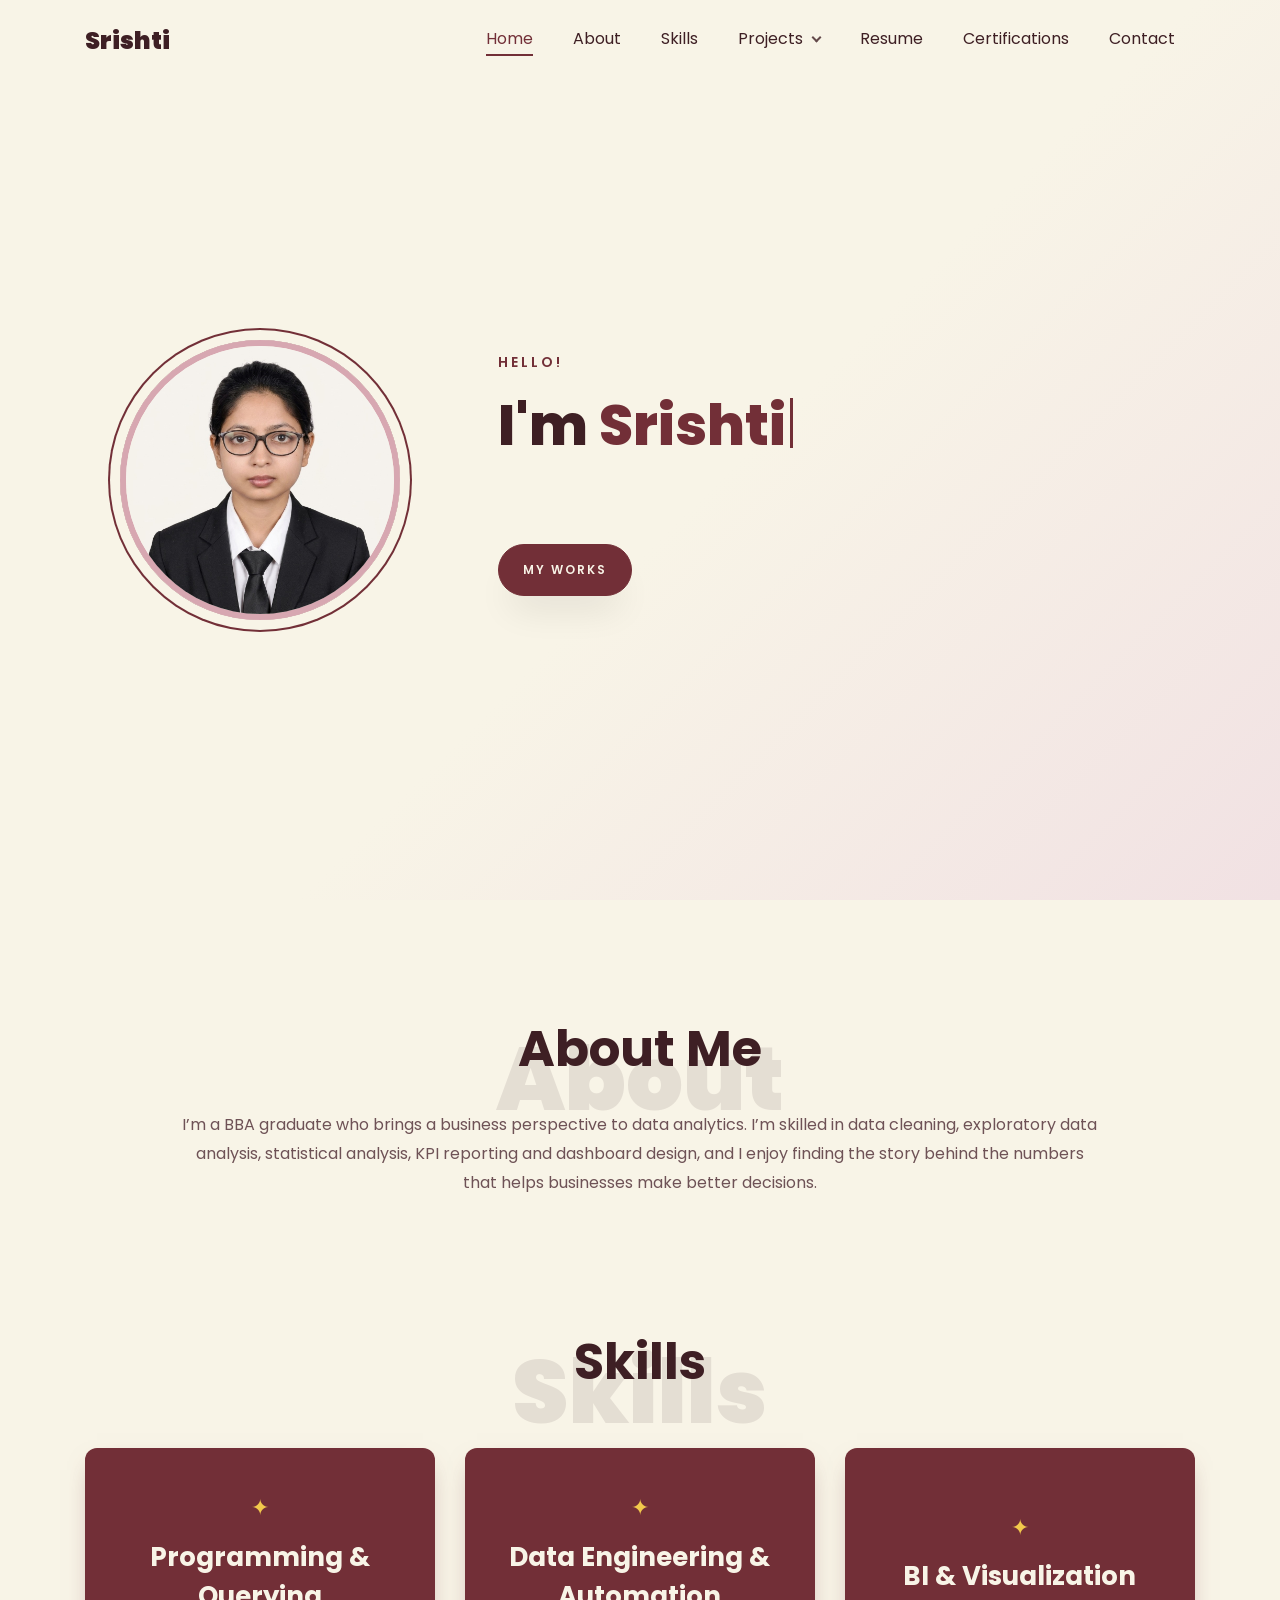
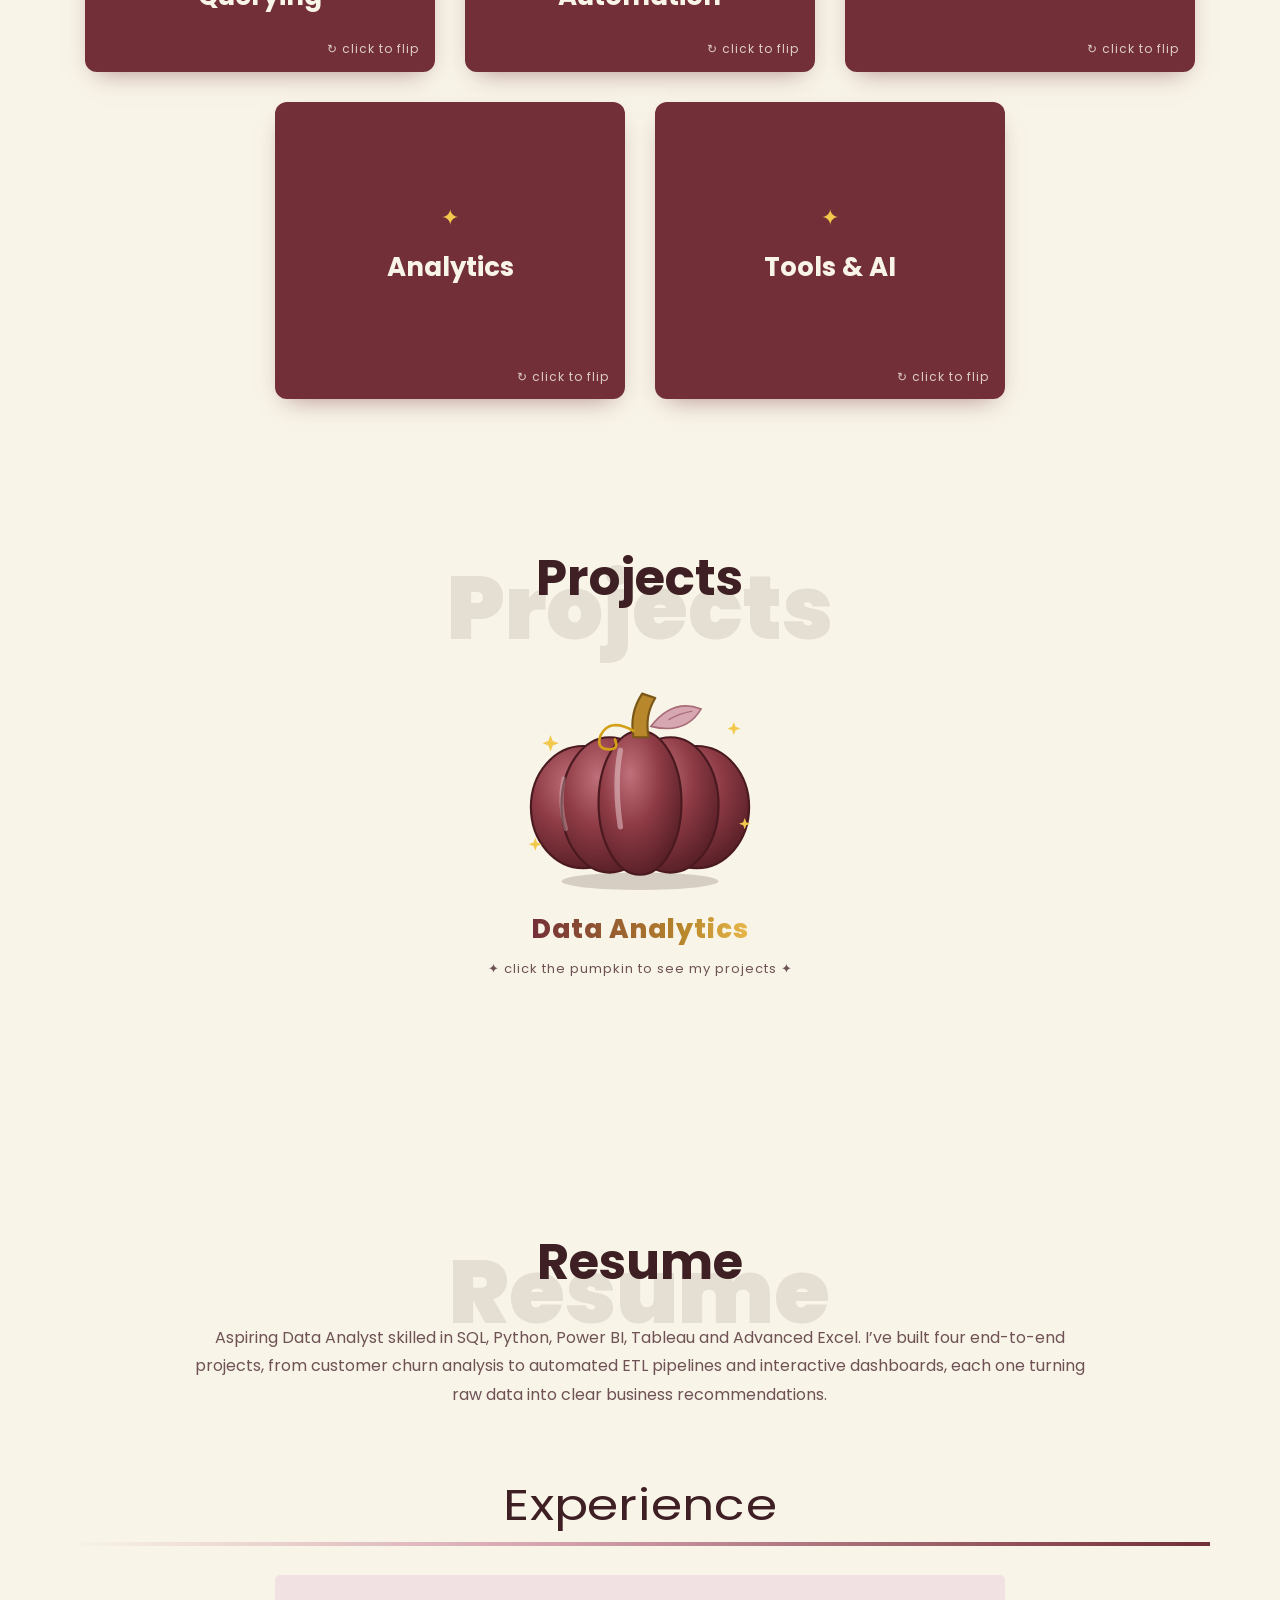
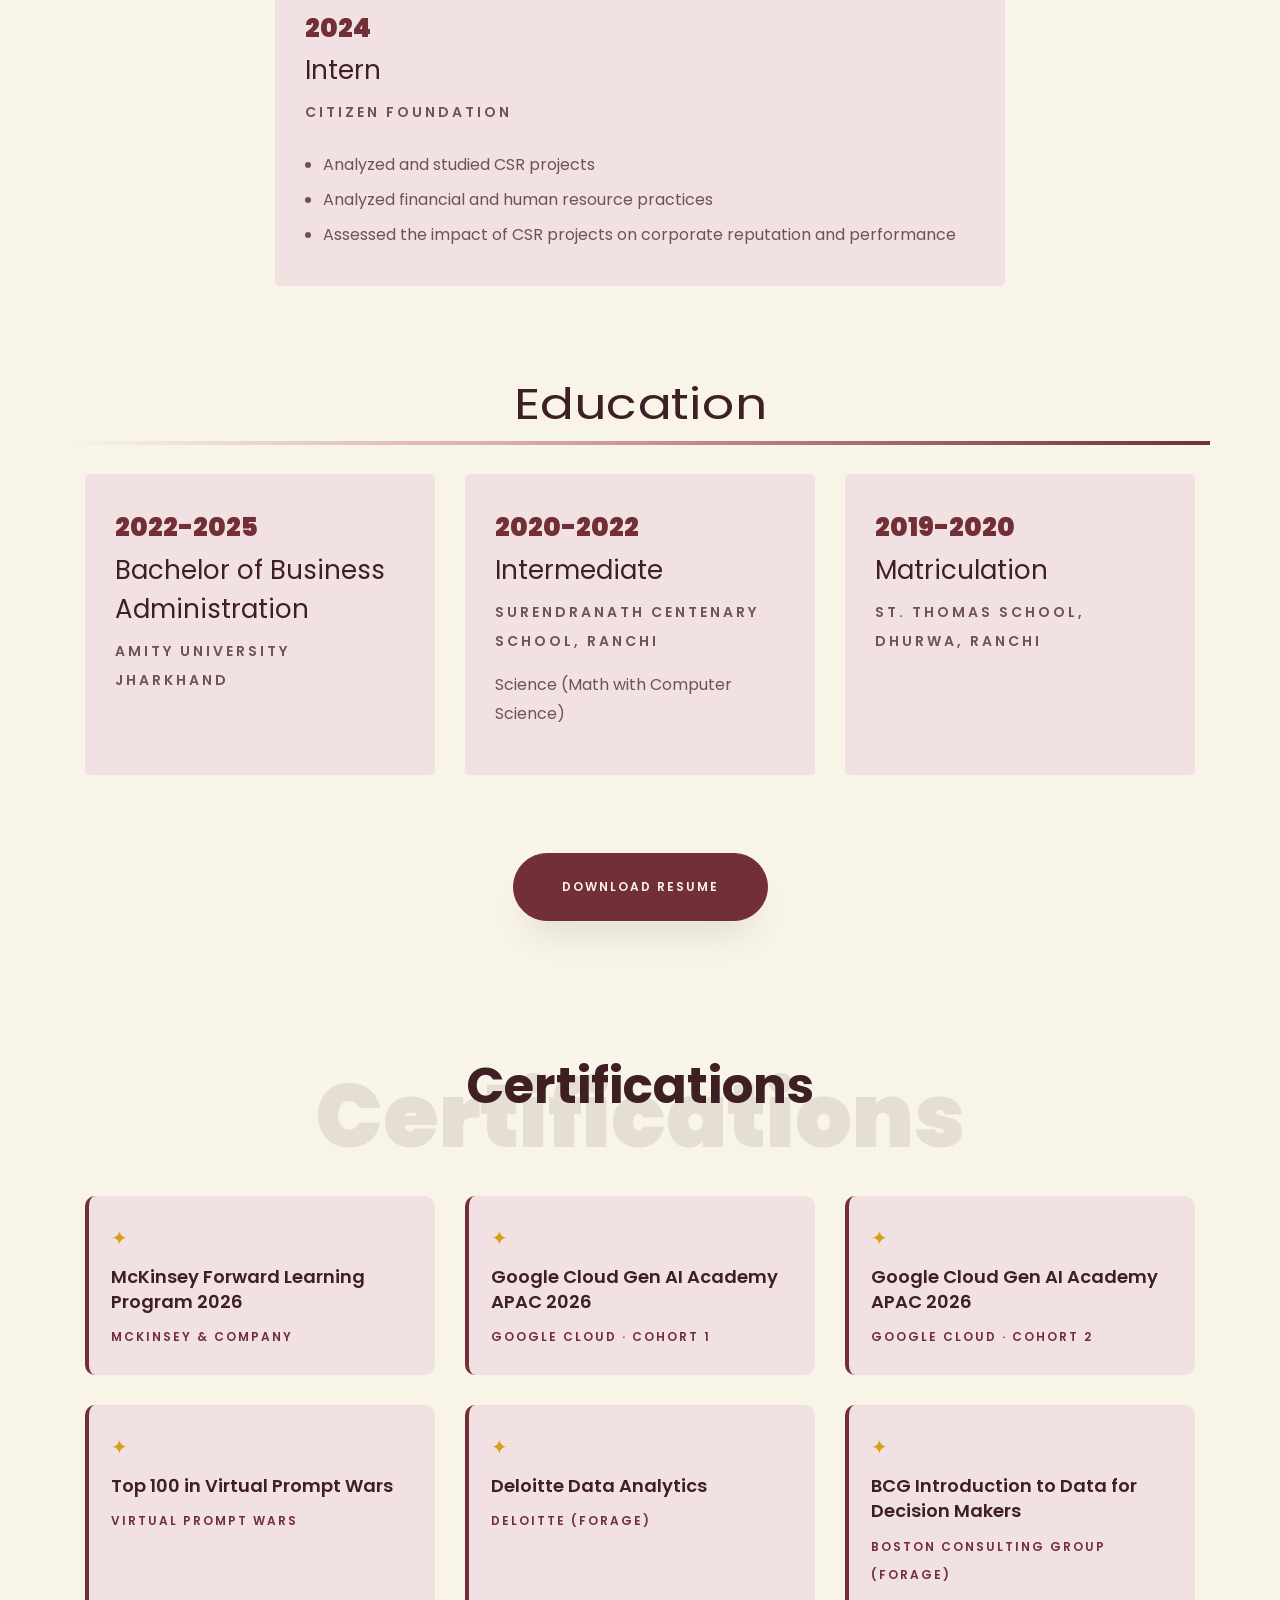
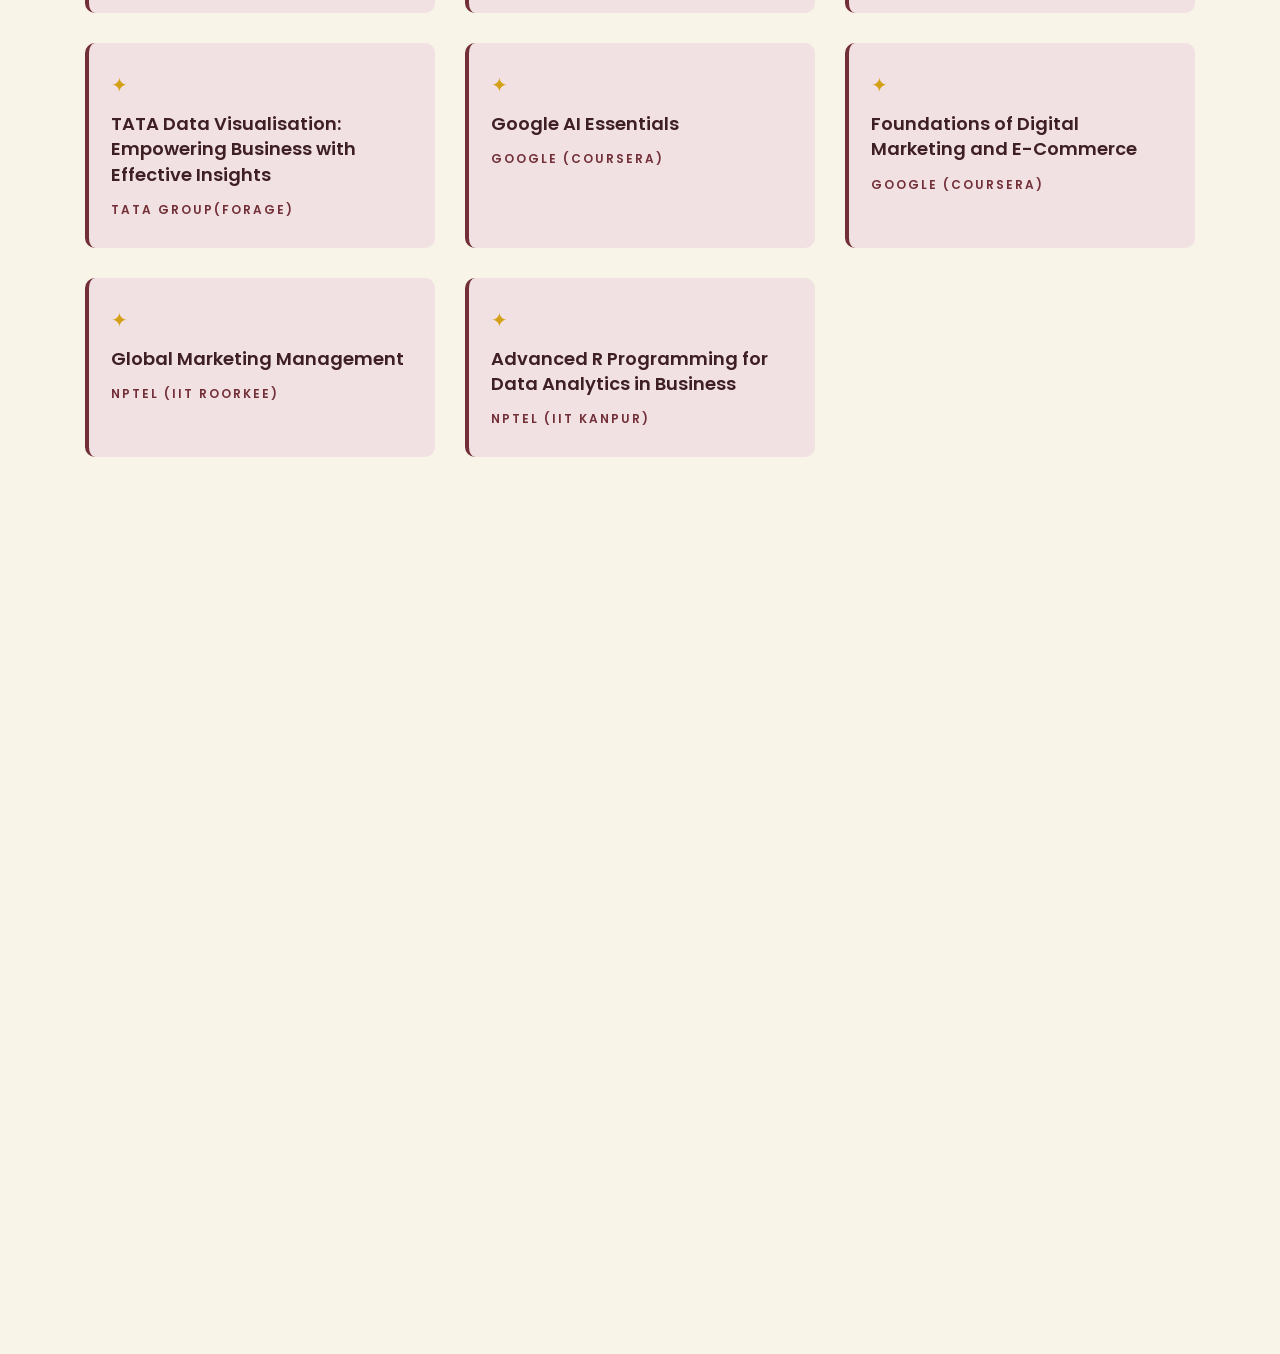
<file: index.html>
<!DOCTYPE html>
<html lang="en">
  <head>
    <title>Srishti Portfolio</title>
    <meta charset="utf-8">
    <meta name="viewport" content="width=device-width, initial-scale=1, shrink-to-fit=no">

    <!-- Link preview: what LinkedIn, WhatsApp, X etc. show when this site's link is shared -->
    <meta name="description" content="Portfolio of Srishti: end-to-end projects in SQL, Python, Power BI, Tableau and Excel.">
    <meta property="og:type" content="website">
    <meta property="og:title" content="Srishti | Portfolio">
    <meta property="og:description" content="End-to-end data analytics projects in SQL, Python, Power BI, Tableau and Excel, turning raw data into clear business recommendations.">
    <meta property="og:url" content="https://srishti-portfolio.github.io/srishti-portfolio-04/">
    <meta property="og:image" content="https://srishti-portfolio.github.io/srishti-portfolio-04/images/preview.jpg">
    <meta property="og:image:width" content="1200">
    <meta property="og:image:height" content="627">
    <meta property="og:image:alt" content="Srishti, Portfolio">
    <meta name="twitter:card" content="summary_large_image">

    <!-- Every time the site opens: hide the hero lines until the typing animation starts (see js/site.js) -->
    <script>
      (function () {
        try {
          var reduce = window.matchMedia && window.matchMedia("(prefers-reduced-motion: reduce)").matches;
          if (!reduce) {
            var root = document.documentElement;
            root.classList.add("type-intro");
            // Safety net: never keep the text hidden for long if a script fails to load.
            setTimeout(function () { root.classList.remove("type-intro"); }, 6000);
          }
        } catch (e) {}
      })(); 
    </script>

    <link href="https://fonts.googleapis.com/css?family=Poppins:100,200,300,400,500,600,700,800,900" rel="stylesheet">

    <link rel="stylesheet" href="css/animate.css">
    <link rel="stylesheet" href="css/icomoon.css">
    <link rel="stylesheet" href="css/style.css">
 


    <style>

      /*======================================
      //--//-->   PHONE MENU ICON (three lines, drawn with CSS)
      ======================================*/
      .menu-icon {
        position: relative;
        display: inline-block;
        width: 20px;
        height: 2px;
        margin-right: 6px;
        vertical-align: middle;
        background: currentColor;
        border-radius: 2px;
      }
      .menu-icon::before,
      .menu-icon::after {
        content: "";
        position: absolute;
        left: 0;
        width: 20px;
        height: 2px;
        background: currentColor;
        border-radius: 2px;
      }
      .menu-icon::before { top: -6px; }
      .menu-icon::after { top: 6px; }

      /*======================================
      //--//-->   ABOUT
      ======================================*/

      .about-mf .box-shadow-full {
        padding-top: 4rem;
        padding-bottom: 4rem;
      }

      .about-mf .about-img {
        margin-bottom: 2rem;
      }

      .about-mf .about-img img {
        margin-left: 10px;
      }


      .skill-mf .progress {
        /* background-color: #cde1f8; */
        margin: .5rem 0 1.2rem 0;
        border-radius: 0;
        height: .7rem;
      }

      .skill-mf .progress .progress-bar {
        height: .7rem;
        background-color: var(--burgundy);
      }


      /*======================================
      //--//-->   HOME (photo on the left)
      ======================================*/
      .hero-simple {
        min-height: 100vh;
        display: flex;
        align-items: center;
        padding: 120px 0 60px;
        background: linear-gradient(135deg, var(--cream) 55%, var(--pink-light) 100%);
      }
      .hero-photo {
        width: 280px;
        height: 280px;
        border-radius: 50%;
        overflow: hidden;
        margin: 0 auto;
        border: 6px solid var(--dusty-pink);
        box-shadow: 0 0 0 10px var(--cream), 0 0 0 12px var(--burgundy);
      }
      .hero-photo img {
        width: 100%;
        height: 100%;
        object-fit: cover;
        object-position: center 30%;
      }
      .hero-simple .subheading {
        font-weight: 600;
        font-size: 14px;
        letter-spacing: 3px;
        text-transform: uppercase;
        color: var(--burgundy);
      }
      .hero-simple h1 {
        font-size: 56px;
        font-weight: 800;
        color: var(--text-dark);
        line-height: 1.2;
      }
      .hero-simple h1 span { color: var(--burgundy); }
      .hero-simple h2 {
        font-size: 30px;
        font-weight: 400;
        color: var(--text-dark);
      }
      @media (max-width: 767.98px) {
        .hero-photo { width: 200px; height: 200px; margin-bottom: 30px; }
        .hero-simple h1 { font-size: 38px; }
        .hero-simple h2 { font-size: 24px; }
      }


      /* Typing animation (first visit only) */
      .type-intro #hero-title,
      .type-intro #hero-role { visibility: hidden; }
      .typing-caret {
        display: inline-block;
        width: 3px;
        height: 0.9em;
        margin-left: 4px;
        vertical-align: -0.05em;
        background: var(--burgundy);
        animation: caret-blink 0.8s steps(1) infinite;
      }
      @keyframes caret-blink { 50% { opacity: 0; } }


      /*======================================
      //--//-->   SKILLS (flip cards)
      //  Front = heading, back = list of skills.
      //  Flips only when clicked / tapped (or Enter on the keyboard).
      ======================================*/
      .flip-card {
        width: 100%;
        perspective: 1200px;
        margin-bottom: 30px;
        outline: none;
      }
      .flip-inner {
        display: grid;            /* both faces share one cell, so the card is as tall as the bigger face */
        height: 100%;
        transition: transform 0.7s cubic-bezier(.4, .2, .2, 1);
        transform-style: preserve-3d;
      }
      .flip-card.flipped .flip-inner { transform: rotateY(180deg); }
      .flip-card:hover .flip-face { box-shadow: 0 16px 30px -12px rgba(114, 47, 55, 0.55); }
      .flip-card:focus-visible .flip-face { box-shadow: 0 0 0 3px var(--dusty-pink); }
      .flip-face {
        grid-area: 1 / 1;
        border-radius: 12px;
        padding: 28px 24px 44px;
        min-height: 210px;
        -webkit-backface-visibility: hidden;
        backface-visibility: hidden;
        position: relative;
        transition: box-shadow 0.3s ease;
      }
      .flip-front {
        background: var(--burgundy);
        display: flex;
        flex-direction: column;
        align-items: center;
        justify-content: center;
        text-align: center;
        box-shadow: 0 10px 25px -12px rgba(114, 47, 55, 0.6);
      }
      .flip-front h3 {
        color: var(--cream);
        font-size: 26px;
        font-weight: 700;
        margin: 0;
      }
      .flip-front .flip-star { color: #F2C94C; font-size: 22px; margin-bottom: 10px; }
      .flip-front .flip-hint { color: var(--cream); }
      .flip-back {
        transform: rotateY(180deg);
        background: var(--pink-light);
        border-top: 4px solid var(--burgundy);
        box-shadow: 0 10px 25px -12px rgba(114, 47, 55, 0.35);
      }
      .skill-chips { display: flex; flex-wrap: wrap; gap: 8px; }
      .skill-chip {
        background: var(--cream);
        color: var(--text-dark);
        border: 1px solid rgba(114, 47, 55, 0.25);
        border-radius: 20px;
        padding: 4px 12px;
        font-size: 13.5px;
        line-height: 1.5;
      }
      .flip-hint {
        position: absolute;
        right: 16px;
        bottom: 12px;
        font-size: 12px;
        letter-spacing: 1px;
        color: var(--burgundy);
        opacity: 0.8;
      }
      @media (prefers-reduced-motion: reduce) {
        .flip-inner { transition: none; }
      }


      /*======================================
      //--//-->   "HAVE A QUESTION?" POPUP FORM
      ======================================*/
      .qmodal {
        position: fixed;
        inset: 0;
        z-index: 10000;
        display: flex;
        align-items: center;
        justify-content: center;
        padding: 16px;
      }
      .qmodal[hidden] { display: none; }
      .qmodal-backdrop {
        position: absolute;
        inset: 0;
        background: rgba(62, 31, 36, 0.6);
        animation: qfade 0.25s ease;
      }
      .qmodal-box {
        position: relative;
        width: 100%;
        max-width: 520px;
        max-height: calc(100vh - 32px);
        overflow-y: auto;
        background: var(--cream);
        border-top: 5px solid var(--burgundy);
        border-radius: 14px;
        padding: 32px 28px 28px;
        box-shadow: 0 25px 60px -15px rgba(62, 31, 36, 0.6);
        animation: qpop 0.3s cubic-bezier(.2, .9, .3, 1.2);
      }
      .qmodal-box h3 { color: var(--text-dark); font-weight: 700; font-size: 26px; margin-bottom: 20px; }
      .qmodal-box h3 span { color: var(--burgundy); }
      .qmodal-close {
        position: absolute;
        top: 10px;
        right: 14px;
        background: none;
        border: none;
        font-size: 30px;
        line-height: 1;
        color: var(--burgundy);
        padding: 4px 8px;
      }
      .qmodal-box label {
        display: block;
        font-weight: 600;
        font-size: 14px;
        color: var(--text-dark);
        margin-bottom: 6px;
      }
      .qmodal-box input[type="text"],
      .qmodal-box input[type="email"],
      .qmodal-box textarea {
        display: block;
        width: 100%;
        background: #fff;
        color: var(--text-dark);
        border: 1px solid rgba(114, 47, 55, 0.3);
        border-radius: 8px;
        padding: 10px 14px;
        font-size: 15px;
        font-family: inherit;
        margin-bottom: 18px;
        resize: vertical;
      }
      .qmodal-box input[type="text"]:focus,
      .qmodal-box input[type="email"]:focus,
      .qmodal-box textarea:focus {
        outline: none;
        border-color: var(--burgundy);
        box-shadow: 0 0 0 3px rgba(215, 167, 177, 0.6);
      }
      .qmodal-box label .qmodal-note { font-weight: 400; color: var(--text-muted); }
      .qmodal-box .qmodal-honey { position: absolute; left: -9999px; width: 1px; height: 1px; opacity: 0; }
      .qmodal-status { min-height: 1.5em; font-size: 14px; margin-bottom: 12px; color: var(--text-muted); }
      .qmodal-status.ok { color: #2E7D4F; font-weight: 600; }
      .qmodal-status.err { color: var(--burgundy); font-weight: 600; }
      .qmodal-box button[type="submit"][disabled] { opacity: 0.6; }
      @keyframes qfade { from { opacity: 0; } }
      @keyframes qpop { from { opacity: 0; transform: translateY(20px) scale(0.96); } }
      @media (prefers-reduced-motion: reduce) {
        .qmodal-backdrop, .qmodal-box { animation: none; }
      }


      /*======================================
      //--//-->   CERTIFICATIONS
      ======================================*/
      .cert-card {
        background: var(--pink-light);
        border-left: 4px solid var(--burgundy);
        border-radius: 10px;
        padding: 24px 22px;
        margin-bottom: 30px;
        transition: transform 0.25s ease, box-shadow 0.25s ease;
      }
      .cert-card:hover {
        transform: translateY(-4px);
        box-shadow: 0 14px 28px -14px rgba(114, 47, 55, 0.5);
      }
      .cert-card .cert-icon { color: #D4A017; font-size: 20px; display: block; margin-bottom: 8px; }
      .cert-card h3 { font-size: 18px; font-weight: 600; color: var(--text-dark); line-height: 1.4; margin-bottom: 8px; }
      .cert-card h3 a { color: inherit; }
      .cert-card h3 a:hover { color: var(--burgundy); }
      .cert-card .cert-issuer {
        font-size: 12px;
        letter-spacing: 2px;
        text-transform: uppercase;
        color: var(--burgundy);
        font-weight: 600;
      }


      /*======================================
      //--//-->   PROJECTS: magic pumpkin portal
      ======================================*/
      .pumpkin-portal {
        display: inline-flex;
        flex-direction: column;
        align-items: center;
        text-decoration: none !important;
        padding: 10px 20px 20px;
      }
      .pumpkin-svg {
        width: 240px;
        max-width: 70vw;
        height: auto;
        overflow: visible;
        animation: pk-float 3.2s ease-in-out infinite;
        transition: filter 0.3s ease;
      }
      .pumpkin-portal:hover .pumpkin-svg,
      .pumpkin-portal:focus-visible .pumpkin-svg {
        filter: drop-shadow(0 0 18px rgba(242, 201, 76, 0.55));
      }
      .pk-star { fill: #F2C94C; transform-box: fill-box; transform-origin: center; animation: pk-twinkle 2s ease-in-out infinite; }
      .pk-star.s2 { animation-delay: .5s; }
      .pk-star.s3 { animation-delay: 1s; }
      .pk-star.s4 { animation-delay: 1.5s; }
      .pumpkin-label {
        margin-top: 14px;
        font-size: 26px;
        font-weight: 800;
        letter-spacing: 1px;
        color: var(--burgundy); /* fallback for very old browsers */
        background: linear-gradient(90deg, var(--burgundy) 0%, #B8862B 35%, #E8B84A 50%, #B8862B 65%, var(--burgundy) 100%);
        background-size: 200% auto;
        -webkit-background-clip: text;
        background-clip: text;
        -webkit-text-fill-color: transparent;
        animation: pk-shimmer 4s linear infinite;
      }
      @keyframes pk-shimmer { to { background-position: -200% center; } }
      .pumpkin-hint {
        margin-top: 4px;
        font-size: 13px;
        letter-spacing: 1px;
        color: var(--text-muted);
      }
      /* while the spell is being cast */
      .pumpkin-portal.is-casting .pumpkin-svg {
        animation: pk-cast 0.65s ease-in-out forwards;
        filter: drop-shadow(0 0 28px rgba(242, 201, 76, 0.9));
      }
      @keyframes pk-float { 50% { transform: translateY(-8px); } }
      @keyframes pk-twinkle { 50% { transform: scale(0.4); opacity: 0.4; } }
      @keyframes pk-cast {
        0% { transform: scale(1) rotate(0); }
        20% { transform: scale(1.05) rotate(-6deg); }
        40% { transform: scale(1.08) rotate(6deg); }
        60% { transform: scale(1.1) rotate(-4deg); }
        100% { transform: scale(1.18) rotate(0); }
      }
      .portal-overlay {
        position: fixed;
        inset: 0;
        z-index: 100000;
        background: radial-gradient(circle at center, #8E3B45 0%, #722F37 45%, #3E1F24 100%);
        display: flex;
        align-items: center;
        justify-content: center;
        transition: clip-path 0.75s cubic-bezier(.6, 0, .3, 1);
      }
      .portal-overlay span {
        color: #F2C94C;
        font-size: 64px;
        text-shadow: 0 0 20px rgba(242, 201, 76, 0.9);
        animation: pk-twinkle 0.8s ease-in-out infinite;
      }
      @media (prefers-reduced-motion: reduce) {
        .pumpkin-svg, .pk-star, .pumpkin-label { animation: none; }
      }


      /*======================================
      //--//-->   PROJECTS MENU DROPDOWN
      ======================================*/
      .has-dropdown { position: relative; }
      .nav-caret {
        display: inline-block;
        width: 7px;
        height: 7px;
        margin-left: 6px;
        border-right: 2px solid currentColor;
        border-bottom: 2px solid currentColor;
        transform: translateY(-3px) rotate(45deg);
        transition: transform 0.25s ease;
        opacity: 0.8;
      }
      .has-dropdown:hover .nav-caret,
      .has-dropdown:has(:focus-visible) .nav-caret { transform: translateY(1px) rotate(-135deg); }
      .has-dropdown.dd-closed .nav-caret { transform: translateY(-3px) rotate(45deg); }
      .nav-dropdown { list-style: none; margin: 0; }
      .nav-dropdown a {
        display: flex;
        align-items: center;
        gap: 8px;
        padding: 10px 16px;
        border-radius: 8px;
        color: var(--text-dark);
        font-size: 15px;
        font-weight: 500;
        white-space: nowrap;
        transition: background 0.2s ease, color 0.2s ease, box-shadow 0.3s ease;
      }
      .nav-dropdown a:hover,
      .nav-dropdown a:focus-visible { background: var(--pink-light); color: var(--burgundy); }
      .nav-dropdown .nd-star { color: #D4A017; transition: transform 0.4s ease; }
      .nav-dropdown a:hover .nd-star { transform: rotate(180deg) scale(1.2); }
      .nav-dropdown a.is-casting {
        background: var(--burgundy);
        color: var(--cream);
        box-shadow: 0 0 18px rgba(242, 201, 76, 0.8);
      }
      .nav-dropdown a.is-casting .nd-star { color: #F2C94C; animation: pk-twinkle 0.5s ease-in-out infinite; }

      /* laptops and bigger: opens below "Projects" when hovered */
      @media (min-width: 992px) {
        .nav-dropdown {
          position: absolute;
          top: 100%;
          left: 50%;
          min-width: 200px;
          padding: 8px;
          background: var(--cream);
          border-top: 3px solid var(--burgundy);
          border-radius: 10px;
          box-shadow: 0 18px 36px -14px rgba(62, 31, 36, 0.45);
          opacity: 0;
          visibility: hidden;
          transform: translate(-50%, 10px);
          transition: opacity 0.2s ease, transform 0.2s ease, visibility 0.2s;
          z-index: 1000;
        }
        .has-dropdown.dd-closed .nav-dropdown {
          opacity: 0 !important;
          visibility: hidden !important;
          transform: translate(-50%, 10px) !important;
        }
        /* invisible bridge so the menu stays open while the mouse moves down to it */
        .nav-dropdown::before { content: ""; position: absolute; left: 0; right: 0; top: -14px; height: 14px; }
        .has-dropdown:hover .nav-dropdown,
        .has-dropdown:has(:focus-visible) .nav-dropdown {
          opacity: 1;
          visibility: visible;
          transform: translate(-50%, 0);
        }
      }
      /* phones and tablets: shown under "Projects" in the opened menu */
      @media (max-width: 991.98px) {
        .nav-caret { display: none; }
        .nav-dropdown { padding: 0 0 12px 12px; margin-top: -6px; }
        .nav-dropdown a { padding: 6px 10px; }
      }


      /*======================================
      //--//-->   RESUME
      ======================================*/
      .resume-wrap ul { padding-left: 1.1rem; margin-bottom: 0; }
      .resume-wrap ul li { margin-bottom: 6px; }


      /* project image zoom effect */

      .zoom-effect {
        overflow: hidden;
        transition: transform 0.3s ease-out;
      }

      .zoom-effect:hover {
        transform: scale(1.1);
      }


      /*======================================
      //--//-->   WITCH CURSOR
      //  The numbers "3 17" are the click point (tip of the broom handle).
      ======================================*/
      html, body, * {
        cursor: url("images/witch-cursor.svg") 3 17, auto !important;
      }


    </style>

  </head>
  <body data-spy="scroll" data-target=".site-navbar-target" data-offset="300">
	  
	  
    <nav class="navbar navbar-expand-lg navbar-dark ftco_navbar ftco-navbar-light site-navbar-target" id="ftco-navbar">
	    <div class="container">
	      <a class="navbar-brand" href="index.html">Srishti</a>
	      <button class="navbar-toggler js-fh5co-nav-toggle fh5co-nav-toggle" type="button" data-toggle="collapse" data-target="#ftco-nav" aria-controls="ftco-nav" aria-expanded="false" aria-label="Toggle navigation">
	        <span class="menu-icon" aria-hidden="true"></span> Menu
	      </button>

	      <div class="collapse navbar-collapse" id="ftco-nav">
	        <ul class="navbar-nav nav ml-auto">
	          <li class="nav-item"><a href="#home-section" class="nav-link"><span>Home</span></a></li>
	          <li class="nav-item"><a href="#about-section" class="nav-link"><span>About</span></a></li>
	          <li class="nav-item"><a href="#skills-section" class="nav-link"><span>Skills</span></a></li>
	          <li class="nav-item has-dropdown">
	            <a href="#project-section" class="nav-link" aria-haspopup="true"><span>Projects <i class="nav-caret" aria-hidden="true"></i></span></a>
	            <!-- Hover menu: "Data Analytics" opens projects.html with the magic animation -->
	            <ul class="nav-dropdown">
	              <li><a href="projects.html" data-portal><span class="nd-star" aria-hidden="true">&#10022;</span> Data Analytics</a></li>
	            </ul>
	          </li>
	          <li class="nav-item"><a href="#resume-section" class="nav-link"><span>Resume</span></a></li>
	          <li class="nav-item"><a href="#certifications-section" class="nav-link"><span>Certifications</span></a></li>
	          <li class="nav-item"><a href="#contact-section" class="nav-link"><span>Contact</span></a></li>
	        </ul>
	      </div>
	    </div>
	  </nav>
	  <section id="home-section" class="hero hero-simple">
      <div class="container">
        <div class="row align-items-center">
          <!-- Profile picture (left, circular) -->
          <div class="col-md-5 col-lg-4 text-center ftco-animate">
            <div class="hero-photo">
              <img src="images/srishti.jpg" alt="Srishti">
            </div>
          </div>
          <div class="col-md-7 col-lg-8 pl-md-5 text-center text-md-left ftco-animate">
            <span class="subheading">Hello!</span>
            <h1 class="mb-3 mt-3" id="hero-title">I'm <span>Srishti</span></h1>
            <h2 class="mb-4" id="hero-role">A Data Analyst</h2>
            <p><a href="https://github.com/srishti-portfolio" target="_blank" rel="noopener" class="btn btn-primary py-3 px-4">My works</a></p>
          </div>
        </div>
      </div>
    </section>



    <section class="ftco-about img ftco-section ftco-no-pb" id="about-section">
    	<div class="container">
			<div class="row justify-content-center">
				<div class="col-md-10 heading-section text-center ftco-animate">
					<h1 class="big big-2">About</h1>
					<h2 class="mb-4">About Me</h2>
					<p>I&rsquo;m a BBA graduate who brings a business perspective to data analytics. I&rsquo;m skilled in data cleaning, exploratory data analysis, statistical analysis, KPI reporting and dashboard design, and I enjoy finding the story behind the numbers that helps businesses make better decisions.</p>
				</div>
			</div>
		</div>
    </section>



    <section class="ftco-section ftco-no-pb" id="skills-section">
    	<div class="container">
			<div class="row justify-content-center pb-4">
				<div class="col-md-10 heading-section text-center ftco-animate">
					<h1 class="big big-2">Skills</h1>
					<h2 class="mb-4">Skills</h2>
				</div>
			</div>
			<!-- Flip cards: the front shows the heading, clicking flips to the list of skills -->
			<div class="row justify-content-center">

				<div class="col-md-6 col-lg-4 d-flex ftco-animate">
					<div class="flip-card" tabindex="0" aria-label="Programming and Querying skills">
						<div class="flip-inner">
							<div class="flip-face flip-front">
								<span class="flip-star">&#10022;</span>
								<h3>Programming &amp; Querying</h3>
								<span class="flip-hint">&#8635; click to flip</span>
							</div>
							<div class="flip-face flip-back">
								<div class="skill-chips">
									<span class="skill-chip">SQL (window functions, aggregations, joins)</span>
									<span class="skill-chip">Python (Pandas, NumPy, Matplotlib, Seaborn)</span>
								</div>
								<span class="flip-hint">&#8635; flip back</span>
							</div>
						</div>
					</div>
				</div>

				<div class="col-md-6 col-lg-4 d-flex ftco-animate">
					<div class="flip-card" tabindex="0" aria-label="Data Engineering and Automation skills">
						<div class="flip-inner">
							<div class="flip-face flip-front">
								<span class="flip-star">&#10022;</span>
								<h3>Data Engineering &amp; Automation</h3>
								<span class="flip-hint">&#8635; click to flip</span>
							</div>
							<div class="flip-face flip-back">
								<div class="skill-chips">
									<span class="skill-chip">ETL pipelines</span>
									<span class="skill-chip">API data extraction</span>
									<span class="skill-chip">SQLite</span>
									<span class="skill-chip">Incremental loading</span>
									<span class="skill-chip">GitHub Actions scheduling</span>
									<span class="skill-chip">VBA macros</span>
								</div>
								<span class="flip-hint">&#8635; flip back</span>
							</div>
						</div>
					</div>
				</div>

				<div class="col-md-6 col-lg-4 d-flex ftco-animate">
					<div class="flip-card" tabindex="0" aria-label="BI and Visualization skills">
						<div class="flip-inner">
							<div class="flip-face flip-front">
								<span class="flip-star">&#10022;</span>
								<h3>BI &amp; Visualization</h3>
								<span class="flip-hint">&#8635; click to flip</span>
							</div>
							<div class="flip-face flip-back">
								<div class="skill-chips">
									<span class="skill-chip">Power BI (DAX, Power Query, data modelling)</span>
									<span class="skill-chip">Tableau</span>
									<span class="skill-chip">Advanced Excel (PivotTables, lookups, FORECAST.ETS)</span>
								</div>
								<span class="flip-hint">&#8635; flip back</span>
							</div>
						</div>
					</div>
				</div>

				<div class="col-md-6 col-lg-4 d-flex ftco-animate">
					<div class="flip-card" tabindex="0" aria-label="Analytics skills">
						<div class="flip-inner">
							<div class="flip-face flip-front">
								<span class="flip-star">&#10022;</span>
								<h3>Analytics</h3>
								<span class="flip-hint">&#8635; click to flip</span>
							</div>
							<div class="flip-face flip-back">
								<div class="skill-chips">
									<span class="skill-chip">Data cleaning and validation</span>
									<span class="skill-chip">Exploratory data analysis</span>
									<span class="skill-chip">Statistical analysis</span>
									<span class="skill-chip">A/B testing</span>
									<span class="skill-chip">Forecasting</span>
									<span class="skill-chip">KPI reporting</span>
									<span class="skill-chip">Feature engineering</span>
									<span class="skill-chip">Correlation analysis</span>
								</div>
								<span class="flip-hint">&#8635; flip back</span>
							</div>
						</div>
					</div>
				</div>

				<div class="col-md-6 col-lg-4 d-flex ftco-animate">
					<div class="flip-card" tabindex="0" aria-label="Tools and AI skills">
						<div class="flip-inner">
							<div class="flip-face flip-front">
								<span class="flip-star">&#10022;</span>
								<h3>Tools &amp; AI</h3>
								<span class="flip-hint">&#8635; click to flip</span>
							</div>
							<div class="flip-face flip-back">
								<div class="skill-chips">
									<span class="skill-chip">Git &amp; GitHub</span>
									<span class="skill-chip">Jira</span>
									<span class="skill-chip">API testing</span>
									<span class="skill-chip">Google Analytics</span>
									<span class="skill-chip">Microsoft Office Suite</span>
									<span class="skill-chip">Claude and other AI tools</span>
								</div>
								<span class="flip-hint">&#8635; flip back</span>
							</div>
						</div>
					</div>
				</div>

			</div>
		</div>
    </section>



    <section class="ftco-section" id="project-section">
      <div class="container">
        <div class="row justify-content-center mb-4">
          <div class="col-md-7 heading-section text-center ftco-animate">
            <h1 class="big big-2">Projects</h1>
            <h2 class="mb-4">Projects</h2>
          </div>
        </div>
        <div class="row justify-content-center">
          <div class="col-md-8 text-center ftco-animate">
            <!-- Magic pumpkin: clicking it plays an animation and opens projects.html -->
            <a href="projects.html" class="pumpkin-portal" data-portal aria-label="Open my Data Analytics projects">
              <svg class="pumpkin-svg" viewBox="0 0 220 200" aria-hidden="true">
                <defs>
                  <radialGradient id="pk-body" cx="38%" cy="30%" r="80%">
                    <stop offset="0" stop-color="#C0707A"/>
                    <stop offset="0.45" stop-color="#8E3B45"/>
                    <stop offset="1" stop-color="#4E1A21"/>
                  </radialGradient>
                </defs>
                <ellipse class="pk-shadow" cx="110" cy="190" rx="72" ry="8" fill="rgba(62,31,36,0.18)"/>
                <g class="pk-body">
                  <ellipse cx="58" cy="122" rx="48" ry="56" fill="url(#pk-body)" stroke="#4A1A20" stroke-width="2"/>
                  <ellipse cx="162" cy="122" rx="48" ry="56" fill="url(#pk-body)" stroke="#4A1A20" stroke-width="2"/>
                  <ellipse cx="82" cy="120" rx="44" ry="62" fill="url(#pk-body)" stroke="#4A1A20" stroke-width="2"/>
                  <ellipse cx="138" cy="120" rx="44" ry="62" fill="url(#pk-body)" stroke="#4A1A20" stroke-width="2"/>
                  <ellipse cx="110" cy="118" rx="38" ry="66" fill="url(#pk-body)" stroke="#4A1A20" stroke-width="2"/>
                  <path d="M92 70 Q86 100 92 140" stroke="rgba(241,225,227,0.45)" stroke-width="5" stroke-linecap="round" fill="none"/>
                  <path d="M40 96 Q35 118 42 142" stroke="rgba(241,225,227,0.3)" stroke-width="4" stroke-linecap="round" fill="none"/>
                </g>
                <!-- stem, leaf and curly vine -->
                <path d="M104 58 Q100 36 112 18 L124 22 Q114 38 118 58 Z" fill="#B8862B" stroke="#7A5718" stroke-width="2" stroke-linejoin="round"/>
                <path d="M120 48 q20 -26 46 -16 q-14 24 -46 16Z" fill="#D7A7B1" stroke="#A86C78" stroke-width="1.5"/>
                <path d="M136 42 q10 -6 22 -8" stroke="#A86C78" stroke-width="1.2" fill="none"/>
                <path d="M104 52 q-22 -12 -30 4 q-5 13 8 13 q9 0 5 -9" stroke="#D4A017" stroke-width="2.5" stroke-linecap="round" fill="none"/>
                <!-- twinkling sparkles -->
                <path class="pk-star s1" d="M28 56 l2 5.5 5.5 2 -5.5 2 -2 5.5 -2 -5.5 -5.5 -2 5.5 -2z"/>
                <path class="pk-star s2" d="M196 44 l1.6 4.4 4.4 1.6 -4.4 1.6 -1.6 4.4 -1.6 -4.4 -4.4 -1.6 4.4 -1.6z"/>
                <path class="pk-star s3" d="M206 132 l1.4 3.8 3.8 1.4 -3.8 1.4 -1.4 3.8 -1.4 -3.8 -3.8 -1.4 3.8 -1.4z"/>
                <path class="pk-star s4" d="M14 150 l1.6 4.4 4.4 1.6 -4.4 1.6 -1.6 4.4 -1.6 -4.4 -4.4 -1.6 4.4 -1.6z"/>
              </svg>
              <span class="pumpkin-label">Data Analytics</span>
              <span class="pumpkin-hint">&#10022; click the pumpkin to see my projects &#10022;</span>
            </a>
          </div>
        </div>
      </div>
    </section>



	
    <section class="ftco-section ftco-no-pb" id="resume-section">
    	<div class="container">
    		<div class="row justify-content-center pb-5">
          <div class="col-md-10 heading-section text-center ftco-animate">
          	<h1 class="big big-2">Resume</h1>
            <h2 class="mb-4">Resume</h2>
            <p>Aspiring Data Analyst skilled in SQL, Python, Power BI, Tableau and Advanced Excel. I&rsquo;ve built four end-to-end projects, from customer churn analysis to automated ETL pipelines and interactive dashboards, each one turning raw data into clear business recommendations.</p>
          </div>
        </div>

		<div class="row">
			<h1 class="big-4">Experience</h1>
			<div class="underline"></div>
		</div>
		<br>

		<div class="row justify-content-center">
			<div class="col-lg-8">
				<div class="resume-wrap ftco-animate">
					<span class="date">2024</span>
					<h2>Intern</h2>
					<span class="position">Citizen Foundation</span>
					<ul class="mt-4">
						<li>Analyzed and studied CSR projects</li>
						<li>Analyzed financial and human resource practices</li>
						<li>Assessed the impact of CSR projects on corporate reputation and performance</li>
					</ul>
				</div>
			</div>
		</div>

		<br>
		<br>

		<div class="row">
			<h1 class="big-4">Education</h1>
			<div class="underline"></div>
		</div>
		<br>

		<div class="row">
			<div class="col-md-4 d-flex">
				<div class="resume-wrap ftco-animate w-100">
					<span class="date">2022-2025</span>
					<h2>Bachelor of Business Administration</h2>
					<span class="position">Amity University Jharkhand</span>
				</div>
			</div>

			<div class="col-md-4 d-flex">
				<div class="resume-wrap ftco-animate w-100">
					<span class="date">2020-2022</span>
					<h2>Intermediate</h2>
					<span class="position">Surendranath Centenary School, Ranchi</span>
					<p class="mt-3">Science (Math with Computer Science)</p>
				</div>
			</div>

			<div class="col-md-4 d-flex">
				<div class="resume-wrap ftco-animate w-100">
					<span class="date">2019-2020</span>
					<h2>Matriculation</h2>
					<span class="position">St. Thomas School, Dhurwa, Ranchi</span>
				</div>
			</div>
		</div>

    		<div class="row justify-content-center mt-5">
    			<div class="col-md-6 text-center ftco-animate">
    				<p><a href="files/Srishti-Resume.pdf" download="Srishti-Resume.pdf" class="btn btn-primary py-4 px-5">Download Resume</a></p>
    			</div>
    		</div>
    	</div>
    </section>

   

    <section class="ftco-section ftco-no-pb" id="certifications-section">
    	<div class="container">
			<div class="row justify-content-center pb-5">
				<div class="col-md-10 heading-section text-center ftco-animate">
					<h1 class="big big-2">Certifications</h1>
					<h2 class="mb-4">Certifications</h2>
				</div>
			</div>

			<div class="row justify-content-center">
				<div class="col-md-6 col-lg-4 d-flex ftco-animate">
					<div class="cert-card w-100">
						<span class="cert-icon">&#10022;</span>
            <a href="https://drive.google.com/file/d/1SIov3qUinlxXLbSLhuRNVd-5D9qD2-C-/view?usp=sharing" target="_blank" rel="noopener">
              <h3>McKinsey Forward Learning Program 2026</h3>
            </a>
						<span class="cert-issuer">McKinsey &amp; Company</span>
					</div>
				</div>

        <div class="col-md-6 col-lg-4 d-flex ftco-animate">
					<div class="cert-card w-100">
						<span class="cert-icon">&#10022;</span>
            <a href="https://drive.google.com/file/d/1vhWCIBHKBxWo1Fn9Js1M3XGRoR6aenfD/view?usp=sharing" target="_blank" rel="noopener">
						  <h3>Google Cloud Gen AI Academy APAC 2026</h3>
            </a>
						<span class="cert-issuer">Google Cloud &middot; Cohort 1 </span>
					</div>
				</div>

        <div class="col-md-6 col-lg-4 d-flex ftco-animate">
					<div class="cert-card w-100">
						<span class="cert-icon">&#10022;</span>
            <a href="https://drive.google.com/file/d/1eDarr-mvvC7ssH-_45sE9euUMN8kWjlL/view?usp=sharing" target="_blank" rel="noopener">
              <h3>Google Cloud Gen AI Academy APAC 2026</h3>
            </a>
						<span class="cert-issuer">Google Cloud &middot; Cohort 2 </span>
					</div>
				</div>

        <div class="col-md-6 col-lg-4 d-flex ftco-animate">
					<div class="cert-card w-100">
						<span class="cert-icon">&#10022;</span>
            <a href="https://drive.google.com/file/d/17OsyaAVUkQ3dxZOx6DnQ_vRSJRBQhTcW/view?usp=sharing" target="_blank" rel="noopener">
              <h3>Top 100 in Virtual Prompt Wars</h3>
            </a>
						<span class="cert-issuer">Virtual Prompt Wars</span>
					</div>
				</div>

				<div class="col-md-6 col-lg-4 d-flex ftco-animate">
					<div class="cert-card w-100">
						<span class="cert-icon">&#10022;</span>
            <a href="https://drive.google.com/file/d/1yABAqiI6Hj7vxnkGhmgVUYE3O9yMeXH-/view?usp=sharing" target="_blank" rel="noopener">
              <h3>Deloitte Data Analytics</h3>
            </a>
						<span class="cert-issuer">Deloitte (Forage)</span>
					</div>
				</div>

				<div class="col-md-6 col-lg-4 d-flex ftco-animate">
					<div class="cert-card w-100">
						<span class="cert-icon">&#10022;</span>
            <a href="https://drive.google.com/file/d/1KWnIt8jgkPyTQsz-nhAZQCyRDIoFMPIh/view?usp=sharing" target="_blank" rel="noopener">
						<h3>BCG Introduction to Data for Decision Makers</h3>
            </a>
						<span class="cert-issuer">Boston Consulting Group (Forage)</span>
					</div>
				</div>

				<div class="col-md-6 col-lg-4 d-flex ftco-animate">
					<div class="cert-card w-100">
						<span class="cert-icon">&#10022;</span>
            <a href="https://drive.google.com/file/d/1DLhYgaim5AbDrLYhgGj2qp6aHNoBbakB/view?usp=sharing" target="_blank" rel="noopener">
              <h3>TATA Data Visualisation: Empowering Business with Effective Insights</h3>
            </a>
						<span class="cert-issuer">Tata Group(Forage)</span>
					</div>
				</div>

        <div class="col-md-6 col-lg-4 d-flex ftco-animate">
					<div class="cert-card w-100">
						<span class="cert-icon">&#10022;</span>
            <a href="https://drive.google.com/file/d/1izG87-ylbElX1QFVX5rNYKvqCZsY4jEx/view?usp=sharing" target="_blank" rel="noopener">
              <h3>Google AI Essentials</h3>
            </a>
						<span class="cert-issuer">Google (Coursera)</span>
					</div>
				</div>

         <div class="col-md-6 col-lg-4 d-flex ftco-animate">
					<div class="cert-card w-100">
						<span class="cert-icon">&#10022;</span>
            <a href="https://drive.google.com/file/d/1Qx9lhp344v94TSC-fV9DGSn1Zszofo5J/view?usp=sharing" target="_blank" rel="noopener">
              <h3>Foundations of Digital Marketing and E-Commerce</h3>
            </a>
						<span class="cert-issuer">Google (Coursera)</span>
					</div>
				</div>

				<div class="col-md-6 col-lg-4 d-flex ftco-animate">
					<div class="cert-card w-100">
						<span class="cert-icon">&#10022;</span>
            <a href="https://drive.google.com/file/d/1u6XECGF0svpW_fQpOcNR3zhUnW-5F6e6/view?usp=sharing" target="_blank" rel="noopener">
              <h3>Global Marketing Management</h3>
            </a>
						<span class="cert-issuer">NPTEL (IIT Roorkee)</span>
					</div>
				</div>

        <div class="col-md-6 col-lg-4 d-flex ftco-animate">
					<div class="cert-card w-100">
						<span class="cert-icon">&#10022;</span>
            <a href="https://drive.google.com/file/d/1IFcMc7ECfQs-uJ34YSKYFgQZbOO9iMpa/view?usp=sharing" target="_blank" rel="noopener">
              <h3>Advanced R Programming for Data Analytics in Business</h3>
            </a>
						<span class="cert-issuer">NPTEL (IIT Kanpur)</span>
					</div>
				</div>

        <div class="col-md-6 col-lg-4 d-flex ftco-animate">
					<div class="cert-card w-100">
						<span class="cert-icon">&#10022;</span>
            <a href="https://drive.google.com/file/d/1TWwPTWKrGH62tt2Enm50yWLFHlVD5zRz/view?usp=sharing" target="_blank" rel="noopener">
              <h3>Enhancing Soft Skills and Personality</h3>
            </a>
						<span class="cert-issuer">NPTEL (IIT Kanpur)</span>
					</div>
				</div>
				
			</div>
		</div>
    </section>







    <section class="ftco-section contact-section ftco-no-pb" id="contact-section">
      <div class="container">
      	<div class="row justify-content-center mb-5 pb-3">
          <div class="col-md-7 heading-section text-center ftco-animate">
            <h1 class="big big-2">Contact</h1>
            <h2 class="mb-4">Contact Me</h2>
            <p>Below are the details to reach out to me!</p>
          </div>
        </div>

        <div class="row d-flex contact-info mb-5">
          <div class="col-md-6 col-lg-3 d-flex ftco-animate">
          	<div class="align-self-stretch box p-4 text-center">
          		<div class="icon d-flex align-items-center justify-content-center">
          			<span class="icon-map-signs"></span>
          		</div>
          		<h3 class="mb-4">Address</h3>
	            <p>Ranchi, Jharkhand, India</p>
	          </div>
          </div>
          <div class="col-md-6 col-lg-3 d-flex ftco-animate">
          	<div class="align-self-stretch box p-4 text-center">
          		<div class="icon d-flex align-items-center justify-content-center">
          			<span class="icon-phone2"></span>
          		</div>
          		<h3 class="mb-4">Contact Number</h3>
	            <p><a href="tel:+918271244367">+91 8271244367</a></p>
	          </div>
          </div>
          <div class="col-md-6 col-lg-3 d-flex ftco-animate">
          	<div class="align-self-stretch box p-4 text-center">
          		<div class="icon d-flex align-items-center justify-content-center">
          			<span class="icon-paper-plane"></span>
          		</div>
          		<h3 class="mb-4">Email Address</h3>
	            <p><a href="mailto:srishtivinita13@gmail.com">srishtivinita13@gmail.com</a></p>
	          </div>
          </div>
          <div class="col-md-6 col-lg-3 d-flex ftco-animate">
          	<div class="align-self-stretch box p-4 text-center">
          		<div class="icon d-flex align-items-center justify-content-center">
          			<span class="icon-globe"></span>
          		</div>
          		<h3 class="mb-4">Download Resume</h3>
	            <p><a href="files/Srishti-Resume.pdf" download="Srishti-Resume.pdf">Download PDF</a></p>
	          </div>
          </div>

		  <div class="container">
			<br>
			<br>
			<div class="row justify-content-center">
				<div class="col-md-7 ftco-animate text-center">
					<h2>Have a<span> Question?  </span> <a href="#question-modal" id="open-question" class="btn btn-primary py-3 px-5" aria-haspopup="dialog">Click Here</a> </h2>
				</div>
			</div>
				<br>
					<ul class="ftco-footer-social list-unstyled d-flex justify-content-center align-items-center mb-0">
					  <li class="ftco-animate normal-txt">Find me on  </li>
					  					  <li class="ftco-animate"><a href="https://www.linkedin.com/in/srishti-b6a06b2b4/" target="_blank" rel="noopener" aria-label="LinkedIn"><span class="icon-linkedin"></span></a></li>
					  <li class="ftco-animate"><a href="https://github.com/srishti-portfolio" target="_blank" rel="noopener" aria-label="GitHub"><span class="icon-github"></span></a></li>
					</ul>
				<br>
		   </div>
   </div>
 </section>


 
	



  <!-- "Have a question?" popup form.
       Messages are delivered to your email through FormSubmit (formsubmit.co).
       The very first message sends you an activation email; click "Activate Form" in it once. -->
  <div class="qmodal" id="question-modal" hidden>
    <div class="qmodal-backdrop" data-close></div>
    <div class="qmodal-box" role="dialog" aria-modal="true" aria-labelledby="qmodal-title">
      <button type="button" class="qmodal-close" data-close aria-label="Close">&times;</button>
      <h3 id="qmodal-title">Have a <span>question?</span></h3>
      <form id="question-form" action="https://formsubmit.co/ajax/srishtivinita13@gmail.com" method="POST" novalidate>
        <label for="q-email">Your email <span class="qmodal-note">(so I can reply to you)</span></label>
        <input type="email" id="q-email" name="email" maxlength="200" autocomplete="email" placeholder="e.g. yourname@gmail.com" required>
        <label for="q-subject">Subject</label>
        <input type="text" id="q-subject" name="subject" maxlength="150" required>
        <label for="q-message">Message</label>
        <textarea id="q-message" name="message" rows="6" required></textarea>
        <!-- spam trap: real people never fill this in -->
        <input type="text" name="_honey" class="qmodal-honey" tabindex="-1" autocomplete="off" aria-hidden="true">
        <p class="qmodal-status" id="q-status" role="status" aria-live="polite"></p>
        <button type="submit" class="btn btn-primary py-3 px-5">Submit</button>
      </form>
    </div>
  </div>

  <!-- loader -->
  <div id="ftco-loader" class="show fullscreen"><svg class="circular" width="48px" height="48px"><circle class="path-bg" cx="24" cy="24" r="22" fill="none" stroke-width="4" stroke="#eeeeee"/><circle class="path" cx="24" cy="24" r="22" fill="none" stroke-width="4" stroke-miterlimit="10" stroke="#722F37"/></svg></div>


  <script src="js/jquery.min.js"></script>
  <script src="js/bootstrap.min.js"></script>
  <script src="js/jquery.waypoints.min.js"></script>
  
  <script src="js/main.js"></script>
  <script src="js/witch-sparkles.js"></script>
  <script src="js/site.js"></script>
    
  </body>
</html>
</file>
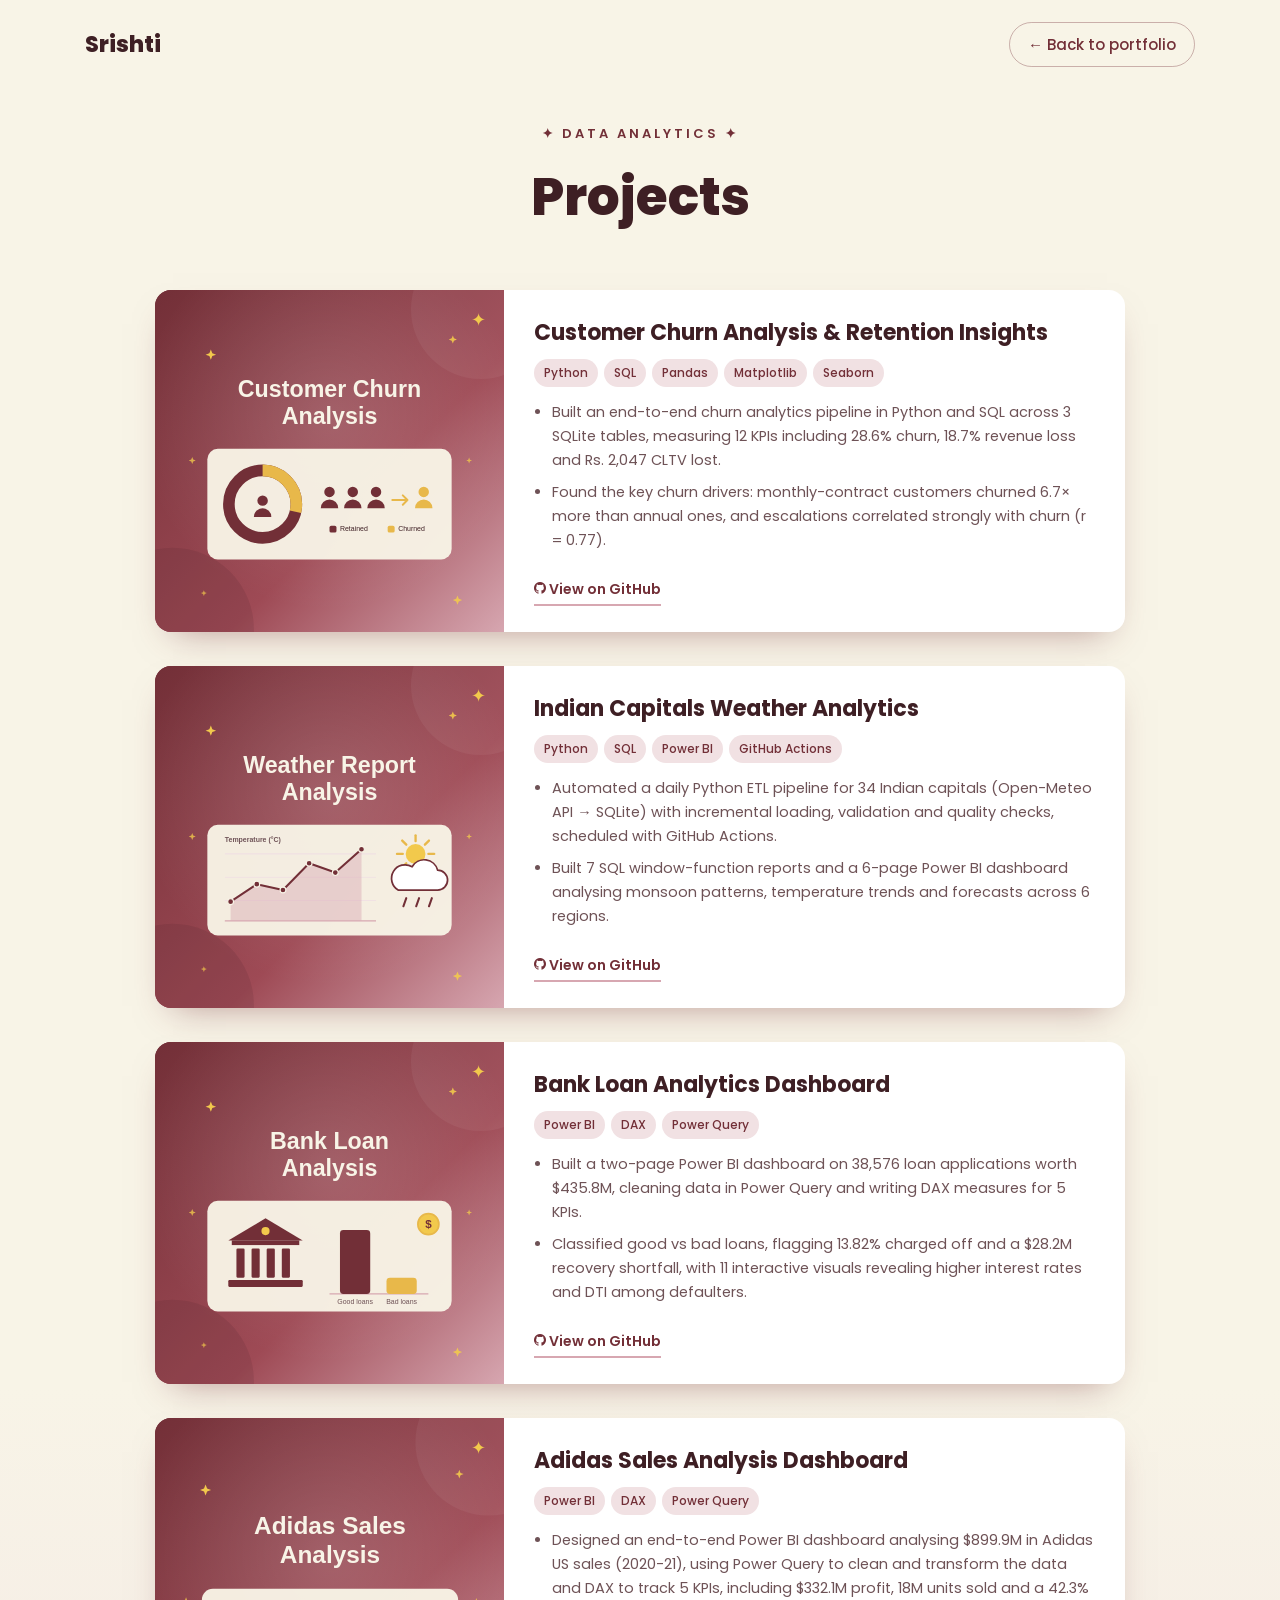
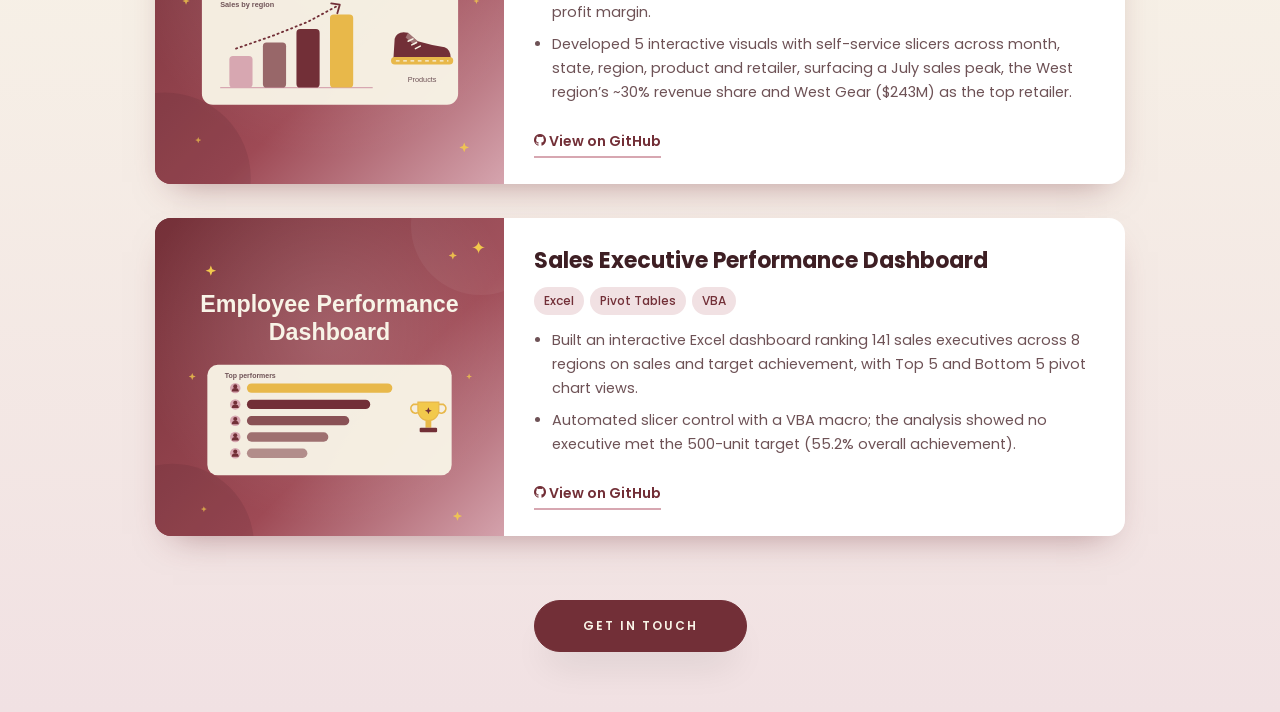
<file: projects.html>
<!DOCTYPE html>
<html lang="en">
  <head>
    <title>Projects | Srishti</title>
    <meta charset="utf-8">
    <meta name="viewport" content="width=device-width, initial-scale=1, shrink-to-fit=no">
    <link href="https://fonts.googleapis.com/css?family=Poppins:300,400,500,600,700,800" rel="stylesheet">
    <link rel="stylesheet" href="css/icomoon.css">
    <link rel="stylesheet" href="css/style.css">
    <link rel="stylesheet" href="css/projects.css">
  </head>
  <body>

    <!-- Arrival magic: a burgundy swirl that shrinks away as the page appears -->
    <div class="arrive-overlay" aria-hidden="true"><span>&#10022;</span></div>

    <header class="pj-header">
      <div class="container d-flex align-items-center justify-content-between">
        <a class="pj-brand" href="index.html">Srishti</a>
        <a class="pj-back" href="index.html#project-section">&larr; Back to portfolio</a>
      </div>
    </header>

    <main>
      <section class="pj-intro container text-center">
        <span class="pj-kicker">&#10022; Data Analytics &#10022;</span>
        <h1>Projects</h1>
      </section>

      <section class="pj-list container" aria-label="Projects">

        <article class="pj-card">
          <div class="pj-media">
            <img src="images/project-customer-churn-analysis.svg" alt="Customer Churn Analysis">
          </div>
          <div class="pj-body">
            <h2><a href="https://github.com/srishti-portfolio/churn-analysis" target="_blank" rel="noopener">Customer Churn Analysis &amp; Retention Insights</a></h2>
            <div class="pj-tags"><span>Python</span><span>SQL</span><span>Pandas</span><span>Matplotlib</span><span>Seaborn</span></div>
            <ul>
              <li>Built an end-to-end churn analytics pipeline in Python and SQL across 3 SQLite tables, measuring 12 KPIs including 28.6% churn, 18.7% revenue loss and Rs. 2,047 CLTV lost.</li>
              <li>Found the key churn drivers: monthly-contract customers churned 6.7&times; more than annual ones, and escalations correlated strongly with churn (r = 0.77).</li>
            </ul>
            <a class="pj-link" href="https://github.com/srishti-portfolio/churn-analysis" target="_blank" rel="noopener"><span class="icon-github"></span> View on GitHub</a>
          </div>
        </article>

        <article class="pj-card">
          <div class="pj-media">
            <img src="images/project-weather-report-analysis.svg" alt="Weather Report Analysis">
          </div>
          <div class="pj-body">
            <h2><a href="#" target="_blank" rel="noopener" data-todo-link>Indian Capitals Weather Analytics</a></h2>
            <div class="pj-tags"><span>Python</span><span>SQL</span><span>Power BI</span><span>GitHub Actions</span></div>
            <ul>
              <li>Automated a daily Python ETL pipeline for 34 Indian capitals (Open-Meteo API &rarr; SQLite) with incremental loading, validation and quality checks, scheduled with GitHub Actions.</li>
              <li>Built 7 SQL window-function reports and a 6-page Power BI dashboard analysing monsoon patterns, temperature trends and forecasts across 6 regions.</li>
            </ul>
            <a class="pj-link" href="https://github.com/srishti-portfolio/weather-analysis-dashboard" target="_blank" rel="noopener" data-todo-link><span class="icon-github"></span> View on GitHub</a>
          </div>
        </article>

        <article class="pj-card">
          <div class="pj-media">
            <img src="images/project-bank-loan-analysis.svg" alt="Bank Loan Analysis">
          </div>
          <div class="pj-body">
            <h2><a href="#" target="_blank" rel="noopener" data-todo-link>Bank Loan Analytics Dashboard</a></h2>
            <div class="pj-tags"><span>Power BI</span><span>DAX</span><span>Power Query</span></div>
            <ul>
              <li>Built a two-page Power BI dashboard on 38,576 loan applications worth $435.8M, cleaning data in Power Query and writing DAX measures for 5 KPIs.</li>
              <li>Classified good vs bad loans, flagging 13.82% charged off and a $28.2M recovery shortfall, with 11 interactive visuals revealing higher interest rates and DTI among defaulters.</li>
            </ul>
            <a class="pj-link" href="https://github.com/srishti-portfolio/bank-loan-analytics-dashboard" target="_blank" rel="noopener" data-todo-link><span class="icon-github"></span> View on GitHub</a>
          </div>
        </article>

        <article class="pj-card">
          <div class="pj-media">
            <img src="images/project-adidas-sales-analysis.svg" alt="Adidas Sales Analysis">
          </div>
          <div class="pj-body">
            <h2><a href="#" target="_blank" rel="noopener" data-todo-link>Adidas Sales Analysis Dashboard</a></h2>
            <div class="pj-tags"><span>Power BI</span><span>DAX</span><span>Power Query</span></div>
            <ul>
              <li>Designed an end-to-end Power BI dashboard analysing $899.9M in Adidas US sales (2020-21), using Power Query to clean and transform the data and DAX to track 5 KPIs, including $332.1M profit, 18M units sold and a 42.3% profit margin.</li>
              <li>Developed 5 interactive visuals with self-service slicers across month, state, region, product and retailer, surfacing a July sales peak, the West region’s ~30% revenue share and West Gear ($243M) as the top retailer.</li>
            </ul>
            <a class="pj-link" href="https://github.com/srishti-portfolio/adidas-sales-analysis-dashboard" target="_blank" rel="noopener" data-todo-link><span class="icon-github"></span> View on GitHub</a>
          </div>
        </article>

        <article class="pj-card">
          <div class="pj-media">
            <img src="images/project-employee-performance-analysis.svg" alt="Employee Performance Dashboard">
          </div>
          <div class="pj-body">
            <h2><a href="#" target="_blank" rel="noopener" data-todo-link>Sales Executive Performance Dashboard</a></h2>
            <div class="pj-tags"><span>Excel</span><span>Pivot Tables</span><span>VBA</span></div>
            <ul>
              <li>Built an interactive Excel dashboard ranking 141 sales executives across 8 regions on sales and target achievement, with Top 5 and Bottom 5 pivot chart views.</li>
              <li>Automated slicer control with a VBA macro; the analysis showed no executive met the 500-unit target (55.2% overall achievement).</li>
            </ul>
            <a class="pj-link" href="https://github.com/srishti-portfolio/hr-sales-analysis-dashboard" target="_blank" rel="noopener" data-todo-link><span class="icon-github"></span> View on GitHub</a>
          </div>
        </article>

      </section>

      <section class="pj-outro container text-center">
        <a class="btn btn-primary py-3 px-5" href="index.html#contact-section">Get in touch</a>
      </section>
    </main>

    <script src="js/witch-sparkles.js"></script>
    <script>
      document.querySelectorAll("[data-todo-link]").forEach(function (a) {
        a.addEventListener("click", function (e) {
          if (a.getAttribute("href") === "#") e.preventDefault();
        });
      });
    </script>
  </body>
</html>
</file>
<file: css/icomoon.css>
@font-face {
  font-family: 'icomoon';
  src:  url('../fonts/icomoon/icomoon.eot?6tt51o');
  src:  url('../fonts/icomoon/icomoon.eot?6tt51o#iefix') format('embedded-opentype'),
    url('../fonts/icomoon/icomoon.ttf?6tt51o') format('truetype'),
    url('../fonts/icomoon/icomoon.woff?6tt51o') format('woff'),
    url('../fonts/icomoon/icomoon.svg?6tt51o#icomoon') format('svg');
  font-weight: normal;
  font-style: normal;
}

[class^="icon-"], [class*=" icon-"] {
  /* use !important to prevent issues with browser extensions that change fonts */
  font-family: 'icomoon' !important;
  speak: none;
  font-style: normal;
  font-weight: normal;
  font-variant: normal;
  text-transform: none;
  line-height: 1;

  /* Better Font Rendering =========== */
  -webkit-font-smoothing: antialiased;
  -moz-osx-font-smoothing: grayscale;
}

.icon-asterisk:before {
  content: "\f069";
}
.icon-plus:before {
  content: "\f067";
}
.icon-question:before {
  content: "\f128";
}
.icon-minus:before {
  content: "\f068";
}
.icon-glass:before {
  content: "\f000";
}
.icon-music:before {
  content: "\f001";
}
.icon-search:before {
  content: "\f002";
}
.icon-envelope-o:before {
  content: "\f003";
}
.icon-heart:before {
  content: "\f004";
}
.icon-star:before {
  content: "\f005";
}
.icon-star-o:before {
  content: "\f006";
}
.icon-user:before {
  content: "\f007";
}
.icon-film:before {
  content: "\f008";
}
.icon-th-large:before {
  content: "\f009";
}
.icon-th:before {
  content: "\f00a";
}
.icon-th-list:before {
  content: "\f00b";
}
.icon-check:before {
  content: "\f00c";
}
.icon-close:before {
  content: "\f00d";
}
.icon-remove:before {
  content: "\f00d";
}
.icon-times:before {
  content: "\f00d";
}
.icon-search-plus:before {
  content: "\f00e";
}
.icon-search-minus:before {
  content: "\f010";
}
.icon-power-off:before {
  content: "\f011";
}
.icon-signal:before {
  content: "\f012";
}
.icon-cog:before {
  content: "\f013";
}
.icon-gear:before {
  content: "\f013";
}
.icon-trash-o:before {
  content: "\f014";
}
.icon-home:before {
  content: "\f015";
}
.icon-file-o:before {
  content: "\f016";
}
.icon-clock-o:before {
  content: "\f017";
}
.icon-road:before {
  content: "\f018";
}
.icon-download:before {
  content: "\f019";
}
.icon-arrow-circle-o-down:before {
  content: "\f01a";
}
.icon-arrow-circle-o-up:before {
  content: "\f01b";
}
.icon-inbox:before {
  content: "\f01c";
}
.icon-play-circle-o:before {
  content: "\f01d";
}
.icon-repeat:before {
  content: "\f01e";
}
.icon-rotate-right:before {
  content: "\f01e";
}
.icon-refresh:before {
  content: "\f021";
}
.icon-list-alt:before {
  content: "\f022";
}
.icon-lock:before {
  content: "\f023";
}
.icon-flag:before {
  content: "\f024";
}
.icon-headphones:before {
  content: "\f025";
}
.icon-volume-off:before {
  content: "\f026";
}
.icon-volume-down:before {
  content: "\f027";
}
.icon-volume-up:before {
  content: "\f028";
}
.icon-qrcode:before {
  content: "\f029";
}
.icon-barcode:before {
  content: "\f02a";
}
.icon-tag:before {
  content: "\f02b";
}
.icon-tags:before {
  content: "\f02c";
}
.icon-book:before {
  content: "\f02d";
}
.icon-bookmark:before {
  content: "\f02e";
}
.icon-print:before {
  content: "\f02f";
}
.icon-camera:before {
  content: "\f030";
}
.icon-font:before {
  content: "\f031";
}
.icon-bold:before {
  content: "\f032";
}
.icon-italic:before {
  content: "\f033";
}
.icon-text-height:before {
  content: "\f034";
}
.icon-text-width:before {
  content: "\f035";
}
.icon-align-left:before {
  content: "\f036";
}
.icon-align-center:before {
  content: "\f037";
}
.icon-align-right:before {
  content: "\f038";
}
.icon-align-justify:before {
  content: "\f039";
}
.icon-list:before {
  content: "\f03a";
}
.icon-dedent:before {
  content: "\f03b";
}
.icon-outdent:before {
  content: "\f03b";
}
.icon-indent:before {
  content: "\f03c";
}
.icon-video-camera:before {
  content: "\f03d";
}
.icon-image:before {
  content: "\f03e";
}
.icon-photo:before {
  content: "\f03e";
}
.icon-picture-o:before {
  content: "\f03e";
}
.icon-pencil:before {
  content: "\f040";
}
.icon-map-marker:before {
  content: "\f041";
}
.icon-adjust:before {
  content: "\f042";
}
.icon-tint:before {
  content: "\f043";
}
.icon-edit:before {
  content: "\f044";
}
.icon-pencil-square-o:before {
  content: "\f044";
}
.icon-share-square-o:before {
  content: "\f045";
}
.icon-check-square-o:before {
  content: "\f046";
}
.icon-arrows:before {
  content: "\f047";
}
.icon-step-backward:before {
  content: "\f048";
}
.icon-fast-backward:before {
  content: "\f049";
}
.icon-backward:before {
  content: "\f04a";
}
.icon-play:before {
  content: "\f04b";
}
.icon-pause:before {
  content: "\f04c";
}
.icon-stop:before {
  content: "\f04d";
}
.icon-forward:before {
  content: "\f04e";
}
.icon-fast-forward:before {
  content: "\f050";
}
.icon-step-forward:before {
  content: "\f051";
}
.icon-eject:before {
  content: "\f052";
}
.icon-chevron-left:before {
  content: "\f053";
}
.icon-chevron-right:before {
  content: "\f054";
}
.icon-plus-circle:before {
  content: "\f055";
}
.icon-minus-circle:before {
  content: "\f056";
}
.icon-times-circle:before {
  content: "\f057";
}
.icon-check-circle:before {
  content: "\f058";
}
.icon-question-circle:before {
  content: "\f059";
}
.icon-info-circle:before {
  content: "\f05a";
}
.icon-crosshairs:before {
  content: "\f05b";
}
.icon-times-circle-o:before {
  content: "\f05c";
}
.icon-check-circle-o:before {
  content: "\f05d";
}
.icon-ban:before {
  content: "\f05e";
}
.icon-arrow-left:before {
  content: "\f060";
}
.icon-arrow-right:before {
  content: "\f061";
}
.icon-arrow-up:before {
  content: "\f062";
}
.icon-arrow-down:before {
  content: "\f063";
}
.icon-mail-forward:before {
  content: "\f064";
}
.icon-share:before {
  content: "\f064";
}
.icon-expand:before {
  content: "\f065";
}
.icon-compress:before {
  content: "\f066";
}
.icon-exclamation-circle:before {
  content: "\f06a";
}
.icon-gift:before {
  content: "\f06b";
}
.icon-leaf:before {
  content: "\f06c";
}
.icon-fire:before {
  content: "\f06d";
}
.icon-eye:before {
  content: "\f06e";
}
.icon-eye-slash:before {
  content: "\f070";
}
.icon-exclamation-triangle:before {
  content: "\f071";
}
.icon-warning:before {
  content: "\f071";
}
.icon-plane:before {
  content: "\f072";
}
.icon-calendar:before {
  content: "\f073";
}
.icon-random:before {
  content: "\f074";
}
.icon-comment:before {
  content: "\f075";
}
.icon-magnet:before {
  content: "\f076";
}
.icon-chevron-up:before {
  content: "\f077";
}
.icon-chevron-down:before {
  content: "\f078";
}
.icon-retweet:before {
  content: "\f079";
}
.icon-shopping-cart:before {
  content: "\f07a";
}
.icon-folder:before {
  content: "\f07b";
}
.icon-folder-open:before {
  content: "\f07c";
}
.icon-arrows-v:before {
  content: "\f07d";
}
.icon-arrows-h:before {
  content: "\f07e";
}
.icon-bar-chart:before {
  content: "\f080";
}
.icon-bar-chart-o:before {
  content: "\f080";
}
.icon-twitter-square:before {
  content: "\f081";
}
.icon-facebook-square:before {
  content: "\f082";
}
.icon-camera-retro:before {
  content: "\f083";
}
.icon-key:before {
  content: "\f084";
}
.icon-cogs:before {
  content: "\f085";
}
.icon-gears:before {
  content: "\f085";
}
.icon-comments:before {
  content: "\f086";
}
.icon-thumbs-o-up:before {
  content: "\f087";
}
.icon-thumbs-o-down:before {
  content: "\f088";
}
.icon-star-half:before {
  content: "\f089";
}
.icon-heart-o:before {
  content: "\f08a";
}
.icon-sign-out:before {
  content: "\f08b";
}
.icon-linkedin-square:before {
  content: "\f08c";
}
.icon-thumb-tack:before {
  content: "\f08d";
}
.icon-external-link:before {
  content: "\f08e";
}
.icon-sign-in:before {
  content: "\f090";
}
.icon-trophy:before {
  content: "\f091";
}
.icon-github-square:before {
  content: "\f092";
}
.icon-upload:before {
  content: "\f093";
}
.icon-lemon-o:before {
  content: "\f094";
}
.icon-phone:before {
  content: "\f095";
}
.icon-square-o:before {
  content: "\f096";
}
.icon-bookmark-o:before {
  content: "\f097";
}
.icon-phone-square:before {
  content: "\f098";
}
.icon-twitter:before {
  content: "\f099";
}
.icon-facebook:before {
  content: "\f09a";
}
.icon-facebook-f:before {
  content: "\f09a";
}
.icon-github:before {
  content: "\f09b";
}
.icon-unlock:before {
  content: "\f09c";
}
.icon-credit-card:before {
  content: "\f09d";
}
.icon-feed:before {
  content: "\f09e";
}
.icon-rss:before {
  content: "\f09e";
}
.icon-hdd-o:before {
  content: "\f0a0";
}
.icon-bullhorn:before {
  content: "\f0a1";
}
.icon-bell-o:before {
  content: "\f0a2";
}
.icon-certificate:before {
  content: "\f0a3";
}
.icon-hand-o-right:before {
  content: "\f0a4";
}
.icon-hand-o-left:before {
  content: "\f0a5";
}
.icon-hand-o-up:before {
  content: "\f0a6";
}
.icon-hand-o-down:before {
  content: "\f0a7";
}
.icon-arrow-circle-left:before {
  content: "\f0a8";
}
.icon-arrow-circle-right:before {
  content: "\f0a9";
}
.icon-arrow-circle-up:before {
  content: "\f0aa";
}
.icon-arrow-circle-down:before {
  content: "\f0ab";
}
.icon-globe:before {
  content: "\f0ac";
}
.icon-wrench:before {
  content: "\f0ad";
}
.icon-tasks:before {
  content: "\f0ae";
}
.icon-filter:before {
  content: "\f0b0";
}
.icon-briefcase:before {
  content: "\f0b1";
}
.icon-arrows-alt:before {
  content: "\f0b2";
}
.icon-group:before {
  content: "\f0c0";
}
.icon-users:before {
  content: "\f0c0";
}
.icon-chain:before {
  content: "\f0c1";
}
.icon-link:before {
  content: "\f0c1";
}
.icon-cloud:before {
  content: "\f0c2";
}
.icon-flask:before {
  content: "\f0c3";
}
.icon-cut:before {
  content: "\f0c4";
}
.icon-scissors:before {
  content: "\f0c4";
}
.icon-copy:before {
  content: "\f0c5";
}
.icon-files-o:before {
  content: "\f0c5";
}
.icon-paperclip:before {
  content: "\f0c6";
}
.icon-floppy-o:before {
  content: "\f0c7";
}
.icon-save:before {
  content: "\f0c7";
}
.icon-square:before {
  content: "\f0c8";
}
.icon-bars:before {
  content: "\f0c9";
}
.icon-navicon:before {
  content: "\f0c9";
}
.icon-reorder:before {
  content: "\f0c9";
}
.icon-list-ul:before {
  content: "\f0ca";
}
.icon-list-ol:before {
  content: "\f0cb";
}
.icon-strikethrough:before {
  content: "\f0cc";
}
.icon-underline:before {
  content: "\f0cd";
}
.icon-table:before {
  content: "\f0ce";
}
.icon-magic:before {
  content: "\f0d0";
}
.icon-truck:before {
  content: "\f0d1";
}
.icon-pinterest:before {
  content: "\f0d2";
}
.icon-pinterest-square:before {
  content: "\f0d3";
}
.icon-google-plus-square:before {
  content: "\f0d4";
}
.icon-google-plus:before {
  content: "\f0d5";
}
.icon-money:before {
  content: "\f0d6";
}
.icon-caret-down:before {
  content: "\f0d7";
}
.icon-caret-up:before {
  content: "\f0d8";
}
.icon-caret-left:before {
  content: "\f0d9";
}
.icon-caret-right:before {
  content: "\f0da";
}
.icon-columns:before {
  content: "\f0db";
}
.icon-sort:before {
  content: "\f0dc";
}
.icon-unsorted:before {
  content: "\f0dc";
}
.icon-sort-desc:before {
  content: "\f0dd";
}
.icon-sort-down:before {
  content: "\f0dd";
}
.icon-sort-asc:before {
  content: "\f0de";
}
.icon-sort-up:before {
  content: "\f0de";
}
.icon-envelope:before {
  content: "\f0e0";
}
.icon-linkedin:before {
  content: "\f0e1";
}
.icon-rotate-left:before {
  content: "\f0e2";
}
.icon-undo:before {
  content: "\f0e2";
}
.icon-gavel:before {
  content: "\f0e3";
}
.icon-legal:before {
  content: "\f0e3";
}
.icon-dashboard:before {
  content: "\f0e4";
}
.icon-tachometer:before {
  content: "\f0e4";
}
.icon-comment-o:before {
  content: "\f0e5";
}
.icon-comments-o:before {
  content: "\f0e6";
}
.icon-bolt:before {
  content: "\f0e7";
}
.icon-flash:before {
  content: "\f0e7";
}
.icon-sitemap:before {
  content: "\f0e8";
}
.icon-umbrella:before {
  content: "\f0e9";
}
.icon-clipboard:before {
  content: "\f0ea";
}
.icon-paste:before {
  content: "\f0ea";
}
.icon-lightbulb-o:before {
  content: "\f0eb";
}
.icon-exchange:before {
  content: "\f0ec";
}
.icon-cloud-download:before {
  content: "\f0ed";
}
.icon-cloud-upload:before {
  content: "\f0ee";
}
.icon-user-md:before {
  content: "\f0f0";
}
.icon-stethoscope:before {
  content: "\f0f1";
}
.icon-suitcase:before {
  content: "\f0f2";
}
.icon-bell:before {
  content: "\f0f3";
}
.icon-coffee:before {
  content: "\f0f4";
}
.icon-cutlery:before {
  content: "\f0f5";
}
.icon-file-text-o:before {
  content: "\f0f6";
}
.icon-building-o:before {
  content: "\f0f7";
}
.icon-hospital-o:before {
  content: "\f0f8";
}
.icon-ambulance:before {
  content: "\f0f9";
}
.icon-medkit:before {
  content: "\f0fa";
}
.icon-fighter-jet:before {
  content: "\f0fb";
}
.icon-beer:before {
  content: "\f0fc";
}
.icon-h-square:before {
  content: "\f0fd";
}
.icon-plus-square:before {
  content: "\f0fe";
}
.icon-angle-double-left:before {
  content: "\f100";
}
.icon-angle-double-right:before {
  content: "\f101";
}
.icon-angle-double-up:before {
  content: "\f102";
}
.icon-angle-double-down:before {
  content: "\f103";
}
.icon-angle-left:before {
  content: "\f104";
}
.icon-angle-right:before {
  content: "\f105";
}
.icon-angle-up:before {
  content: "\f106";
}
.icon-angle-down:before {
  content: "\f107";
}
.icon-desktop:before {
  content: "\f108";
}
.icon-laptop:before {
  content: "\f109";
}
.icon-tablet:before {
  content: "\f10a";
}
.icon-mobile:before {
  content: "\f10b";
}
.icon-mobile-phone:before {
  content: "\f10b";
}
.icon-circle-o:before {
  content: "\f10c";
}
.icon-quote-left:before {
  content: "\f10d";
}
.icon-quote-right:before {
  content: "\f10e";
}
.icon-spinner:before {
  content: "\f110";
}
.icon-circle:before {
  content: "\f111";
}
.icon-mail-reply:before {
  content: "\f112";
}
.icon-reply:before {
  content: "\f112";
}
.icon-github-alt:before {
  content: "\f113";
}
.icon-folder-o:before {
  content: "\f114";
}
.icon-folder-open-o:before {
  content: "\f115";
}
.icon-smile-o:before {
  content: "\f118";
}
.icon-frown-o:before {
  content: "\f119";
}
.icon-meh-o:before {
  content: "\f11a";
}
.icon-gamepad:before {
  content: "\f11b";
}
.icon-keyboard-o:before {
  content: "\f11c";
}
.icon-flag-o:before {
  content: "\f11d";
}
.icon-flag-checkered:before {
  content: "\f11e";
}
.icon-terminal:before {
  content: "\f120";
}
.icon-code:before {
  content: "\f121";
}
.icon-mail-reply-all:before {
  content: "\f122";
}
.icon-reply-all:before {
  content: "\f122";
}
.icon-star-half-empty:before {
  content: "\f123";
}
.icon-star-half-full:before {
  content: "\f123";
}
.icon-star-half-o:before {
  content: "\f123";
}
.icon-location-arrow:before {
  content: "\f124";
}
.icon-crop:before {
  content: "\f125";
}
.icon-code-fork:before {
  content: "\f126";
}
.icon-chain-broken:before {
  content: "\f127";
}
.icon-unlink:before {
  content: "\f127";
}
.icon-info:before {
  content: "\f129";
}
.icon-exclamation:before {
  content: "\f12a";
}
.icon-superscript:before {
  content: "\f12b";
}
.icon-subscript:before {
  content: "\f12c";
}
.icon-eraser:before {
  content: "\f12d";
}
.icon-puzzle-piece:before {
  content: "\f12e";
}
.icon-microphone:before {
  content: "\f130";
}
.icon-microphone-slash:before {
  content: "\f131";
}
.icon-shield:before {
  content: "\f132";
}
.icon-calendar-o:before {
  content: "\f133";
}
.icon-fire-extinguisher:before {
  content: "\f134";
}
.icon-rocket:before {
  content: "\f135";
}
.icon-maxcdn:before {
  content: "\f136";
}
.icon-chevron-circle-left:before {
  content: "\f137";
}
.icon-chevron-circle-right:before {
  content: "\f138";
}
.icon-chevron-circle-up:before {
  content: "\f139";
}
.icon-chevron-circle-down:before {
  content: "\f13a";
}
.icon-html5:before {
  content: "\f13b";
}
.icon-css3:before {
  content: "\f13c";
}
.icon-anchor:before {
  content: "\f13d";
}
.icon-unlock-alt:before {
  content: "\f13e";
}
.icon-bullseye:before {
  content: "\f140";
}
.icon-ellipsis-h:before {
  content: "\f141";
}
.icon-ellipsis-v:before {
  content: "\f142";
}
.icon-rss-square:before {
  content: "\f143";
}
.icon-play-circle:before {
  content: "\f144";
}
.icon-ticket:before {
  content: "\f145";
}
.icon-minus-square:before {
  content: "\f146";
}
.icon-minus-square-o:before {
  content: "\f147";
}
.icon-level-up:before {
  content: "\f148";
}
.icon-level-down:before {
  content: "\f149";
}
.icon-check-square:before {
  content: "\f14a";
}
.icon-pencil-square:before {
  content: "\f14b";
}
.icon-external-link-square:before {
  content: "\f14c";
}
.icon-share-square:before {
  content: "\f14d";
}
.icon-compass:before {
  content: "\f14e";
}
.icon-caret-square-o-down:before {
  content: "\f150";
}
.icon-toggle-down:before {
  content: "\f150";
}
.icon-caret-square-o-up:before {
  content: "\f151";
}
.icon-toggle-up:before {
  content: "\f151";
}
.icon-caret-square-o-right:before {
  content: "\f152";
}
.icon-toggle-right:before {
  content: "\f152";
}
.icon-eur:before {
  content: "\f153";
}
.icon-euro:before {
  content: "\f153";
}
.icon-gbp:before {
  content: "\f154";
}
.icon-dollar:before {
  content: "\f155";
}
.icon-usd:before {
  content: "\f155";
}
.icon-inr:before {
  content: "\f156";
}
.icon-rupee:before {
  content: "\f156";
}
.icon-cny:before {
  content: "\f157";
}
.icon-jpy:before {
  content: "\f157";
}
.icon-rmb:before {
  content: "\f157";
}
.icon-yen:before {
  content: "\f157";
}
.icon-rouble:before {
  content: "\f158";
}
.icon-rub:before {
  content: "\f158";
}
.icon-ruble:before {
  content: "\f158";
}
.icon-krw:before {
  content: "\f159";
}
.icon-won:before {
  content: "\f159";
}
.icon-bitcoin:before {
  content: "\f15a";
}
.icon-btc:before {
  content: "\f15a";
}
.icon-file:before {
  content: "\f15b";
}
.icon-file-text:before {
  content: "\f15c";
}
.icon-sort-alpha-asc:before {
  content: "\f15d";
}
.icon-sort-alpha-desc:before {
  content: "\f15e";
}
.icon-sort-amount-asc:before {
  content: "\f160";
}
.icon-sort-amount-desc:before {
  content: "\f161";
}
.icon-sort-numeric-asc:before {
  content: "\f162";
}
.icon-sort-numeric-desc:before {
  content: "\f163";
}
.icon-thumbs-up:before {
  content: "\f164";
}
.icon-thumbs-down:before {
  content: "\f165";
}
.icon-youtube-square:before {
  content: "\f166";
}
.icon-youtube:before {
  content: "\f167";
}
.icon-xing:before {
  content: "\f168";
}
.icon-xing-square:before {
  content: "\f169";
}
.icon-youtube-play:before {
  content: "\f16a";
}
.icon-dropbox:before {
  content: "\f16b";
}
.icon-stack-overflow:before {
  content: "\f16c";
}
.icon-instagram:before {
  content: "\f16d";
}
.icon-flickr:before {
  content: "\f16e";
}
.icon-adn:before {
  content: "\f170";
}
.icon-bitbucket:before {
  content: "\f171";
}
.icon-bitbucket-square:before {
  content: "\f172";
}
.icon-tumblr:before {
  content: "\f173";
}
.icon-tumblr-square:before {
  content: "\f174";
}
.icon-long-arrow-down:before {
  content: "\f175";
}
.icon-long-arrow-up:before {
  content: "\f176";
}
.icon-long-arrow-left:before {
  content: "\f177";
}
.icon-long-arrow-right:before {
  content: "\f178";
}
.icon-apple:before {
  content: "\f179";
}
.icon-windows:before {
  content: "\f17a";
}
.icon-android:before {
  content: "\f17b";
}
.icon-linux:before {
  content: "\f17c";
}
.icon-dribbble:before {
  content: "\f17d";
}
.icon-skype:before {
  content: "\f17e";
}
.icon-foursquare:before {
  content: "\f180";
}
.icon-trello:before {
  content: "\f181";
}
.icon-female:before {
  content: "\f182";
}
.icon-male:before {
  content: "\f183";
}
.icon-gittip:before {
  content: "\f184";
}
.icon-gratipay:before {
  content: "\f184";
}
.icon-sun-o:before {
  content: "\f185";
}
.icon-moon-o:before {
  content: "\f186";
}
.icon-archive:before {
  content: "\f187";
}
.icon-bug:before {
  content: "\f188";
}
.icon-vk:before {
  content: "\f189";
}
.icon-weibo:before {
  content: "\f18a";
}
.icon-renren:before {
  content: "\f18b";
}
.icon-pagelines:before {
  content: "\f18c";
}
.icon-stack-exchange:before {
  content: "\f18d";
}
.icon-arrow-circle-o-right:before {
  content: "\f18e";
}
.icon-arrow-circle-o-left:before {
  content: "\f190";
}
.icon-caret-square-o-left:before {
  content: "\f191";
}
.icon-toggle-left:before {
  content: "\f191";
}
.icon-dot-circle-o:before {
  content: "\f192";
}
.icon-wheelchair:before {
  content: "\f193";
}
.icon-vimeo-square:before {
  content: "\f194";
}
.icon-try:before {
  content: "\f195";
}
.icon-turkish-lira:before {
  content: "\f195";
}
.icon-plus-square-o:before {
  content: "\f196";
}
.icon-space-shuttle:before {
  content: "\f197";
}
.icon-slack:before {
  content: "\f198";
}
.icon-envelope-square:before {
  content: "\f199";
}
.icon-wordpress:before {
  content: "\f19a";
}
.icon-openid:before {
  content: "\f19b";
}
.icon-bank:before {
  content: "\f19c";
}
.icon-institution:before {
  content: "\f19c";
}
.icon-university:before {
  content: "\f19c";
}
.icon-graduation-cap:before {
  content: "\f19d";
}
.icon-mortar-board:before {
  content: "\f19d";
}
.icon-yahoo:before {
  content: "\f19e";
}
.icon-google:before {
  content: "\f1a0";
}
.icon-reddit:before {
  content: "\f1a1";
}
.icon-reddit-square:before {
  content: "\f1a2";
}
.icon-stumbleupon-circle:before {
  content: "\f1a3";
}
.icon-stumbleupon:before {
  content: "\f1a4";
}
.icon-delicious:before {
  content: "\f1a5";
}
.icon-digg:before {
  content: "\f1a6";
}
.icon-pied-piper-pp:before {
  content: "\f1a7";
}
.icon-pied-piper-alt:before {
  content: "\f1a8";
}
.icon-drupal:before {
  content: "\f1a9";
}
.icon-joomla:before {
  content: "\f1aa";
}
.icon-language:before {
  content: "\f1ab";
}
.icon-fax:before {
  content: "\f1ac";
}
.icon-building:before {
  content: "\f1ad";
}
.icon-child:before {
  content: "\f1ae";
}
.icon-paw:before {
  content: "\f1b0";
}
.icon-spoon:before {
  content: "\f1b1";
}
.icon-cube:before {
  content: "\f1b2";
}
.icon-cubes:before {
  content: "\f1b3";
}
.icon-behance:before {
  content: "\f1b4";
}
.icon-behance-square:before {
  content: "\f1b5";
}
.icon-steam:before {
  content: "\f1b6";
}
.icon-steam-square:before {
  content: "\f1b7";
}
.icon-recycle:before {
  content: "\f1b8";
}
.icon-automobile:before {
  content: "\f1b9";
}
.icon-car:before {
  content: "\f1b9";
}
.icon-cab:before {
  content: "\f1ba";
}
.icon-taxi:before {
  content: "\f1ba";
}
.icon-tree:before {
  content: "\f1bb";
}
.icon-spotify:before {
  content: "\f1bc";
}
.icon-deviantart:before {
  content: "\f1bd";
}
.icon-soundcloud:before {
  content: "\f1be";
}
.icon-database:before {
  content: "\f1c0";
}
.icon-file-pdf-o:before {
  content: "\f1c1";
}
.icon-file-word-o:before {
  content: "\f1c2";
}
.icon-file-excel-o:before {
  content: "\f1c3";
}
.icon-file-powerpoint-o:before {
  content: "\f1c4";
}
.icon-file-image-o:before {
  content: "\f1c5";
}
.icon-file-photo-o:before {
  content: "\f1c5";
}
.icon-file-picture-o:before {
  content: "\f1c5";
}
.icon-file-archive-o:before {
  content: "\f1c6";
}
.icon-file-zip-o:before {
  content: "\f1c6";
}
.icon-file-audio-o:before {
  content: "\f1c7";
}
.icon-file-sound-o:before {
  content: "\f1c7";
}
.icon-file-movie-o:before {
  content: "\f1c8";
}
.icon-file-video-o:before {
  content: "\f1c8";
}
.icon-file-code-o:before {
  content: "\f1c9";
}
.icon-vine:before {
  content: "\f1ca";
}
.icon-codepen:before {
  content: "\f1cb";
}
.icon-jsfiddle:before {
  content: "\f1cc";
}
.icon-life-bouy:before {
  content: "\f1cd";
}
.icon-life-buoy:before {
  content: "\f1cd";
}
.icon-life-ring:before {
  content: "\f1cd";
}
.icon-life-saver:before {
  content: "\f1cd";
}
.icon-support:before {
  content: "\f1cd";
}
.icon-circle-o-notch:before {
  content: "\f1ce";
}
.icon-ra:before {
  content: "\f1d0";
}
.icon-rebel:before {
  content: "\f1d0";
}
.icon-resistance:before {
  content: "\f1d0";
}
.icon-empire:before {
  content: "\f1d1";
}
.icon-ge:before {
  content: "\f1d1";
}
.icon-git-square:before {
  content: "\f1d2";
}
.icon-git:before {
  content: "\f1d3";
}
.icon-hacker-news:before {
  content: "\f1d4";
}
.icon-y-combinator-square:before {
  content: "\f1d4";
}
.icon-yc-square:before {
  content: "\f1d4";
}
.icon-tencent-weibo:before {
  content: "\f1d5";
}
.icon-qq:before {
  content: "\f1d6";
}
.icon-wechat:before {
  content: "\f1d7";
}
.icon-weixin:before {
  content: "\f1d7";
}
.icon-paper-plane:before {
  content: "\f1d8";
}
.icon-send:before {
  content: "\f1d8";
}
.icon-paper-plane-o:before {
  content: "\f1d9";
}
.icon-send-o:before {
  content: "\f1d9";
}
.icon-history:before {
  content: "\f1da";
}
.icon-circle-thin:before {
  content: "\f1db";
}
.icon-header:before {
  content: "\f1dc";
}
.icon-paragraph:before {
  content: "\f1dd";
}
.icon-sliders:before {
  content: "\f1de";
}
.icon-share-alt:before {
  content: "\f1e0";
}
.icon-share-alt-square:before {
  content: "\f1e1";
}
.icon-bomb:before {
  content: "\f1e2";
}
.icon-futbol-o:before {
  content: "\f1e3";
}
.icon-soccer-ball-o:before {
  content: "\f1e3";
}
.icon-tty:before {
  content: "\f1e4";
}
.icon-binoculars:before {
  content: "\f1e5";
}
.icon-plug:before {
  content: "\f1e6";
}
.icon-slideshare:before {
  content: "\f1e7";
}
.icon-twitch:before {
  content: "\f1e8";
}
.icon-yelp:before {
  content: "\f1e9";
}
.icon-newspaper-o:before {
  content: "\f1ea";
}
.icon-wifi:before {
  content: "\f1eb";
}
.icon-calculator:before {
  content: "\f1ec";
}
.icon-paypal:before {
  content: "\f1ed";
}
.icon-google-wallet:before {
  content: "\f1ee";
}
.icon-cc-visa:before {
  content: "\f1f0";
}
.icon-cc-mastercard:before {
  content: "\f1f1";
}
.icon-cc-discover:before {
  content: "\f1f2";
}
.icon-cc-amex:before {
  content: "\f1f3";
}
.icon-cc-paypal:before {
  content: "\f1f4";
}
.icon-cc-stripe:before {
  content: "\f1f5";
}
.icon-bell-slash:before {
  content: "\f1f6";
}
.icon-bell-slash-o:before {
  content: "\f1f7";
}
.icon-trash:before {
  content: "\f1f8";
}
.icon-copyright:before {
  content: "\f1f9";
}
.icon-at:before {
  content: "\f1fa";
}
.icon-eyedropper:before {
  content: "\f1fb";
}
.icon-paint-brush:before {
  content: "\f1fc";
}
.icon-birthday-cake:before {
  content: "\f1fd";
}
.icon-area-chart:before {
  content: "\f1fe";
}
.icon-pie-chart:before {
  content: "\f200";
}
.icon-line-chart:before {
  content: "\f201";
}
.icon-lastfm:before {
  content: "\f202";
}
.icon-lastfm-square:before {
  content: "\f203";
}
.icon-toggle-off:before {
  content: "\f204";
}
.icon-toggle-on:before {
  content: "\f205";
}
.icon-bicycle:before {
  content: "\f206";
}
.icon-bus:before {
  content: "\f207";
}
.icon-ioxhost:before {
  content: "\f208";
}
.icon-angellist:before {
  content: "\f209";
}
.icon-cc:before {
  content: "\f20a";
}
.icon-ils:before {
  content: "\f20b";
}
.icon-shekel:before {
  content: "\f20b";
}
.icon-sheqel:before {
  content: "\f20b";
}
.icon-meanpath:before {
  content: "\f20c";
}
.icon-buysellads:before {
  content: "\f20d";
}
.icon-connectdevelop:before {
  content: "\f20e";
}
.icon-dashcube:before {
  content: "\f210";
}
.icon-forumbee:before {
  content: "\f211";
}
.icon-leanpub:before {
  content: "\f212";
}
.icon-sellsy:before {
  content: "\f213";
}
.icon-shirtsinbulk:before {
  content: "\f214";
}
.icon-simplybuilt:before {
  content: "\f215";
}
.icon-skyatlas:before {
  content: "\f216";
}
.icon-cart-plus:before {
  content: "\f217";
}
.icon-cart-arrow-down:before {
  content: "\f218";
}
.icon-diamond:before {
  content: "\f219";
}
.icon-ship:before {
  content: "\f21a";
}
.icon-user-secret:before {
  content: "\f21b";
}
.icon-motorcycle:before {
  content: "\f21c";
}
.icon-street-view:before {
  content: "\f21d";
}
.icon-heartbeat:before {
  content: "\f21e";
}
.icon-venus:before {
  content: "\f221";
}
.icon-mars:before {
  content: "\f222";
}
.icon-mercury:before {
  content: "\f223";
}
.icon-intersex:before {
  content: "\f224";
}
.icon-transgender:before {
  content: "\f224";
}
.icon-transgender-alt:before {
  content: "\f225";
}
.icon-venus-double:before {
  content: "\f226";
}
.icon-mars-double:before {
  content: "\f227";
}
.icon-venus-mars:before {
  content: "\f228";
}
.icon-mars-stroke:before {
  content: "\f229";
}
.icon-mars-stroke-v:before {
  content: "\f22a";
}
.icon-mars-stroke-h:before {
  content: "\f22b";
}
.icon-neuter:before {
  content: "\f22c";
}
.icon-genderless:before {
  content: "\f22d";
}
.icon-facebook-official:before {
  content: "\f230";
}
.icon-pinterest-p:before {
  content: "\f231";
}
.icon-whatsapp:before {
  content: "\f232";
}
.icon-server:before {
  content: "\f233";
}
.icon-user-plus:before {
  content: "\f234";
}
.icon-user-times:before {
  content: "\f235";
}
.icon-bed:before {
  content: "\f236";
}
.icon-hotel:before {
  content: "\f236";
}
.icon-viacoin:before {
  content: "\f237";
}
.icon-train:before {
  content: "\f238";
}
.icon-subway:before {
  content: "\f239";
}
.icon-medium:before {
  content: "\f23a";
}
.icon-y-combinator:before {
  content: "\f23b";
}
.icon-yc:before {
  content: "\f23b";
}
.icon-optin-monster:before {
  content: "\f23c";
}
.icon-opencart:before {
  content: "\f23d";
}
.icon-expeditedssl:before {
  content: "\f23e";
}
.icon-battery:before {
  content: "\f240";
}
.icon-battery-4:before {
  content: "\f240";
}
.icon-battery-full:before {
  content: "\f240";
}
.icon-battery-3:before {
  content: "\f241";
}
.icon-battery-three-quarters:before {
  content: "\f241";
}
.icon-battery-2:before {
  content: "\f242";
}
.icon-battery-half:before {
  content: "\f242";
}
.icon-battery-1:before {
  content: "\f243";
}
.icon-battery-quarter:before {
  content: "\f243";
}
.icon-battery-0:before {
  content: "\f244";
}
.icon-battery-empty:before {
  content: "\f244";
}
.icon-mouse-pointer:before {
  content: "\f245";
}
.icon-i-cursor:before {
  content: "\f246";
}
.icon-object-group:before {
  content: "\f247";
}
.icon-object-ungroup:before {
  content: "\f248";
}
.icon-sticky-note:before {
  content: "\f249";
}
.icon-sticky-note-o:before {
  content: "\f24a";
}
.icon-cc-jcb:before {
  content: "\f24b";
}
.icon-cc-diners-club:before {
  content: "\f24c";
}
.icon-clone:before {
  content: "\f24d";
}
.icon-balance-scale:before {
  content: "\f24e";
}
.icon-hourglass-o:before {
  content: "\f250";
}
.icon-hourglass-1:before {
  content: "\f251";
}
.icon-hourglass-start:before {
  content: "\f251";
}
.icon-hourglass-2:before {
  content: "\f252";
}
.icon-hourglass-half:before {
  content: "\f252";
}
.icon-hourglass-3:before {
  content: "\f253";
}
.icon-hourglass-end:before {
  content: "\f253";
}
.icon-hourglass:before {
  content: "\f254";
}
.icon-hand-grab-o:before {
  content: "\f255";
}
.icon-hand-rock-o:before {
  content: "\f255";
}
.icon-hand-paper-o:before {
  content: "\f256";
}
.icon-hand-stop-o:before {
  content: "\f256";
}
.icon-hand-scissors-o:before {
  content: "\f257";
}
.icon-hand-lizard-o:before {
  content: "\f258";
}
.icon-hand-spock-o:before {
  content: "\f259";
}
.icon-hand-pointer-o:before {
  content: "\f25a";
}
.icon-hand-peace-o:before {
  content: "\f25b";
}
.icon-trademark:before {
  content: "\f25c";
}
.icon-registered:before {
  content: "\f25d";
}
.icon-creative-commons:before {
  content: "\f25e";
}
.icon-gg:before {
  content: "\f260";
}
.icon-gg-circle:before {
  content: "\f261";
}
.icon-tripadvisor:before {
  content: "\f262";
}
.icon-odnoklassniki:before {
  content: "\f263";
}
.icon-odnoklassniki-square:before {
  content: "\f264";
}
.icon-get-pocket:before {
  content: "\f265";
}
.icon-wikipedia-w:before {
  content: "\f266";
}
.icon-safari:before {
  content: "\f267";
}
.icon-chrome:before {
  content: "\f268";
}
.icon-firefox:before {
  content: "\f269";
}
.icon-opera:before {
  content: "\f26a";
}
.icon-internet-explorer:before {
  content: "\f26b";
}
.icon-television:before {
  content: "\f26c";
}
.icon-tv:before {
  content: "\f26c";
}
.icon-contao:before {
  content: "\f26d";
}
.icon-500px:before {
  content: "\f26e";
}
.icon-amazon:before {
  content: "\f270";
}
.icon-calendar-plus-o:before {
  content: "\f271";
}
.icon-calendar-minus-o:before {
  content: "\f272";
}
.icon-calendar-times-o:before {
  content: "\f273";
}
.icon-calendar-check-o:before {
  content: "\f274";
}
.icon-industry:before {
  content: "\f275";
}
.icon-map-pin:before {
  content: "\f276";
}
.icon-map-signs:before {
  content: "\f277";
}
.icon-map-o:before {
  content: "\f278";
}
.icon-map:before {
  content: "\f279";
}
.icon-commenting:before {
  content: "\f27a";
}
.icon-commenting-o:before {
  content: "\f27b";
}
.icon-houzz:before {
  content: "\f27c";
}
.icon-vimeo:before {
  content: "\f27d";
}
.icon-black-tie:before {
  content: "\f27e";
}
.icon-fonticons:before {
  content: "\f280";
}
.icon-reddit-alien:before {
  content: "\f281";
}
.icon-edge:before {
  content: "\f282";
}
.icon-credit-card-alt:before {
  content: "\f283";
}
.icon-codiepie:before {
  content: "\f284";
}
.icon-modx:before {
  content: "\f285";
}
.icon-fort-awesome:before {
  content: "\f286";
}
.icon-usb:before {
  content: "\f287";
}
.icon-product-hunt:before {
  content: "\f288";
}
.icon-mixcloud:before {
  content: "\f289";
}
.icon-scribd:before {
  content: "\f28a";
}
.icon-pause-circle:before {
  content: "\f28b";
}
.icon-pause-circle-o:before {
  content: "\f28c";
}
.icon-stop-circle:before {
  content: "\f28d";
}
.icon-stop-circle-o:before {
  content: "\f28e";
}
.icon-shopping-bag:before {
  content: "\f290";
}
.icon-shopping-basket:before {
  content: "\f291";
}
.icon-hashtag:before {
  content: "\f292";
}
.icon-bluetooth:before {
  content: "\f293";
}
.icon-bluetooth-b:before {
  content: "\f294";
}
.icon-percent:before {
  content: "\f295";
}
.icon-gitlab:before {
  content: "\f296";
}
.icon-wpbeginner:before {
  content: "\f297";
}
.icon-wpforms:before {
  content: "\f298";
}
.icon-envira:before {
  content: "\f299";
}
.icon-universal-access:before {
  content: "\f29a";
}
.icon-wheelchair-alt:before {
  content: "\f29b";
}
.icon-question-circle-o:before {
  content: "\f29c";
}
.icon-blind:before {
  content: "\f29d";
}
.icon-audio-description:before {
  content: "\f29e";
}
.icon-volume-control-phone:before {
  content: "\f2a0";
}
.icon-braille:before {
  content: "\f2a1";
}
.icon-assistive-listening-systems:before {
  content: "\f2a2";
}
.icon-american-sign-language-interpreting:before {
  content: "\f2a3";
}
.icon-asl-interpreting:before {
  content: "\f2a3";
}
.icon-deaf:before {
  content: "\f2a4";
}
.icon-deafness:before {
  content: "\f2a4";
}
.icon-hard-of-hearing:before {
  content: "\f2a4";
}
.icon-glide:before {
  content: "\f2a5";
}
.icon-glide-g:before {
  content: "\f2a6";
}
.icon-sign-language:before {
  content: "\f2a7";
}
.icon-signing:before {
  content: "\f2a7";
}
.icon-low-vision:before {
  content: "\f2a8";
}
.icon-viadeo:before {
  content: "\f2a9";
}
.icon-viadeo-square:before {
  content: "\f2aa";
}
.icon-snapchat:before {
  content: "\f2ab";
}
.icon-snapchat-ghost:before {
  content: "\f2ac";
}
.icon-snapchat-square:before {
  content: "\f2ad";
}
.icon-pied-piper:before {
  content: "\f2ae";
}
.icon-first-order:before {
  content: "\f2b0";
}
.icon-yoast:before {
  content: "\f2b1";
}
.icon-themeisle:before {
  content: "\f2b2";
}
.icon-google-plus-circle:before {
  content: "\f2b3";
}
.icon-google-plus-official:before {
  content: "\f2b3";
}
.icon-fa:before {
  content: "\f2b4";
}
.icon-font-awesome:before {
  content: "\f2b4";
}
.icon-handshake-o:before {
  content: "\f2b5";
}
.icon-envelope-open:before {
  content: "\f2b6";
}
.icon-envelope-open-o:before {
  content: "\f2b7";
}
.icon-linode:before {
  content: "\f2b8";
}
.icon-address-book:before {
  content: "\f2b9";
}
.icon-address-book-o:before {
  content: "\f2ba";
}
.icon-address-card:before {
  content: "\f2bb";
}
.icon-vcard:before {
  content: "\f2bb";
}
.icon-address-card-o:before {
  content: "\f2bc";
}
.icon-vcard-o:before {
  content: "\f2bc";
}
.icon-user-circle:before {
  content: "\f2bd";
}
.icon-user-circle-o:before {
  content: "\f2be";
}
.icon-user-o:before {
  content: "\f2c0";
}
.icon-id-badge:before {
  content: "\f2c1";
}
.icon-drivers-license:before {
  content: "\f2c2";
}
.icon-id-card:before {
  content: "\f2c2";
}
.icon-drivers-license-o:before {
  content: "\f2c3";
}
.icon-id-card-o:before {
  content: "\f2c3";
}
.icon-quora:before {
  content: "\f2c4";
}
.icon-free-code-camp:before {
  content: "\f2c5";
}
.icon-telegram:before {
  content: "\f2c6";
}
.icon-thermometer:before {
  content: "\f2c7";
}
.icon-thermometer-4:before {
  content: "\f2c7";
}
.icon-thermometer-full:before {
  content: "\f2c7";
}
.icon-thermometer-3:before {
  content: "\f2c8";
}
.icon-thermometer-three-quarters:before {
  content: "\f2c8";
}
.icon-thermometer-2:before {
  content: "\f2c9";
}
.icon-thermometer-half:before {
  content: "\f2c9";
}
.icon-thermometer-1:before {
  content: "\f2ca";
}
.icon-thermometer-quarter:before {
  content: "\f2ca";
}
.icon-thermometer-0:before {
  content: "\f2cb";
}
.icon-thermometer-empty:before {
  content: "\f2cb";
}
.icon-shower:before {
  content: "\f2cc";
}
.icon-bath:before {
  content: "\f2cd";
}
.icon-bathtub:before {
  content: "\f2cd";
}
.icon-s15:before {
  content: "\f2cd";
}
.icon-podcast:before {
  content: "\f2ce";
}
.icon-window-maximize:before {
  content: "\f2d0";
}
.icon-window-minimize:before {
  content: "\f2d1";
}
.icon-window-restore:before {
  content: "\f2d2";
}
.icon-times-rectangle:before {
  content: "\f2d3";
}
.icon-window-close:before {
  content: "\f2d3";
}
.icon-times-rectangle-o:before {
  content: "\f2d4";
}
.icon-window-close-o:before {
  content: "\f2d4";
}
.icon-bandcamp:before {
  content: "\f2d5";
}
.icon-grav:before {
  content: "\f2d6";
}
.icon-etsy:before {
  content: "\f2d7";
}
.icon-imdb:before {
  content: "\f2d8";
}
.icon-ravelry:before {
  content: "\f2d9";
}
.icon-eercast:before {
  content: "\f2da";
}
.icon-microchip:before {
  content: "\f2db";
}
.icon-snowflake-o:before {
  content: "\f2dc";
}
.icon-superpowers:before {
  content: "\f2dd";
}
.icon-wpexplorer:before {
  content: "\f2de";
}
.icon-meetup:before {
  content: "\f2e0";
}
.icon-3d_rotation:before {
  content: "\e84d";
}
.icon-ac_unit:before {
  content: "\eb3b";
}
.icon-alarm:before {
  content: "\e855";
}
.icon-access_alarms:before {
  content: "\e191";
}
.icon-schedule:before {
  content: "\e8b5";
}
.icon-accessibility:before {
  content: "\e84e";
}
.icon-accessible:before {
  content: "\e914";
}
.icon-account_balance:before {
  content: "\e84f";
}
.icon-account_balance_wallet:before {
  content: "\e850";
}
.icon-account_box:before {
  content: "\e851";
}
.icon-account_circle:before {
  content: "\e853";
}
.icon-adb:before {
  content: "\e60e";
}
.icon-add:before {
  content: "\e145";
}
.icon-add_a_photo:before {
  content: "\e439";
}
.icon-alarm_add:before {
  content: "\e856";
}
.icon-add_alert:before {
  content: "\e003";
}
.icon-add_box:before {
  content: "\e146";
}
.icon-add_circle:before {
  content: "\e147";
}
.icon-control_point:before {
  content: "\e3ba";
}
.icon-add_location:before {
  content: "\e567";
}
.icon-add_shopping_cart:before {
  content: "\e854";
}
.icon-queue:before {
  content: "\e03c";
}
.icon-add_to_queue:before {
  content: "\e05c";
}
.icon-adjust2:before {
  content: "\e39e";
}
.icon-airline_seat_flat:before {
  content: "\e630";
}
.icon-airline_seat_flat_angled:before {
  content: "\e631";
}
.icon-airline_seat_individual_suite:before {
  content: "\e632";
}
.icon-airline_seat_legroom_extra:before {
  content: "\e633";
}
.icon-airline_seat_legroom_normal:before {
  content: "\e634";
}
.icon-airline_seat_legroom_reduced:before {
  content: "\e635";
}
.icon-airline_seat_recline_extra:before {
  content: "\e636";
}
.icon-airline_seat_recline_normal:before {
  content: "\e637";
}
.icon-flight:before {
  content: "\e539";
}
.icon-airplanemode_inactive:before {
  content: "\e194";
}
.icon-airplay:before {
  content: "\e055";
}
.icon-airport_shuttle:before {
  content: "\eb3c";
}
.icon-alarm_off:before {
  content: "\e857";
}
.icon-alarm_on:before {
  content: "\e858";
}
.icon-album:before {
  content: "\e019";
}
.icon-all_inclusive:before {
  content: "\eb3d";
}
.icon-all_out:before {
  content: "\e90b";
}
.icon-android2:before {
  content: "\e859";
}
.icon-announcement:before {
  content: "\e85a";
}
.icon-apps:before {
  content: "\e5c3";
}
.icon-archive2:before {
  content: "\e149";
}
.icon-arrow_back:before {
  content: "\e5c4";
}
.icon-arrow_downward:before {
  content: "\e5db";
}
.icon-arrow_drop_down:before {
  content: "\e5c5";
}
.icon-arrow_drop_down_circle:before {
  content: "\e5c6";
}
.icon-arrow_drop_up:before {
  content: "\e5c7";
}
.icon-arrow_forward:before {
  content: "\e5c8";
}
.icon-arrow_upward:before {
  content: "\e5d8";
}
.icon-art_track:before {
  content: "\e060";
}
.icon-aspect_ratio:before {
  content: "\e85b";
}
.icon-poll:before {
  content: "\e801";
}
.icon-assignment:before {
  content: "\e85d";
}
.icon-assignment_ind:before {
  content: "\e85e";
}
.icon-assignment_late:before {
  content: "\e85f";
}
.icon-assignment_return:before {
  content: "\e860";
}
.icon-assignment_returned:before {
  content: "\e861";
}
.icon-assignment_turned_in:before {
  content: "\e862";
}
.icon-assistant:before {
  content: "\e39f";
}
.icon-flag2:before {
  content: "\e153";
}
.icon-attach_file:before {
  content: "\e226";
}
.icon-attach_money:before {
  content: "\e227";
}
.icon-attachment:before {
  content: "\e2bc";
}
.icon-audiotrack:before {
  content: "\e3a1";
}
.icon-autorenew:before {
  content: "\e863";
}
.icon-av_timer:before {
  content: "\e01b";
}
.icon-backspace:before {
  content: "\e14a";
}
.icon-cloud_upload:before {
  content: "\e2c3";
}
.icon-battery_alert:before {
  content: "\e19c";
}
.icon-battery_charging_full:before {
  content: "\e1a3";
}
.icon-battery_std:before {
  content: "\e1a5";
}
.icon-battery_unknown:before {
  content: "\e1a6";
}
.icon-beach_access:before {
  content: "\eb3e";
}
.icon-beenhere:before {
  content: "\e52d";
}
.icon-block:before {
  content: "\e14b";
}
.icon-bluetooth2:before {
  content: "\e1a7";
}
.icon-bluetooth_searching:before {
  content: "\e1aa";
}
.icon-bluetooth_connected:before {
  content: "\e1a8";
}
.icon-bluetooth_disabled:before {
  content: "\e1a9";
}
.icon-blur_circular:before {
  content: "\e3a2";
}
.icon-blur_linear:before {
  content: "\e3a3";
}
.icon-blur_off:before {
  content: "\e3a4";
}
.icon-blur_on:before {
  content: "\e3a5";
}
.icon-class:before {
  content: "\e86e";
}
.icon-turned_in:before {
  content: "\e8e6";
}
.icon-turned_in_not:before {
  content: "\e8e7";
}
.icon-border_all:before {
  content: "\e228";
}
.icon-border_bottom:before {
  content: "\e229";
}
.icon-border_clear:before {
  content: "\e22a";
}
.icon-border_color:before {
  content: "\e22b";
}
.icon-border_horizontal:before {
  content: "\e22c";
}
.icon-border_inner:before {
  content: "\e22d";
}
.icon-border_left:before {
  content: "\e22e";
}
.icon-border_outer:before {
  content: "\e22f";
}
.icon-border_right:before {
  content: "\e230";
}
.icon-border_style:before {
  content: "\e231";
}
.icon-border_top:before {
  content: "\e232";
}
.icon-border_vertical:before {
  content: "\e233";
}
.icon-branding_watermark:before {
  content: "\e06b";
}
.icon-brightness_1:before {
  content: "\e3a6";
}
.icon-brightness_2:before {
  content: "\e3a7";
}
.icon-brightness_3:before {
  content: "\e3a8";
}
.icon-brightness_4:before {
  content: "\e3a9";
}
.icon-brightness_low:before {
  content: "\e1ad";
}
.icon-brightness_medium:before {
  content: "\e1ae";
}
.icon-brightness_high:before {
  content: "\e1ac";
}
.icon-brightness_auto:before {
  content: "\e1ab";
}
.icon-broken_image:before {
  content: "\e3ad";
}
.icon-brush:before {
  content: "\e3ae";
}
.icon-bubble_chart:before {
  content: "\e6dd";
}
.icon-bug_report:before {
  content: "\e868";
}
.icon-build:before {
  content: "\e869";
}
.icon-burst_mode:before {
  content: "\e43c";
}
.icon-domain:before {
  content: "\e7ee";
}
.icon-business_center:before {
  content: "\eb3f";
}
.icon-cached:before {
  content: "\e86a";
}
.icon-cake:before {
  content: "\e7e9";
}
.icon-phone2:before {
  content: "\e0cd";
}
.icon-call_end:before {
  content: "\e0b1";
}
.icon-call_made:before {
  content: "\e0b2";
}
.icon-merge_type:before {
  content: "\e252";
}
.icon-call_missed:before {
  content: "\e0b4";
}
.icon-call_missed_outgoing:before {
  content: "\e0e4";
}
.icon-call_received:before {
  content: "\e0b5";
}
.icon-call_split:before {
  content: "\e0b6";
}
.icon-call_to_action:before {
  content: "\e06c";
}
.icon-camera2:before {
  content: "\e3af";
}
.icon-photo_camera:before {
  content: "\e412";
}
.icon-camera_enhance:before {
  content: "\e8fc";
}
.icon-camera_front:before {
  content: "\e3b1";
}
.icon-camera_rear:before {
  content: "\e3b2";
}
.icon-camera_roll:before {
  content: "\e3b3";
}
.icon-cancel:before {
  content: "\e5c9";
}
.icon-redeem:before {
  content: "\e8b1";
}
.icon-card_membership:before {
  content: "\e8f7";
}
.icon-card_travel:before {
  content: "\e8f8";
}
.icon-casino:before {
  content: "\eb40";
}
.icon-cast:before {
  content: "\e307";
}
.icon-cast_connected:before {
  content: "\e308";
}
.icon-center_focus_strong:before {
  content: "\e3b4";
}
.icon-center_focus_weak:before {
  content: "\e3b5";
}
.icon-change_history:before {
  content: "\e86b";
}
.icon-chat:before {
  content: "\e0b7";
}
.icon-chat_bubble:before {
  content: "\e0ca";
}
.icon-chat_bubble_outline:before {
  content: "\e0cb";
}
.icon-check2:before {
  content: "\e5ca";
}
.icon-check_box:before {
  content: "\e834";
}
.icon-check_box_outline_blank:before {
  content: "\e835";
}
.icon-check_circle:before {
  content: "\e86c";
}
.icon-navigate_before:before {
  content: "\e408";
}
.icon-navigate_next:before {
  content: "\e409";
}
.icon-child_care:before {
  content: "\eb41";
}
.icon-child_friendly:before {
  content: "\eb42";
}
.icon-chrome_reader_mode:before {
  content: "\e86d";
}
.icon-close2:before {
  content: "\e5cd";
}
.icon-clear_all:before {
  content: "\e0b8";
}
.icon-closed_caption:before {
  content: "\e01c";
}
.icon-wb_cloudy:before {
  content: "\e42d";
}
.icon-cloud_circle:before {
  content: "\e2be";
}
.icon-cloud_done:before {
  content: "\e2bf";
}
.icon-cloud_download:before {
  content: "\e2c0";
}
.icon-cloud_off:before {
  content: "\e2c1";
}
.icon-cloud_queue:before {
  content: "\e2c2";
}
.icon-code2:before {
  content: "\e86f";
}
.icon-photo_library:before {
  content: "\e413";
}
.icon-collections_bookmark:before {
  content: "\e431";
}
.icon-palette:before {
  content: "\e40a";
}
.icon-colorize:before {
  content: "\e3b8";
}
.icon-comment2:before {
  content: "\e0b9";
}
.icon-compare:before {
  content: "\e3b9";
}
.icon-compare_arrows:before {
  content: "\e915";
}
.icon-laptop2:before {
  content: "\e31e";
}
.icon-confirmation_number:before {
  content: "\e638";
}
.icon-contact_mail:before {
  content: "\e0d0";
}
.icon-contact_phone:before {
  content: "\e0cf";
}
.icon-contacts:before {
  content: "\e0ba";
}
.icon-content_copy:before {
  content: "\e14d";
}
.icon-content_cut:before {
  content: "\e14e";
}
.icon-content_paste:before {
  content: "\e14f";
}
.icon-control_point_duplicate:before {
  content: "\e3bb";
}
.icon-copyright2:before {
  content: "\e90c";
}
.icon-mode_edit:before {
  content: "\e254";
}
.icon-create_new_folder:before {
  content: "\e2cc";
}
.icon-payment:before {
  content: "\e8a1";
}
.icon-crop2:before {
  content: "\e3be";
}
.icon-crop_16_9:before {
  content: "\e3bc";
}
.icon-crop_3_2:before {
  content: "\e3bd";
}
.icon-crop_landscape:before {
  content: "\e3c3";
}
.icon-crop_7_5:before {
  content: "\e3c0";
}
.icon-crop_din:before {
  content: "\e3c1";
}
.icon-crop_free:before {
  content: "\e3c2";
}
.icon-crop_original:before {
  content: "\e3c4";
}
.icon-crop_portrait:before {
  content: "\e3c5";
}
.icon-crop_rotate:before {
  content: "\e437";
}
.icon-crop_square:before {
  content: "\e3c6";
}
.icon-dashboard2:before {
  content: "\e871";
}
.icon-data_usage:before {
  content: "\e1af";
}
.icon-date_range:before {
  content: "\e916";
}
.icon-dehaze:before {
  content: "\e3c7";
}
.icon-delete:before {
  content: "\e872";
}
.icon-delete_forever:before {
  content: "\e92b";
}
.icon-delete_sweep:before {
  content: "\e16c";
}
.icon-description:before {
  content: "\e873";
}
.icon-desktop_mac:before {
  content: "\e30b";
}
.icon-desktop_windows:before {
  content: "\e30c";
}
.icon-details:before {
  content: "\e3c8";
}
.icon-developer_board:before {
  content: "\e30d";
}
.icon-developer_mode:before {
  content: "\e1b0";
}
.icon-device_hub:before {
  content: "\e335";
}
.icon-phonelink:before {
  content: "\e326";
}
.icon-devices_other:before {
  content: "\e337";
}
.icon-dialer_sip:before {
  content: "\e0bb";
}
.icon-dialpad:before {
  content: "\e0bc";
}
.icon-directions:before {
  content: "\e52e";
}
.icon-directions_bike:before {
  content: "\e52f";
}
.icon-directions_boat:before {
  content: "\e532";
}
.icon-directions_bus:before {
  content: "\e530";
}
.icon-directions_car:before {
  content: "\e531";
}
.icon-directions_railway:before {
  content: "\e534";
}
.icon-directions_run:before {
  content: "\e566";
}
.icon-directions_transit:before {
  content: "\e535";
}
.icon-directions_walk:before {
  content: "\e536";
}
.icon-disc_full:before {
  content: "\e610";
}
.icon-dns:before {
  content: "\e875";
}
.icon-not_interested:before {
  content: "\e033";
}
.icon-do_not_disturb_alt:before {
  content: "\e611";
}
.icon-do_not_disturb_off:before {
  content: "\e643";
}
.icon-remove_circle:before {
  content: "\e15c";
}
.icon-dock:before {
  content: "\e30e";
}
.icon-done:before {
  content: "\e876";
}
.icon-done_all:before {
  content: "\e877";
}
.icon-donut_large:before {
  content: "\e917";
}
.icon-donut_small:before {
  content: "\e918";
}
.icon-drafts:before {
  content: "\e151";
}
.icon-drag_handle:before {
  content: "\e25d";
}
.icon-time_to_leave:before {
  content: "\e62c";
}
.icon-dvr:before {
  content: "\e1b2";
}
.icon-edit_location:before {
  content: "\e568";
}
.icon-eject2:before {
  content: "\e8fb";
}
.icon-markunread:before {
  content: "\e159";
}
.icon-enhanced_encryption:before {
  content: "\e63f";
}
.icon-equalizer:before {
  content: "\e01d";
}
.icon-error:before {
  content: "\e000";
}
.icon-error_outline:before {
  content: "\e001";
}
.icon-euro_symbol:before {
  content: "\e926";
}
.icon-ev_station:before {
  content: "\e56d";
}
.icon-insert_invitation:before {
  content: "\e24f";
}
.icon-event_available:before {
  content: "\e614";
}
.icon-event_busy:before {
  content: "\e615";
}
.icon-event_note:before {
  content: "\e616";
}
.icon-event_seat:before {
  content: "\e903";
}
.icon-exit_to_app:before {
  content: "\e879";
}
.icon-expand_less:before {
  content: "\e5ce";
}
.icon-expand_more:before {
  content: "\e5cf";
}
.icon-explicit:before {
  content: "\e01e";
}
.icon-explore:before {
  content: "\e87a";
}
.icon-exposure:before {
  content: "\e3ca";
}
.icon-exposure_neg_1:before {
  content: "\e3cb";
}
.icon-exposure_neg_2:before {
  content: "\e3cc";
}
.icon-exposure_plus_1:before {
  content: "\e3cd";
}
.icon-exposure_plus_2:before {
  content: "\e3ce";
}
.icon-exposure_zero:before {
  content: "\e3cf";
}
.icon-extension:before {
  content: "\e87b";
}
.icon-face:before {
  content: "\e87c";
}
.icon-fast_forward:before {
  content: "\e01f";
}
.icon-fast_rewind:before {
  content: "\e020";
}
.icon-favorite:before {
  content: "\e87d";
}
.icon-favorite_border:before {
  content: "\e87e";
}
.icon-featured_play_list:before {
  content: "\e06d";
}
.icon-featured_video:before {
  content: "\e06e";
}
.icon-sms_failed:before {
  content: "\e626";
}
.icon-fiber_dvr:before {
  content: "\e05d";
}
.icon-fiber_manual_record:before {
  content: "\e061";
}
.icon-fiber_new:before {
  content: "\e05e";
}
.icon-fiber_pin:before {
  content: "\e06a";
}
.icon-fiber_smart_record:before {
  content: "\e062";
}
.icon-get_app:before {
  content: "\e884";
}
.icon-file_upload:before {
  content: "\e2c6";
}
.icon-filter2:before {
  content: "\e3d3";
}
.icon-filter_1:before {
  content: "\e3d0";
}
.icon-filter_2:before {
  content: "\e3d1";
}
.icon-filter_3:before {
  content: "\e3d2";
}
.icon-filter_4:before {
  content: "\e3d4";
}
.icon-filter_5:before {
  content: "\e3d5";
}
.icon-filter_6:before {
  content: "\e3d6";
}
.icon-filter_7:before {
  content: "\e3d7";
}
.icon-filter_8:before {
  content: "\e3d8";
}
.icon-filter_9:before {
  content: "\e3d9";
}
.icon-filter_9_plus:before {
  content: "\e3da";
}
.icon-filter_b_and_w:before {
  content: "\e3db";
}
.icon-filter_center_focus:before {
  content: "\e3dc";
}
.icon-filter_drama:before {
  content: "\e3dd";
}
.icon-filter_frames:before {
  content: "\e3de";
}
.icon-terrain:before {
  content: "\e564";
}
.icon-filter_list:before {
  content: "\e152";
}
.icon-filter_none:before {
  content: "\e3e0";
}
.icon-filter_tilt_shift:before {
  content: "\e3e2";
}
.icon-filter_vintage:before {
  content: "\e3e3";
}
.icon-find_in_page:before {
  content: "\e880";
}
.icon-find_replace:before {
  content: "\e881";
}
.icon-fingerprint:before {
  content: "\e90d";
}
.icon-first_page:before {
  content: "\e5dc";
}
.icon-fitness_center:before {
  content: "\eb43";
}
.icon-flare:before {
  content: "\e3e4";
}
.icon-flash_auto:before {
  content: "\e3e5";
}
.icon-flash_off:before {
  content: "\e3e6";
}
.icon-flash_on:before {
  content: "\e3e7";
}
.icon-flight_land:before {
  content: "\e904";
}
.icon-flight_takeoff:before {
  content: "\e905";
}
.icon-flip:before {
  content: "\e3e8";
}
.icon-flip_to_back:before {
  content: "\e882";
}
.icon-flip_to_front:before {
  content: "\e883";
}
.icon-folder2:before {
  content: "\e2c7";
}
.icon-folder_open:before {
  content: "\e2c8";
}
.icon-folder_shared:before {
  content: "\e2c9";
}
.icon-folder_special:before {
  content: "\e617";
}
.icon-font_download:before {
  content: "\e167";
}
.icon-format_align_center:before {
  content: "\e234";
}
.icon-format_align_justify:before {
  content: "\e235";
}
.icon-format_align_left:before {
  content: "\e236";
}
.icon-format_align_right:before {
  content: "\e237";
}
.icon-format_bold:before {
  content: "\e238";
}
.icon-format_clear:before {
  content: "\e239";
}
.icon-format_color_fill:before {
  content: "\e23a";
}
.icon-format_color_reset:before {
  content: "\e23b";
}
.icon-format_color_text:before {
  content: "\e23c";
}
.icon-format_indent_decrease:before {
  content: "\e23d";
}
.icon-format_indent_increase:before {
  content: "\e23e";
}
.icon-format_italic:before {
  content: "\e23f";
}
.icon-format_line_spacing:before {
  content: "\e240";
}
.icon-format_list_bulleted:before {
  content: "\e241";
}
.icon-format_list_numbered:before {
  content: "\e242";
}
.icon-format_paint:before {
  content: "\e243";
}
.icon-format_quote:before {
  content: "\e244";
}
.icon-format_shapes:before {
  content: "\e25e";
}
.icon-format_size:before {
  content: "\e245";
}
.icon-format_strikethrough:before {
  content: "\e246";
}
.icon-format_textdirection_l_to_r:before {
  content: "\e247";
}
.icon-format_textdirection_r_to_l:before {
  content: "\e248";
}
.icon-format_underlined:before {
  content: "\e249";
}
.icon-question_answer:before {
  content: "\e8af";
}
.icon-forward2:before {
  content: "\e154";
}
.icon-forward_10:before {
  content: "\e056";
}
.icon-forward_30:before {
  content: "\e057";
}
.icon-forward_5:before {
  content: "\e058";
}
.icon-free_breakfast:before {
  content: "\eb44";
}
.icon-fullscreen:before {
  content: "\e5d0";
}
.icon-fullscreen_exit:before {
  content: "\e5d1";
}
.icon-functions:before {
  content: "\e24a";
}
.icon-g_translate:before {
  content: "\e927";
}
.icon-games:before {
  content: "\e021";
}
.icon-gavel2:before {
  content: "\e90e";
}
.icon-gesture:before {
  content: "\e155";
}
.icon-gif:before {
  content: "\e908";
}
.icon-goat:before {
  content: "\e900";
}
.icon-golf_course:before {
  content: "\eb45";
}
.icon-my_location:before {
  content: "\e55c";
}
.icon-location_searching:before {
  content: "\e1b7";
}
.icon-location_disabled:before {
  content: "\e1b6";
}
.icon-star2:before {
  content: "\e838";
}
.icon-gradient:before {
  content: "\e3e9";
}
.icon-grain:before {
  content: "\e3ea";
}
.icon-graphic_eq:before {
  content: "\e1b8";
}
.icon-grid_off:before {
  content: "\e3eb";
}
.icon-grid_on:before {
  content: "\e3ec";
}
.icon-people:before {
  content: "\e7fb";
}
.icon-group_add:before {
  content: "\e7f0";
}
.icon-group_work:before {
  content: "\e886";
}
.icon-hd:before {
  content: "\e052";
}
.icon-hdr_off:before {
  content: "\e3ed";
}
.icon-hdr_on:before {
  content: "\e3ee";
}
.icon-hdr_strong:before {
  content: "\e3f1";
}
.icon-hdr_weak:before {
  content: "\e3f2";
}
.icon-headset:before {
  content: "\e310";
}
.icon-headset_mic:before {
  content: "\e311";
}
.icon-healing:before {
  content: "\e3f3";
}
.icon-hearing:before {
  content: "\e023";
}
.icon-help:before {
  content: "\e887";
}
.icon-help_outline:before {
  content: "\e8fd";
}
.icon-high_quality:before {
  content: "\e024";
}
.icon-highlight:before {
  content: "\e25f";
}
.icon-highlight_off:before {
  content: "\e888";
}
.icon-restore:before {
  content: "\e8b3";
}
.icon-home2:before {
  content: "\e88a";
}
.icon-hot_tub:before {
  content: "\eb46";
}
.icon-local_hotel:before {
  content: "\e549";
}
.icon-hourglass_empty:before {
  content: "\e88b";
}
.icon-hourglass_full:before {
  content: "\e88c";
}
.icon-http:before {
  content: "\e902";
}
.icon-lock2:before {
  content: "\e897";
}
.icon-photo2:before {
  content: "\e410";
}
.icon-image_aspect_ratio:before {
  content: "\e3f5";
}
.icon-import_contacts:before {
  content: "\e0e0";
}
.icon-import_export:before {
  content: "\e0c3";
}
.icon-important_devices:before {
  content: "\e912";
}
.icon-inbox2:before {
  content: "\e156";
}
.icon-indeterminate_check_box:before {
  content: "\e909";
}
.icon-info2:before {
  content: "\e88e";
}
.icon-info_outline:before {
  content: "\e88f";
}
.icon-input:before {
  content: "\e890";
}
.icon-insert_comment:before {
  content: "\e24c";
}
.icon-insert_drive_file:before {
  content: "\e24d";
}
.icon-tag_faces:before {
  content: "\e420";
}
.icon-link2:before {
  content: "\e157";
}
.icon-invert_colors:before {
  content: "\e891";
}
.icon-invert_colors_off:before {
  content: "\e0c4";
}
.icon-iso:before {
  content: "\e3f6";
}
.icon-keyboard:before {
  content: "\e312";
}
.icon-keyboard_arrow_down:before {
  content: "\e313";
}
.icon-keyboard_arrow_left:before {
  content: "\e314";
}
.icon-keyboard_arrow_right:before {
  content: "\e315";
}
.icon-keyboard_arrow_up:before {
  content: "\e316";
}
.icon-keyboard_backspace:before {
  content: "\e317";
}
.icon-keyboard_capslock:before {
  content: "\e318";
}
.icon-keyboard_hide:before {
  content: "\e31a";
}
.icon-keyboard_return:before {
  content: "\e31b";
}
.icon-keyboard_tab:before {
  content: "\e31c";
}
.icon-keyboard_voice:before {
  content: "\e31d";
}
.icon-kitchen:before {
  content: "\eb47";
}
.icon-label:before {
  content: "\e892";
}
.icon-label_outline:before {
  content: "\e893";
}
.icon-language2:before {
  content: "\e894";
}
.icon-laptop_chromebook:before {
  content: "\e31f";
}
.icon-laptop_mac:before {
  content: "\e320";
}
.icon-laptop_windows:before {
  content: "\e321";
}
.icon-last_page:before {
  content: "\e5dd";
}
.icon-open_in_new:before {
  content: "\e89e";
}
.icon-layers:before {
  content: "\e53b";
}
.icon-layers_clear:before {
  content: "\e53c";
}
.icon-leak_add:before {
  content: "\e3f8";
}
.icon-leak_remove:before {
  content: "\e3f9";
}
.icon-lens:before {
  content: "\e3fa";
}
.icon-library_books:before {
  content: "\e02f";
}
.icon-library_music:before {
  content: "\e030";
}
.icon-lightbulb_outline:before {
  content: "\e90f";
}
.icon-line_style:before {
  content: "\e919";
}
.icon-line_weight:before {
  content: "\e91a";
}
.icon-linear_scale:before {
  content: "\e260";
}
.icon-linked_camera:before {
  content: "\e438";
}
.icon-list2:before {
  content: "\e896";
}
.icon-live_help:before {
  content: "\e0c6";
}
.icon-live_tv:before {
  content: "\e639";
}
.icon-local_play:before {
  content: "\e553";
}
.icon-local_airport:before {
  content: "\e53d";
}
.icon-local_atm:before {
  content: "\e53e";
}
.icon-local_bar:before {
  content: "\e540";
}
.icon-local_cafe:before {
  content: "\e541";
}
.icon-local_car_wash:before {
  content: "\e542";
}
.icon-local_convenience_store:before {
  content: "\e543";
}
.icon-restaurant_menu:before {
  content: "\e561";
}
.icon-local_drink:before {
  content: "\e544";
}
.icon-local_florist:before {
  content: "\e545";
}
.icon-local_gas_station:before {
  content: "\e546";
}
.icon-shopping_cart:before {
  content: "\e8cc";
}
.icon-local_hospital:before {
  content: "\e548";
}
.icon-local_laundry_service:before {
  content: "\e54a";
}
.icon-local_library:before {
  content: "\e54b";
}
.icon-local_mall:before {
  content: "\e54c";
}
.icon-theaters:before {
  content: "\e8da";
}
.icon-local_offer:before {
  content: "\e54e";
}
.icon-local_parking:before {
  content: "\e54f";
}
.icon-local_pharmacy:before {
  content: "\e550";
}
.icon-local_pizza:before {
  content: "\e552";
}
.icon-print2:before {
  content: "\e8ad";
}
.icon-local_shipping:before {
  content: "\e558";
}
.icon-local_taxi:before {
  content: "\e559";
}
.icon-location_city:before {
  content: "\e7f1";
}
.icon-location_off:before {
  content: "\e0c7";
}
.icon-room:before {
  content: "\e8b4";
}
.icon-lock_open:before {
  content: "\e898";
}
.icon-lock_outline:before {
  content: "\e899";
}
.icon-looks:before {
  content: "\e3fc";
}
.icon-looks_3:before {
  content: "\e3fb";
}
.icon-looks_4:before {
  content: "\e3fd";
}
.icon-looks_5:before {
  content: "\e3fe";
}
.icon-looks_6:before {
  content: "\e3ff";
}
.icon-looks_one:before {
  content: "\e400";
}
.icon-looks_two:before {
  content: "\e401";
}
.icon-sync:before {
  content: "\e627";
}
.icon-loupe:before {
  content: "\e402";
}
.icon-low_priority:before {
  content: "\e16d";
}
.icon-loyalty:before {
  content: "\e89a";
}
.icon-mail_outline:before {
  content: "\e0e1";
}
.icon-map2:before {
  content: "\e55b";
}
.icon-markunread_mailbox:before {
  content: "\e89b";
}
.icon-memory:before {
  content: "\e322";
}
.icon-menu:before {
  content: "\e5d2";
}
.icon-message:before {
  content: "\e0c9";
}
.icon-mic:before {
  content: "\e029";
}
.icon-mic_none:before {
  content: "\e02a";
}
.icon-mic_off:before {
  content: "\e02b";
}
.icon-mms:before {
  content: "\e618";
}
.icon-mode_comment:before {
  content: "\e253";
}
.icon-monetization_on:before {
  content: "\e263";
}
.icon-money_off:before {
  content: "\e25c";
}
.icon-monochrome_photos:before {
  content: "\e403";
}
.icon-mood_bad:before {
  content: "\e7f3";
}
.icon-more:before {
  content: "\e619";
}
.icon-more_horiz:before {
  content: "\e5d3";
}
.icon-more_vert:before {
  content: "\e5d4";
}
.icon-motorcycle2:before {
  content: "\e91b";
}
.icon-mouse:before {
  content: "\e323";
}
.icon-move_to_inbox:before {
  content: "\e168";
}
.icon-movie_creation:before {
  content: "\e404";
}
.icon-movie_filter:before {
  content: "\e43a";
}
.icon-multiline_chart:before {
  content: "\e6df";
}
.icon-music_note:before {
  content: "\e405";
}
.icon-music_video:before {
  content: "\e063";
}
.icon-nature:before {
  content: "\e406";
}
.icon-nature_people:before {
  content: "\e407";
}
.icon-navigation:before {
  content: "\e55d";
}
.icon-near_me:before {
  content: "\e569";
}
.icon-network_cell:before {
  content: "\e1b9";
}
.icon-network_check:before {
  content: "\e640";
}
.icon-network_locked:before {
  content: "\e61a";
}
.icon-network_wifi:before {
  content: "\e1ba";
}
.icon-new_releases:before {
  content: "\e031";
}
.icon-next_week:before {
  content: "\e16a";
}
.icon-nfc:before {
  content: "\e1bb";
}
.icon-no_encryption:before {
  content: "\e641";
}
.icon-signal_cellular_no_sim:before {
  content: "\e1ce";
}
.icon-note:before {
  content: "\e06f";
}
.icon-note_add:before {
  content: "\e89c";
}
.icon-notifications:before {
  content: "\e7f4";
}
.icon-notifications_active:before {
  content: "\e7f7";
}
.icon-notifications_none:before {
  content: "\e7f5";
}
.icon-notifications_off:before {
  content: "\e7f6";
}
.icon-notifications_paused:before {
  content: "\e7f8";
}
.icon-offline_pin:before {
  content: "\e90a";
}
.icon-ondemand_video:before {
  content: "\e63a";
}
.icon-opacity:before {
  content: "\e91c";
}
.icon-open_in_browser:before {
  content: "\e89d";
}
.icon-open_with:before {
  content: "\e89f";
}
.icon-pages:before {
  content: "\e7f9";
}
.icon-pageview:before {
  content: "\e8a0";
}
.icon-pan_tool:before {
  content: "\e925";
}
.icon-panorama:before {
  content: "\e40b";
}
.icon-radio_button_unchecked:before {
  content: "\e836";
}
.icon-panorama_horizontal:before {
  content: "\e40d";
}
.icon-panorama_vertical:before {
  content: "\e40e";
}
.icon-panorama_wide_angle:before {
  content: "\e40f";
}
.icon-party_mode:before {
  content: "\e7fa";
}
.icon-pause2:before {
  content: "\e034";
}
.icon-pause_circle_filled:before {
  content: "\e035";
}
.icon-pause_circle_outline:before {
  content: "\e036";
}
.icon-people_outline:before {
  content: "\e7fc";
}
.icon-perm_camera_mic:before {
  content: "\e8a2";
}
.icon-perm_contact_calendar:before {
  content: "\e8a3";
}
.icon-perm_data_setting:before {
  content: "\e8a4";
}
.icon-perm_device_information:before {
  content: "\e8a5";
}
.icon-person_outline:before {
  content: "\e7ff";
}
.icon-perm_media:before {
  content: "\e8a7";
}
.icon-perm_phone_msg:before {
  content: "\e8a8";
}
.icon-perm_scan_wifi:before {
  content: "\e8a9";
}
.icon-person:before {
  content: "\e7fd";
}
.icon-person_add:before {
  content: "\e7fe";
}
.icon-person_pin:before {
  content: "\e55a";
}
.icon-person_pin_circle:before {
  content: "\e56a";
}
.icon-personal_video:before {
  content: "\e63b";
}
.icon-pets:before {
  content: "\e91d";
}
.icon-phone_android:before {
  content: "\e324";
}
.icon-phone_bluetooth_speaker:before {
  content: "\e61b";
}
.icon-phone_forwarded:before {
  content: "\e61c";
}
.icon-phone_in_talk:before {
  content: "\e61d";
}
.icon-phone_iphone:before {
  content: "\e325";
}
.icon-phone_locked:before {
  content: "\e61e";
}
.icon-phone_missed:before {
  content: "\e61f";
}
.icon-phone_paused:before {
  content: "\e620";
}
.icon-phonelink_erase:before {
  content: "\e0db";
}
.icon-phonelink_lock:before {
  content: "\e0dc";
}
.icon-phonelink_off:before {
  content: "\e327";
}
.icon-phonelink_ring:before {
  content: "\e0dd";
}
.icon-phonelink_setup:before {
  content: "\e0de";
}
.icon-photo_album:before {
  content: "\e411";
}
.icon-photo_filter:before {
  content: "\e43b";
}
.icon-photo_size_select_actual:before {
  content: "\e432";
}
.icon-photo_size_select_large:before {
  content: "\e433";
}
.icon-photo_size_select_small:before {
  content: "\e434";
}
.icon-picture_as_pdf:before {
  content: "\e415";
}
.icon-picture_in_picture:before {
  content: "\e8aa";
}
.icon-picture_in_picture_alt:before {
  content: "\e911";
}
.icon-pie_chart:before {
  content: "\e6c4";
}
.icon-pie_chart_outlined:before {
  content: "\e6c5";
}
.icon-pin_drop:before {
  content: "\e55e";
}
.icon-play_arrow:before {
  content: "\e037";
}
.icon-play_circle_filled:before {
  content: "\e038";
}
.icon-play_circle_outline:before {
  content: "\e039";
}
.icon-play_for_work:before {
  content: "\e906";
}
.icon-playlist_add:before {
  content: "\e03b";
}
.icon-playlist_add_check:before {
  content: "\e065";
}
.icon-playlist_play:before {
  content: "\e05f";
}
.icon-plus_one:before {
  content: "\e800";
}
.icon-polymer:before {
  content: "\e8ab";
}
.icon-pool:before {
  content: "\eb48";
}
.icon-portable_wifi_off:before {
  content: "\e0ce";
}
.icon-portrait:before {
  content: "\e416";
}
.icon-power:before {
  content: "\e63c";
}
.icon-power_input:before {
  content: "\e336";
}
.icon-power_settings_new:before {
  content: "\e8ac";
}
.icon-pregnant_woman:before {
  content: "\e91e";
}
.icon-present_to_all:before {
  content: "\e0df";
}
.icon-priority_high:before {
  content: "\e645";
}
.icon-public:before {
  content: "\e80b";
}
.icon-publish:before {
  content: "\e255";
}
.icon-queue_music:before {
  content: "\e03d";
}
.icon-queue_play_next:before {
  content: "\e066";
}
.icon-radio:before {
  content: "\e03e";
}
.icon-radio_button_checked:before {
  content: "\e837";
}
.icon-rate_review:before {
  content: "\e560";
}
.icon-receipt:before {
  content: "\e8b0";
}
.icon-recent_actors:before {
  content: "\e03f";
}
.icon-record_voice_over:before {
  content: "\e91f";
}
.icon-redo:before {
  content: "\e15a";
}
.icon-refresh2:before {
  content: "\e5d5";
}
.icon-remove2:before {
  content: "\e15b";
}
.icon-remove_circle_outline:before {
  content: "\e15d";
}
.icon-remove_from_queue:before {
  content: "\e067";
}
.icon-visibility:before {
  content: "\e8f4";
}
.icon-remove_shopping_cart:before {
  content: "\e928";
}
.icon-reorder2:before {
  content: "\e8fe";
}
.icon-repeat2:before {
  content: "\e040";
}
.icon-repeat_one:before {
  content: "\e041";
}
.icon-replay:before {
  content: "\e042";
}
.icon-replay_10:before {
  content: "\e059";
}
.icon-replay_30:before {
  content: "\e05a";
}
.icon-replay_5:before {
  content: "\e05b";
}
.icon-reply2:before {
  content: "\e15e";
}
.icon-reply_all:before {
  content: "\e15f";
}
.icon-report:before {
  content: "\e160";
}
.icon-warning2:before {
  content: "\e002";
}
.icon-restaurant:before {
  content: "\e56c";
}
.icon-restore_page:before {
  content: "\e929";
}
.icon-ring_volume:before {
  content: "\e0d1";
}
.icon-room_service:before {
  content: "\eb49";
}
.icon-rotate_90_degrees_ccw:before {
  content: "\e418";
}
.icon-rotate_left:before {
  content: "\e419";
}
.icon-rotate_right:before {
  content: "\e41a";
}
.icon-rounded_corner:before {
  content: "\e920";
}
.icon-router:before {
  content: "\e328";
}
.icon-rowing:before {
  content: "\e921";
}
.icon-rss_feed:before {
  content: "\e0e5";
}
.icon-rv_hookup:before {
  content: "\e642";
}
.icon-satellite:before {
  content: "\e562";
}
.icon-save2:before {
  content: "\e161";
}
.icon-scanner:before {
  content: "\e329";
}
.icon-school:before {
  content: "\e80c";
}
.icon-screen_lock_landscape:before {
  content: "\e1be";
}
.icon-screen_lock_portrait:before {
  content: "\e1bf";
}
.icon-screen_lock_rotation:before {
  content: "\e1c0";
}
.icon-screen_rotation:before {
  content: "\e1c1";
}
.icon-screen_share:before {
  content: "\e0e2";
}
.icon-sd_storage:before {
  content: "\e1c2";
}
.icon-search2:before {
  content: "\e8b6";
}
.icon-security:before {
  content: "\e32a";
}
.icon-select_all:before {
  content: "\e162";
}
.icon-send2:before {
  content: "\e163";
}
.icon-sentiment_dissatisfied:before {
  content: "\e811";
}
.icon-sentiment_neutral:before {
  content: "\e812";
}
.icon-sentiment_satisfied:before {
  content: "\e813";
}
.icon-sentiment_very_dissatisfied:before {
  content: "\e814";
}
.icon-sentiment_very_satisfied:before {
  content: "\e815";
}
.icon-settings:before {
  content: "\e8b8";
}
.icon-settings_applications:before {
  content: "\e8b9";
}
.icon-settings_backup_restore:before {
  content: "\e8ba";
}
.icon-settings_bluetooth:before {
  content: "\e8bb";
}
.icon-settings_brightness:before {
  content: "\e8bd";
}
.icon-settings_cell:before {
  content: "\e8bc";
}
.icon-settings_ethernet:before {
  content: "\e8be";
}
.icon-settings_input_antenna:before {
  content: "\e8bf";
}
.icon-settings_input_composite:before {
  content: "\e8c1";
}
.icon-settings_input_hdmi:before {
  content: "\e8c2";
}
.icon-settings_input_svideo:before {
  content: "\e8c3";
}
.icon-settings_overscan:before {
  content: "\e8c4";
}
.icon-settings_phone:before {
  content: "\e8c5";
}
.icon-settings_power:before {
  content: "\e8c6";
}
.icon-settings_remote:before {
  content: "\e8c7";
}
.icon-settings_system_daydream:before {
  content: "\e1c3";
}
.icon-settings_voice:before {
  content: "\e8c8";
}
.icon-share2:before {
  content: "\e80d";
}
.icon-shop:before {
  content: "\e8c9";
}
.icon-shop_two:before {
  content: "\e8ca";
}
.icon-shopping_basket:before {
  content: "\e8cb";
}
.icon-short_text:before {
  content: "\e261";
}
.icon-show_chart:before {
  content: "\e6e1";
}
.icon-shuffle:before {
  content: "\e043";
}
.icon-signal_cellular_4_bar:before {
  content: "\e1c8";
}
.icon-signal_cellular_connected_no_internet_4_bar:before {
  content: "\e1cd";
}
.icon-signal_cellular_null:before {
  content: "\e1cf";
}
.icon-signal_cellular_off:before {
  content: "\e1d0";
}
.icon-signal_wifi_4_bar:before {
  content: "\e1d8";
}
.icon-signal_wifi_4_bar_lock:before {
  content: "\e1d9";
}
.icon-signal_wifi_off:before {
  content: "\e1da";
}
.icon-sim_card:before {
  content: "\e32b";
}
.icon-sim_card_alert:before {
  content: "\e624";
}
.icon-skip_next:before {
  content: "\e044";
}
.icon-skip_previous:before {
  content: "\e045";
}
.icon-slideshow:before {
  content: "\e41b";
}
.icon-slow_motion_video:before {
  content: "\e068";
}
.icon-stay_primary_portrait:before {
  content: "\e0d6";
}
.icon-smoke_free:before {
  content: "\eb4a";
}
.icon-smoking_rooms:before {
  content: "\eb4b";
}
.icon-textsms:before {
  content: "\e0d8";
}
.icon-snooze:before {
  content: "\e046";
}
.icon-sort2:before {
  content: "\e164";
}
.icon-sort_by_alpha:before {
  content: "\e053";
}
.icon-spa:before {
  content: "\eb4c";
}
.icon-space_bar:before {
  content: "\e256";
}
.icon-speaker:before {
  content: "\e32d";
}
.icon-speaker_group:before {
  content: "\e32e";
}
.icon-speaker_notes:before {
  content: "\e8cd";
}
.icon-speaker_notes_off:before {
  content: "\e92a";
}
.icon-speaker_phone:before {
  content: "\e0d2";
}
.icon-spellcheck:before {
  content: "\e8ce";
}
.icon-star_border:before {
  content: "\e83a";
}
.icon-star_half:before {
  content: "\e839";
}
.icon-stars:before {
  content: "\e8d0";
}
.icon-stay_primary_landscape:before {
  content: "\e0d5";
}
.icon-stop2:before {
  content: "\e047";
}
.icon-stop_screen_share:before {
  content: "\e0e3";
}
.icon-storage:before {
  content: "\e1db";
}
.icon-store_mall_directory:before {
  content: "\e563";
}
.icon-straighten:before {
  content: "\e41c";
}
.icon-streetview:before {
  content: "\e56e";
}
.icon-strikethrough_s:before {
  content: "\e257";
}
.icon-style:before {
  content: "\e41d";
}
.icon-subdirectory_arrow_left:before {
  content: "\e5d9";
}
.icon-subdirectory_arrow_right:before {
  content: "\e5da";
}
.icon-subject:before {
  content: "\e8d2";
}
.icon-subscriptions:before {
  content: "\e064";
}
.icon-subtitles:before {
  content: "\e048";
}
.icon-subway2:before {
  content: "\e56f";
}
.icon-supervisor_account:before {
  content: "\e8d3";
}
.icon-surround_sound:before {
  content: "\e049";
}
.icon-swap_calls:before {
  content: "\e0d7";
}
.icon-swap_horiz:before {
  content: "\e8d4";
}
.icon-swap_vert:before {
  content: "\e8d5";
}
.icon-swap_vertical_circle:before {
  content: "\e8d6";
}
.icon-switch_camera:before {
  content: "\e41e";
}
.icon-switch_video:before {
  content: "\e41f";
}
.icon-sync_disabled:before {
  content: "\e628";
}
.icon-sync_problem:before {
  content: "\e629";
}
.icon-system_update:before {
  content: "\e62a";
}
.icon-system_update_alt:before {
  content: "\e8d7";
}
.icon-tab:before {
  content: "\e8d8";
}
.icon-tab_unselected:before {
  content: "\e8d9";
}
.icon-tablet2:before {
  content: "\e32f";
}
.icon-tablet_android:before {
  content: "\e330";
}
.icon-tablet_mac:before {
  content: "\e331";
}
.icon-tap_and_play:before {
  content: "\e62b";
}
.icon-text_fields:before {
  content: "\e262";
}
.icon-text_format:before {
  content: "\e165";
}
.icon-texture:before {
  content: "\e421";
}
.icon-thumb_down:before {
  content: "\e8db";
}
.icon-thumb_up:before {
  content: "\e8dc";
}
.icon-thumbs_up_down:before {
  content: "\e8dd";
}
.icon-timelapse:before {
  content: "\e422";
}
.icon-timeline:before {
  content: "\e922";
}
.icon-timer:before {
  content: "\e425";
}
.icon-timer_10:before {
  content: "\e423";
}
.icon-timer_3:before {
  content: "\e424";
}
.icon-timer_off:before {
  content: "\e426";
}
.icon-title:before {
  content: "\e264";
}
.icon-toc:before {
  content: "\e8de";
}
.icon-today:before {
  content: "\e8df";
}
.icon-toll:before {
  content: "\e8e0";
}
.icon-tonality:before {
  content: "\e427";
}
.icon-touch_app:before {
  content: "\e913";
}
.icon-toys:before {
  content: "\e332";
}
.icon-track_changes:before {
  content: "\e8e1";
}
.icon-traffic:before {
  content: "\e565";
}
.icon-train2:before {
  content: "\e570";
}
.icon-tram:before {
  content: "\e571";
}
.icon-transfer_within_a_station:before {
  content: "\e572";
}
.icon-transform:before {
  content: "\e428";
}
.icon-translate:before {
  content: "\e8e2";
}
.icon-trending_down:before {
  content: "\e8e3";
}
.icon-trending_flat:before {
  content: "\e8e4";
}
.icon-trending_up:before {
  content: "\e8e5";
}
.icon-tune:before {
  content: "\e429";
}
.icon-tv2:before {
  content: "\e333";
}
.icon-unarchive:before {
  content: "\e169";
}
.icon-undo2:before {
  content: "\e166";
}
.icon-unfold_less:before {
  content: "\e5d6";
}
.icon-unfold_more:before {
  content: "\e5d7";
}
.icon-update:before {
  content: "\e923";
}
.icon-usb2:before {
  content: "\e1e0";
}
.icon-verified_user:before {
  content: "\e8e8";
}
.icon-vertical_align_bottom:before {
  content: "\e258";
}
.icon-vertical_align_center:before {
  content: "\e259";
}
.icon-vertical_align_top:before {
  content: "\e25a";
}
.icon-vibration:before {
  content: "\e62d";
}
.icon-video_call:before {
  content: "\e070";
}
.icon-video_label:before {
  content: "\e071";
}
.icon-video_library:before {
  content: "\e04a";
}
.icon-videocam:before {
  content: "\e04b";
}
.icon-videocam_off:before {
  content: "\e04c";
}
.icon-videogame_asset:before {
  content: "\e338";
}
.icon-view_agenda:before {
  content: "\e8e9";
}
.icon-view_array:before {
  content: "\e8ea";
}
.icon-view_carousel:before {
  content: "\e8eb";
}
.icon-view_column:before {
  content: "\e8ec";
}
.icon-view_comfy:before {
  content: "\e42a";
}
.icon-view_compact:before {
  content: "\e42b";
}
.icon-view_day:before {
  content: "\e8ed";
}
.icon-view_headline:before {
  content: "\e8ee";
}
.icon-view_list:before {
  content: "\e8ef";
}
.icon-view_module:before {
  content: "\e8f0";
}
.icon-view_quilt:before {
  content: "\e8f1";
}
.icon-view_stream:before {
  content: "\e8f2";
}
.icon-view_week:before {
  content: "\e8f3";
}
.icon-vignette:before {
  content: "\e435";
}
.icon-visibility_off:before {
  content: "\e8f5";
}
.icon-voice_chat:before {
  content: "\e62e";
}
.icon-voicemail:before {
  content: "\e0d9";
}
.icon-volume_down:before {
  content: "\e04d";
}
.icon-volume_mute:before {
  content: "\e04e";
}
.icon-volume_off:before {
  content: "\e04f";
}
.icon-volume_up:before {
  content: "\e050";
}
.icon-vpn_key:before {
  content: "\e0da";
}
.icon-vpn_lock:before {
  content: "\e62f";
}
.icon-wallpaper:before {
  content: "\e1bc";
}
.icon-watch:before {
  content: "\e334";
}
.icon-watch_later:before {
  content: "\e924";
}
.icon-wb_auto:before {
  content: "\e42c";
}
.icon-wb_incandescent:before {
  content: "\e42e";
}
.icon-wb_iridescent:before {
  content: "\e436";
}
.icon-wb_sunny:before {
  content: "\e430";
}
.icon-wc:before {
  content: "\e63d";
}
.icon-web:before {
  content: "\e051";
}
.icon-web_asset:before {
  content: "\e069";
}
.icon-weekend:before {
  content: "\e16b";
}
.icon-whatshot:before {
  content: "\e80e";
}
.icon-widgets:before {
  content: "\e1bd";
}
.icon-wifi2:before {
  content: "\e63e";
}
.icon-wifi_lock:before {
  content: "\e1e1";
}
.icon-wifi_tethering:before {
  content: "\e1e2";
}
.icon-work:before {
  content: "\e8f9";
}
.icon-wrap_text:before {
  content: "\e25b";
}
.icon-youtube_searched_for:before {
  content: "\e8fa";
}
.icon-zoom_in:before {
  content: "\e8ff";
}
.icon-zoom_out:before {
  content: "\e901";
}
.icon-zoom_out_map:before {
  content: "\e56b";
}
</file>
<file: css/style.css>
/* ===== Theme colours: change these to recolour the whole site ===== */
:root {
  --burgundy: #722F37;     /* main accent */
  --cream: #F8F4E7;        /* page background */
  --dusty-pink: #D7A7B1;   /* secondary accent */
  --pink-light: #F1E1E3;   /* soft card / bar background */
  --text-dark: #3E1F24;    /* headings and strong text */
  --text-muted: #6E5256;   /* body text */
}

/*!
 * Bootstrap v4.3.1 (https://getbootstrap.com/)
 * Copyright 2011-2019 The Bootstrap Authors
 * Copyright 2011-2019 Twitter, Inc.
 * Licensed under MIT (https://github.com/twbs/bootstrap/blob/master/LICENSE)
 */
:root {
  --blue: #007bff;
  --indigo: #6610f2;
  --purple: #6f42c1;
  --pink: #e83e8c;
  --red: #dc3545;
  --orange: #fd7e14;
  --yellow: #ffc107;
  --green: #28a745;
  --teal: #20c997;
  --cyan: #17a2b8;
  --white: #fff;
  --gray: #6c757d;
  --gray-dark: #343a40;
  --primary: #007bff;
  --secondary: #6c757d;
  --success: #28a745;
  --info: #17a2b8;
  --warning: #ffc107;
  --danger: #dc3545;
  --light: #f8f9fa;
  --dark: #343a40;
  --breakpoint-xs: 0;
  --breakpoint-sm: 576px;
  --breakpoint-md: 768px;
  --breakpoint-lg: 992px;
  --breakpoint-xl: 1200px;
  --font-family-sans-serif: -apple-system, BlinkMacSystemFont, "Segoe UI", Roboto, "Helvetica Neue", Arial, "Noto Sans", sans-serif, "Apple Color Emoji", "Segoe UI Emoji", "Segoe UI Symbol", "Noto Color Emoji";
  --font-family-monospace: SFMono-Regular, Menlo, Monaco, Consolas, "Liberation Mono", "Courier New", monospace; }

*,
*::before,
*::after {
  -webkit-box-sizing: border-box;
  box-sizing: border-box; }

html {
  font-family: sans-serif;
  line-height: 1.15;
  -webkit-text-size-adjust: 100%;
  -webkit-tap-highlight-color: rgba(0, 0, 0, 0); }

article, aside, figcaption, figure, footer, header, hgroup, main, nav, section {
  display: block; }

body {
  margin: 0;
  font-family: -apple-system, BlinkMacSystemFont, "Segoe UI", Roboto, "Helvetica Neue", Arial, "Noto Sans", sans-serif, "Apple Color Emoji", "Segoe UI Emoji", "Segoe UI Symbol", "Noto Color Emoji";
  font-size: 1rem;
  font-weight: 400;
  line-height: 1.5;
  color: #212529;
  text-align: left;
  background-color: #fff; }

[tabindex="-1"]:focus {
  outline: 0 !important; }

hr {
  -webkit-box-sizing: content-box;
  box-sizing: content-box;
  height: 0;
  overflow: visible; }

h1, h2, h3, h4, h5, h6 {
  margin-top: 0;
  margin-bottom: 0.5rem; }

p {
  margin-top: 0;
  margin-bottom: 1rem; }

abbr[title],
abbr[data-original-title] {
  text-decoration: underline;
  -webkit-text-decoration: underline dotted;
  text-decoration: underline dotted;
  cursor: help;
  border-bottom: 0;
  text-decoration-skip-ink: none; }

address {
  margin-bottom: 1rem;
  font-style: normal;
  line-height: inherit; }

ol,
ul,
dl {
  margin-top: 0;
  margin-bottom: 1rem; }

ol ol,
ul ul,
ol ul,
ul ol {
  margin-bottom: 0; }

dt {
  font-weight: 700; }

dd {
  margin-bottom: .5rem;
  margin-left: 0; }

blockquote {
  margin: 0 0 1rem; }

b,
strong {
  font-weight: bolder; }

small {
  font-size: 80%; }

sub,
sup {
  position: relative;
  font-size: 75%;
  line-height: 0;
  vertical-align: baseline; }

sub {
  bottom: -.25em; }

sup {
  top: -.5em; }

a {
  color: #007bff;
  text-decoration: none;
  background-color: transparent; }
  a:hover {
    color: #0056b3;
    text-decoration: underline; }

a:not([href]):not([tabindex]) {
  color: inherit;
  text-decoration: none; }
  a:not([href]):not([tabindex]):hover, a:not([href]):not([tabindex]):focus {
    color: inherit;
    text-decoration: none; }
  a:not([href]):not([tabindex]):focus {
    outline: 0; }

pre,
code,
kbd,
samp {
  font-family: SFMono-Regular, Menlo, Monaco, Consolas, "Liberation Mono", "Courier New", monospace;
  font-size: 1em; }

pre {
  margin-top: 0;
  margin-bottom: 1rem;
  overflow: auto; }

figure {
  margin: 0 0 1rem; }

img {
  vertical-align: middle;
  border-style: none; }

svg {
  overflow: hidden;
  vertical-align: middle; }

table {
  border-collapse: collapse; }

caption {
  padding-top: 0.75rem;
  padding-bottom: 0.75rem;
  color: #6c757d;
  text-align: left;
  caption-side: bottom; }

th {
  text-align: inherit; }

label {
  display: inline-block;
  margin-bottom: 0.5rem; }

button {
  border-radius: 0; }

button:focus {
  outline: 1px dotted;
  outline: 5px auto -webkit-focus-ring-color; }

input,
button,
select,
optgroup,
textarea {
  margin: 0;
  font-family: inherit;
  font-size: inherit;
  line-height: inherit; }

button,
input {
  overflow: visible; }

button,
select {
  text-transform: none; }

select {
  word-wrap: normal; }

button,
[type="button"],
[type="reset"],
[type="submit"] {
  -webkit-appearance: button; }

button:not(:disabled),
[type="button"]:not(:disabled),
[type="reset"]:not(:disabled),
[type="submit"]:not(:disabled) {
  cursor: pointer; }

button::-moz-focus-inner,
[type="button"]::-moz-focus-inner,
[type="reset"]::-moz-focus-inner,
[type="submit"]::-moz-focus-inner {
  padding: 0;
  border-style: none; }

input[type="radio"],
input[type="checkbox"] {
  -webkit-box-sizing: border-box;
  box-sizing: border-box;
  padding: 0; }

input[type="date"],
input[type="time"],
input[type="datetime-local"],
input[type="month"] {
  -webkit-appearance: listbox; }

textarea {
  overflow: auto;
  resize: vertical; }

fieldset {
  min-width: 0;
  padding: 0;
  margin: 0;
  border: 0; }

legend {
  display: block;
  width: 100%;
  max-width: 100%;
  padding: 0;
  margin-bottom: .5rem;
  font-size: 1.5rem;
  line-height: inherit;
  color: inherit;
  white-space: normal; }

progress {
  vertical-align: baseline; }

[type="number"]::-webkit-inner-spin-button,
[type="number"]::-webkit-outer-spin-button {
  height: auto; }

[type="search"] {
  outline-offset: -2px;
  -webkit-appearance: none; }

[type="search"]::-webkit-search-decoration {
  -webkit-appearance: none; }

::-webkit-file-upload-button {
  font: inherit;
  -webkit-appearance: button; }

output {
  display: inline-block; }

summary {
  display: list-item;
  cursor: pointer; }

template {
  display: none; }

[hidden] {
  display: none !important; }

h1, h2, h3, h4, h5, h6,
.h1, .h2, .h3, .h4, .h5, .h6 {
  margin-bottom: 0.5rem;
  font-weight: 500;
  line-height: 1.2; }

h1, .h1 {
  font-size: 2.5rem; }

h2, .h2 {
  font-size: 2rem; }

h3, .h3 {
  font-size: 1.75rem; }

h4, .h4 {
  font-size: 1.5rem; }

h5, .h5 {
  font-size: 1.25rem; }

h6, .h6 {
  font-size: 1rem; }

.lead {
  font-size: 1.25rem;
  font-weight: 300; }

.display-1 {
  font-size: 6rem;
  font-weight: 300;
  line-height: 1.2; }

.display-2 {
  font-size: 5.5rem;
  font-weight: 300;
  line-height: 1.2; }

.display-3 {
  font-size: 4.5rem;
  font-weight: 300;
  line-height: 1.2; }

.display-4 {
  font-size: 3.5rem;
  font-weight: 300;
  line-height: 1.2; }

hr {
  margin-top: 1rem;
  margin-bottom: 1rem;
  border: 0;
  border-top: 1px solid rgba(0, 0, 0, 0.1); }

small,
.small {
  font-size: 80%;
  font-weight: 400; }

mark,
.mark {
  padding: 0.2em;
  background-color: #fcf8e3; }

.list-unstyled {
  padding-left: 0;
  list-style: none; }

.list-inline {
  padding-left: 0;
  list-style: none; }

.list-inline-item {
  display: inline-block; }
  .list-inline-item:not(:last-child) {
    margin-right: 0.5rem; }

.initialism {
  font-size: 90%;
  text-transform: uppercase; }

.blockquote {
  margin-bottom: 1rem;
  font-size: 1.25rem; }

.blockquote-footer {
  display: block;
  font-size: 80%;
  color: #6c757d; }
  .blockquote-footer::before {
    content: "\2014\00A0"; }

.img-fluid {
  max-width: 100%;
  height: auto; }

.img-thumbnail {
  padding: 0.25rem;
  background-color: #fff;
  border: 1px solid #dee2e6;
  border-radius: 0.25rem;
  max-width: 100%;
  height: auto; }

.figure {
  display: inline-block; }

.figure-img {
  margin-bottom: 0.5rem;
  line-height: 1; }

.figure-caption {
  font-size: 90%;
  color: #6c757d; }

code {
  font-size: 87.5%;
  color: #e83e8c;
  word-break: break-word; }
  a > code {
    color: inherit; }

kbd {
  padding: 0.2rem 0.4rem;
  font-size: 87.5%;
  color: #fff;
  background-color: #212529;
  border-radius: 0.2rem; }
  kbd kbd {
    padding: 0;
    font-size: 100%;
    font-weight: 700; }

pre {
  display: block;
  font-size: 87.5%;
  color: #212529; }
  pre code {
    font-size: inherit;
    color: inherit;
    word-break: normal; }

.pre-scrollable {
  max-height: 340px;
  overflow-y: scroll; }

.container {
  width: 100%;
  padding-right: 15px;
  padding-left: 15px;
  margin-right: auto;
  margin-left: auto; }
  @media (min-width: 576px) {
    .container {
      max-width: 540px; } }
  @media (min-width: 768px) {
    .container {
      max-width: 720px; } }
  @media (min-width: 992px) {
    .container {
      max-width: 960px; } }
  @media (min-width: 1200px) {
    .container {
      max-width: 1140px; } }

.container-fluid {
  width: 100%;
  padding-right: 15px;
  padding-left: 15px;
  margin-right: auto;
  margin-left: auto; }

.row {
  display: -webkit-box;
  display: -ms-flexbox;
  display: flex;
  -ms-flex-wrap: wrap;
  flex-wrap: wrap;
  margin-right: -15px;
  margin-left: -15px; }

.no-gutters {
  margin-right: 0;
  margin-left: 0; }
  .no-gutters > .col,
  .no-gutters > [class*="col-"] {
    padding-right: 0;
    padding-left: 0; }

.col-1, .col-2, .col-3, .col-4, .col-5, .col-6, .col-7, .col-8, .col-9, .col-10, .col-11, .col-12, .col,
.col-auto, .col-sm-1, .col-sm-2, .col-sm-3, .col-sm-4, .col-sm-5, .col-sm-6, .col-sm-7, .col-sm-8, .col-sm-9, .col-sm-10, .col-sm-11, .col-sm-12, .col-sm,
.col-sm-auto, .col-md-1, .col-md-2, .col-md-3, .col-md-4, .col-md-5, .col-md-6, .col-md-7, .col-md-8, .col-md-9, .col-md-10, .col-md-11, .col-md-12, .col-md,
.col-md-auto, .col-lg-1, .col-lg-2, .col-lg-3, .col-lg-4, .col-lg-5, .col-lg-6, .col-lg-7, .col-lg-8, .col-lg-9, .col-lg-10, .col-lg-11, .col-lg-12, .col-lg,
.col-lg-auto, .col-xl-1, .col-xl-2, .col-xl-3, .col-xl-4, .col-xl-5, .col-xl-6, .col-xl-7, .col-xl-8, .col-xl-9, .col-xl-10, .col-xl-11, .col-xl-12, .col-xl,
.col-xl-auto {
  position: relative;
  width: 100%;
  padding-right: 15px;
  padding-left: 15px; }

.col {
  -ms-flex-preferred-size: 0;
  flex-basis: 0;
  -webkit-box-flex: 1;
  -ms-flex-positive: 1;
  flex-grow: 1;
  max-width: 100%; }

.col-auto {
  -webkit-box-flex: 0;
  -ms-flex: 0 0 auto;
  flex: 0 0 auto;
  width: auto;
  max-width: 100%; }

.col-1 {
  -webkit-box-flex: 0;
  -ms-flex: 0 0 8.33333%;
  flex: 0 0 8.33333%;
  max-width: 8.33333%; }

.col-2 {
  -webkit-box-flex: 0;
  -ms-flex: 0 0 16.66667%;
  flex: 0 0 16.66667%;
  max-width: 16.66667%; }

.col-3 {
  -webkit-box-flex: 0;
  -ms-flex: 0 0 25%;
  flex: 0 0 25%;
  max-width: 25%; }

.col-4 {
  -webkit-box-flex: 0;
  -ms-flex: 0 0 33.33333%;
  flex: 0 0 33.33333%;
  max-width: 33.33333%; }

.col-5 {
  -webkit-box-flex: 0;
  -ms-flex: 0 0 41.66667%;
  flex: 0 0 41.66667%;
  max-width: 41.66667%; }

.col-6 {
  -webkit-box-flex: 0;
  -ms-flex: 0 0 50%;
  flex: 0 0 50%;
  max-width: 50%; }

.col-7 {
  -webkit-box-flex: 0;
  -ms-flex: 0 0 58.33333%;
  flex: 0 0 58.33333%;
  max-width: 58.33333%; }

.col-8 {
  -webkit-box-flex: 0;
  -ms-flex: 0 0 66.66667%;
  flex: 0 0 66.66667%;
  max-width: 66.66667%; }

.col-9 {
  -webkit-box-flex: 0;
  -ms-flex: 0 0 75%;
  flex: 0 0 75%;
  max-width: 75%; }

.col-10 {
  -webkit-box-flex: 0;
  -ms-flex: 0 0 83.33333%;
  flex: 0 0 83.33333%;
  max-width: 83.33333%; }

.col-11 {
  -webkit-box-flex: 0;
  -ms-flex: 0 0 91.66667%;
  flex: 0 0 91.66667%;
  max-width: 91.66667%; }

.col-12 {
  -webkit-box-flex: 0;
  -ms-flex: 0 0 100%;
  flex: 0 0 100%;
  max-width: 100%; }

.order-first {
  -webkit-box-ordinal-group: 0;
  -ms-flex-order: -1;
  order: -1; }

.order-last {
  -webkit-box-ordinal-group: 14;
  -ms-flex-order: 13;
  order: 13; }

.order-0 {
  -webkit-box-ordinal-group: 1;
  -ms-flex-order: 0;
  order: 0; }

.order-1 {
  -webkit-box-ordinal-group: 2;
  -ms-flex-order: 1;
  order: 1; }

.order-2 {
  -webkit-box-ordinal-group: 3;
  -ms-flex-order: 2;
  order: 2; }

.order-3 {
  -webkit-box-ordinal-group: 4;
  -ms-flex-order: 3;
  order: 3; }

.order-4 {
  -webkit-box-ordinal-group: 5;
  -ms-flex-order: 4;
  order: 4; }

.order-5 {
  -webkit-box-ordinal-group: 6;
  -ms-flex-order: 5;
  order: 5; }

.order-6 {
  -webkit-box-ordinal-group: 7;
  -ms-flex-order: 6;
  order: 6; }

.order-7 {
  -webkit-box-ordinal-group: 8;
  -ms-flex-order: 7;
  order: 7; }

.order-8 {
  -webkit-box-ordinal-group: 9;
  -ms-flex-order: 8;
  order: 8; }

.order-9 {
  -webkit-box-ordinal-group: 10;
  -ms-flex-order: 9;
  order: 9; }

.order-10 {
  -webkit-box-ordinal-group: 11;
  -ms-flex-order: 10;
  order: 10; }

.order-11 {
  -webkit-box-ordinal-group: 12;
  -ms-flex-order: 11;
  order: 11; }

.order-12 {
  -webkit-box-ordinal-group: 13;
  -ms-flex-order: 12;
  order: 12; }

.offset-1 {
  margin-left: 8.33333%; }

.offset-2 {
  margin-left: 16.66667%; }

.offset-3 {
  margin-left: 25%; }

.offset-4 {
  margin-left: 33.33333%; }

.offset-5 {
  margin-left: 41.66667%; }

.offset-6 {
  margin-left: 50%; }

.offset-7 {
  margin-left: 58.33333%; }

.offset-8 {
  margin-left: 66.66667%; }

.offset-9 {
  margin-left: 75%; }

.offset-10 {
  margin-left: 83.33333%; }

.offset-11 {
  margin-left: 91.66667%; }

@media (min-width: 576px) {
  .col-sm {
    -ms-flex-preferred-size: 0;
    flex-basis: 0;
    -webkit-box-flex: 1;
    -ms-flex-positive: 1;
    flex-grow: 1;
    max-width: 100%; }
  .col-sm-auto {
    -webkit-box-flex: 0;
    -ms-flex: 0 0 auto;
    flex: 0 0 auto;
    width: auto;
    max-width: 100%; }
  .col-sm-1 {
    -webkit-box-flex: 0;
    -ms-flex: 0 0 8.33333%;
    flex: 0 0 8.33333%;
    max-width: 8.33333%; }
  .col-sm-2 {
    -webkit-box-flex: 0;
    -ms-flex: 0 0 16.66667%;
    flex: 0 0 16.66667%;
    max-width: 16.66667%; }
  .col-sm-3 {
    -webkit-box-flex: 0;
    -ms-flex: 0 0 25%;
    flex: 0 0 25%;
    max-width: 25%; }
  .col-sm-4 {
    -webkit-box-flex: 0;
    -ms-flex: 0 0 33.33333%;
    flex: 0 0 33.33333%;
    max-width: 33.33333%; }
  .col-sm-5 {
    -webkit-box-flex: 0;
    -ms-flex: 0 0 41.66667%;
    flex: 0 0 41.66667%;
    max-width: 41.66667%; }
  .col-sm-6 {
    -webkit-box-flex: 0;
    -ms-flex: 0 0 50%;
    flex: 0 0 50%;
    max-width: 50%; }
  .col-sm-7 {
    -webkit-box-flex: 0;
    -ms-flex: 0 0 58.33333%;
    flex: 0 0 58.33333%;
    max-width: 58.33333%; }
  .col-sm-8 {
    -webkit-box-flex: 0;
    -ms-flex: 0 0 66.66667%;
    flex: 0 0 66.66667%;
    max-width: 66.66667%; }
  .col-sm-9 {
    -webkit-box-flex: 0;
    -ms-flex: 0 0 75%;
    flex: 0 0 75%;
    max-width: 75%; }
  .col-sm-10 {
    -webkit-box-flex: 0;
    -ms-flex: 0 0 83.33333%;
    flex: 0 0 83.33333%;
    max-width: 83.33333%; }
  .col-sm-11 {
    -webkit-box-flex: 0;
    -ms-flex: 0 0 91.66667%;
    flex: 0 0 91.66667%;
    max-width: 91.66667%; }
  .col-sm-12 {
    -webkit-box-flex: 0;
    -ms-flex: 0 0 100%;
    flex: 0 0 100%;
    max-width: 100%; }
  .order-sm-first {
    -webkit-box-ordinal-group: 0;
    -ms-flex-order: -1;
    order: -1; }
  .order-sm-last {
    -webkit-box-ordinal-group: 14;
    -ms-flex-order: 13;
    order: 13; }
  .order-sm-0 {
    -webkit-box-ordinal-group: 1;
    -ms-flex-order: 0;
    order: 0; }
  .order-sm-1 {
    -webkit-box-ordinal-group: 2;
    -ms-flex-order: 1;
    order: 1; }
  .order-sm-2 {
    -webkit-box-ordinal-group: 3;
    -ms-flex-order: 2;
    order: 2; }
  .order-sm-3 {
    -webkit-box-ordinal-group: 4;
    -ms-flex-order: 3;
    order: 3; }
  .order-sm-4 {
    -webkit-box-ordinal-group: 5;
    -ms-flex-order: 4;
    order: 4; }
  .order-sm-5 {
    -webkit-box-ordinal-group: 6;
    -ms-flex-order: 5;
    order: 5; }
  .order-sm-6 {
    -webkit-box-ordinal-group: 7;
    -ms-flex-order: 6;
    order: 6; }
  .order-sm-7 {
    -webkit-box-ordinal-group: 8;
    -ms-flex-order: 7;
    order: 7; }
  .order-sm-8 {
    -webkit-box-ordinal-group: 9;
    -ms-flex-order: 8;
    order: 8; }
  .order-sm-9 {
    -webkit-box-ordinal-group: 10;
    -ms-flex-order: 9;
    order: 9; }
  .order-sm-10 {
    -webkit-box-ordinal-group: 11;
    -ms-flex-order: 10;
    order: 10; }
  .order-sm-11 {
    -webkit-box-ordinal-group: 12;
    -ms-flex-order: 11;
    order: 11; }
  .order-sm-12 {
    -webkit-box-ordinal-group: 13;
    -ms-flex-order: 12;
    order: 12; }
  .offset-sm-0 {
    margin-left: 0; }
  .offset-sm-1 {
    margin-left: 8.33333%; }
  .offset-sm-2 {
    margin-left: 16.66667%; }
  .offset-sm-3 {
    margin-left: 25%; }
  .offset-sm-4 {
    margin-left: 33.33333%; }
  .offset-sm-5 {
    margin-left: 41.66667%; }
  .offset-sm-6 {
    margin-left: 50%; }
  .offset-sm-7 {
    margin-left: 58.33333%; }
  .offset-sm-8 {
    margin-left: 66.66667%; }
  .offset-sm-9 {
    margin-left: 75%; }
  .offset-sm-10 {
    margin-left: 83.33333%; }
  .offset-sm-11 {
    margin-left: 91.66667%; } }

@media (min-width: 768px) {
  .col-md {
    -ms-flex-preferred-size: 0;
    flex-basis: 0;
    -webkit-box-flex: 1;
    -ms-flex-positive: 1;
    flex-grow: 1;
    max-width: 100%; }
  .col-md-auto {
    -webkit-box-flex: 0;
    -ms-flex: 0 0 auto;
    flex: 0 0 auto;
    width: auto;
    max-width: 100%; }
  .col-md-0 {
    -ms-flex-preferred-size: 0;
    flex-basis: 0;
    -webkit-box-flex: 1;
    -ms-flex-positive: 1;
    flex-grow: 1;
    max-width: 100%; }
.underline {
  width: 100%;
  height: 4px;
  background-image: linear-gradient(to right, var(--cream) 0%, var(--dusty-pink) 40%, var(--burgundy) 100%);
  margin-top: 5px;
  opacity: 100%; }
  .col-md-1 {
    -webkit-box-flex: 0;
    -ms-flex: 0 0 8.33333%;
    flex: 0 0 8.33333%;
    max-width: 8.33333%; }
  .col-md-2 {
    -webkit-box-flex: 0;
    -ms-flex: 0 0 16.66667%;
    flex: 0 0 16.66667%;
    max-width: 16.66667%; }
  .col-md-3 {
    -webkit-box-flex: 0;
    -ms-flex: 0 0 25%;
    flex: 0 0 25%;
    max-width: 25%; }
  .col-md-4 {
    -webkit-box-flex: 0;
    -ms-flex: 0 0 33.33333%;
    flex: 0 0 33.33333%;
    max-width: 33.33333%; }
  .col-md-5 {
    -webkit-box-flex: 0;
    -ms-flex: 0 0 41.66667%;
    flex: 0 0 41.66667%;
    max-width: 41.66667%; }
  .col-md-6 {
    -webkit-box-flex: 0;
    -ms-flex: 0 0 50%;
    flex: 0 0 50%;
    max-width: 50%; }
  .col-md-7 {
    -webkit-box-flex: 0;
    -ms-flex: 0 0 58.33333%;
    flex: 0 0 58.33333%;
    max-width: 58.33333%; }
  .col-md-8 {
    -webkit-box-flex: 0;
    -ms-flex: 0 0 66.66667%;
    flex: 0 0 66.66667%;
    max-width: 66.66667%; }
  .col-md-9 {
    -webkit-box-flex: 0;
    -ms-flex: 0 0 75%;
    flex: 0 0 75%;
    max-width: 75%; }
  .col-md-10 {
    -webkit-box-flex: 0;
    -ms-flex: 0 0 83.33333%;
    flex: 0 0 83.33333%;
    max-width: 83.33333%; }
  .col-md-11 {
    -webkit-box-flex: 0;
    -ms-flex: 0 0 91.66667%;
    flex: 0 0 91.66667%;
    max-width: 91.66667%; }
  .col-md-12 {
    -webkit-box-flex: 0;
    -ms-flex: 0 0 100%;
    flex: 0 0 100%;
    max-width: 100%; }
  .order-md-first {
    -webkit-box-ordinal-group: 0;
    -ms-flex-order: -1;
    order: -1; }
  .order-md-last {
    -webkit-box-ordinal-group: 14;
    -ms-flex-order: 13;
    order: 13; }
  .order-md-0 {
    -webkit-box-ordinal-group: 1;
    -ms-flex-order: 0;
    order: 0; }
  .order-md-1 {
    -webkit-box-ordinal-group: 2;
    -ms-flex-order: 1;
    order: 1; }
  .order-md-2 {
    -webkit-box-ordinal-group: 3;
    -ms-flex-order: 2;
    order: 2; }
  .order-md-3 {
    -webkit-box-ordinal-group: 4;
    -ms-flex-order: 3;
    order: 3; }
  .order-md-4 {
    -webkit-box-ordinal-group: 5;
    -ms-flex-order: 4;
    order: 4; }
  .order-md-5 {
    -webkit-box-ordinal-group: 6;
    -ms-flex-order: 5;
    order: 5; }
  .order-md-6 {
    -webkit-box-ordinal-group: 7;
    -ms-flex-order: 6;
    order: 6; }
  .order-md-7 {
    -webkit-box-ordinal-group: 8;
    -ms-flex-order: 7;
    order: 7; }
  .order-md-8 {
    -webkit-box-ordinal-group: 9;
    -ms-flex-order: 8;
    order: 8; }
  .order-md-9 {
    -webkit-box-ordinal-group: 10;
    -ms-flex-order: 9;
    order: 9; }
  .order-md-10 {
    -webkit-box-ordinal-group: 11;
    -ms-flex-order: 10;
    order: 10; }
  .order-md-11 {
    -webkit-box-ordinal-group: 12;
    -ms-flex-order: 11;
    order: 11; }
  .order-md-12 {
    -webkit-box-ordinal-group: 13;
    -ms-flex-order: 12;
    order: 12; }
  .offset-md-0 {
    margin-left: 0; }
  .offset-md-1 {
    margin-left: 8.33333%; }
  .offset-md-2 {
    margin-left: 16.66667%; }
  .offset-md-3 {
    margin-left: 25%; }
  .offset-md-4 {
    margin-left: 33.33333%; }
  .offset-md-5 {
    margin-left: 41.66667%; }
  .offset-md-6 {
    margin-left: 50%; }
  .offset-md-7 {
    margin-left: 58.33333%; }
  .offset-md-8 {
    margin-left: 66.66667%; }
  .offset-md-9 {
    margin-left: 75%; }
  .offset-md-10 {
    margin-left: 83.33333%; }
  .offset-md-11 {
    margin-left: 91.66667%; } }

@media (min-width: 992px) {
  .col-lg {
    -ms-flex-preferred-size: 0;
    flex-basis: 0;
    -webkit-box-flex: 1;
    -ms-flex-positive: 1;
    flex-grow: 1;
    max-width: 100%; }
  .col-lg-auto {
    -webkit-box-flex: 0;
    -ms-flex: 0 0 auto;
    flex: 0 0 auto;
    width: auto;
    max-width: 100%; }
  .col-lg-1 {
    -webkit-box-flex: 0;
    -ms-flex: 0 0 8.33333%;
    flex: 0 0 8.33333%;
    max-width: 8.33333%; }
  .col-lg-2 {
    -webkit-box-flex: 0;
    -ms-flex: 0 0 16.66667%;
    flex: 0 0 16.66667%;
    max-width: 16.66667%; }
  .col-lg-3 {
    -webkit-box-flex: 0;
    -ms-flex: 0 0 25%;
    flex: 0 0 25%;
    max-width: 25%; }
  .col-lg-4 {
    -webkit-box-flex: 0;
    -ms-flex: 0 0 33.33333%;
    flex: 0 0 33.33333%;
    max-width: 33.33333%; }
  .col-lg-5 {
    -webkit-box-flex: 0;
    -ms-flex: 0 0 41.66667%;
    flex: 0 0 41.66667%;
    max-width: 41.66667%; }
  .col-lg-6 {
    -webkit-box-flex: 0;
    -ms-flex: 0 0 50%;
    flex: 0 0 50%;
    max-width: 50%; }
  .col-lg-7 {
    -webkit-box-flex: 0;
    -ms-flex: 0 0 58.33333%;
    flex: 0 0 58.33333%;
    max-width: 58.33333%; }
  .col-lg-8 {
    -webkit-box-flex: 0;
    -ms-flex: 0 0 66.66667%;
    flex: 0 0 66.66667%;
    max-width: 66.66667%; }
  .col-lg-9 {
    -webkit-box-flex: 0;
    -ms-flex: 0 0 75%;
    flex: 0 0 75%;
    max-width: 75%; }
  .col-lg-10 {
    -webkit-box-flex: 0;
    -ms-flex: 0 0 83.33333%;
    flex: 0 0 83.33333%;
    max-width: 83.33333%; }
  .col-lg-11 {
    -webkit-box-flex: 0;
    -ms-flex: 0 0 91.66667%;
    flex: 0 0 91.66667%;
    max-width: 91.66667%; }
  .col-lg-12 {
    -webkit-box-flex: 0;
    -ms-flex: 0 0 100%;
    flex: 0 0 100%;
    max-width: 100%; }
  .order-lg-first {
    -webkit-box-ordinal-group: 0;
    -ms-flex-order: -1;
    order: -1; }
  .order-lg-last {
    -webkit-box-ordinal-group: 14;
    -ms-flex-order: 13;
    order: 13; }
  .order-lg-0 {
    -webkit-box-ordinal-group: 1;
    -ms-flex-order: 0;
    order: 0; }
  .order-lg-1 {
    -webkit-box-ordinal-group: 2;
    -ms-flex-order: 1;
    order: 1; }
  .order-lg-2 {
    -webkit-box-ordinal-group: 3;
    -ms-flex-order: 2;
    order: 2; }
  .order-lg-3 {
    -webkit-box-ordinal-group: 4;
    -ms-flex-order: 3;
    order: 3; }
  .order-lg-4 {
    -webkit-box-ordinal-group: 5;
    -ms-flex-order: 4;
    order: 4; }
  .order-lg-5 {
    -webkit-box-ordinal-group: 6;
    -ms-flex-order: 5;
    order: 5; }
  .order-lg-6 {
    -webkit-box-ordinal-group: 7;
    -ms-flex-order: 6;
    order: 6; }
  .order-lg-7 {
    -webkit-box-ordinal-group: 8;
    -ms-flex-order: 7;
    order: 7; }
  .order-lg-8 {
    -webkit-box-ordinal-group: 9;
    -ms-flex-order: 8;
    order: 8; }
  .order-lg-9 {
    -webkit-box-ordinal-group: 10;
    -ms-flex-order: 9;
    order: 9; }
  .order-lg-10 {
    -webkit-box-ordinal-group: 11;
    -ms-flex-order: 10;
    order: 10; }
  .order-lg-11 {
    -webkit-box-ordinal-group: 12;
    -ms-flex-order: 11;
    order: 11; }
  .order-lg-12 {
    -webkit-box-ordinal-group: 13;
    -ms-flex-order: 12;
    order: 12; }
  .offset-lg-0 {
    margin-left: 0; }
  .offset-lg-1 {
    margin-left: 8.33333%; }
  .offset-lg-2 {
    margin-left: 16.66667%; }
  .offset-lg-3 {
    margin-left: 25%; }
  .offset-lg-4 {
    margin-left: 33.33333%; }
  .offset-lg-5 {
    margin-left: 41.66667%; }
  .offset-lg-6 {
    margin-left: 50%; }
  .offset-lg-7 {
    margin-left: 58.33333%; }
  .offset-lg-8 {
    margin-left: 66.66667%; }
  .offset-lg-9 {
    margin-left: 75%; }
  .offset-lg-10 {
    margin-left: 83.33333%; }
  .offset-lg-11 {
    margin-left: 91.66667%; } }

@media (min-width: 1200px) {
  .col-xl {
    -ms-flex-preferred-size: 0;
    flex-basis: 0;
    -webkit-box-flex: 1;
    -ms-flex-positive: 1;
    flex-grow: 1;
    max-width: 100%; }
  .col-xl-auto {
    -webkit-box-flex: 0;
    -ms-flex: 0 0 auto;
    flex: 0 0 auto;
    width: auto;
    max-width: 100%; }
  .col-xl-1 {
    -webkit-box-flex: 0;
    -ms-flex: 0 0 8.33333%;
    flex: 0 0 8.33333%;
    max-width: 8.33333%; }
  .col-xl-2 {
    -webkit-box-flex: 0;
    -ms-flex: 0 0 16.66667%;
    flex: 0 0 16.66667%;
    max-width: 16.66667%; }
  .col-xl-3 {
    -webkit-box-flex: 0;
    -ms-flex: 0 0 25%;
    flex: 0 0 25%;
    max-width: 25%; }
  .col-xl-4 {
    -webkit-box-flex: 0;
    -ms-flex: 0 0 33.33333%;
    flex: 0 0 33.33333%;
    max-width: 33.33333%; }
  .col-xl-5 {
    -webkit-box-flex: 0;
    -ms-flex: 0 0 41.66667%;
    flex: 0 0 41.66667%;
    max-width: 41.66667%; }
  .col-xl-6 {
    -webkit-box-flex: 0;
    -ms-flex: 0 0 50%;
    flex: 0 0 50%;
    max-width: 50%; }
  .col-xl-7 {
    -webkit-box-flex: 0;
    -ms-flex: 0 0 58.33333%;
    flex: 0 0 58.33333%;
    max-width: 58.33333%; }
  .col-xl-8 {
    -webkit-box-flex: 0;
    -ms-flex: 0 0 66.66667%;
    flex: 0 0 66.66667%;
    max-width: 66.66667%; }
  .col-xl-9 {
    -webkit-box-flex: 0;
    -ms-flex: 0 0 75%;
    flex: 0 0 75%;
    max-width: 75%; }
  .col-xl-10 {
    -webkit-box-flex: 0;
    -ms-flex: 0 0 83.33333%;
    flex: 0 0 83.33333%;
    max-width: 83.33333%; }
  .col-xl-11 {
    -webkit-box-flex: 0;
    -ms-flex: 0 0 91.66667%;
    flex: 0 0 91.66667%;
    max-width: 91.66667%; }
  .col-xl-12 {
    -webkit-box-flex: 0;
    -ms-flex: 0 0 100%;
    flex: 0 0 100%;
    max-width: 100%; }
  .order-xl-first {
    -webkit-box-ordinal-group: 0;
    -ms-flex-order: -1;
    order: -1; }
  .order-xl-last {
    -webkit-box-ordinal-group: 14;
    -ms-flex-order: 13;
    order: 13; }
  .order-xl-0 {
    -webkit-box-ordinal-group: 1;
    -ms-flex-order: 0;
    order: 0; }
  .order-xl-1 {
    -webkit-box-ordinal-group: 2;
    -ms-flex-order: 1;
    order: 1; }
  .order-xl-2 {
    -webkit-box-ordinal-group: 3;
    -ms-flex-order: 2;
    order: 2; }
  .order-xl-3 {
    -webkit-box-ordinal-group: 4;
    -ms-flex-order: 3;
    order: 3; }
  .order-xl-4 {
    -webkit-box-ordinal-group: 5;
    -ms-flex-order: 4;
    order: 4; }
  .order-xl-5 {
    -webkit-box-ordinal-group: 6;
    -ms-flex-order: 5;
    order: 5; }
  .order-xl-6 {
    -webkit-box-ordinal-group: 7;
    -ms-flex-order: 6;
    order: 6; }
  .order-xl-7 {
    -webkit-box-ordinal-group: 8;
    -ms-flex-order: 7;
    order: 7; }
  .order-xl-8 {
    -webkit-box-ordinal-group: 9;
    -ms-flex-order: 8;
    order: 8; }
  .order-xl-9 {
    -webkit-box-ordinal-group: 10;
    -ms-flex-order: 9;
    order: 9; }
  .order-xl-10 {
    -webkit-box-ordinal-group: 11;
    -ms-flex-order: 10;
    order: 10; }
  .order-xl-11 {
    -webkit-box-ordinal-group: 12;
    -ms-flex-order: 11;
    order: 11; }
  .order-xl-12 {
    -webkit-box-ordinal-group: 13;
    -ms-flex-order: 12;
    order: 12; }
  .offset-xl-0 {
    margin-left: 0; }
  .offset-xl-1 {
    margin-left: 8.33333%; }
  .offset-xl-2 {
    margin-left: 16.66667%; }
  .offset-xl-3 {
    margin-left: 25%; }
  .offset-xl-4 {
    margin-left: 33.33333%; }
  .offset-xl-5 {
    margin-left: 41.66667%; }
  .offset-xl-6 {
    margin-left: 50%; }
  .offset-xl-7 {
    margin-left: 58.33333%; }
  .offset-xl-8 {
    margin-left: 66.66667%; }
  .offset-xl-9 {
    margin-left: 75%; }
  .offset-xl-10 {
    margin-left: 83.33333%; }
  .offset-xl-11 {
    margin-left: 91.66667%; } }

.table {
  width: 100%;
  margin-bottom: 1rem;
  color: #212529; }
  .table th,
  .table td {
    padding: 0.75rem;
    vertical-align: top;
    border-top: 1px solid #dee2e6; }
  .table thead th {
    vertical-align: bottom;
    border-bottom: 2px solid #dee2e6; }
  .table tbody + tbody {
    border-top: 2px solid #dee2e6; }

.table-sm th,
.table-sm td {
  padding: 0.3rem; }

.table-bordered {
  border: 1px solid #dee2e6; }
  .table-bordered th,
  .table-bordered td {
    border: 1px solid #dee2e6; }
  .table-bordered thead th,
  .table-bordered thead td {
    border-bottom-width: 2px; }

.table-borderless th,
.table-borderless td,
.table-borderless thead th,
.table-borderless tbody + tbody {
  border: 0; }

.table-striped tbody tr:nth-of-type(odd) {
  background-color: rgba(0, 0, 0, 0.05); }

.table-hover tbody tr:hover {
  color: #212529;
  background-color: rgba(0, 0, 0, 0.075); }

.table-primary,
.table-primary > th,
.table-primary > td {
  background-color: #b8daff; }

.table-primary th,
.table-primary td,
.table-primary thead th,
.table-primary tbody + tbody {
  border-color: #7abaff; }

.table-hover .table-primary:hover {
  background-color: #9fcdff; }
  .table-hover .table-primary:hover > td,
  .table-hover .table-primary:hover > th {
    background-color: #9fcdff; }

.table-secondary,
.table-secondary > th,
.table-secondary > td {
  background-color: #d6d8db; }

.table-secondary th,
.table-secondary td,
.table-secondary thead th,
.table-secondary tbody + tbody {
  border-color: #b3b7bb; }

.table-hover .table-secondary:hover {
  background-color: #c8cbcf; }
  .table-hover .table-secondary:hover > td,
  .table-hover .table-secondary:hover > th {
    background-color: #c8cbcf; }

.table-success,
.table-success > th,
.table-success > td {
  background-color: #c3e6cb; }

.table-success th,
.table-success td,
.table-success thead th,
.table-success tbody + tbody {
  border-color: #8fd19e; }

.table-hover .table-success:hover {
  background-color: #b1dfbb; }
  .table-hover .table-success:hover > td,
  .table-hover .table-success:hover > th {
    background-color: #b1dfbb; }

.table-info,
.table-info > th,
.table-info > td {
  background-color: #bee5eb; }

.table-info th,
.table-info td,
.table-info thead th,
.table-info tbody + tbody {
  border-color: #86cfda; }

.table-hover .table-info:hover {
  background-color: #abdde5; }
  .table-hover .table-info:hover > td,
  .table-hover .table-info:hover > th {
    background-color: #abdde5; }

.table-warning,
.table-warning > th,
.table-warning > td {
  background-color: #ffeeba; }

.table-warning th,
.table-warning td,
.table-warning thead th,
.table-warning tbody + tbody {
  border-color: #ffdf7e; }

.table-hover .table-warning:hover {
  background-color: #ffe8a1; }
  .table-hover .table-warning:hover > td,
  .table-hover .table-warning:hover > th {
    background-color: #ffe8a1; }

.table-danger,
.table-danger > th,
.table-danger > td {
  background-color: #f5c6cb; }

.table-danger th,
.table-danger td,
.table-danger thead th,
.table-danger tbody + tbody {
  border-color: #ed969e; }

.table-hover .table-danger:hover {
  background-color: #f1b0b7; }
  .table-hover .table-danger:hover > td,
  .table-hover .table-danger:hover > th {
    background-color: #f1b0b7; }

.table-light,
.table-light > th,
.table-light > td {
  background-color: #fdfdfe; }

.table-light th,
.table-light td,
.table-light thead th,
.table-light tbody + tbody {
  border-color: #fbfcfc; }

.table-hover .table-light:hover {
  background-color: #ececf6; }
  .table-hover .table-light:hover > td,
  .table-hover .table-light:hover > th {
    background-color: #ececf6; }

.table-dark,
.table-dark > th,
.table-dark > td {
  background-color: #c6c8ca; }

.table-dark th,
.table-dark td,
.table-dark thead th,
.table-dark tbody + tbody {
  border-color: #95999c; }

.table-hover .table-dark:hover {
  background-color: #b9bbbe; }
  .table-hover .table-dark:hover > td,
  .table-hover .table-dark:hover > th {
    background-color: #b9bbbe; }

.table-active,
.table-active > th,
.table-active > td {
  background-color: rgba(0, 0, 0, 0.075); }

.table-hover .table-active:hover {
  background-color: rgba(0, 0, 0, 0.075); }
  .table-hover .table-active:hover > td,
  .table-hover .table-active:hover > th {
    background-color: rgba(0, 0, 0, 0.075); }

.table .thead-dark th {
  color: #fff;
  background-color: #343a40;
  border-color: #454d55; }

.table .thead-light th {
  color: #495057;
  background-color: #e9ecef;
  border-color: #dee2e6; }

.table-dark {
  color: #fff;
  background-color: #343a40; }
  .table-dark th,
  .table-dark td,
  .table-dark thead th {
    border-color: #454d55; }
  .table-dark.table-bordered {
    border: 0; }
  .table-dark.table-striped tbody tr:nth-of-type(odd) {
    background-color: rgba(255, 255, 255, 0.05); }
  .table-dark.table-hover tbody tr:hover {
    color: #fff;
    background-color: rgba(255, 255, 255, 0.075); }

@media (max-width: 575.98px) {
  .table-responsive-sm {
    display: block;
    width: 100%;
    overflow-x: auto;
    -webkit-overflow-scrolling: touch; }
    .table-responsive-sm > .table-bordered {
      border: 0; } }

@media (max-width: 767.98px) {
  .table-responsive-md {
    display: block;
    width: 100%;
    overflow-x: auto;
    -webkit-overflow-scrolling: touch; }
    .table-responsive-md > .table-bordered {
      border: 0; } }

@media (max-width: 991.98px) {
  .table-responsive-lg {
    display: block;
    width: 100%;
    overflow-x: auto;
    -webkit-overflow-scrolling: touch; }
    .table-responsive-lg > .table-bordered {
      border: 0; } }

@media (max-width: 1199.98px) {
  .table-responsive-xl {
    display: block;
    width: 100%;
    overflow-x: auto;
    -webkit-overflow-scrolling: touch; }
    .table-responsive-xl > .table-bordered {
      border: 0; } }

.table-responsive {
  display: block;
  width: 100%;
  overflow-x: auto;
  -webkit-overflow-scrolling: touch; }
  .table-responsive > .table-bordered {
    border: 0; }

.form-control {
  display: block;
  width: 100%;
  height: calc(1.5em + 0.75rem + 2px);
  padding: 0.375rem 0.75rem;
  font-size: 1rem;
  font-weight: 400;
  line-height: 1.5;
  color: #495057;
  background-color: #fff;
  background-clip: padding-box;
  border: 1px solid #ced4da;
  border-radius: 0.25rem;
  -webkit-transition: border-color 0.15s ease-in-out, -webkit-box-shadow 0.15s ease-in-out;
  transition: border-color 0.15s ease-in-out, -webkit-box-shadow 0.15s ease-in-out;
  -o-transition: border-color 0.15s ease-in-out, box-shadow 0.15s ease-in-out;
  transition: border-color 0.15s ease-in-out, box-shadow 0.15s ease-in-out;
  transition: border-color 0.15s ease-in-out, box-shadow 0.15s ease-in-out, -webkit-box-shadow 0.15s ease-in-out; }
  @media (prefers-reduced-motion: reduce) {
    .form-control {
      -webkit-transition: none;
      -o-transition: none;
      transition: none; } }
  .form-control::-ms-expand {
    background-color: transparent;
    border: 0; }
  .form-control:focus {
    color: #495057;
    background-color: #fff;
    border-color: #80bdff;
    outline: 0;
    -webkit-box-shadow: 0 0 0 0.2rem rgba(0, 123, 255, 0.25);
    box-shadow: 0 0 0 0.2rem rgba(0, 123, 255, 0.25); }
  .form-control::-webkit-input-placeholder {
    color: #6c757d;
    opacity: 1; }
  .form-control:-ms-input-placeholder {
    color: #6c757d;
    opacity: 1; }
  .form-control::-ms-input-placeholder {
    color: #6c757d;
    opacity: 1; }
  .form-control::placeholder {
    color: #6c757d;
    opacity: 1; }
  .form-control:disabled, .form-control[readonly] {
    background-color: #e9ecef;
    opacity: 1; }

select.form-control:focus::-ms-value {
  color: #495057;
  background-color: #fff; }

.form-control-file,
.form-control-range {
  display: block;
  width: 100%; }

.col-form-label {
  padding-top: calc(0.375rem + 1px);
  padding-bottom: calc(0.375rem + 1px);
  margin-bottom: 0;
  font-size: inherit;
  line-height: 1.5; }

.col-form-label-lg {
  padding-top: calc(0.5rem + 1px);
  padding-bottom: calc(0.5rem + 1px);
  font-size: 1.25rem;
  line-height: 1.5; }

.col-form-label-sm {
  padding-top: calc(0.25rem + 1px);
  padding-bottom: calc(0.25rem + 1px);
  font-size: 0.875rem;
  line-height: 1.5; }

.form-control-plaintext {
  display: block;
  width: 100%;
  padding-top: 0.375rem;
  padding-bottom: 0.375rem;
  margin-bottom: 0;
  line-height: 1.5;
  color: #212529;
  background-color: transparent;
  border: solid transparent;
  border-width: 1px 0; }
  .form-control-plaintext.form-control-sm, .form-control-plaintext.form-control-lg {
    padding-right: 0;
    padding-left: 0; }

.form-control-sm {
  height: calc(1.5em + 0.5rem + 2px);
  padding: 0.25rem 0.5rem;
  font-size: 0.875rem;
  line-height: 1.5;
  border-radius: 0.2rem; }

.form-control-lg {
  height: calc(1.5em + 1rem + 2px);
  padding: 0.5rem 1rem;
  font-size: 1.25rem;
  line-height: 1.5;
  border-radius: 0.3rem; }

select.form-control[size], select.form-control[multiple] {
  height: auto; }

textarea.form-control {
  height: auto; }

.form-group {
  margin-bottom: 1rem; }

.form-text {
  display: block;
  margin-top: 0.25rem; }

.form-row {
  display: -webkit-box;
  display: -ms-flexbox;
  display: flex;
  -ms-flex-wrap: wrap;
  flex-wrap: wrap;
  margin-right: -5px;
  margin-left: -5px; }
  .form-row > .col,
  .form-row > [class*="col-"] {
    padding-right: 5px;
    padding-left: 5px; }

.form-check {
  position: relative;
  display: block;
  padding-left: 1.25rem; }

.form-check-input {
  position: absolute;
  margin-top: 0.3rem;
  margin-left: -1.25rem; }
  .form-check-input:disabled ~ .form-check-label {
    color: #6c757d; }

.form-check-label {
  margin-bottom: 0; }

.form-check-inline {
  display: -webkit-inline-box;
  display: -ms-inline-flexbox;
  display: inline-flex;
  -webkit-box-align: center;
  -ms-flex-align: center;
  align-items: center;
  padding-left: 0;
  margin-right: 0.75rem; }
  .form-check-inline .form-check-input {
    position: static;
    margin-top: 0;
    margin-right: 0.3125rem;
    margin-left: 0; }

.valid-feedback {
  display: none;
  width: 100%;
  margin-top: 0.25rem;
  font-size: 80%;
  color: #28a745; }

.valid-tooltip {
  position: absolute;
  top: 100%;
  z-index: 5;
  display: none;
  max-width: 100%;
  padding: 0.25rem 0.5rem;
  margin-top: .1rem;
  font-size: 0.875rem;
  line-height: 1.5;
  color: #fff;
  background-color: rgba(40, 167, 69, 0.9);
  border-radius: 0.25rem; }

.was-validated .form-control:valid, .form-control.is-valid {
  border-color: #28a745;
  padding-right: calc(1.5em + 0.75rem);
  background-image: url("data:image/svg+xml,%3csvg xmlns='http://www.w3.org/2000/svg' viewBox='0 0 8 8'%3e%3cpath fill='%2328a745' d='M2.3 6.73L.6 4.53c-.4-1.04.46-1.4 1.1-.8l1.1 1.4 3.4-3.8c.6-.63 1.6-.27 1.2.7l-4 4.6c-.43.5-.8.4-1.1.1z'/%3e%3c/svg%3e");
  background-repeat: no-repeat;
  background-position: center right calc(0.375em + 0.1875rem);
  background-size: calc(0.75em + 0.375rem) calc(0.75em + 0.375rem); }
  .was-validated .form-control:valid:focus, .form-control.is-valid:focus {
    border-color: #28a745;
    -webkit-box-shadow: 0 0 0 0.2rem rgba(40, 167, 69, 0.25);
    box-shadow: 0 0 0 0.2rem rgba(40, 167, 69, 0.25); }
  .was-validated .form-control:valid ~ .valid-feedback,
  .was-validated .form-control:valid ~ .valid-tooltip, .form-control.is-valid ~ .valid-feedback,
  .form-control.is-valid ~ .valid-tooltip {
    display: block; }

.was-validated textarea.form-control:valid, textarea.form-control.is-valid {
  padding-right: calc(1.5em + 0.75rem);
  background-position: top calc(0.375em + 0.1875rem) right calc(0.375em + 0.1875rem); }

.was-validated .custom-select:valid, .custom-select.is-valid {
  border-color: #28a745;
  padding-right: calc((1em + 0.75rem) * 3 / 4 + 1.75rem);
  background: url("data:image/svg+xml,%3csvg xmlns='http://www.w3.org/2000/svg' viewBox='0 0 4 5'%3e%3cpath fill='%23343a40' d='M2 0L0 2h4zm0 5L0 3h4z'/%3e%3c/svg%3e") no-repeat right 0.75rem center/8px 10px, url("data:image/svg+xml,%3csvg xmlns='http://www.w3.org/2000/svg' viewBox='0 0 8 8'%3e%3cpath fill='%2328a745' d='M2.3 6.73L.6 4.53c-.4-1.04.46-1.4 1.1-.8l1.1 1.4 3.4-3.8c.6-.63 1.6-.27 1.2.7l-4 4.6c-.43.5-.8.4-1.1.1z'/%3e%3c/svg%3e") #fff no-repeat center right 1.75rem/calc(0.75em + 0.375rem) calc(0.75em + 0.375rem); }
  .was-validated .custom-select:valid:focus, .custom-select.is-valid:focus {
    border-color: #28a745;
    -webkit-box-shadow: 0 0 0 0.2rem rgba(40, 167, 69, 0.25);
    box-shadow: 0 0 0 0.2rem rgba(40, 167, 69, 0.25); }
  .was-validated .custom-select:valid ~ .valid-feedback,
  .was-validated .custom-select:valid ~ .valid-tooltip, .custom-select.is-valid ~ .valid-feedback,
  .custom-select.is-valid ~ .valid-tooltip {
    display: block; }

.was-validated .form-control-file:valid ~ .valid-feedback,
.was-validated .form-control-file:valid ~ .valid-tooltip, .form-control-file.is-valid ~ .valid-feedback,
.form-control-file.is-valid ~ .valid-tooltip {
  display: block; }

.was-validated .form-check-input:valid ~ .form-check-label, .form-check-input.is-valid ~ .form-check-label {
  color: #28a745; }

.was-validated .form-check-input:valid ~ .valid-feedback,
.was-validated .form-check-input:valid ~ .valid-tooltip, .form-check-input.is-valid ~ .valid-feedback,
.form-check-input.is-valid ~ .valid-tooltip {
  display: block; }

.was-validated .custom-control-input:valid ~ .custom-control-label, .custom-control-input.is-valid ~ .custom-control-label {
  color: #28a745; }
  .was-validated .custom-control-input:valid ~ .custom-control-label::before, .custom-control-input.is-valid ~ .custom-control-label::before {
    border-color: #28a745; }

.was-validated .custom-control-input:valid ~ .valid-feedback,
.was-validated .custom-control-input:valid ~ .valid-tooltip, .custom-control-input.is-valid ~ .valid-feedback,
.custom-control-input.is-valid ~ .valid-tooltip {
  display: block; }

.was-validated .custom-control-input:valid:checked ~ .custom-control-label::before, .custom-control-input.is-valid:checked ~ .custom-control-label::before {
  border-color: #34ce57;
  background-color: #34ce57; }

.was-validated .custom-control-input:valid:focus ~ .custom-control-label::before, .custom-control-input.is-valid:focus ~ .custom-control-label::before {
  -webkit-box-shadow: 0 0 0 0.2rem rgba(40, 167, 69, 0.25);
  box-shadow: 0 0 0 0.2rem rgba(40, 167, 69, 0.25); }

.was-validated .custom-control-input:valid:focus:not(:checked) ~ .custom-control-label::before, .custom-control-input.is-valid:focus:not(:checked) ~ .custom-control-label::before {
  border-color: #28a745; }

.was-validated .custom-file-input:valid ~ .custom-file-label, .custom-file-input.is-valid ~ .custom-file-label {
  border-color: #28a745; }

.was-validated .custom-file-input:valid ~ .valid-feedback,
.was-validated .custom-file-input:valid ~ .valid-tooltip, .custom-file-input.is-valid ~ .valid-feedback,
.custom-file-input.is-valid ~ .valid-tooltip {
  display: block; }

.was-validated .custom-file-input:valid:focus ~ .custom-file-label, .custom-file-input.is-valid:focus ~ .custom-file-label {
  border-color: #28a745;
  -webkit-box-shadow: 0 0 0 0.2rem rgba(40, 167, 69, 0.25);
  box-shadow: 0 0 0 0.2rem rgba(40, 167, 69, 0.25); }

.invalid-feedback {
  display: none;
  width: 100%;
  margin-top: 0.25rem;
  font-size: 80%;
  color: #dc3545; }

.invalid-tooltip {
  position: absolute;
  top: 100%;
  z-index: 5;
  display: none;
  max-width: 100%;
  padding: 0.25rem 0.5rem;
  margin-top: .1rem;
  font-size: 0.875rem;
  line-height: 1.5;
  color: #fff;
  background-color: rgba(220, 53, 69, 0.9);
  border-radius: 0.25rem; }

.was-validated .form-control:invalid, .form-control.is-invalid {
  border-color: #dc3545;
  padding-right: calc(1.5em + 0.75rem);
  background-image: url("data:image/svg+xml,%3csvg xmlns='http://www.w3.org/2000/svg' fill='%23dc3545' viewBox='-2 -2 7 7'%3e%3cpath stroke='%23dc3545' d='M0 0l3 3m0-3L0 3'/%3e%3ccircle r='.5'/%3e%3ccircle cx='3' r='.5'/%3e%3ccircle cy='3' r='.5'/%3e%3ccircle cx='3' cy='3' r='.5'/%3e%3c/svg%3E");
  background-repeat: no-repeat;
  background-position: center right calc(0.375em + 0.1875rem);
  background-size: calc(0.75em + 0.375rem) calc(0.75em + 0.375rem); }
  .was-validated .form-control:invalid:focus, .form-control.is-invalid:focus {
    border-color: #dc3545;
    -webkit-box-shadow: 0 0 0 0.2rem rgba(220, 53, 69, 0.25);
    box-shadow: 0 0 0 0.2rem rgba(220, 53, 69, 0.25); }
  .was-validated .form-control:invalid ~ .invalid-feedback,
  .was-validated .form-control:invalid ~ .invalid-tooltip, .form-control.is-invalid ~ .invalid-feedback,
  .form-control.is-invalid ~ .invalid-tooltip {
    display: block; }

.was-validated textarea.form-control:invalid, textarea.form-control.is-invalid {
  padding-right: calc(1.5em + 0.75rem);
  background-position: top calc(0.375em + 0.1875rem) right calc(0.375em + 0.1875rem); }

.was-validated .custom-select:invalid, .custom-select.is-invalid {
  border-color: #dc3545;
  padding-right: calc((1em + 0.75rem) * 3 / 4 + 1.75rem);
  background: url("data:image/svg+xml,%3csvg xmlns='http://www.w3.org/2000/svg' viewBox='0 0 4 5'%3e%3cpath fill='%23343a40' d='M2 0L0 2h4zm0 5L0 3h4z'/%3e%3c/svg%3e") no-repeat right 0.75rem center/8px 10px, url("data:image/svg+xml,%3csvg xmlns='http://www.w3.org/2000/svg' fill='%23dc3545' viewBox='-2 -2 7 7'%3e%3cpath stroke='%23dc3545' d='M0 0l3 3m0-3L0 3'/%3e%3ccircle r='.5'/%3e%3ccircle cx='3' r='.5'/%3e%3ccircle cy='3' r='.5'/%3e%3ccircle cx='3' cy='3' r='.5'/%3e%3c/svg%3E") #fff no-repeat center right 1.75rem/calc(0.75em + 0.375rem) calc(0.75em + 0.375rem); }
  .was-validated .custom-select:invalid:focus, .custom-select.is-invalid:focus {
    border-color: #dc3545;
    -webkit-box-shadow: 0 0 0 0.2rem rgba(220, 53, 69, 0.25);
    box-shadow: 0 0 0 0.2rem rgba(220, 53, 69, 0.25); }
  .was-validated .custom-select:invalid ~ .invalid-feedback,
  .was-validated .custom-select:invalid ~ .invalid-tooltip, .custom-select.is-invalid ~ .invalid-feedback,
  .custom-select.is-invalid ~ .invalid-tooltip {
    display: block; }

.was-validated .form-control-file:invalid ~ .invalid-feedback,
.was-validated .form-control-file:invalid ~ .invalid-tooltip, .form-control-file.is-invalid ~ .invalid-feedback,
.form-control-file.is-invalid ~ .invalid-tooltip {
  display: block; }

.was-validated .form-check-input:invalid ~ .form-check-label, .form-check-input.is-invalid ~ .form-check-label {
  color: #dc3545; }

.was-validated .form-check-input:invalid ~ .invalid-feedback,
.was-validated .form-check-input:invalid ~ .invalid-tooltip, .form-check-input.is-invalid ~ .invalid-feedback,
.form-check-input.is-invalid ~ .invalid-tooltip {
  display: block; }

.was-validated .custom-control-input:invalid ~ .custom-control-label, .custom-control-input.is-invalid ~ .custom-control-label {
  color: #dc3545; }
  .was-validated .custom-control-input:invalid ~ .custom-control-label::before, .custom-control-input.is-invalid ~ .custom-control-label::before {
    border-color: #dc3545; }

.was-validated .custom-control-input:invalid ~ .invalid-feedback,
.was-validated .custom-control-input:invalid ~ .invalid-tooltip, .custom-control-input.is-invalid ~ .invalid-feedback,
.custom-control-input.is-invalid ~ .invalid-tooltip {
  display: block; }

.was-validated .custom-control-input:invalid:checked ~ .custom-control-label::before, .custom-control-input.is-invalid:checked ~ .custom-control-label::before {
  border-color: #e4606d;
  background-color: #e4606d; }

.was-validated .custom-control-input:invalid:focus ~ .custom-control-label::before, .custom-control-input.is-invalid:focus ~ .custom-control-label::before {
  -webkit-box-shadow: 0 0 0 0.2rem rgba(220, 53, 69, 0.25);
  box-shadow: 0 0 0 0.2rem rgba(220, 53, 69, 0.25); }

.was-validated .custom-control-input:invalid:focus:not(:checked) ~ .custom-control-label::before, .custom-control-input.is-invalid:focus:not(:checked) ~ .custom-control-label::before {
  border-color: #dc3545; }

.was-validated .custom-file-input:invalid ~ .custom-file-label, .custom-file-input.is-invalid ~ .custom-file-label {
  border-color: #dc3545; }

.was-validated .custom-file-input:invalid ~ .invalid-feedback,
.was-validated .custom-file-input:invalid ~ .invalid-tooltip, .custom-file-input.is-invalid ~ .invalid-feedback,
.custom-file-input.is-invalid ~ .invalid-tooltip {
  display: block; }

.was-validated .custom-file-input:invalid:focus ~ .custom-file-label, .custom-file-input.is-invalid:focus ~ .custom-file-label {
  border-color: #dc3545;
  -webkit-box-shadow: 0 0 0 0.2rem rgba(220, 53, 69, 0.25);
  box-shadow: 0 0 0 0.2rem rgba(220, 53, 69, 0.25); }

.form-inline {
  display: -webkit-box;
  display: -ms-flexbox;
  display: flex;
  -webkit-box-orient: horizontal;
  -webkit-box-direction: normal;
  -ms-flex-flow: row wrap;
  flex-flow: row wrap;
  -webkit-box-align: center;
  -ms-flex-align: center;
  align-items: center; }
  .form-inline .form-check {
    width: 100%; }
  @media (min-width: 576px) {
    .form-inline label {
      display: -webkit-box;
      display: -ms-flexbox;
      display: flex;
      -webkit-box-align: center;
      -ms-flex-align: center;
      align-items: center;
      -webkit-box-pack: center;
      -ms-flex-pack: center;
      justify-content: center;
      margin-bottom: 0; }
    .form-inline .form-group {
      display: -webkit-box;
      display: -ms-flexbox;
      display: flex;
      -webkit-box-flex: 0;
      -ms-flex: 0 0 auto;
      flex: 0 0 auto;
      -webkit-box-orient: horizontal;
      -webkit-box-direction: normal;
      -ms-flex-flow: row wrap;
      flex-flow: row wrap;
      -webkit-box-align: center;
      -ms-flex-align: center;
      align-items: center;
      margin-bottom: 0; }
    .form-inline .form-control {
      display: inline-block;
      width: auto;
      vertical-align: middle; }
    .form-inline .form-control-plaintext {
      display: inline-block; }
    .form-inline .input-group,
    .form-inline .custom-select {
      width: auto; }
    .form-inline .form-check {
      display: -webkit-box;
      display: -ms-flexbox;
      display: flex;
      -webkit-box-align: center;
      -ms-flex-align: center;
      align-items: center;
      -webkit-box-pack: center;
      -ms-flex-pack: center;
      justify-content: center;
      width: auto;
      padding-left: 0; }
    .form-inline .form-check-input {
      position: relative;
      -ms-flex-negative: 0;
      flex-shrink: 0;
      margin-top: 0;
      margin-right: 0.25rem;
      margin-left: 0; }
    .form-inline .custom-control {
      -webkit-box-align: center;
      -ms-flex-align: center;
      align-items: center;
      -webkit-box-pack: center;
      -ms-flex-pack: center;
      justify-content: center; }
    .form-inline .custom-control-label {
      margin-bottom: 0; } }

.btn {
  display: inline-block;
  font-weight: 400;
  color: #212529;
  text-align: center;
  vertical-align: middle;
  -webkit-user-select: none;
  -moz-user-select: none;
  -ms-user-select: none;
  user-select: none;
  background-color: transparent;
  border: 1px solid transparent;
  padding: 0.375rem 0.75rem;
  font-size: 1rem;
  line-height: 1.5;
  border-radius: 0.25rem;
  -webkit-transition: color 0.15s ease-in-out, background-color 0.15s ease-in-out, border-color 0.15s ease-in-out, -webkit-box-shadow 0.15s ease-in-out;
  transition: color 0.15s ease-in-out, background-color 0.15s ease-in-out, border-color 0.15s ease-in-out, -webkit-box-shadow 0.15s ease-in-out;
  -o-transition: color 0.15s ease-in-out, background-color 0.15s ease-in-out, border-color 0.15s ease-in-out, box-shadow 0.15s ease-in-out;
  transition: color 0.15s ease-in-out, background-color 0.15s ease-in-out, border-color 0.15s ease-in-out, box-shadow 0.15s ease-in-out;
  transition: color 0.15s ease-in-out, background-color 0.15s ease-in-out, border-color 0.15s ease-in-out, box-shadow 0.15s ease-in-out, -webkit-box-shadow 0.15s ease-in-out; }
  @media (prefers-reduced-motion: reduce) {
    .btn {
      -webkit-transition: none;
      -o-transition: none;
      transition: none; } }
  .btn:hover {
    color: #212529;
    text-decoration: none; }
  .btn:focus, .btn.focus {
    outline: 0;
    -webkit-box-shadow: 0 0 0 0.2rem rgba(0, 123, 255, 0.25);
    box-shadow: 0 0 0 0.2rem rgba(0, 123, 255, 0.25); }
  .btn.disabled, .btn:disabled {
    opacity: 0.65; }

a.btn.disabled,
fieldset:disabled a.btn {
  pointer-events: none; }

.btn-primary {
  color: #fff;
  background-color: #007bff;
  border-color: #007bff; }
  .btn-primary:hover {
    color: #fff;
    background-color: #0069d9;
    border-color: #0062cc; }
  .btn-primary:focus, .btn-primary.focus {
    -webkit-box-shadow: 0 0 0 0.2rem rgba(38, 143, 255, 0.5);
    box-shadow: 0 0 0 0.2rem rgba(38, 143, 255, 0.5); }
  .btn-primary.disabled, .btn-primary:disabled {
    color: #fff;
    background-color: #007bff;
    border-color: #007bff; }
  .btn-primary:not(:disabled):not(.disabled):active, .btn-primary:not(:disabled):not(.disabled).active,
  .show > .btn-primary.dropdown-toggle {
    color: #fff;
    background-color: #0062cc;
    border-color: #005cbf; }
    .btn-primary:not(:disabled):not(.disabled):active:focus, .btn-primary:not(:disabled):not(.disabled).active:focus,
    .show > .btn-primary.dropdown-toggle:focus {
      -webkit-box-shadow: 0 0 0 0.2rem rgba(38, 143, 255, 0.5);
      box-shadow: 0 0 0 0.2rem rgba(38, 143, 255, 0.5); }

.btn-secondary {
  color: #fff;
  background-color: #6c757d;
  border-color: #6c757d; }
  .btn-secondary:hover {
    color: #fff;
    background-color: #5a6268;
    border-color: #545b62; }
  .btn-secondary:focus, .btn-secondary.focus {
    -webkit-box-shadow: 0 0 0 0.2rem rgba(130, 138, 145, 0.5);
    box-shadow: 0 0 0 0.2rem rgba(130, 138, 145, 0.5); }
  .btn-secondary.disabled, .btn-secondary:disabled {
    color: #fff;
    background-color: #6c757d;
    border-color: #6c757d; }
  .btn-secondary:not(:disabled):not(.disabled):active, .btn-secondary:not(:disabled):not(.disabled).active,
  .show > .btn-secondary.dropdown-toggle {
    color: #fff;
    background-color: #545b62;
    border-color: #4e555b; }
    .btn-secondary:not(:disabled):not(.disabled):active:focus, .btn-secondary:not(:disabled):not(.disabled).active:focus,
    .show > .btn-secondary.dropdown-toggle:focus {
      -webkit-box-shadow: 0 0 0 0.2rem rgba(130, 138, 145, 0.5);
      box-shadow: 0 0 0 0.2rem rgba(130, 138, 145, 0.5); }

.btn-success {
  color: #fff;
  background-color: #28a745;
  border-color: #28a745; }
  .btn-success:hover {
    color: #fff;
    background-color: #218838;
    border-color: #1e7e34; }
  .btn-success:focus, .btn-success.focus {
    -webkit-box-shadow: 0 0 0 0.2rem rgba(72, 180, 97, 0.5);
    box-shadow: 0 0 0 0.2rem rgba(72, 180, 97, 0.5); }
  .btn-success.disabled, .btn-success:disabled {
    color: #fff;
    background-color: #28a745;
    border-color: #28a745; }
  .btn-success:not(:disabled):not(.disabled):active, .btn-success:not(:disabled):not(.disabled).active,
  .show > .btn-success.dropdown-toggle {
    color: #fff;
    background-color: #1e7e34;
    border-color: #1c7430; }
    .btn-success:not(:disabled):not(.disabled):active:focus, .btn-success:not(:disabled):not(.disabled).active:focus,
    .show > .btn-success.dropdown-toggle:focus {
      -webkit-box-shadow: 0 0 0 0.2rem rgba(72, 180, 97, 0.5);
      box-shadow: 0 0 0 0.2rem rgba(72, 180, 97, 0.5); }

.btn-info {
  color: #fff;
  background-color: #17a2b8;
  border-color: #17a2b8; }
  .btn-info:hover {
    color: #fff;
    background-color: #138496;
    border-color: #117a8b; }
  .btn-info:focus, .btn-info.focus {
    -webkit-box-shadow: 0 0 0 0.2rem rgba(58, 176, 195, 0.5);
    box-shadow: 0 0 0 0.2rem rgba(58, 176, 195, 0.5); }
  .btn-info.disabled, .btn-info:disabled {
    color: #fff;
    background-color: #17a2b8;
    border-color: #17a2b8; }
  .btn-info:not(:disabled):not(.disabled):active, .btn-info:not(:disabled):not(.disabled).active,
  .show > .btn-info.dropdown-toggle {
    color: #fff;
    background-color: #117a8b;
    border-color: #10707f; }
    .btn-info:not(:disabled):not(.disabled):active:focus, .btn-info:not(:disabled):not(.disabled).active:focus,
    .show > .btn-info.dropdown-toggle:focus {
      -webkit-box-shadow: 0 0 0 0.2rem rgba(58, 176, 195, 0.5);
      box-shadow: 0 0 0 0.2rem rgba(58, 176, 195, 0.5); }

.btn-warning {
  color: #212529;
  background-color: #ffc107;
  border-color: #ffc107; }
  .btn-warning:hover {
    color: #212529;
    background-color: #e0a800;
    border-color: #d39e00; }
  .btn-warning:focus, .btn-warning.focus {
    -webkit-box-shadow: 0 0 0 0.2rem rgba(222, 170, 12, 0.5);
    box-shadow: 0 0 0 0.2rem rgba(222, 170, 12, 0.5); }
  .btn-warning.disabled, .btn-warning:disabled {
    color: #212529;
    background-color: #ffc107;
    border-color: #ffc107; }
  .btn-warning:not(:disabled):not(.disabled):active, .btn-warning:not(:disabled):not(.disabled).active,
  .show > .btn-warning.dropdown-toggle {
    color: #212529;
    background-color: #d39e00;
    border-color: #c69500; }
    .btn-warning:not(:disabled):not(.disabled):active:focus, .btn-warning:not(:disabled):not(.disabled).active:focus,
    .show > .btn-warning.dropdown-toggle:focus {
      -webkit-box-shadow: 0 0 0 0.2rem rgba(222, 170, 12, 0.5);
      box-shadow: 0 0 0 0.2rem rgba(222, 170, 12, 0.5); }

.btn-danger {
  color: #fff;
  background-color: #dc3545;
  border-color: #dc3545; }
  .btn-danger:hover {
    color: #fff;
    background-color: #c82333;
    border-color: #bd2130; }
  .btn-danger:focus, .btn-danger.focus {
    -webkit-box-shadow: 0 0 0 0.2rem rgba(225, 83, 97, 0.5);
    box-shadow: 0 0 0 0.2rem rgba(225, 83, 97, 0.5); }
  .btn-danger.disabled, .btn-danger:disabled {
    color: #fff;
    background-color: #dc3545;
    border-color: #dc3545; }
  .btn-danger:not(:disabled):not(.disabled):active, .btn-danger:not(:disabled):not(.disabled).active,
  .show > .btn-danger.dropdown-toggle {
    color: #fff;
    background-color: #bd2130;
    border-color: #b21f2d; }
    .btn-danger:not(:disabled):not(.disabled):active:focus, .btn-danger:not(:disabled):not(.disabled).active:focus,
    .show > .btn-danger.dropdown-toggle:focus {
      -webkit-box-shadow: 0 0 0 0.2rem rgba(225, 83, 97, 0.5);
      box-shadow: 0 0 0 0.2rem rgba(225, 83, 97, 0.5); }

.btn-light {
  color: #212529;
  background-color: #f8f9fa;
  border-color: #f8f9fa; }
  .btn-light:hover {
    color: #212529;
    background-color: #e2e6ea;
    border-color: #dae0e5; }
  .btn-light:focus, .btn-light.focus {
    -webkit-box-shadow: 0 0 0 0.2rem rgba(216, 217, 219, 0.5);
    box-shadow: 0 0 0 0.2rem rgba(216, 217, 219, 0.5); }
  .btn-light.disabled, .btn-light:disabled {
    color: #212529;
    background-color: #f8f9fa;
    border-color: #f8f9fa; }
  .btn-light:not(:disabled):not(.disabled):active, .btn-light:not(:disabled):not(.disabled).active,
  .show > .btn-light.dropdown-toggle {
    color: #212529;
    background-color: #dae0e5;
    border-color: #d3d9df; }
    .btn-light:not(:disabled):not(.disabled):active:focus, .btn-light:not(:disabled):not(.disabled).active:focus,
    .show > .btn-light.dropdown-toggle:focus {
      -webkit-box-shadow: 0 0 0 0.2rem rgba(216, 217, 219, 0.5);
      box-shadow: 0 0 0 0.2rem rgba(216, 217, 219, 0.5); }

.btn-dark {
  color: #fff;
  background-color: #343a40;
  border-color: #343a40; }
  .btn-dark:hover {
    color: #fff;
    background-color: #23272b;
    border-color: #1d2124; }
  .btn-dark:focus, .btn-dark.focus {
    -webkit-box-shadow: 0 0 0 0.2rem rgba(82, 88, 93, 0.5);
    box-shadow: 0 0 0 0.2rem rgba(82, 88, 93, 0.5); }
  .btn-dark.disabled, .btn-dark:disabled {
    color: #fff;
    background-color: #343a40;
    border-color: #343a40; }
  .btn-dark:not(:disabled):not(.disabled):active, .btn-dark:not(:disabled):not(.disabled).active,
  .show > .btn-dark.dropdown-toggle {
    color: #fff;
    background-color: #1d2124;
    border-color: #171a1d; }
    .btn-dark:not(:disabled):not(.disabled):active:focus, .btn-dark:not(:disabled):not(.disabled).active:focus,
    .show > .btn-dark.dropdown-toggle:focus {
      -webkit-box-shadow: 0 0 0 0.2rem rgba(82, 88, 93, 0.5);
      box-shadow: 0 0 0 0.2rem rgba(82, 88, 93, 0.5); }

.btn-outline-primary {
  color: #007bff;
  border-color: #007bff; }
  .btn-outline-primary:hover {
    color: #fff;
    background-color: #007bff;
    border-color: #007bff; }
  .btn-outline-primary:focus, .btn-outline-primary.focus {
    -webkit-box-shadow: 0 0 0 0.2rem rgba(0, 123, 255, 0.5);
    box-shadow: 0 0 0 0.2rem rgba(0, 123, 255, 0.5); }
  .btn-outline-primary.disabled, .btn-outline-primary:disabled {
    color: #007bff;
    background-color: transparent; }
  .btn-outline-primary:not(:disabled):not(.disabled):active, .btn-outline-primary:not(:disabled):not(.disabled).active,
  .show > .btn-outline-primary.dropdown-toggle {
    color: #fff;
    background-color: #007bff;
    border-color: #007bff; }
    .btn-outline-primary:not(:disabled):not(.disabled):active:focus, .btn-outline-primary:not(:disabled):not(.disabled).active:focus,
    .show > .btn-outline-primary.dropdown-toggle:focus {
      -webkit-box-shadow: 0 0 0 0.2rem rgba(0, 123, 255, 0.5);
      box-shadow: 0 0 0 0.2rem rgba(0, 123, 255, 0.5); }

.btn-outline-secondary {
  color: #6c757d;
  border-color: #6c757d; }
  .btn-outline-secondary:hover {
    color: #fff;
    background-color: #6c757d;
    border-color: #6c757d; }
  .btn-outline-secondary:focus, .btn-outline-secondary.focus {
    -webkit-box-shadow: 0 0 0 0.2rem rgba(108, 117, 125, 0.5);
    box-shadow: 0 0 0 0.2rem rgba(108, 117, 125, 0.5); }
  .btn-outline-secondary.disabled, .btn-outline-secondary:disabled {
    color: #6c757d;
    background-color: transparent; }
  .btn-outline-secondary:not(:disabled):not(.disabled):active, .btn-outline-secondary:not(:disabled):not(.disabled).active,
  .show > .btn-outline-secondary.dropdown-toggle {
    color: #fff;
    background-color: #6c757d;
    border-color: #6c757d; }
    .btn-outline-secondary:not(:disabled):not(.disabled):active:focus, .btn-outline-secondary:not(:disabled):not(.disabled).active:focus,
    .show > .btn-outline-secondary.dropdown-toggle:focus {
      -webkit-box-shadow: 0 0 0 0.2rem rgba(108, 117, 125, 0.5);
      box-shadow: 0 0 0 0.2rem rgba(108, 117, 125, 0.5); }

.btn-outline-success {
  color: #28a745;
  border-color: #28a745; }
  .btn-outline-success:hover {
    color: #fff;
    background-color: #28a745;
    border-color: #28a745; }
  .btn-outline-success:focus, .btn-outline-success.focus {
    -webkit-box-shadow: 0 0 0 0.2rem rgba(40, 167, 69, 0.5);
    box-shadow: 0 0 0 0.2rem rgba(40, 167, 69, 0.5); }
  .btn-outline-success.disabled, .btn-outline-success:disabled {
    color: #28a745;
    background-color: transparent; }
  .btn-outline-success:not(:disabled):not(.disabled):active, .btn-outline-success:not(:disabled):not(.disabled).active,
  .show > .btn-outline-success.dropdown-toggle {
    color: #fff;
    background-color: #28a745;
    border-color: #28a745; }
    .btn-outline-success:not(:disabled):not(.disabled):active:focus, .btn-outline-success:not(:disabled):not(.disabled).active:focus,
    .show > .btn-outline-success.dropdown-toggle:focus {
      -webkit-box-shadow: 0 0 0 0.2rem rgba(40, 167, 69, 0.5);
      box-shadow: 0 0 0 0.2rem rgba(40, 167, 69, 0.5); }

.btn-outline-info {
  color: #17a2b8;
  border-color: #17a2b8; }
  .btn-outline-info:hover {
    color: #fff;
    background-color: #17a2b8;
    border-color: #17a2b8; }
  .btn-outline-info:focus, .btn-outline-info.focus {
    -webkit-box-shadow: 0 0 0 0.2rem rgba(23, 162, 184, 0.5);
    box-shadow: 0 0 0 0.2rem rgba(23, 162, 184, 0.5); }
  .btn-outline-info.disabled, .btn-outline-info:disabled {
    color: #17a2b8;
    background-color: transparent; }
  .btn-outline-info:not(:disabled):not(.disabled):active, .btn-outline-info:not(:disabled):not(.disabled).active,
  .show > .btn-outline-info.dropdown-toggle {
    color: #fff;
    background-color: #17a2b8;
    border-color: #17a2b8; }
    .btn-outline-info:not(:disabled):not(.disabled):active:focus, .btn-outline-info:not(:disabled):not(.disabled).active:focus,
    .show > .btn-outline-info.dropdown-toggle:focus {
      -webkit-box-shadow: 0 0 0 0.2rem rgba(23, 162, 184, 0.5);
      box-shadow: 0 0 0 0.2rem rgba(23, 162, 184, 0.5); }

.btn-outline-warning {
  color: #ffc107;
  border-color: #ffc107; }
  .btn-outline-warning:hover {
    color: #212529;
    background-color: #ffc107;
    border-color: #ffc107; }
  .btn-outline-warning:focus, .btn-outline-warning.focus {
    -webkit-box-shadow: 0 0 0 0.2rem rgba(255, 193, 7, 0.5);
    box-shadow: 0 0 0 0.2rem rgba(255, 193, 7, 0.5); }
  .btn-outline-warning.disabled, .btn-outline-warning:disabled {
    color: #ffc107;
    background-color: transparent; }
  .btn-outline-warning:not(:disabled):not(.disabled):active, .btn-outline-warning:not(:disabled):not(.disabled).active,
  .show > .btn-outline-warning.dropdown-toggle {
    color: #212529;
    background-color: #ffc107;
    border-color: #ffc107; }
    .btn-outline-warning:not(:disabled):not(.disabled):active:focus, .btn-outline-warning:not(:disabled):not(.disabled).active:focus,
    .show > .btn-outline-warning.dropdown-toggle:focus {
      -webkit-box-shadow: 0 0 0 0.2rem rgba(255, 193, 7, 0.5);
      box-shadow: 0 0 0 0.2rem rgba(255, 193, 7, 0.5); }

.btn-outline-danger {
  color: #dc3545;
  border-color: #dc3545; }
  .btn-outline-danger:hover {
    color: #fff;
    background-color: #dc3545;
    border-color: #dc3545; }
  .btn-outline-danger:focus, .btn-outline-danger.focus {
    -webkit-box-shadow: 0 0 0 0.2rem rgba(220, 53, 69, 0.5);
    box-shadow: 0 0 0 0.2rem rgba(220, 53, 69, 0.5); }
  .btn-outline-danger.disabled, .btn-outline-danger:disabled {
    color: #dc3545;
    background-color: transparent; }
  .btn-outline-danger:not(:disabled):not(.disabled):active, .btn-outline-danger:not(:disabled):not(.disabled).active,
  .show > .btn-outline-danger.dropdown-toggle {
    color: #fff;
    background-color: #dc3545;
    border-color: #dc3545; }
    .btn-outline-danger:not(:disabled):not(.disabled):active:focus, .btn-outline-danger:not(:disabled):not(.disabled).active:focus,
    .show > .btn-outline-danger.dropdown-toggle:focus {
      -webkit-box-shadow: 0 0 0 0.2rem rgba(220, 53, 69, 0.5);
      box-shadow: 0 0 0 0.2rem rgba(220, 53, 69, 0.5); }

.btn-outline-light {
  color: #f8f9fa;
  border-color: #f8f9fa; }
  .btn-outline-light:hover {
    color: #212529;
    background-color: #f8f9fa;
    border-color: #f8f9fa; }
  .btn-outline-light:focus, .btn-outline-light.focus {
    -webkit-box-shadow: 0 0 0 0.2rem rgba(248, 249, 250, 0.5);
    box-shadow: 0 0 0 0.2rem rgba(248, 249, 250, 0.5); }
  .btn-outline-light.disabled, .btn-outline-light:disabled {
    color: #f8f9fa;
    background-color: transparent; }
  .btn-outline-light:not(:disabled):not(.disabled):active, .btn-outline-light:not(:disabled):not(.disabled).active,
  .show > .btn-outline-light.dropdown-toggle {
    color: #212529;
    background-color: #f8f9fa;
    border-color: #f8f9fa; }
    .btn-outline-light:not(:disabled):not(.disabled):active:focus, .btn-outline-light:not(:disabled):not(.disabled).active:focus,
    .show > .btn-outline-light.dropdown-toggle:focus {
      -webkit-box-shadow: 0 0 0 0.2rem rgba(248, 249, 250, 0.5);
      box-shadow: 0 0 0 0.2rem rgba(248, 249, 250, 0.5); }

.btn-outline-dark {
  color: #343a40;
  border-color: #343a40; }
  .btn-outline-dark:hover {
    color: #fff;
    background-color: #343a40;
    border-color: #343a40; }
  .btn-outline-dark:focus, .btn-outline-dark.focus {
    -webkit-box-shadow: 0 0 0 0.2rem rgba(52, 58, 64, 0.5);
    box-shadow: 0 0 0 0.2rem rgba(52, 58, 64, 0.5); }
  .btn-outline-dark.disabled, .btn-outline-dark:disabled {
    color: #343a40;
    background-color: transparent; }
  .btn-outline-dark:not(:disabled):not(.disabled):active, .btn-outline-dark:not(:disabled):not(.disabled).active,
  .show > .btn-outline-dark.dropdown-toggle {
    color: #fff;
    background-color: #343a40;
    border-color: #343a40; }
    .btn-outline-dark:not(:disabled):not(.disabled):active:focus, .btn-outline-dark:not(:disabled):not(.disabled).active:focus,
    .show > .btn-outline-dark.dropdown-toggle:focus {
      -webkit-box-shadow: 0 0 0 0.2rem rgba(52, 58, 64, 0.5);
      box-shadow: 0 0 0 0.2rem rgba(52, 58, 64, 0.5); }

.btn-link {
  font-weight: 400;
  color: #007bff;
  text-decoration: none; }
  .btn-link:hover {
    color: #0056b3;
    text-decoration: underline; }
  .btn-link:focus, .btn-link.focus {
    text-decoration: underline;
    -webkit-box-shadow: none;
    box-shadow: none; }
  .btn-link:disabled, .btn-link.disabled {
    color: #6c757d;
    pointer-events: none; }

.btn-lg, .btn-group-lg > .btn {
  padding: 0.5rem 1rem;
  font-size: 1.25rem;
  line-height: 1.5;
  border-radius: 0.3rem; }

.btn-sm, .btn-group-sm > .btn {
  padding: 0.25rem 0.5rem;
  font-size: 0.875rem;
  line-height: 1.5;
  border-radius: 0.2rem; }

.btn-block {
  display: block;
  width: 100%; }
  .btn-block + .btn-block {
    margin-top: 0.5rem; }

input[type="submit"].btn-block,
input[type="reset"].btn-block,
input[type="button"].btn-block {
  width: 100%; }

.fade {
  -webkit-transition: opacity 0.15s linear;
  -o-transition: opacity 0.15s linear;
  transition: opacity 0.15s linear; }
  @media (prefers-reduced-motion: reduce) {
    .fade {
      -webkit-transition: none;
      -o-transition: none;
      transition: none; } }
  .fade:not(.show) {
    opacity: 0; }

.collapse:not(.show) {
  display: none; }

.collapsing {
  position: relative;
  height: 0;
  overflow: hidden;
  -webkit-transition: height 0.35s ease;
  -o-transition: height 0.35s ease;
  transition: height 0.35s ease; }
  @media (prefers-reduced-motion: reduce) {
    .collapsing {
      -webkit-transition: none;
      -o-transition: none;
      transition: none; } }

.dropup,
.dropright,
.dropdown,
.dropleft {
  position: relative; }

.dropdown-toggle {
  white-space: nowrap; }
  .dropdown-toggle::after {
    display: inline-block;
    margin-left: 0.255em;
    vertical-align: 0.255em;
    content: "";
    border-top: 0.3em solid;
    border-right: 0.3em solid transparent;
    border-bottom: 0;
    border-left: 0.3em solid transparent; }
  .dropdown-toggle:empty::after {
    margin-left: 0; }

.dropdown-menu {
  position: absolute;
  top: 100%;
  left: 0;
  z-index: 1000;
  display: none;
  float: left;
  min-width: 10rem;
  padding: 0.5rem 0;
  margin: 0.125rem 0 0;
  font-size: 1rem;
  color: #212529;
  text-align: left;
  list-style: none;
  background-color: #fff;
  background-clip: padding-box;
  border: 1px solid rgba(0, 0, 0, 0.15);
  border-radius: 0.25rem; }

.dropdown-menu-left {
  right: auto;
  left: 0; }

.dropdown-menu-right {
  right: 0;
  left: auto; }

@media (min-width: 576px) {
  .dropdown-menu-sm-left {
    right: auto;
    left: 0; }
  .dropdown-menu-sm-right {
    right: 0;
    left: auto; } }

@media (min-width: 768px) {
  .dropdown-menu-md-left {
    right: auto;
    left: 0; }
  .dropdown-menu-md-right {
    right: 0;
    left: auto; } }

@media (min-width: 992px) {
  .dropdown-menu-lg-left {
    right: auto;
    left: 0; }
  .dropdown-menu-lg-right {
    right: 0;
    left: auto; } }

@media (min-width: 1200px) {
  .dropdown-menu-xl-left {
    right: auto;
    left: 0; }
  .dropdown-menu-xl-right {
    right: 0;
    left: auto; } }

.dropup .dropdown-menu {
  top: auto;
  bottom: 100%;
  margin-top: 0;
  margin-bottom: 0.125rem; }

.dropup .dropdown-toggle::after {
  display: inline-block;
  margin-left: 0.255em;
  vertical-align: 0.255em;
  content: "";
  border-top: 0;
  border-right: 0.3em solid transparent;
  border-bottom: 0.3em solid;
  border-left: 0.3em solid transparent; }

.dropup .dropdown-toggle:empty::after {
  margin-left: 0; }

.dropright .dropdown-menu {
  top: 0;
  right: auto;
  left: 100%;
  margin-top: 0;
  margin-left: 0.125rem; }

.dropright .dropdown-toggle::after {
  display: inline-block;
  margin-left: 0.255em;
  vertical-align: 0.255em;
  content: "";
  border-top: 0.3em solid transparent;
  border-right: 0;
  border-bottom: 0.3em solid transparent;
  border-left: 0.3em solid; }

.dropright .dropdown-toggle:empty::after {
  margin-left: 0; }

.dropright .dropdown-toggle::after {
  vertical-align: 0; }

.dropleft .dropdown-menu {
  top: 0;
  right: 100%;
  left: auto;
  margin-top: 0;
  margin-right: 0.125rem; }

.dropleft .dropdown-toggle::after {
  display: inline-block;
  margin-left: 0.255em;
  vertical-align: 0.255em;
  content: ""; }

.dropleft .dropdown-toggle::after {
  display: none; }

.dropleft .dropdown-toggle::before {
  display: inline-block;
  margin-right: 0.255em;
  vertical-align: 0.255em;
  content: "";
  border-top: 0.3em solid transparent;
  border-right: 0.3em solid;
  border-bottom: 0.3em solid transparent; }

.dropleft .dropdown-toggle:empty::after {
  margin-left: 0; }

.dropleft .dropdown-toggle::before {
  vertical-align: 0; }

.dropdown-menu[x-placement^="top"], .dropdown-menu[x-placement^="right"], .dropdown-menu[x-placement^="bottom"], .dropdown-menu[x-placement^="left"] {
  right: auto;
  bottom: auto; }

.dropdown-divider {
  height: 0;
  margin: 0.5rem 0;
  overflow: hidden;
  border-top: 1px solid #e9ecef; }

.dropdown-item {
  display: block;
  width: 100%;
  padding: 0.25rem 1.5rem;
  clear: both;
  font-weight: 400;
  color: #212529;
  text-align: inherit;
  white-space: nowrap;
  background-color: transparent;
  border: 0; }
  .dropdown-item:hover, .dropdown-item:focus {
    color: #16181b;
    text-decoration: none;
    background-color: #f8f9fa; }
  .dropdown-item.active, .dropdown-item:active {
    color: #fff;
    text-decoration: none;
    background-color: #007bff; }
  .dropdown-item.disabled, .dropdown-item:disabled {
    color: #6c757d;
    pointer-events: none;
    background-color: transparent; }

.dropdown-menu.show {
  display: block; }

.dropdown-header {
  display: block;
  padding: 0.5rem 1.5rem;
  margin-bottom: 0;
  font-size: 0.875rem;
  color: #6c757d;
  white-space: nowrap; }

.dropdown-item-text {
  display: block;
  padding: 0.25rem 1.5rem;
  color: #212529; }

.btn-group,
.btn-group-vertical {
  position: relative;
  display: -webkit-inline-box;
  display: -ms-inline-flexbox;
  display: inline-flex;
  vertical-align: middle; }
  .btn-group > .btn,
  .btn-group-vertical > .btn {
    position: relative;
    -webkit-box-flex: 1;
    -ms-flex: 1 1 auto;
    flex: 1 1 auto; }
    .btn-group > .btn:hover,
    .btn-group-vertical > .btn:hover {
      z-index: 1; }
    .btn-group > .btn:focus, .btn-group > .btn:active, .btn-group > .btn.active,
    .btn-group-vertical > .btn:focus,
    .btn-group-vertical > .btn:active,
    .btn-group-vertical > .btn.active {
      z-index: 1; }

.btn-toolbar {
  display: -webkit-box;
  display: -ms-flexbox;
  display: flex;
  -ms-flex-wrap: wrap;
  flex-wrap: wrap;
  -webkit-box-pack: start;
  -ms-flex-pack: start;
  justify-content: flex-start; }
  .btn-toolbar .input-group {
    width: auto; }

.btn-group > .btn:not(:first-child),
.btn-group > .btn-group:not(:first-child) {
  margin-left: -1px; }

.btn-group > .btn:not(:last-child):not(.dropdown-toggle),
.btn-group > .btn-group:not(:last-child) > .btn {
  border-top-right-radius: 0;
  border-bottom-right-radius: 0; }

.btn-group > .btn:not(:first-child),
.btn-group > .btn-group:not(:first-child) > .btn {
  border-top-left-radius: 0;
  border-bottom-left-radius: 0; }

.dropdown-toggle-split {
  padding-right: 0.5625rem;
  padding-left: 0.5625rem; }
  .dropdown-toggle-split::after,
  .dropup .dropdown-toggle-split::after,
  .dropright .dropdown-toggle-split::after {
    margin-left: 0; }
  .dropleft .dropdown-toggle-split::before {
    margin-right: 0; }

.btn-sm + .dropdown-toggle-split, .btn-group-sm > .btn + .dropdown-toggle-split {
  padding-right: 0.375rem;
  padding-left: 0.375rem; }

.btn-lg + .dropdown-toggle-split, .btn-group-lg > .btn + .dropdown-toggle-split {
  padding-right: 0.75rem;
  padding-left: 0.75rem; }

.btn-group-vertical {
  -webkit-box-orient: vertical;
  -webkit-box-direction: normal;
  -ms-flex-direction: column;
  flex-direction: column;
  -webkit-box-align: start;
  -ms-flex-align: start;
  align-items: flex-start;
  -webkit-box-pack: center;
  -ms-flex-pack: center;
  justify-content: center; }
  .btn-group-vertical > .btn,
  .btn-group-vertical > .btn-group {
    width: 100%; }
  .btn-group-vertical > .btn:not(:first-child),
  .btn-group-vertical > .btn-group:not(:first-child) {
    margin-top: -1px; }
  .btn-group-vertical > .btn:not(:last-child):not(.dropdown-toggle),
  .btn-group-vertical > .btn-group:not(:last-child) > .btn {
    border-bottom-right-radius: 0;
    border-bottom-left-radius: 0; }
  .btn-group-vertical > .btn:not(:first-child),
  .btn-group-vertical > .btn-group:not(:first-child) > .btn {
    border-top-left-radius: 0;
    border-top-right-radius: 0; }

.btn-group-toggle > .btn,
.btn-group-toggle > .btn-group > .btn {
  margin-bottom: 0; }
  .btn-group-toggle > .btn input[type="radio"],
  .btn-group-toggle > .btn input[type="checkbox"],
  .btn-group-toggle > .btn-group > .btn input[type="radio"],
  .btn-group-toggle > .btn-group > .btn input[type="checkbox"] {
    position: absolute;
    clip: rect(0, 0, 0, 0);
    pointer-events: none; }

.input-group {
  position: relative;
  display: -webkit-box;
  display: -ms-flexbox;
  display: flex;
  -ms-flex-wrap: wrap;
  flex-wrap: wrap;
  -webkit-box-align: stretch;
  -ms-flex-align: stretch;
  align-items: stretch;
  width: 100%; }
  .input-group > .form-control,
  .input-group > .form-control-plaintext,
  .input-group > .custom-select,
  .input-group > .custom-file {
    position: relative;
    -webkit-box-flex: 1;
    -ms-flex: 1 1 auto;
    flex: 1 1 auto;
    width: 1%;
    margin-bottom: 0; }
    .input-group > .form-control + .form-control,
    .input-group > .form-control + .custom-select,
    .input-group > .form-control + .custom-file,
    .input-group > .form-control-plaintext + .form-control,
    .input-group > .form-control-plaintext + .custom-select,
    .input-group > .form-control-plaintext + .custom-file,
    .input-group > .custom-select + .form-control,
    .input-group > .custom-select + .custom-select,
    .input-group > .custom-select + .custom-file,
    .input-group > .custom-file + .form-control,
    .input-group > .custom-file + .custom-select,
    .input-group > .custom-file + .custom-file {
      margin-left: -1px; }
  .input-group > .form-control:focus,
  .input-group > .custom-select:focus,
  .input-group > .custom-file .custom-file-input:focus ~ .custom-file-label {
    z-index: 3; }
  .input-group > .custom-file .custom-file-input:focus {
    z-index: 4; }
  .input-group > .form-control:not(:last-child),
  .input-group > .custom-select:not(:last-child) {
    border-top-right-radius: 0;
    border-bottom-right-radius: 0; }
  .input-group > .form-control:not(:first-child),
  .input-group > .custom-select:not(:first-child) {
    border-top-left-radius: 0;
    border-bottom-left-radius: 0; }
  .input-group > .custom-file {
    display: -webkit-box;
    display: -ms-flexbox;
    display: flex;
    -webkit-box-align: center;
    -ms-flex-align: center;
    align-items: center; }
    .input-group > .custom-file:not(:last-child) .custom-file-label,
    .input-group > .custom-file:not(:last-child) .custom-file-label::after {
      border-top-right-radius: 0;
      border-bottom-right-radius: 0; }
    .input-group > .custom-file:not(:first-child) .custom-file-label {
      border-top-left-radius: 0;
      border-bottom-left-radius: 0; }

.input-group-prepend,
.input-group-append {
  display: -webkit-box;
  display: -ms-flexbox;
  display: flex; }
  .input-group-prepend .btn,
  .input-group-append .btn {
    position: relative;
    z-index: 2; }
    .input-group-prepend .btn:focus,
    .input-group-append .btn:focus {
      z-index: 3; }
  .input-group-prepend .btn + .btn,
  .input-group-prepend .btn + .input-group-text,
  .input-group-prepend .input-group-text + .input-group-text,
  .input-group-prepend .input-group-text + .btn,
  .input-group-append .btn + .btn,
  .input-group-append .btn + .input-group-text,
  .input-group-append .input-group-text + .input-group-text,
  .input-group-append .input-group-text + .btn {
    margin-left: -1px; }

.input-group-prepend {
  margin-right: -1px; }

.input-group-append {
  margin-left: -1px; }

.input-group-text {
  display: -webkit-box;
  display: -ms-flexbox;
  display: flex;
  -webkit-box-align: center;
  -ms-flex-align: center;
  align-items: center;
  padding: 0.375rem 0.75rem;
  margin-bottom: 0;
  font-size: 1rem;
  font-weight: 400;
  line-height: 1.5;
  color: #495057;
  text-align: center;
  white-space: nowrap;
  background-color: #e9ecef;
  border: 1px solid #ced4da;
  border-radius: 0.25rem; }
  .input-group-text input[type="radio"],
  .input-group-text input[type="checkbox"] {
    margin-top: 0; }

.input-group-lg > .form-control:not(textarea),
.input-group-lg > .custom-select {
  height: calc(1.5em + 1rem + 2px); }

.input-group-lg > .form-control,
.input-group-lg > .custom-select,
.input-group-lg > .input-group-prepend > .input-group-text,
.input-group-lg > .input-group-append > .input-group-text,
.input-group-lg > .input-group-prepend > .btn,
.input-group-lg > .input-group-append > .btn {
  padding: 0.5rem 1rem;
  font-size: 1.25rem;
  line-height: 1.5;
  border-radius: 0.3rem; }

.input-group-sm > .form-control:not(textarea),
.input-group-sm > .custom-select {
  height: calc(1.5em + 0.5rem + 2px); }

.input-group-sm > .form-control,
.input-group-sm > .custom-select,
.input-group-sm > .input-group-prepend > .input-group-text,
.input-group-sm > .input-group-append > .input-group-text,
.input-group-sm > .input-group-prepend > .btn,
.input-group-sm > .input-group-append > .btn {
  padding: 0.25rem 0.5rem;
  font-size: 0.875rem;
  line-height: 1.5;
  border-radius: 0.2rem; }

.input-group-lg > .custom-select,
.input-group-sm > .custom-select {
  padding-right: 1.75rem; }

.input-group > .input-group-prepend > .btn,
.input-group > .input-group-prepend > .input-group-text,
.input-group > .input-group-append:not(:last-child) > .btn,
.input-group > .input-group-append:not(:last-child) > .input-group-text,
.input-group > .input-group-append:last-child > .btn:not(:last-child):not(.dropdown-toggle),
.input-group > .input-group-append:last-child > .input-group-text:not(:last-child) {
  border-top-right-radius: 0;
  border-bottom-right-radius: 0; }

.input-group > .input-group-append > .btn,
.input-group > .input-group-append > .input-group-text,
.input-group > .input-group-prepend:not(:first-child) > .btn,
.input-group > .input-group-prepend:not(:first-child) > .input-group-text,
.input-group > .input-group-prepend:first-child > .btn:not(:first-child),
.input-group > .input-group-prepend:first-child > .input-group-text:not(:first-child) {
  border-top-left-radius: 0;
  border-bottom-left-radius: 0; }

.custom-control {
  position: relative;
  display: block;
  min-height: 1.5rem;
  padding-left: 1.5rem; }

.custom-control-inline {
  display: -webkit-inline-box;
  display: -ms-inline-flexbox;
  display: inline-flex;
  margin-right: 1rem; }

.custom-control-input {
  position: absolute;
  z-index: -1;
  opacity: 0; }
  .custom-control-input:checked ~ .custom-control-label::before {
    color: #fff;
    border-color: #007bff;
    background-color: #007bff; }
  .custom-control-input:focus ~ .custom-control-label::before {
    -webkit-box-shadow: 0 0 0 0.2rem rgba(0, 123, 255, 0.25);
    box-shadow: 0 0 0 0.2rem rgba(0, 123, 255, 0.25); }
  .custom-control-input:focus:not(:checked) ~ .custom-control-label::before {
    border-color: #80bdff; }
  .custom-control-input:not(:disabled):active ~ .custom-control-label::before {
    color: #fff;
    background-color: #b3d7ff;
    border-color: #b3d7ff; }
  .custom-control-input:disabled ~ .custom-control-label {
    color: #6c757d; }
    .custom-control-input:disabled ~ .custom-control-label::before {
      background-color: #e9ecef; }

.custom-control-label {
  position: relative;
  margin-bottom: 0;
  vertical-align: top; }
  .custom-control-label::before {
    position: absolute;
    top: 0.25rem;
    left: -1.5rem;
    display: block;
    width: 1rem;
    height: 1rem;
    pointer-events: none;
    content: "";
    background-color: #fff;
    border: #adb5bd solid 1px; }
  .custom-control-label::after {
    position: absolute;
    top: 0.25rem;
    left: -1.5rem;
    display: block;
    width: 1rem;
    height: 1rem;
    content: "";
    background: no-repeat 50% / 50% 50%; }

.custom-checkbox .custom-control-label::before {
  border-radius: 0.25rem; }

.custom-checkbox .custom-control-input:checked ~ .custom-control-label::after {
  background-image: url("data:image/svg+xml,%3csvg xmlns='http://www.w3.org/2000/svg' viewBox='0 0 8 8'%3e%3cpath fill='%23fff' d='M6.564.75l-3.59 3.612-1.538-1.55L0 4.26 2.974 7.25 8 2.193z'/%3e%3c/svg%3e"); }

.custom-checkbox .custom-control-input:indeterminate ~ .custom-control-label::before {
  border-color: #007bff;
  background-color: #007bff; }

.custom-checkbox .custom-control-input:indeterminate ~ .custom-control-label::after {
  background-image: url("data:image/svg+xml,%3csvg xmlns='http://www.w3.org/2000/svg' viewBox='0 0 4 4'%3e%3cpath stroke='%23fff' d='M0 2h4'/%3e%3c/svg%3e"); }

.custom-checkbox .custom-control-input:disabled:checked ~ .custom-control-label::before {
  background-color: rgba(0, 123, 255, 0.5); }

.custom-checkbox .custom-control-input:disabled:indeterminate ~ .custom-control-label::before {
  background-color: rgba(0, 123, 255, 0.5); }

.custom-radio .custom-control-label::before {
  border-radius: 50%; }

.custom-radio .custom-control-input:checked ~ .custom-control-label::after {
  background-image: url("data:image/svg+xml,%3csvg xmlns='http://www.w3.org/2000/svg' viewBox='-4 -4 8 8'%3e%3ccircle r='3' fill='%23fff'/%3e%3c/svg%3e"); }

.custom-radio .custom-control-input:disabled:checked ~ .custom-control-label::before {
  background-color: rgba(0, 123, 255, 0.5); }

.custom-switch {
  padding-left: 2.25rem; }
  .custom-switch .custom-control-label::before {
    left: -2.25rem;
    width: 1.75rem;
    pointer-events: all;
    border-radius: 0.5rem; }
  .custom-switch .custom-control-label::after {
    top: calc(0.25rem + 2px);
    left: calc(-2.25rem + 2px);
    width: calc(1rem - 4px);
    height: calc(1rem - 4px);
    background-color: #adb5bd;
    border-radius: 0.5rem;
    -webkit-transition: background-color 0.15s ease-in-out, border-color 0.15s ease-in-out, -webkit-transform 0.15s ease-in-out, -webkit-box-shadow 0.15s ease-in-out;
    transition: background-color 0.15s ease-in-out, border-color 0.15s ease-in-out, -webkit-transform 0.15s ease-in-out, -webkit-box-shadow 0.15s ease-in-out;
    -o-transition: transform 0.15s ease-in-out, background-color 0.15s ease-in-out, border-color 0.15s ease-in-out, box-shadow 0.15s ease-in-out;
    transition: transform 0.15s ease-in-out, background-color 0.15s ease-in-out, border-color 0.15s ease-in-out, box-shadow 0.15s ease-in-out;
    transition: transform 0.15s ease-in-out, background-color 0.15s ease-in-out, border-color 0.15s ease-in-out, box-shadow 0.15s ease-in-out, -webkit-transform 0.15s ease-in-out, -webkit-box-shadow 0.15s ease-in-out; }
    @media (prefers-reduced-motion: reduce) {
      .custom-switch .custom-control-label::after {
        -webkit-transition: none;
        -o-transition: none;
        transition: none; } }
  .custom-switch .custom-control-input:checked ~ .custom-control-label::after {
    background-color: #fff;
    -webkit-transform: translateX(0.75rem);
    -ms-transform: translateX(0.75rem);
    transform: translateX(0.75rem); }
  .custom-switch .custom-control-input:disabled:checked ~ .custom-control-label::before {
    background-color: rgba(0, 123, 255, 0.5); }

.custom-select {
  display: inline-block;
  width: 100%;
  height: calc(1.5em + 0.75rem + 2px);
  padding: 0.375rem 1.75rem 0.375rem 0.75rem;
  font-size: 1rem;
  font-weight: 400;
  line-height: 1.5;
  color: #495057;
  vertical-align: middle;
  background: url("data:image/svg+xml,%3csvg xmlns='http://www.w3.org/2000/svg' viewBox='0 0 4 5'%3e%3cpath fill='%23343a40' d='M2 0L0 2h4zm0 5L0 3h4z'/%3e%3c/svg%3e") no-repeat right 0.75rem center/8px 10px;
  background-color: #fff;
  border: 1px solid #ced4da;
  border-radius: 0.25rem;
  -webkit-appearance: none;
  -moz-appearance: none;
  appearance: none; }
  .custom-select:focus {
    border-color: #80bdff;
    outline: 0;
    -webkit-box-shadow: 0 0 0 0.2rem rgba(0, 123, 255, 0.25);
    box-shadow: 0 0 0 0.2rem rgba(0, 123, 255, 0.25); }
    .custom-select:focus::-ms-value {
      color: #495057;
      background-color: #fff; }
  .custom-select[multiple], .custom-select[size]:not([size="1"]) {
    height: auto;
    padding-right: 0.75rem;
    background-image: none; }
  .custom-select:disabled {
    color: #6c757d;
    background-color: #e9ecef; }
  .custom-select::-ms-expand {
    display: none; }

.custom-select-sm {
  height: calc(1.5em + 0.5rem + 2px);
  padding-top: 0.25rem;
  padding-bottom: 0.25rem;
  padding-left: 0.5rem;
  font-size: 0.875rem; }

.custom-select-lg {
  height: calc(1.5em + 1rem + 2px);
  padding-top: 0.5rem;
  padding-bottom: 0.5rem;
  padding-left: 1rem;
  font-size: 1.25rem; }

.custom-file {
  position: relative;
  display: inline-block;
  width: 100%;
  height: calc(1.5em + 0.75rem + 2px);
  margin-bottom: 0; }

.custom-file-input {
  position: relative;
  z-index: 2;
  width: 100%;
  height: calc(1.5em + 0.75rem + 2px);
  margin: 0;
  opacity: 0; }
  .custom-file-input:focus ~ .custom-file-label {
    border-color: #80bdff;
    -webkit-box-shadow: 0 0 0 0.2rem rgba(0, 123, 255, 0.25);
    box-shadow: 0 0 0 0.2rem rgba(0, 123, 255, 0.25); }
  .custom-file-input:disabled ~ .custom-file-label {
    background-color: #e9ecef; }
  .custom-file-input:lang(en) ~ .custom-file-label::after {
    content: "Browse"; }
  .custom-file-input ~ .custom-file-label[data-browse]::after {
    content: attr(data-browse); }

.custom-file-label {
  position: absolute;
  top: 0;
  right: 0;
  left: 0;
  z-index: 1;
  height: calc(1.5em + 0.75rem + 2px);
  padding: 0.375rem 0.75rem;
  font-weight: 400;
  line-height: 1.5;
  color: #495057;
  background-color: #fff;
  border: 1px solid #ced4da;
  border-radius: 0.25rem; }
  .custom-file-label::after {
    position: absolute;
    top: 0;
    right: 0;
    bottom: 0;
    z-index: 3;
    display: block;
    height: calc(1.5em + 0.75rem);
    padding: 0.375rem 0.75rem;
    line-height: 1.5;
    color: #495057;
    content: "Browse";
    background-color: #e9ecef;
    border-left: inherit;
    border-radius: 0 0.25rem 0.25rem 0; }

.custom-range {
  width: 100%;
  height: calc(1rem + 0.4rem);
  padding: 0;
  background-color: transparent;
  -webkit-appearance: none;
  -moz-appearance: none;
  appearance: none; }
  .custom-range:focus {
    outline: none; }
    .custom-range:focus::-webkit-slider-thumb {
      -webkit-box-shadow: 0 0 0 1px #fff, 0 0 0 0.2rem rgba(0, 123, 255, 0.25);
      box-shadow: 0 0 0 1px #fff, 0 0 0 0.2rem rgba(0, 123, 255, 0.25); }
    .custom-range:focus::-moz-range-thumb {
      box-shadow: 0 0 0 1px #fff, 0 0 0 0.2rem rgba(0, 123, 255, 0.25); }
    .custom-range:focus::-ms-thumb {
      box-shadow: 0 0 0 1px #fff, 0 0 0 0.2rem rgba(0, 123, 255, 0.25); }
  .custom-range::-moz-focus-outer {
    border: 0; }
  .custom-range::-webkit-slider-thumb {
    width: 1rem;
    height: 1rem;
    margin-top: -0.25rem;
    background-color: #007bff;
    border: 0;
    border-radius: 1rem;
    -webkit-transition: background-color 0.15s ease-in-out, border-color 0.15s ease-in-out, -webkit-box-shadow 0.15s ease-in-out;
    transition: background-color 0.15s ease-in-out, border-color 0.15s ease-in-out, -webkit-box-shadow 0.15s ease-in-out;
    -o-transition: background-color 0.15s ease-in-out, border-color 0.15s ease-in-out, box-shadow 0.15s ease-in-out;
    transition: background-color 0.15s ease-in-out, border-color 0.15s ease-in-out, box-shadow 0.15s ease-in-out;
    transition: background-color 0.15s ease-in-out, border-color 0.15s ease-in-out, box-shadow 0.15s ease-in-out, -webkit-box-shadow 0.15s ease-in-out;
    -webkit-appearance: none;
    appearance: none; }
    @media (prefers-reduced-motion: reduce) {
      .custom-range::-webkit-slider-thumb {
        -webkit-transition: none;
        -o-transition: none;
        transition: none; } }
    .custom-range::-webkit-slider-thumb:active {
      background-color: #b3d7ff; }
  .custom-range::-webkit-slider-runnable-track {
    width: 100%;
    height: 0.5rem;
    color: transparent;
    cursor: pointer;
    background-color: #dee2e6;
    border-color: transparent;
    border-radius: 1rem; }
  .custom-range::-moz-range-thumb {
    width: 1rem;
    height: 1rem;
    background-color: #007bff;
    border: 0;
    border-radius: 1rem;
    -webkit-transition: background-color 0.15s ease-in-out, border-color 0.15s ease-in-out, -webkit-box-shadow 0.15s ease-in-out;
    transition: background-color 0.15s ease-in-out, border-color 0.15s ease-in-out, -webkit-box-shadow 0.15s ease-in-out;
    -o-transition: background-color 0.15s ease-in-out, border-color 0.15s ease-in-out, box-shadow 0.15s ease-in-out;
    transition: background-color 0.15s ease-in-out, border-color 0.15s ease-in-out, box-shadow 0.15s ease-in-out;
    transition: background-color 0.15s ease-in-out, border-color 0.15s ease-in-out, box-shadow 0.15s ease-in-out, -webkit-box-shadow 0.15s ease-in-out;
    -moz-appearance: none;
    appearance: none; }
    @media (prefers-reduced-motion: reduce) {
      .custom-range::-moz-range-thumb {
        -webkit-transition: none;
        -o-transition: none;
        transition: none; } }
    .custom-range::-moz-range-thumb:active {
      background-color: #b3d7ff; }
  .custom-range::-moz-range-track {
    width: 100%;
    height: 0.5rem;
    color: transparent;
    cursor: pointer;
    background-color: #dee2e6;
    border-color: transparent;
    border-radius: 1rem; }
  .custom-range::-ms-thumb {
    width: 1rem;
    height: 1rem;
    margin-top: 0;
    margin-right: 0.2rem;
    margin-left: 0.2rem;
    background-color: #007bff;
    border: 0;
    border-radius: 1rem;
    -webkit-transition: background-color 0.15s ease-in-out, border-color 0.15s ease-in-out, -webkit-box-shadow 0.15s ease-in-out;
    transition: background-color 0.15s ease-in-out, border-color 0.15s ease-in-out, -webkit-box-shadow 0.15s ease-in-out;
    -o-transition: background-color 0.15s ease-in-out, border-color 0.15s ease-in-out, box-shadow 0.15s ease-in-out;
    transition: background-color 0.15s ease-in-out, border-color 0.15s ease-in-out, box-shadow 0.15s ease-in-out;
    transition: background-color 0.15s ease-in-out, border-color 0.15s ease-in-out, box-shadow 0.15s ease-in-out, -webkit-box-shadow 0.15s ease-in-out;
    appearance: none; }
    @media (prefers-reduced-motion: reduce) {
      .custom-range::-ms-thumb {
        -webkit-transition: none;
        -o-transition: none;
        transition: none; } }
    .custom-range::-ms-thumb:active {
      background-color: #b3d7ff; }
  .custom-range::-ms-track {
    width: 100%;
    height: 0.5rem;
    color: transparent;
    cursor: pointer;
    background-color: transparent;
    border-color: transparent;
    border-width: 0.5rem; }
  .custom-range::-ms-fill-lower {
    background-color: #dee2e6;
    border-radius: 1rem; }
  .custom-range::-ms-fill-upper {
    margin-right: 15px;
    background-color: #dee2e6;
    border-radius: 1rem; }
  .custom-range:disabled::-webkit-slider-thumb {
    background-color: #adb5bd; }
  .custom-range:disabled::-webkit-slider-runnable-track {
    cursor: default; }
  .custom-range:disabled::-moz-range-thumb {
    background-color: #adb5bd; }
  .custom-range:disabled::-moz-range-track {
    cursor: default; }
  .custom-range:disabled::-ms-thumb {
    background-color: #adb5bd; }

.custom-control-label::before,
.custom-file-label,
.custom-select {
  -webkit-transition: background-color 0.15s ease-in-out, border-color 0.15s ease-in-out, -webkit-box-shadow 0.15s ease-in-out;
  transition: background-color 0.15s ease-in-out, border-color 0.15s ease-in-out, -webkit-box-shadow 0.15s ease-in-out;
  -o-transition: background-color 0.15s ease-in-out, border-color 0.15s ease-in-out, box-shadow 0.15s ease-in-out;
  transition: background-color 0.15s ease-in-out, border-color 0.15s ease-in-out, box-shadow 0.15s ease-in-out;
  transition: background-color 0.15s ease-in-out, border-color 0.15s ease-in-out, box-shadow 0.15s ease-in-out, -webkit-box-shadow 0.15s ease-in-out; }
  @media (prefers-reduced-motion: reduce) {
    .custom-control-label::before,
    .custom-file-label,
    .custom-select {
      -webkit-transition: none;
      -o-transition: none;
      transition: none; } }

.nav {
  display: -webkit-box;
  display: -ms-flexbox;
  display: flex;
  -ms-flex-wrap: wrap;
  flex-wrap: wrap;
  padding-left: 0;
  margin-bottom: 0;
  list-style: none; }

.nav-link {
  display: block;
  padding: 0rem 0rem; }
  .nav-link:hover, .nav-link:focus {
    text-decoration: none; }
  .nav-link.disabled {
    color: #6c757d;
    pointer-events: none;
    cursor: default; }

.nav-tabs {
  border-bottom: 1px solid #dee2e6; }
  .nav-tabs .nav-item {
    margin-bottom: -1px; }
  .nav-tabs .nav-link {
    border: 1px solid transparent;
    border-top-left-radius: 0.25rem;
    border-top-right-radius: 0.25rem; }
    .nav-tabs .nav-link:hover, .nav-tabs .nav-link:focus {
      border-color: #e9ecef #e9ecef #dee2e6; }
    .nav-tabs .nav-link.disabled {
      color: #6c757d;
      background-color: transparent;
      border-color: transparent; }
  .nav-tabs .nav-link.active,
  .nav-tabs .nav-item.show .nav-link {
    color: #495057;
    background-color: #fff;
    border-color: #dee2e6 #dee2e6 #fff; }
  .nav-tabs .dropdown-menu {
    margin-top: -1px;
    border-top-left-radius: 0;
    border-top-right-radius: 0; }

.nav-pills .nav-link {
  border-radius: 0.25rem; }

.nav-pills .nav-link.active,
.nav-pills .show > .nav-link {
  color: #fff;
  background-color: #007bff; }

.nav-fill .nav-item {
  -webkit-box-flex: 1;
  -ms-flex: 1 1 auto;
  flex: 1 1 auto;
  text-align: center; }

.nav-justified .nav-item {
  -ms-flex-preferred-size: 0;
  flex-basis: 0;
  -webkit-box-flex: 1;
  -ms-flex-positive: 1;
  flex-grow: 1;
  text-align: center; }

.tab-content > .tab-pane {
  display: none; }

.tab-content > .active {
  display: block; }

.navbar {
  position: relative;
  display: -webkit-box;
  display: -ms-flexbox;
  display: flex;
  -ms-flex-wrap: wrap;
  flex-wrap: wrap;
  -webkit-box-align: center;
  -ms-flex-align: center;
  align-items: center;
  -webkit-box-pack: justify;
  -ms-flex-pack: justify;
  justify-content: space-between;
  padding: 0.5rem 1rem; }
  .navbar > .container,
  .navbar > .container-fluid {
    display: -webkit-box;
    display: -ms-flexbox;
    display: flex;
    -ms-flex-wrap: wrap;
    flex-wrap: wrap;
    -webkit-box-align: center;
    -ms-flex-align: center;
    align-items: center;
    -webkit-box-pack: justify;
    -ms-flex-pack: justify;
    justify-content: space-between; }

.navbar-brand {
  display: inline-block;
  padding-top: 0.3125rem;
  padding-bottom: 0.3125rem;
  margin-right: 1rem;
  font-size: 1.25rem;
  line-height: inherit;
  white-space: nowrap; }
  .navbar-brand:hover, .navbar-brand:focus {
    text-decoration: none; }

.navbar-nav {
  display: -webkit-box;
  display: -ms-flexbox;
  display: flex;
  -webkit-box-orient: vertical;
  -webkit-box-direction: normal;
  -ms-flex-direction: column;
  flex-direction: column;
  padding-left: 0;
  margin-bottom: 0;
  list-style: none; }
  .navbar-nav .nav-link {
    padding-right: 0;
    padding-left: 0; }
  .navbar-nav .dropdown-menu {
    position: static;
    float: none; }

.navbar-text {
  display: inline-block;
  padding-top: 0.5rem;
  padding-bottom: 0.5rem; }

.navbar-collapse {
  -ms-flex-preferred-size: 100%;
  flex-basis: 100%;
  -webkit-box-flex: 1;
  -ms-flex-positive: 1;
  flex-grow: 1;
  -webkit-box-align: center;
  -ms-flex-align: center;
  align-items: center; }

.navbar-toggler {
  padding: 0.25rem 0.75rem;
  font-size: 1.25rem;
  line-height: 1;
  background-color: transparent;
  border: 1px solid transparent;
  border-radius: 0.25rem; }
  .navbar-toggler:hover, .navbar-toggler:focus {
    text-decoration: none; }

.navbar-toggler-icon {
  display: inline-block;
  width: 1.5em;
  height: 1.5em;
  vertical-align: middle;
  content: "";
  background: no-repeat center center;
  background-size: 100% 100%; }

@media (max-width: 575.98px) {
  .navbar-expand-sm > .container,
  .navbar-expand-sm > .container-fluid {
    padding-right: 0;
    padding-left: 0; } }

@media (min-width: 576px) {
  .navbar-expand-sm {
    -webkit-box-orient: horizontal;
    -webkit-box-direction: normal;
    -ms-flex-flow: row nowrap;
    flex-flow: row nowrap;
    -webkit-box-pack: start;
    -ms-flex-pack: start;
    justify-content: flex-start; }
    .navbar-expand-sm .navbar-nav {
      -webkit-box-orient: horizontal;
      -webkit-box-direction: normal;
      -ms-flex-direction: row;
      flex-direction: row; }
      .navbar-expand-sm .navbar-nav .dropdown-menu {
        position: absolute; }
      .navbar-expand-sm .navbar-nav .nav-link {
        padding-right: 0.5rem;
        padding-left: 0.5rem; }
    .navbar-expand-sm > .container,
    .navbar-expand-sm > .container-fluid {
      -ms-flex-wrap: nowrap;
      flex-wrap: nowrap; }
    .navbar-expand-sm .navbar-collapse {
      display: -webkit-box !important;
      display: -ms-flexbox !important;
      display: flex !important;
      -ms-flex-preferred-size: auto;
      flex-basis: auto; }
    .navbar-expand-sm .navbar-toggler {
      display: none; } }

@media (max-width: 767.98px) {
  .navbar-expand-md > .container,
  .navbar-expand-md > .container-fluid {
    padding-right: 0;
    padding-left: 0; } }

@media (min-width: 768px) {
  .navbar-expand-md {
    -webkit-box-orient: horizontal;
    -webkit-box-direction: normal;
    -ms-flex-flow: row nowrap;
    flex-flow: row nowrap;
    -webkit-box-pack: start;
    -ms-flex-pack: start;
    justify-content: flex-start; }
    .navbar-expand-md .navbar-nav {
      -webkit-box-orient: horizontal;
      -webkit-box-direction: normal;
      -ms-flex-direction: row;
      flex-direction: row; }
      .navbar-expand-md .navbar-nav .dropdown-menu {
        position: absolute; }
      .navbar-expand-md .navbar-nav .nav-link {
        padding-right: 0.5rem;
        padding-left: 0.5rem; }
    .navbar-expand-md > .container,
    .navbar-expand-md > .container-fluid {
      -ms-flex-wrap: nowrap;
      flex-wrap: nowrap; }
    .navbar-expand-md .navbar-collapse {
      display: -webkit-box !important;
      display: -ms-flexbox !important;
      display: flex !important;
      -ms-flex-preferred-size: auto;
      flex-basis: auto; }
    .navbar-expand-md .navbar-toggler {
      display: none; } }

@media (max-width: 991.98px) {
  .navbar-expand-lg > .container,
  .navbar-expand-lg > .container-fluid {
    padding-right: 0;
    padding-left: 0; } }

@media (min-width: 992px) {
  .navbar-expand-lg {
    -webkit-box-orient: horizontal;
    -webkit-box-direction: normal;
    -ms-flex-flow: row nowrap;
    flex-flow: row nowrap;
    -webkit-box-pack: start;
    -ms-flex-pack: start;
    justify-content: flex-start; }
    .navbar-expand-lg .navbar-nav {
      -webkit-box-orient: horizontal;
      -webkit-box-direction: normal;
      -ms-flex-direction: row;
      flex-direction: row; }
      .navbar-expand-lg .navbar-nav .dropdown-menu {
        position: absolute; }
      .navbar-expand-lg .navbar-nav .nav-link {
        padding-right: 0.5rem;
        padding-left: 0.5rem; }
    .navbar-expand-lg > .container,
    .navbar-expand-lg > .container-fluid {
      -ms-flex-wrap: nowrap;
      flex-wrap: nowrap; }
    .navbar-expand-lg .navbar-collapse {
      display: -webkit-box !important;
      display: -ms-flexbox !important;
      display: flex !important;
      -ms-flex-preferred-size: auto;
      flex-basis: auto; }
    .navbar-expand-lg .navbar-toggler {
      display: none; } }

@media (max-width: 1199.98px) {
  .navbar-expand-xl > .container,
  .navbar-expand-xl > .container-fluid {
    padding-right: 0;
    padding-left: 0; } }

@media (min-width: 1200px) {
  .navbar-expand-xl {
    -webkit-box-orient: horizontal;
    -webkit-box-direction: normal;
    -ms-flex-flow: row nowrap;
    flex-flow: row nowrap;
    -webkit-box-pack: start;
    -ms-flex-pack: start;
    justify-content: flex-start; }
    .navbar-expand-xl .navbar-nav {
      -webkit-box-orient: horizontal;
      -webkit-box-direction: normal;
      -ms-flex-direction: row;
      flex-direction: row; }
      .navbar-expand-xl .navbar-nav .dropdown-menu {
        position: absolute; }
      .navbar-expand-xl .navbar-nav .nav-link {
        padding-right: 0.5rem;
        padding-left: 0.5rem; }
    .navbar-expand-xl > .container,
    .navbar-expand-xl > .container-fluid {
      -ms-flex-wrap: nowrap;
      flex-wrap: nowrap; }
    .navbar-expand-xl .navbar-collapse {
      display: -webkit-box !important;
      display: -ms-flexbox !important;
      display: flex !important;
      -ms-flex-preferred-size: auto;
      flex-basis: auto; }
    .navbar-expand-xl .navbar-toggler {
      display: none; } }

.navbar-expand {
  -webkit-box-orient: horizontal;
  -webkit-box-direction: normal;
  -ms-flex-flow: row nowrap;
  flex-flow: row nowrap;
  -webkit-box-pack: start;
  -ms-flex-pack: start;
  justify-content: flex-start; }
  .navbar-expand > .container,
  .navbar-expand > .container-fluid {
    padding-right: 0;
    padding-left: 0; }
  .navbar-expand .navbar-nav {
    -webkit-box-orient: horizontal;
    -webkit-box-direction: normal;
    -ms-flex-direction: row;
    flex-direction: row; }
    .navbar-expand .navbar-nav .dropdown-menu {
      position: absolute; }
    .navbar-expand .navbar-nav .nav-link {
      padding-right: 0.5rem;
      padding-left: 0.5rem; }
  .navbar-expand > .container,
  .navbar-expand > .container-fluid {
    -ms-flex-wrap: nowrap;
    flex-wrap: nowrap; }
  .navbar-expand .navbar-collapse {
    display: -webkit-box !important;
    display: -ms-flexbox !important;
    display: flex !important;
    -ms-flex-preferred-size: auto;
    flex-basis: auto; }
  .navbar-expand .navbar-toggler {
    display: none; }

.navbar-light .navbar-brand {
  color: rgba(0, 0, 0, 0.9); }
  .navbar-light .navbar-brand:hover, .navbar-light .navbar-brand:focus {
    color: rgba(0, 0, 0, 0.9); }

.navbar-light .navbar-nav .nav-link {
  color: rgba(0, 0, 0, 0.5); }
  .navbar-light .navbar-nav .nav-link:hover, .navbar-light .navbar-nav .nav-link:focus {
    color: rgba(0, 0, 0, 0.7); }
  .navbar-light .navbar-nav .nav-link.disabled {
    color: rgba(0, 0, 0, 0.3); }

.navbar-light .navbar-nav .show > .nav-link,
.navbar-light .navbar-nav .active > .nav-link,
.navbar-light .navbar-nav .nav-link.show,
.navbar-light .navbar-nav .nav-link.active {
  color: rgba(0, 0, 0, 0.9); }

.navbar-light .navbar-toggler {
  color: rgba(0, 0, 0, 0.5);
  border-color: rgba(0, 0, 0, 0.1); }

.navbar-light .navbar-toggler-icon {
  background-image: url("data:image/svg+xml,%3csvg viewBox='0 0 30 30' xmlns='http://www.w3.org/2000/svg'%3e%3cpath stroke='rgba(0, 0, 0, 0.5)' stroke-width='2' stroke-linecap='round' stroke-miterlimit='10' d='M4 7h22M4 15h22M4 23h22'/%3e%3c/svg%3e"); }

.navbar-light .navbar-text {
  color: rgba(0, 0, 0, 0.5); }
  .navbar-light .navbar-text a {
    color: rgba(0, 0, 0, 0.9); }
    .navbar-light .navbar-text a:hover, .navbar-light .navbar-text a:focus {
      color: rgba(0, 0, 0, 0.9); }

.navbar-dark .navbar-brand {
  color: #fff; }
  .navbar-dark .navbar-brand:hover, .navbar-dark .navbar-brand:focus {
    color: #fff; }

.navbar-dark .navbar-nav .nav-link {
  color: rgba(255, 255, 255, 0.5); }
  .navbar-dark .navbar-nav .nav-link:hover, .navbar-dark .navbar-nav .nav-link:focus {
    color: rgba(255, 255, 255, 0.75); }
  .navbar-dark .navbar-nav .nav-link.disabled {
    color: rgba(255, 255, 255, 0.25); }

.navbar-dark .navbar-nav .show > .nav-link,
.navbar-dark .navbar-nav .active > .nav-link,
.navbar-dark .navbar-nav .nav-link.show,
.navbar-dark .navbar-nav .nav-link.active {
  color: #fff; }

.navbar-dark .navbar-toggler {
  color: rgba(255, 255, 255, 0.5);
  border-color: rgba(255, 255, 255, 0.1); }

.navbar-dark .navbar-toggler-icon {
  background-image: url("data:image/svg+xml,%3csvg viewBox='0 0 30 30' xmlns='http://www.w3.org/2000/svg'%3e%3cpath stroke='rgba(255, 255, 255, 0.5)' stroke-width='2' stroke-linecap='round' stroke-miterlimit='10' d='M4 7h22M4 15h22M4 23h22'/%3e%3c/svg%3e"); }

.navbar-dark .navbar-text {
  color: rgba(255, 255, 255, 0.5); }
  .navbar-dark .navbar-text a {
    color: #fff; }
    .navbar-dark .navbar-text a:hover, .navbar-dark .navbar-text a:focus {
      color: #fff; }

.card {
  position: relative;
  display: -webkit-box;
  display: -ms-flexbox;
  display: flex;
  -webkit-box-orient: vertical;
  -webkit-box-direction: normal;
  -ms-flex-direction: column;
  flex-direction: column;
  min-width: 0;
  word-wrap: break-word;
  background-color: #fff;
  background-clip: border-box;
  border: 1px solid rgba(0, 0, 0, 0.125);
  border-radius: 0.25rem; }
  .card > hr {
    margin-right: 0;
    margin-left: 0; }
  .card > .list-group:first-child .list-group-item:first-child {
    border-top-left-radius: 0.25rem;
    border-top-right-radius: 0.25rem; }
  .card > .list-group:last-child .list-group-item:last-child {
    border-bottom-right-radius: 0.25rem;
    border-bottom-left-radius: 0.25rem; }

.card-body {
  -webkit-box-flex: 1;
  -ms-flex: 1 1 auto;
  flex: 1 1 auto;
  padding: 1.25rem; }

.card-title {
  margin-bottom: 0.75rem; }

.card-subtitle {
  margin-top: -0.375rem;
  margin-bottom: 0; }

.card-text:last-child {
  margin-bottom: 0; }

.card-link:hover {
  text-decoration: none; }

.card-link + .card-link {
  margin-left: 1.25rem; }

.card-header {
  padding: 0.75rem 1.25rem;
  margin-bottom: 0;
  background-color: rgba(0, 0, 0, 0.03);
  border-bottom: 1px solid rgba(0, 0, 0, 0.125); }
  .card-header:first-child {
    border-radius: calc(0.25rem - 1px) calc(0.25rem - 1px) 0 0; }
  .card-header + .list-group .list-group-item:first-child {
    border-top: 0; }

.card-footer {
  padding: 0.75rem 1.25rem;
  background-color: rgba(0, 0, 0, 0.03);
  border-top: 1px solid rgba(0, 0, 0, 0.125); }
  .card-footer:last-child {
    border-radius: 0 0 calc(0.25rem - 1px) calc(0.25rem - 1px); }

.card-header-tabs {
  margin-right: -0.625rem;
  margin-bottom: -0.75rem;
  margin-left: -0.625rem;
  border-bottom: 0; }

.card-header-pills {
  margin-right: -0.625rem;
  margin-left: -0.625rem; }

.card-img-overlay {
  position: absolute;
  top: 0;
  right: 0;
  bottom: 0;
  left: 0;
  padding: 1.25rem; }

.card-img {
  width: 100%;
  border-radius: calc(0.25rem - 1px); }

.card-img-top {
  width: 100%;
  border-top-left-radius: calc(0.25rem - 1px);
  border-top-right-radius: calc(0.25rem - 1px); }

.card-img-bottom {
  width: 100%;
  border-bottom-right-radius: calc(0.25rem - 1px);
  border-bottom-left-radius: calc(0.25rem - 1px); }

.card-deck {
  display: -webkit-box;
  display: -ms-flexbox;
  display: flex;
  -webkit-box-orient: vertical;
  -webkit-box-direction: normal;
  -ms-flex-direction: column;
  flex-direction: column; }
  .card-deck .card {
    margin-bottom: 15px; }
  @media (min-width: 576px) {
    .card-deck {
      -webkit-box-orient: horizontal;
      -webkit-box-direction: normal;
      -ms-flex-flow: row wrap;
      flex-flow: row wrap;
      margin-right: -15px;
      margin-left: -15px; }
      .card-deck .card {
        display: -webkit-box;
        display: -ms-flexbox;
        display: flex;
        -webkit-box-flex: 1;
        -ms-flex: 1 0 0%;
        flex: 1 0 0%;
        -webkit-box-orient: vertical;
        -webkit-box-direction: normal;
        -ms-flex-direction: column;
        flex-direction: column;
        margin-right: 15px;
        margin-bottom: 0;
        margin-left: 15px; } }

.card-group {
  display: -webkit-box;
  display: -ms-flexbox;
  display: flex;
  -webkit-box-orient: vertical;
  -webkit-box-direction: normal;
  -ms-flex-direction: column;
  flex-direction: column; }
  .card-group > .card {
    margin-bottom: 15px; }
  @media (min-width: 576px) {
    .card-group {
      -webkit-box-orient: horizontal;
      -webkit-box-direction: normal;
      -ms-flex-flow: row wrap;
      flex-flow: row wrap; }
      .card-group > .card {
        -webkit-box-flex: 1;
        -ms-flex: 1 0 0%;
        flex: 1 0 0%;
        margin-bottom: 0; }
        .card-group > .card + .card {
          margin-left: 0;
          border-left: 0; }
        .card-group > .card:not(:last-child) {
          border-top-right-radius: 0;
          border-bottom-right-radius: 0; }
          .card-group > .card:not(:last-child) .card-img-top,
          .card-group > .card:not(:last-child) .card-header {
            border-top-right-radius: 0; }
          .card-group > .card:not(:last-child) .card-img-bottom,
          .card-group > .card:not(:last-child) .card-footer {
            border-bottom-right-radius: 0; }
        .card-group > .card:not(:first-child) {
          border-top-left-radius: 0;
          border-bottom-left-radius: 0; }
          .card-group > .card:not(:first-child) .card-img-top,
          .card-group > .card:not(:first-child) .card-header {
            border-top-left-radius: 0; }
          .card-group > .card:not(:first-child) .card-img-bottom,
          .card-group > .card:not(:first-child) .card-footer {
            border-bottom-left-radius: 0; } }

.card-columns .card {
  margin-bottom: 0.75rem; }

@media (min-width: 576px) {
  .card-columns {
    -webkit-column-count: 3;
    column-count: 3;
    -webkit-column-gap: 1.25rem;
    column-gap: 1.25rem;
    orphans: 1;
    widows: 1; }
    .card-columns .card {
      display: inline-block;
      width: 100%; } }

.accordion > .card {
  overflow: hidden; }
  .accordion > .card:not(:first-of-type) .card-header:first-child {
    border-radius: 0; }
  .accordion > .card:not(:first-of-type):not(:last-of-type) {
    border-bottom: 0;
    border-radius: 0; }
  .accordion > .card:first-of-type {
    border-bottom: 0;
    border-bottom-right-radius: 0;
    border-bottom-left-radius: 0; }
  .accordion > .card:last-of-type {
    border-top-left-radius: 0;
    border-top-right-radius: 0; }
  .accordion > .card .card-header {
    margin-bottom: -1px; }

.breadcrumb {
  display: -webkit-box;
  display: -ms-flexbox;
  display: flex;
  -ms-flex-wrap: wrap;
  flex-wrap: wrap;
  padding: 0.75rem 1rem;
  margin-bottom: 1rem;
  list-style: none;
  background-color: #e9ecef;
  border-radius: 0.25rem; }

.breadcrumb-item + .breadcrumb-item {
  padding-left: 0.5rem; }
  .breadcrumb-item + .breadcrumb-item::before {
    display: inline-block;
    padding-right: 0.5rem;
    color: #6c757d;
    content: "/"; }

.breadcrumb-item + .breadcrumb-item:hover::before {
  text-decoration: underline; }

.breadcrumb-item + .breadcrumb-item:hover::before {
  text-decoration: none; }

.breadcrumb-item.active {
  color: #6c757d; }

.pagination {
  display: -webkit-box;
  display: -ms-flexbox;
  display: flex;
  padding-left: 0;
  list-style: none;
  border-radius: 0.25rem; }

.page-link {
  position: relative;
  display: block;
  padding: 0.5rem 0.75rem;
  margin-left: -1px;
  line-height: 1.25;
  color: #007bff;
  background-color: #fff;
  border: 1px solid #dee2e6; }
  .page-link:hover {
    z-index: 2;
    color: #0056b3;
    text-decoration: none;
    background-color: #e9ecef;
    border-color: #dee2e6; }
  .page-link:focus {
    z-index: 2;
    outline: 0;
    -webkit-box-shadow: 0 0 0 0.2rem rgba(0, 123, 255, 0.25);
    box-shadow: 0 0 0 0.2rem rgba(0, 123, 255, 0.25); }

.page-item:first-child .page-link {
  margin-left: 0;
  border-top-left-radius: 0.25rem;
  border-bottom-left-radius: 0.25rem; }

.page-item:last-child .page-link {
  border-top-right-radius: 0.25rem;
  border-bottom-right-radius: 0.25rem; }

.page-item.active .page-link {
  z-index: 1;
  color: #fff;
  background-color: #007bff;
  border-color: #007bff; }

.page-item.disabled .page-link {
  color: #6c757d;
  pointer-events: none;
  cursor: auto;
  background-color: #fff;
  border-color: #dee2e6; }

.pagination-lg .page-link {
  padding: 0.75rem 1.5rem;
  font-size: 1.25rem;
  line-height: 1.5; }

.pagination-lg .page-item:first-child .page-link {
  border-top-left-radius: 0.3rem;
  border-bottom-left-radius: 0.3rem; }

.pagination-lg .page-item:last-child .page-link {
  border-top-right-radius: 0.3rem;
  border-bottom-right-radius: 0.3rem; }

.pagination-sm .page-link {
  padding: 0.25rem 0.5rem;
  font-size: 0.875rem;
  line-height: 1.5; }

.pagination-sm .page-item:first-child .page-link {
  border-top-left-radius: 0.2rem;
  border-bottom-left-radius: 0.2rem; }

.pagination-sm .page-item:last-child .page-link {
  border-top-right-radius: 0.2rem;
  border-bottom-right-radius: 0.2rem; }

.badge {
  display: inline-block;
  padding: 0.25em 0.4em;
  font-size: 75%;
  font-weight: 700;
  line-height: 1;
  text-align: center;
  white-space: nowrap;
  vertical-align: baseline;
  border-radius: 0.25rem;
  -webkit-transition: color 0.15s ease-in-out, background-color 0.15s ease-in-out, border-color 0.15s ease-in-out, -webkit-box-shadow 0.15s ease-in-out;
  transition: color 0.15s ease-in-out, background-color 0.15s ease-in-out, border-color 0.15s ease-in-out, -webkit-box-shadow 0.15s ease-in-out;
  -o-transition: color 0.15s ease-in-out, background-color 0.15s ease-in-out, border-color 0.15s ease-in-out, box-shadow 0.15s ease-in-out;
  transition: color 0.15s ease-in-out, background-color 0.15s ease-in-out, border-color 0.15s ease-in-out, box-shadow 0.15s ease-in-out;
  transition: color 0.15s ease-in-out, background-color 0.15s ease-in-out, border-color 0.15s ease-in-out, box-shadow 0.15s ease-in-out, -webkit-box-shadow 0.15s ease-in-out; }
  @media (prefers-reduced-motion: reduce) {
    .badge {
      -webkit-transition: none;
      -o-transition: none;
      transition: none; } }
  a.badge:hover, a.badge:focus {
    text-decoration: none; }
  .badge:empty {
    display: none; }

.btn .badge {
  position: relative;
  top: -1px; }

.badge-pill {
  padding-right: 0.6em;
  padding-left: 0.6em;
  border-radius: 10rem; }

.badge-primary {
  color: #fff;
  background-color: #007bff; }
  a.badge-primary:hover, a.badge-primary:focus {
    color: #fff;
    background-color: #0062cc; }
  a.badge-primary:focus, a.badge-primary.focus {
    outline: 0;
    -webkit-box-shadow: 0 0 0 0.2rem rgba(0, 123, 255, 0.5);
    box-shadow: 0 0 0 0.2rem rgba(0, 123, 255, 0.5); }

.badge-secondary {
  color: #fff;
  background-color: #6c757d; }
  a.badge-secondary:hover, a.badge-secondary:focus {
    color: #fff;
    background-color: #545b62; }
  a.badge-secondary:focus, a.badge-secondary.focus {
    outline: 0;
    -webkit-box-shadow: 0 0 0 0.2rem rgba(108, 117, 125, 0.5);
    box-shadow: 0 0 0 0.2rem rgba(108, 117, 125, 0.5); }

.badge-success {
  color: #fff;
  background-color: #28a745; }
  a.badge-success:hover, a.badge-success:focus {
    color: #fff;
    background-color: #1e7e34; }
  a.badge-success:focus, a.badge-success.focus {
    outline: 0;
    -webkit-box-shadow: 0 0 0 0.2rem rgba(40, 167, 69, 0.5);
    box-shadow: 0 0 0 0.2rem rgba(40, 167, 69, 0.5); }

.badge-info {
  color: #fff;
  background-color: #17a2b8; }
  a.badge-info:hover, a.badge-info:focus {
    color: #fff;
    background-color: #117a8b; }
  a.badge-info:focus, a.badge-info.focus {
    outline: 0;
    -webkit-box-shadow: 0 0 0 0.2rem rgba(23, 162, 184, 0.5);
    box-shadow: 0 0 0 0.2rem rgba(23, 162, 184, 0.5); }

.badge-warning {
  color: #212529;
  background-color: #ffc107; }
  a.badge-warning:hover, a.badge-warning:focus {
    color: #212529;
    background-color: #d39e00; }
  a.badge-warning:focus, a.badge-warning.focus {
    outline: 0;
    -webkit-box-shadow: 0 0 0 0.2rem rgba(255, 193, 7, 0.5);
    box-shadow: 0 0 0 0.2rem rgba(255, 193, 7, 0.5); }

.badge-danger {
  color: #fff;
  background-color: #dc3545; }
  a.badge-danger:hover, a.badge-danger:focus {
    color: #fff;
    background-color: #bd2130; }
  a.badge-danger:focus, a.badge-danger.focus {
    outline: 0;
    -webkit-box-shadow: 0 0 0 0.2rem rgba(220, 53, 69, 0.5);
    box-shadow: 0 0 0 0.2rem rgba(220, 53, 69, 0.5); }

.badge-light {
  color: #212529;
  background-color: #f8f9fa; }
  a.badge-light:hover, a.badge-light:focus {
    color: #212529;
    background-color: #dae0e5; }
  a.badge-light:focus, a.badge-light.focus {
    outline: 0;
    -webkit-box-shadow: 0 0 0 0.2rem rgba(248, 249, 250, 0.5);
    box-shadow: 0 0 0 0.2rem rgba(248, 249, 250, 0.5); }

.badge-dark {
  color: #fff;
  background-color: #343a40; }
  a.badge-dark:hover, a.badge-dark:focus {
    color: #fff;
    background-color: #1d2124; }
  a.badge-dark:focus, a.badge-dark.focus {
    outline: 0;
    -webkit-box-shadow: 0 0 0 0.2rem rgba(52, 58, 64, 0.5);
    box-shadow: 0 0 0 0.2rem rgba(52, 58, 64, 0.5); }

.jumbotron {
  padding: 2rem 1rem;
  margin-bottom: 2rem;
  background-color: #e9ecef;
  border-radius: 0.3rem; }
  @media (min-width: 576px) {
    .jumbotron {
      padding: 4rem 2rem; } }

.jumbotron-fluid {
  padding-right: 0;
  padding-left: 0;
  border-radius: 0; }

.alert {
  position: relative;
  padding: 0.75rem 1.25rem;
  margin-bottom: 1rem;
  border: 1px solid transparent;
  border-radius: 0.25rem; }

.alert-heading {
  color: inherit; }

.alert-link {
  font-weight: 700; }

.alert-dismissible {
  padding-right: 4rem; }
  .alert-dismissible .close {
    position: absolute;
    top: 0;
    right: 0;
    padding: 0.75rem 1.25rem;
    color: inherit; }

.alert-primary {
  color: #004085;
  background-color: #cce5ff;
  border-color: #b8daff; }
  .alert-primary hr {
    border-top-color: #9fcdff; }
  .alert-primary .alert-link {
    color: #002752; }

.alert-secondary {
  color: #383d41;
  background-color: #e2e3e5;
  border-color: #d6d8db; }
  .alert-secondary hr {
    border-top-color: #c8cbcf; }
  .alert-secondary .alert-link {
    color: #202326; }

.alert-success {
  color: #155724;
  background-color: #d4edda;
  border-color: #c3e6cb; }
  .alert-success hr {
    border-top-color: #b1dfbb; }
  .alert-success .alert-link {
    color: #0b2e13; }

.alert-info {
  color: #0c5460;
  background-color: #d1ecf1;
  border-color: #bee5eb; }
  .alert-info hr {
    border-top-color: #abdde5; }
  .alert-info .alert-link {
    color: #062c33; }

.alert-warning {
  color: #856404;
  background-color: #fff3cd;
  border-color: #ffeeba; }
  .alert-warning hr {
    border-top-color: #ffe8a1; }
  .alert-warning .alert-link {
    color: #533f03; }

.alert-danger {
  color: #721c24;
  background-color: #f8d7da;
  border-color: #f5c6cb; }
  .alert-danger hr {
    border-top-color: #f1b0b7; }
  .alert-danger .alert-link {
    color: #491217; }

.alert-light {
  color: #818182;
  background-color: #fefefe;
  border-color: #fdfdfe; }
  .alert-light hr {
    border-top-color: #ececf6; }
  .alert-light .alert-link {
    color: #686868; }

.alert-dark {
  color: #1b1e21;
  background-color: #d6d8d9;
  border-color: #c6c8ca; }
  .alert-dark hr {
    border-top-color: #b9bbbe; }
  .alert-dark .alert-link {
    color: #040505; }

@-webkit-keyframes progress-bar-stripes {
  from {
    background-position: 1rem 0; }
  to {
    background-position: 0 0; } }

@keyframes progress-bar-stripes {
  from {
    background-position: 1rem 0; }
  to {
    background-position: 0 0; } }

.progress {
  display: -webkit-box;
  display: -ms-flexbox;
  display: flex;
  height: 1rem;
  overflow: hidden;
  font-size: 0.75rem;
  background-color: #e9ecef;
  border-radius: 0.25rem; }

.progress-bar {
  display: -webkit-box;
  display: -ms-flexbox;
  display: flex;
  -webkit-box-orient: vertical;
  -webkit-box-direction: normal;
  -ms-flex-direction: column;
  flex-direction: column;
  -webkit-box-pack: center;
  -ms-flex-pack: center;
  justify-content: center;
  color: #fff;
  text-align: center;
  white-space: nowrap;
  background-color: #007bff;
  -webkit-transition: width 0.6s ease;
  -o-transition: width 0.6s ease;
  transition: width 0.6s ease; }
  @media (prefers-reduced-motion: reduce) {
    .progress-bar {
      -webkit-transition: none;
      -o-transition: none;
      transition: none; } }

.progress-bar-striped {
  background-image: -webkit-linear-gradient(45deg, rgba(255, 255, 255, 0.15) 25%, transparent 25%, transparent 50%, rgba(255, 255, 255, 0.15) 50%, rgba(255, 255, 255, 0.15) 75%, transparent 75%, transparent);
  background-image: -o-linear-gradient(45deg, rgba(255, 255, 255, 0.15) 25%, transparent 25%, transparent 50%, rgba(255, 255, 255, 0.15) 50%, rgba(255, 255, 255, 0.15) 75%, transparent 75%, transparent);
  background-image: linear-gradient(45deg, rgba(255, 255, 255, 0.15) 25%, transparent 25%, transparent 50%, rgba(255, 255, 255, 0.15) 50%, rgba(255, 255, 255, 0.15) 75%, transparent 75%, transparent);
  background-size: 1rem 1rem; }

.progress-bar-animated {
  -webkit-animation: progress-bar-stripes 1s linear infinite;
  animation: progress-bar-stripes 1s linear infinite; }
  @media (prefers-reduced-motion: reduce) {
    .progress-bar-animated {
      -webkit-animation: none;
      animation: none; } }

.media {
  display: -webkit-box;
  display: -ms-flexbox;
  display: flex;
  -webkit-box-align: start;
  -ms-flex-align: start;
  align-items: flex-start; }

.media-body {
  -webkit-box-flex: 1;
  -ms-flex: 1;
  flex: 1; }

.list-group {
  display: -webkit-box;
  display: -ms-flexbox;
  display: flex;
  -webkit-box-orient: vertical;
  -webkit-box-direction: normal;
  -ms-flex-direction: column;
  flex-direction: column;
  padding-left: 0;
  margin-bottom: 0; }

.list-group-item-action {
  width: 100%;
  color: #495057;
  text-align: inherit; }
  .list-group-item-action:hover, .list-group-item-action:focus {
    z-index: 1;
    color: #495057;
    text-decoration: none;
    background-color: #f8f9fa; }
  .list-group-item-action:active {
    color: #212529;
    background-color: #e9ecef; }

.list-group-item {
  position: relative;
  display: block;
  padding: 0.75rem 1.25rem;
  margin-bottom: -1px;
  background-color: #fff;
  border: 1px solid rgba(0, 0, 0, 0.125); }
  .list-group-item:first-child {
    border-top-left-radius: 0.25rem;
    border-top-right-radius: 0.25rem; }
  .list-group-item:last-child {
    margin-bottom: 0;
    border-bottom-right-radius: 0.25rem;
    border-bottom-left-radius: 0.25rem; }
  .list-group-item.disabled, .list-group-item:disabled {
    color: #6c757d;
    pointer-events: none;
    background-color: #fff; }
  .list-group-item.active {
    z-index: 2;
    color: #fff;
    background-color: #007bff;
    border-color: #007bff; }

.list-group-horizontal {
  -webkit-box-orient: horizontal;
  -webkit-box-direction: normal;
  -ms-flex-direction: row;
  flex-direction: row; }
  .list-group-horizontal .list-group-item {
    margin-right: -1px;
    margin-bottom: 0; }
    .list-group-horizontal .list-group-item:first-child {
      border-top-left-radius: 0.25rem;
      border-bottom-left-radius: 0.25rem;
      border-top-right-radius: 0; }
    .list-group-horizontal .list-group-item:last-child {
      margin-right: 0;
      border-top-right-radius: 0.25rem;
      border-bottom-right-radius: 0.25rem;
      border-bottom-left-radius: 0; }

@media (min-width: 576px) {
  .list-group-horizontal-sm {
    -webkit-box-orient: horizontal;
    -webkit-box-direction: normal;
    -ms-flex-direction: row;
    flex-direction: row; }
    .list-group-horizontal-sm .list-group-item {
      margin-right: -1px;
      margin-bottom: 0; }
      .list-group-horizontal-sm .list-group-item:first-child {
        border-top-left-radius: 0.25rem;
        border-bottom-left-radius: 0.25rem;
        border-top-right-radius: 0; }
      .list-group-horizontal-sm .list-group-item:last-child {
        margin-right: 0;
        border-top-right-radius: 0.25rem;
        border-bottom-right-radius: 0.25rem;
        border-bottom-left-radius: 0; } }

@media (min-width: 768px) {
  .list-group-horizontal-md {
    -webkit-box-orient: horizontal;
    -webkit-box-direction: normal;
    -ms-flex-direction: row;
    flex-direction: row; }
    .list-group-horizontal-md .list-group-item {
      margin-right: -1px;
      margin-bottom: 0; }
      .list-group-horizontal-md .list-group-item:first-child {
        border-top-left-radius: 0.25rem;
        border-bottom-left-radius: 0.25rem;
        border-top-right-radius: 0; }
      .list-group-horizontal-md .list-group-item:last-child {
        margin-right: 0;
        border-top-right-radius: 0.25rem;
        border-bottom-right-radius: 0.25rem;
        border-bottom-left-radius: 0; } }

@media (min-width: 992px) {
  .list-group-horizontal-lg {
    -webkit-box-orient: horizontal;
    -webkit-box-direction: normal;
    -ms-flex-direction: row;
    flex-direction: row; }
    .list-group-horizontal-lg .list-group-item {
      margin-right: -1px;
      margin-bottom: 0; }
      .list-group-horizontal-lg .list-group-item:first-child {
        border-top-left-radius: 0.25rem;
        border-bottom-left-radius: 0.25rem;
        border-top-right-radius: 0; }
      .list-group-horizontal-lg .list-group-item:last-child {
        margin-right: 0;
        border-top-right-radius: 0.25rem;
        border-bottom-right-radius: 0.25rem;
        border-bottom-left-radius: 0; } }

@media (min-width: 1200px) {
  .list-group-horizontal-xl {
    -webkit-box-orient: horizontal;
    -webkit-box-direction: normal;
    -ms-flex-direction: row;
    flex-direction: row; }
    .list-group-horizontal-xl .list-group-item {
      margin-right: -1px;
      margin-bottom: 0; }
      .list-group-horizontal-xl .list-group-item:first-child {
        border-top-left-radius: 0.25rem;
        border-bottom-left-radius: 0.25rem;
        border-top-right-radius: 0; }
      .list-group-horizontal-xl .list-group-item:last-child {
        margin-right: 0;
        border-top-right-radius: 0.25rem;
        border-bottom-right-radius: 0.25rem;
        border-bottom-left-radius: 0; } }

.list-group-flush .list-group-item {
  border-right: 0;
  border-left: 0;
  border-radius: 0; }
  .list-group-flush .list-group-item:last-child {
    margin-bottom: -1px; }

.list-group-flush:first-child .list-group-item:first-child {
  border-top: 0; }

.list-group-flush:last-child .list-group-item:last-child {
  margin-bottom: 0;
  border-bottom: 0; }

.list-group-item-primary {
  color: #004085;
  background-color: #b8daff; }
  .list-group-item-primary.list-group-item-action:hover, .list-group-item-primary.list-group-item-action:focus {
    color: #004085;
    background-color: #9fcdff; }
  .list-group-item-primary.list-group-item-action.active {
    color: #fff;
    background-color: #004085;
    border-color: #004085; }

.list-group-item-secondary {
  color: #383d41;
  background-color: #d6d8db; }
  .list-group-item-secondary.list-group-item-action:hover, .list-group-item-secondary.list-group-item-action:focus {
    color: #383d41;
    background-color: #c8cbcf; }
  .list-group-item-secondary.list-group-item-action.active {
    color: #fff;
    background-color: #383d41;
    border-color: #383d41; }

.list-group-item-success {
  color: #155724;
  background-color: #c3e6cb; }
  .list-group-item-success.list-group-item-action:hover, .list-group-item-success.list-group-item-action:focus {
    color: #155724;
    background-color: #b1dfbb; }
  .list-group-item-success.list-group-item-action.active {
    color: #fff;
    background-color: #155724;
    border-color: #155724; }

.list-group-item-info {
  color: #0c5460;
  background-color: #bee5eb; }
  .list-group-item-info.list-group-item-action:hover, .list-group-item-info.list-group-item-action:focus {
    color: #0c5460;
    background-color: #abdde5; }
  .list-group-item-info.list-group-item-action.active {
    color: #fff;
    background-color: #0c5460;
    border-color: #0c5460; }

.list-group-item-warning {
  color: #856404;
  background-color: #ffeeba; }
  .list-group-item-warning.list-group-item-action:hover, .list-group-item-warning.list-group-item-action:focus {
    color: #856404;
    background-color: #ffe8a1; }
  .list-group-item-warning.list-group-item-action.active {
    color: #fff;
    background-color: #856404;
    border-color: #856404; }

.list-group-item-danger {
  color: #721c24;
  background-color: #f5c6cb; }
  .list-group-item-danger.list-group-item-action:hover, .list-group-item-danger.list-group-item-action:focus {
    color: #721c24;
    background-color: #f1b0b7; }
  .list-group-item-danger.list-group-item-action.active {
    color: #fff;
    background-color: #721c24;
    border-color: #721c24; }

.list-group-item-light {
  color: #818182;
  background-color: #fdfdfe; }
  .list-group-item-light.list-group-item-action:hover, .list-group-item-light.list-group-item-action:focus {
    color: #818182;
    background-color: #ececf6; }
  .list-group-item-light.list-group-item-action.active {
    color: #fff;
    background-color: #818182;
    border-color: #818182; }

.list-group-item-dark {
  color: #1b1e21;
  background-color: #c6c8ca; }
  .list-group-item-dark.list-group-item-action:hover, .list-group-item-dark.list-group-item-action:focus {
    color: #1b1e21;
    background-color: #b9bbbe; }
  .list-group-item-dark.list-group-item-action.active {
    color: #fff;
    background-color: #1b1e21;
    border-color: #1b1e21; }

.close {
  float: right;
  font-size: 1.5rem;
  font-weight: 700;
  line-height: 1;
  color: #000;
  text-shadow: 0 1px 0 #fff;
  opacity: .5; }
  .close:hover {
    color: #000;
    text-decoration: none; }
  .close:not(:disabled):not(.disabled):hover, .close:not(:disabled):not(.disabled):focus {
    opacity: .75; }

button.close {
  padding: 0;
  background-color: transparent;
  border: 0;
  -webkit-appearance: none;
  -moz-appearance: none;
  appearance: none; }

a.close.disabled {
  pointer-events: none; }

.toast {
  max-width: 350px;
  overflow: hidden;
  font-size: 0.875rem;
  background-color: rgba(255, 255, 255, 0.85);
  background-clip: padding-box;
  border: 1px solid rgba(0, 0, 0, 0.1);
  -webkit-box-shadow: 0 0.25rem 0.75rem rgba(0, 0, 0, 0.1);
  box-shadow: 0 0.25rem 0.75rem rgba(0, 0, 0, 0.1);
  -webkit-backdrop-filter: blur(10px);
  backdrop-filter: blur(10px);
  opacity: 0;
  border-radius: 0.25rem; }
  .toast:not(:last-child) {
    margin-bottom: 0.75rem; }
  .toast.showing {
    opacity: 1; }
  .toast.show {
    display: block;
    opacity: 1; }
  .toast.hide {
    display: none; }

.toast-header {
  display: -webkit-box;
  display: -ms-flexbox;
  display: flex;
  -webkit-box-align: center;
  -ms-flex-align: center;
  align-items: center;
  padding: 0.25rem 0.75rem;
  color: #6c757d;
  background-color: rgba(255, 255, 255, 0.85);
  background-clip: padding-box;
  border-bottom: 1px solid rgba(0, 0, 0, 0.05); }

.toast-body {
  padding: 0.75rem; }

.modal-open {
  overflow: hidden; }
  .modal-open .modal {
    overflow-x: hidden;
    overflow-y: auto; }

.modal {
  position: fixed;
  top: 0;
  left: 0;
  z-index: 1050;
  display: none;
  width: 100%;
  height: 100%;
  overflow: hidden;
  outline: 0; }

.modal-dialog {
  position: relative;
  width: auto;
  margin: 0.5rem;
  pointer-events: none; }
  .modal.fade .modal-dialog {
    -webkit-transition: -webkit-transform 0.3s ease-out;
    transition: -webkit-transform 0.3s ease-out;
    -o-transition: transform 0.3s ease-out;
    transition: transform 0.3s ease-out;
    transition: transform 0.3s ease-out, -webkit-transform 0.3s ease-out;
    -webkit-transform: translate(0, -50px);
    -ms-transform: translate(0, -50px);
    transform: translate(0, -50px); }
    @media (prefers-reduced-motion: reduce) {
      .modal.fade .modal-dialog {
        -webkit-transition: none;
        -o-transition: none;
        transition: none; } }
  .modal.show .modal-dialog {
    -webkit-transform: none;
    -ms-transform: none;
    transform: none; }

.modal-dialog-scrollable {
  display: -webkit-box;
  display: -ms-flexbox;
  display: flex;
  max-height: calc(100% - 1rem); }
  .modal-dialog-scrollable .modal-content {
    max-height: calc(100vh - 1rem);
    overflow: hidden; }
  .modal-dialog-scrollable .modal-header,
  .modal-dialog-scrollable .modal-footer {
    -ms-flex-negative: 0;
    flex-shrink: 0; }
  .modal-dialog-scrollable .modal-body {
    overflow-y: auto; }

.modal-dialog-centered {
  display: -webkit-box;
  display: -ms-flexbox;
  display: flex;
  -webkit-box-align: center;
  -ms-flex-align: center;
  align-items: center;
  min-height: calc(100% - 1rem); }
  .modal-dialog-centered::before {
    display: block;
    height: calc(100vh - 1rem);
    content: ""; }
  .modal-dialog-centered.modal-dialog-scrollable {
    -webkit-box-orient: vertical;
    -webkit-box-direction: normal;
    -ms-flex-direction: column;
    flex-direction: column;
    -webkit-box-pack: center;
    -ms-flex-pack: center;
    justify-content: center;
    height: 100%; }
    .modal-dialog-centered.modal-dialog-scrollable .modal-content {
      max-height: none; }
    .modal-dialog-centered.modal-dialog-scrollable::before {
      content: none; }

.modal-content {
  position: relative;
  display: -webkit-box;
  display: -ms-flexbox;
  display: flex;
  -webkit-box-orient: vertical;
  -webkit-box-direction: normal;
  -ms-flex-direction: column;
  flex-direction: column;
  width: 100%;
  pointer-events: auto;
  background-color: #fff;
  background-clip: padding-box;
  border: 1px solid rgba(0, 0, 0, 0.2);
  border-radius: 0.3rem;
  outline: 0; }

.modal-backdrop {
  position: fixed;
  top: 0;
  left: 0;
  z-index: 1040;
  width: 100vw;
  height: 100vh;
  background-color: #000; }
  .modal-backdrop.fade {
    opacity: 0; }
  .modal-backdrop.show {
    opacity: 0.5; }

.modal-header {
  display: -webkit-box;
  display: -ms-flexbox;
  display: flex;
  -webkit-box-align: start;
  -ms-flex-align: start;
  align-items: flex-start;
  -webkit-box-pack: justify;
  -ms-flex-pack: justify;
  justify-content: space-between;
  padding: 1rem 1rem;
  border-bottom: 1px solid #dee2e6;
  border-top-left-radius: 0.3rem;
  border-top-right-radius: 0.3rem; }
  .modal-header .close {
    padding: 1rem 1rem;
    margin: -1rem -1rem -1rem auto; }

.modal-title {
  margin-bottom: 0;
  line-height: 1.5; }

.modal-body {
  position: relative;
  -webkit-box-flex: 1;
  -ms-flex: 1 1 auto;
  flex: 1 1 auto;
  padding: 1rem; }

.modal-footer {
  display: -webkit-box;
  display: -ms-flexbox;
  display: flex;
  -webkit-box-align: center;
  -ms-flex-align: center;
  align-items: center;
  -webkit-box-pack: end;
  -ms-flex-pack: end;
  justify-content: flex-end;
  padding: 1rem;
  border-top: 1px solid #dee2e6;
  border-bottom-right-radius: 0.3rem;
  border-bottom-left-radius: 0.3rem; }
  .modal-footer > :not(:first-child) {
    margin-left: .25rem; }
  .modal-footer > :not(:last-child) {
    margin-right: .25rem; }

.modal-scrollbar-measure {
  position: absolute;
  top: -9999px;
  width: 50px;
  height: 50px;
  overflow: scroll; }

@media (min-width: 576px) {
  .modal-dialog {
    max-width: 500px;
    margin: 1.75rem auto; }
  .modal-dialog-scrollable {
    max-height: calc(100% - 3.5rem); }
    .modal-dialog-scrollable .modal-content {
      max-height: calc(100vh - 3.5rem); }
  .modal-dialog-centered {
    min-height: calc(100% - 3.5rem); }
    .modal-dialog-centered::before {
      height: calc(100vh - 3.5rem); }
  .modal-sm {
    max-width: 300px; } }

@media (min-width: 992px) {
  .modal-lg,
  .modal-xl {
    max-width: 800px; } }

@media (min-width: 1200px) {
  .modal-xl {
    max-width: 1140px; } }

.tooltip {
  position: absolute;
  z-index: 1070;
  display: block;
  margin: 0;
  font-family: -apple-system, BlinkMacSystemFont, "Segoe UI", Roboto, "Helvetica Neue", Arial, "Noto Sans", sans-serif, "Apple Color Emoji", "Segoe UI Emoji", "Segoe UI Symbol", "Noto Color Emoji";
  font-style: normal;
  font-weight: 400;
  line-height: 1.5;
  text-align: left;
  text-align: start;
  text-decoration: none;
  text-shadow: none;
  text-transform: none;
  letter-spacing: normal;
  word-break: normal;
  word-spacing: normal;
  white-space: normal;
  line-break: auto;
  font-size: 0.875rem;
  word-wrap: break-word;
  opacity: 0; }
  .tooltip.show {
    opacity: 0.9; }
  .tooltip .arrow {
    position: absolute;
    display: block;
    width: 0.8rem;
    height: 0.4rem; }
    .tooltip .arrow::before {
      position: absolute;
      content: "";
      border-color: transparent;
      border-style: solid; }

.bs-tooltip-top, .bs-tooltip-auto[x-placement^="top"] {
  padding: 0.4rem 0; }
  .bs-tooltip-top .arrow, .bs-tooltip-auto[x-placement^="top"] .arrow {
    bottom: 0; }
    .bs-tooltip-top .arrow::before, .bs-tooltip-auto[x-placement^="top"] .arrow::before {
      top: 0;
      border-width: 0.4rem 0.4rem 0;
      border-top-color: #000; }

.bs-tooltip-right, .bs-tooltip-auto[x-placement^="right"] {
  padding: 0 0.4rem; }
  .bs-tooltip-right .arrow, .bs-tooltip-auto[x-placement^="right"] .arrow {
    left: 0;
    width: 0.4rem;
    height: 0.8rem; }
    .bs-tooltip-right .arrow::before, .bs-tooltip-auto[x-placement^="right"] .arrow::before {
      right: 0;
      border-width: 0.4rem 0.4rem 0.4rem 0;
      border-right-color: #000; }

.bs-tooltip-bottom, .bs-tooltip-auto[x-placement^="bottom"] {
  padding: 0.4rem 0; }
  .bs-tooltip-bottom .arrow, .bs-tooltip-auto[x-placement^="bottom"] .arrow {
    top: 0; }
    .bs-tooltip-bottom .arrow::before, .bs-tooltip-auto[x-placement^="bottom"] .arrow::before {
      bottom: 0;
      border-width: 0 0.4rem 0.4rem;
      border-bottom-color: #000; }

.bs-tooltip-left, .bs-tooltip-auto[x-placement^="left"] {
  padding: 0 0.4rem; }
  .bs-tooltip-left .arrow, .bs-tooltip-auto[x-placement^="left"] .arrow {
    right: 0;
    width: 0.4rem;
    height: 0.8rem; }
    .bs-tooltip-left .arrow::before, .bs-tooltip-auto[x-placement^="left"] .arrow::before {
      left: 0;
      border-width: 0.4rem 0 0.4rem 0.4rem;
      border-left-color: #000; }

.tooltip-inner {
  max-width: 200px;
  padding: 0.25rem 0.5rem;
  color: #fff;
  text-align: center;
  background-color: #000;
  border-radius: 0.25rem; }

.popover {
  position: absolute;
  top: 0;
  left: 0;
  z-index: 1060;
  display: block;
  max-width: 276px;
  font-family: -apple-system, BlinkMacSystemFont, "Segoe UI", Roboto, "Helvetica Neue", Arial, "Noto Sans", sans-serif, "Apple Color Emoji", "Segoe UI Emoji", "Segoe UI Symbol", "Noto Color Emoji";
  font-style: normal;
  font-weight: 400;
  line-height: 1.5;
  text-align: left;
  text-align: start;
  text-decoration: none;
  text-shadow: none;
  text-transform: none;
  letter-spacing: normal;
  word-break: normal;
  word-spacing: normal;
  white-space: normal;
  line-break: auto;
  font-size: 0.875rem;
  word-wrap: break-word;
  background-color: #fff;
  background-clip: padding-box;
  border: 1px solid rgba(0, 0, 0, 0.2);
  border-radius: 0.3rem; }
  .popover .arrow {
    position: absolute;
    display: block;
    width: 1rem;
    height: 0.5rem;
    margin: 0 0.3rem; }
    .popover .arrow::before, .popover .arrow::after {
      position: absolute;
      display: block;
      content: "";
      border-color: transparent;
      border-style: solid; }

.bs-popover-top, .bs-popover-auto[x-placement^="top"] {
  margin-bottom: 0.5rem; }
  .bs-popover-top > .arrow, .bs-popover-auto[x-placement^="top"] > .arrow {
    bottom: calc((0.5rem + 1px) * -1); }
    .bs-popover-top > .arrow::before, .bs-popover-auto[x-placement^="top"] > .arrow::before {
      bottom: 0;
      border-width: 0.5rem 0.5rem 0;
      border-top-color: rgba(0, 0, 0, 0.25); }
    .bs-popover-top > .arrow::after, .bs-popover-auto[x-placement^="top"] > .arrow::after {
      bottom: 1px;
      border-width: 0.5rem 0.5rem 0;
      border-top-color: #fff; }

.bs-popover-right, .bs-popover-auto[x-placement^="right"] {
  margin-left: 0.5rem; }
  .bs-popover-right > .arrow, .bs-popover-auto[x-placement^="right"] > .arrow {
    left: calc((0.5rem + 1px) * -1);
    width: 0.5rem;
    height: 1rem;
    margin: 0.3rem 0; }
    .bs-popover-right > .arrow::before, .bs-popover-auto[x-placement^="right"] > .arrow::before {
      left: 0;
      border-width: 0.5rem 0.5rem 0.5rem 0;
      border-right-color: rgba(0, 0, 0, 0.25); }
    .bs-popover-right > .arrow::after, .bs-popover-auto[x-placement^="right"] > .arrow::after {
      left: 1px;
      border-width: 0.5rem 0.5rem 0.5rem 0;
      border-right-color: #fff; }

.bs-popover-bottom, .bs-popover-auto[x-placement^="bottom"] {
  margin-top: 0.5rem; }
  .bs-popover-bottom > .arrow, .bs-popover-auto[x-placement^="bottom"] > .arrow {
    top: calc((0.5rem + 1px) * -1); }
    .bs-popover-bottom > .arrow::before, .bs-popover-auto[x-placement^="bottom"] > .arrow::before {
      top: 0;
      border-width: 0 0.5rem 0.5rem 0.5rem;
      border-bottom-color: rgba(0, 0, 0, 0.25); }
    .bs-popover-bottom > .arrow::after, .bs-popover-auto[x-placement^="bottom"] > .arrow::after {
      top: 1px;
      border-width: 0 0.5rem 0.5rem 0.5rem;
      border-bottom-color: #fff; }
  .bs-popover-bottom .popover-header::before, .bs-popover-auto[x-placement^="bottom"] .popover-header::before {
    position: absolute;
    top: 0;
    left: 50%;
    display: block;
    width: 1rem;
    margin-left: -0.5rem;
    content: "";
    border-bottom: 1px solid #f7f7f7; }

.bs-popover-left, .bs-popover-auto[x-placement^="left"] {
  margin-right: 0.5rem; }
  .bs-popover-left > .arrow, .bs-popover-auto[x-placement^="left"] > .arrow {
    right: calc((0.5rem + 1px) * -1);
    width: 0.5rem;
    height: 1rem;
    margin: 0.3rem 0; }
    .bs-popover-left > .arrow::before, .bs-popover-auto[x-placement^="left"] > .arrow::before {
      right: 0;
      border-width: 0.5rem 0 0.5rem 0.5rem;
      border-left-color: rgba(0, 0, 0, 0.25); }
    .bs-popover-left > .arrow::after, .bs-popover-auto[x-placement^="left"] > .arrow::after {
      right: 1px;
      border-width: 0.5rem 0 0.5rem 0.5rem;
      border-left-color: #fff; }

.popover-header {
  padding: 0.5rem 0.75rem;
  margin-bottom: 0;
  font-size: 1rem;
  background-color: #f7f7f7;
  border-bottom: 1px solid #ebebeb;
  border-top-left-radius: calc(0.3rem - 1px);
  border-top-right-radius: calc(0.3rem - 1px); }
  .popover-header:empty {
    display: none; }

.popover-body {
  padding: 0.5rem 0.75rem;
  color: #212529; }

.carousel {
  position: relative; }

.carousel.pointer-event {
  -ms-touch-action: pan-y;
  touch-action: pan-y; }

.carousel-inner {
  position: relative;
  width: 100%;
  overflow: hidden; }
  .carousel-inner::after {
    display: block;
    clear: both;
    content: ""; }

.carousel-item {
  position: relative;
  display: none;
  float: left;
  width: 100%;
  margin-right: -100%;
  -webkit-backface-visibility: hidden;
  backface-visibility: hidden;
  -webkit-transition: -webkit-transform 0.6s ease-in-out;
  transition: -webkit-transform 0.6s ease-in-out;
  -o-transition: transform 0.6s ease-in-out;
  transition: transform 0.6s ease-in-out;
  transition: transform 0.6s ease-in-out, -webkit-transform 0.6s ease-in-out; }
  @media (prefers-reduced-motion: reduce) {
    .carousel-item {
      -webkit-transition: none;
      -o-transition: none;
      transition: none; } }

.carousel-item.active,
.carousel-item-next,
.carousel-item-prev {
  display: block; }

.carousel-item-next:not(.carousel-item-left),
.active.carousel-item-right {
  -webkit-transform: translateX(100%);
  -ms-transform: translateX(100%);
  transform: translateX(100%); }

.carousel-item-prev:not(.carousel-item-right),
.active.carousel-item-left {
  -webkit-transform: translateX(-100%);
  -ms-transform: translateX(-100%);
  transform: translateX(-100%); }

.carousel-fade .carousel-item {
  opacity: 0;
  -webkit-transition-property: opacity;
  -o-transition-property: opacity;
  transition-property: opacity;
  -webkit-transform: none;
  -ms-transform: none;
  transform: none; }

.carousel-fade .carousel-item.active,
.carousel-fade .carousel-item-next.carousel-item-left,
.carousel-fade .carousel-item-prev.carousel-item-right {
  z-index: 1;
  opacity: 1; }

.carousel-fade .active.carousel-item-left,
.carousel-fade .active.carousel-item-right {
  z-index: 0;
  opacity: 0;
  -webkit-transition: 0s 0.6s opacity;
  -o-transition: 0s 0.6s opacity;
  transition: 0s 0.6s opacity; }
  @media (prefers-reduced-motion: reduce) {
    .carousel-fade .active.carousel-item-left,
    .carousel-fade .active.carousel-item-right {
      -webkit-transition: none;
      -o-transition: none;
      transition: none; } }

.carousel-control-prev,
.carousel-control-next {
  position: absolute;
  top: 0;
  bottom: 0;
  z-index: 1;
  display: -webkit-box;
  display: -ms-flexbox;
  display: flex;
  -webkit-box-align: center;
  -ms-flex-align: center;
  align-items: center;
  -webkit-box-pack: center;
  -ms-flex-pack: center;
  justify-content: center;
  width: 15%;
  color: #fff;
  text-align: center;
  opacity: 0.5;
  -webkit-transition: opacity 0.15s ease;
  -o-transition: opacity 0.15s ease;
  transition: opacity 0.15s ease; }
  @media (prefers-reduced-motion: reduce) {
    .carousel-control-prev,
    .carousel-control-next {
      -webkit-transition: none;
      -o-transition: none;
      transition: none; } }
  .carousel-control-prev:hover, .carousel-control-prev:focus,
  .carousel-control-next:hover,
  .carousel-control-next:focus {
    color: #fff;
    text-decoration: none;
    outline: 0;
    opacity: 0.9; }

.carousel-control-prev {
  left: 0; }

.carousel-control-next {
  right: 0; }

.carousel-control-prev-icon,
.carousel-control-next-icon {
  display: inline-block;
  width: 20px;
  height: 20px;
  background: no-repeat 50% / 100% 100%; }

.carousel-control-prev-icon {
  background-image: url("data:image/svg+xml,%3csvg xmlns='http://www.w3.org/2000/svg' fill='%23fff' viewBox='0 0 8 8'%3e%3cpath d='M5.25 0l-4 4 4 4 1.5-1.5-2.5-2.5 2.5-2.5-1.5-1.5z'/%3e%3c/svg%3e"); }

.carousel-control-next-icon {
  background-image: url("data:image/svg+xml,%3csvg xmlns='http://www.w3.org/2000/svg' fill='%23fff' viewBox='0 0 8 8'%3e%3cpath d='M2.75 0l-1.5 1.5 2.5 2.5-2.5 2.5 1.5 1.5 4-4-4-4z'/%3e%3c/svg%3e"); }

.carousel-indicators {
  position: absolute;
  right: 0;
  bottom: 0;
  left: 0;
  z-index: 15;
  display: -webkit-box;
  display: -ms-flexbox;
  display: flex;
  -webkit-box-pack: center;
  -ms-flex-pack: center;
  justify-content: center;
  padding-left: 0;
  margin-right: 15%;
  margin-left: 15%;
  list-style: none; }
  .carousel-indicators li {
    -webkit-box-sizing: content-box;
    box-sizing: content-box;
    -webkit-box-flex: 0;
    -ms-flex: 0 1 auto;
    flex: 0 1 auto;
    width: 30px;
    height: 3px;
    margin-right: 3px;
    margin-left: 3px;
    text-indent: -999px;
    cursor: pointer;
    background-color: #fff;
    background-clip: padding-box;
    border-top: 10px solid transparent;
    border-bottom: 10px solid transparent;
    opacity: .5;
    -webkit-transition: opacity 0.6s ease;
    -o-transition: opacity 0.6s ease;
    transition: opacity 0.6s ease; }
    @media (prefers-reduced-motion: reduce) {
      .carousel-indicators li {
        -webkit-transition: none;
        -o-transition: none;
        transition: none; } }
  .carousel-indicators .active {
    opacity: 1; }

.carousel-caption {
  position: absolute;
  right: 15%;
  bottom: 20px;
  left: 15%;
  z-index: 10;
  padding-top: 20px;
  padding-bottom: 20px;
  color: #fff;
  text-align: center; }

@-webkit-keyframes spinner-border {
  to {
    -webkit-transform: rotate(360deg);
    transform: rotate(360deg); } }

@keyframes spinner-border {
  to {
    -webkit-transform: rotate(360deg);
    transform: rotate(360deg); } }

.spinner-border {
  display: inline-block;
  width: 2rem;
  height: 2rem;
  vertical-align: text-bottom;
  border: 0.25em solid currentColor;
  border-right-color: transparent;
  border-radius: 50%;
  -webkit-animation: spinner-border .75s linear infinite;
  animation: spinner-border .75s linear infinite; }

.spinner-border-sm {
  width: 1rem;
  height: 1rem;
  border-width: 0.2em; }

@-webkit-keyframes spinner-grow {
  0% {
    -webkit-transform: scale(0);
    transform: scale(0); }
  50% {
    opacity: 1; } }

@keyframes spinner-grow {
  0% {
    -webkit-transform: scale(0);
    transform: scale(0); }
  50% {
    opacity: 1; } }

.spinner-grow {
  display: inline-block;
  width: 2rem;
  height: 2rem;
  vertical-align: text-bottom;
  background-color: currentColor;
  border-radius: 50%;
  opacity: 0;
  -webkit-animation: spinner-grow .75s linear infinite;
  animation: spinner-grow .75s linear infinite; }

.spinner-grow-sm {
  width: 1rem;
  height: 1rem; }

.align-baseline {
  vertical-align: baseline !important; }

.align-top {
  vertical-align: top !important; }

.align-middle {
  vertical-align: middle !important; }

.align-bottom {
  vertical-align: bottom !important; }

.align-text-bottom {
  vertical-align: text-bottom !important; }

.align-text-top {
  vertical-align: text-top !important; }

.bg-primary {
  background-color: #007bff !important; }

a.bg-primary:hover, a.bg-primary:focus,
button.bg-primary:hover,
button.bg-primary:focus {
  background-color: #0062cc !important; }

.bg-secondary {
  background-color: #6c757d !important; }

a.bg-secondary:hover, a.bg-secondary:focus,
button.bg-secondary:hover,
button.bg-secondary:focus {
  background-color: #545b62 !important; }

.bg-success {
  background-color: #28a745 !important; }

a.bg-success:hover, a.bg-success:focus,
button.bg-success:hover,
button.bg-success:focus {
  background-color: #1e7e34 !important; }

.bg-info {
  background-color: #17a2b8 !important; }

a.bg-info:hover, a.bg-info:focus,
button.bg-info:hover,
button.bg-info:focus {
  background-color: #117a8b !important; }

.bg-warning {
  background-color: #ffc107 !important; }

a.bg-warning:hover, a.bg-warning:focus,
button.bg-warning:hover,
button.bg-warning:focus {
  background-color: #d39e00 !important; }

.bg-danger {
  background-color: #dc3545 !important; }

a.bg-danger:hover, a.bg-danger:focus,
button.bg-danger:hover,
button.bg-danger:focus {
  background-color: #bd2130 !important; }

.bg-light {
  background-color: #f8f9fa !important; }

a.bg-light:hover, a.bg-light:focus,
button.bg-light:hover,
button.bg-light:focus {
  background-color: #dae0e5 !important; }

.bg-dark {
  background-color: #343a40 !important; }

a.bg-dark:hover, a.bg-dark:focus,
button.bg-dark:hover,
button.bg-dark:focus {
  background-color: #1d2124 !important; }

.bg-white {
  background-color: #fff !important; }

.bg-transparent {
  background-color: transparent !important; }

.border {
  border: 1px solid #dee2e6 !important; }

.border-top {
  border-top: 1px solid #dee2e6 !important; }

.border-right {
  border-right: 1px solid #dee2e6 !important; }

.border-bottom {
  border-bottom: 1px solid #dee2e6 !important; }

.border-left {
  border-left: 1px solid #dee2e6 !important; }

.border-0 {
  border: 0 !important; }

.border-top-0 {
  border-top: 0 !important; }

.border-right-0 {
  border-right: 0 !important; }

.border-bottom-0 {
  border-bottom: 0 !important; }

.border-left-0 {
  border-left: 0 !important; }

.border-primary {
  border-color: #007bff !important; }

.border-secondary {
  border-color: #6c757d !important; }

.border-success {
  border-color: #28a745 !important; }

.border-info {
  border-color: #17a2b8 !important; }

.border-warning {
  border-color: #ffc107 !important; }

.border-danger {
  border-color: #dc3545 !important; }

.border-light {
  border-color: #f8f9fa !important; }

.border-dark {
  border-color: #343a40 !important; }

.border-white {
  border-color: #fff !important; }

.rounded-sm {
  border-radius: 0.2rem !important; }

.rounded {
  border-radius: 0.25rem !important; }

.rounded-top {
  border-top-left-radius: 0.25rem !important;
  border-top-right-radius: 0.25rem !important; }

.rounded-right {
  border-top-right-radius: 0.25rem !important;
  border-bottom-right-radius: 0.25rem !important; }

.rounded-bottom {
  border-bottom-right-radius: 0.25rem !important;
  border-bottom-left-radius: 0.25rem !important; }

.rounded-left {
  border-top-left-radius: 0.25rem !important;
  border-bottom-left-radius: 0.25rem !important; }

.rounded-lg {
  border-radius: 0.3rem !important; }

.rounded-circle {
  border-radius: 50% !important; }

.rounded-pill {
  border-radius: 50rem !important; }

.rounded-0 {
  border-radius: 0 !important; }

.clearfix::after {
  display: block;
  clear: both;
  content: ""; }

.d-none {
  display: none !important; }

.d-inline {
  display: inline !important; }

.d-inline-block {
  display: inline-block !important; }

.d-block {
  display: block !important; }

.d-table {
  display: table !important; }

.d-table-row {
  display: table-row !important; }

.d-table-cell {
  display: table-cell !important; }

.d-flex {
  display: -webkit-box !important;
  display: -ms-flexbox !important;
  display: flex !important; }

.d-inline-flex {
  display: -webkit-inline-box !important;
  display: -ms-inline-flexbox !important;
  display: inline-flex !important; }

@media (min-width: 576px) {
  .d-sm-none {
    display: none !important; }
  .d-sm-inline {
    display: inline !important; }
  .d-sm-inline-block {
    display: inline-block !important; }
  .d-sm-block {
    display: block !important; }
  .d-sm-table {
    display: table !important; }
  .d-sm-table-row {
    display: table-row !important; }
  .d-sm-table-cell {
    display: table-cell !important; }
  .d-sm-flex {
    display: -webkit-box !important;
    display: -ms-flexbox !important;
    display: flex !important; }
  .d-sm-inline-flex {
    display: -webkit-inline-box !important;
    display: -ms-inline-flexbox !important;
    display: inline-flex !important; } }

@media (min-width: 768px) {
  .d-md-none {
    display: none !important; }
  .d-md-inline {
    display: inline !important; }
  .d-md-inline-block {
    display: inline-block !important; }
  .d-md-block {
    display: block !important; }
  .d-md-table {
    display: table !important; }
  .d-md-table-row {
    display: table-row !important; }
  .d-md-table-cell {
    display: table-cell !important; }
  .d-md-flex {
    display: -webkit-box !important;
    display: -ms-flexbox !important;
    display: flex !important; }
  .d-md-inline-flex {
    display: -webkit-inline-box !important;
    display: -ms-inline-flexbox !important;
    display: inline-flex !important; } }

@media (min-width: 992px) {
  .d-lg-none {
    display: none !important; }
  .d-lg-inline {
    display: inline !important; }
  .d-lg-inline-block {
    display: inline-block !important; }
  .d-lg-block {
    display: block !important; }
  .d-lg-table {
    display: table !important; }
  .d-lg-table-row {
    display: table-row !important; }
  .d-lg-table-cell {
    display: table-cell !important; }
  .d-lg-flex {
    display: -webkit-box !important;
    display: -ms-flexbox !important;
    display: flex !important; }
  .d-lg-inline-flex {
    display: -webkit-inline-box !important;
    display: -ms-inline-flexbox !important;
    display: inline-flex !important; } }

@media (min-width: 1200px) {
  .d-xl-none {
    display: none !important; }
  .d-xl-inline {
    display: inline !important; }
  .d-xl-inline-block {
    display: inline-block !important; }
  .d-xl-block {
    display: block !important; }
  .d-xl-table {
    display: table !important; }
  .d-xl-table-row {
    display: table-row !important; }
  .d-xl-table-cell {
    display: table-cell !important; }
  .d-xl-flex {
    display: -webkit-box !important;
    display: -ms-flexbox !important;
    display: flex !important; }
  .d-xl-inline-flex {
    display: -webkit-inline-box !important;
    display: -ms-inline-flexbox !important;
    display: inline-flex !important; } }

@media print {
  .d-print-none {
    display: none !important; }
  .d-print-inline {
    display: inline !important; }
  .d-print-inline-block {
    display: inline-block !important; }
  .d-print-block {
    display: block !important; }
  .d-print-table {
    display: table !important; }
  .d-print-table-row {
    display: table-row !important; }
  .d-print-table-cell {
    display: table-cell !important; }
  .d-print-flex {
    display: -webkit-box !important;
    display: -ms-flexbox !important;
    display: flex !important; }
  .d-print-inline-flex {
    display: -webkit-inline-box !important;
    display: -ms-inline-flexbox !important;
    display: inline-flex !important; } }

.embed-responsive {
  position: relative;
  display: block;
  width: 100%;
  padding: 0;
  overflow: hidden; }
  .embed-responsive::before {
    display: block;
    content: ""; }
  .embed-responsive .embed-responsive-item,
  .embed-responsive iframe,
  .embed-responsive embed,
  .embed-responsive object,
  .embed-responsive video {
    position: absolute;
    top: 0;
    bottom: 0;
    left: 0;
    width: 100%;
    height: 100%;
    border: 0; }

.embed-responsive-21by9::before {
  padding-top: 42.85714%; }

.embed-responsive-16by9::before {
  padding-top: 56.25%; }

.embed-responsive-4by3::before {
  padding-top: 75%; }

.embed-responsive-1by1::before {
  padding-top: 100%; }

.flex-row {
  -webkit-box-orient: horizontal !important;
  -webkit-box-direction: normal !important;
  -ms-flex-direction: row !important;
  flex-direction: row !important; }

.flex-column {
  -webkit-box-orient: vertical !important;
  -webkit-box-direction: normal !important;
  -ms-flex-direction: column !important;
  flex-direction: column !important; }

.flex-row-reverse {
  -webkit-box-orient: horizontal !important;
  -webkit-box-direction: reverse !important;
  -ms-flex-direction: row-reverse !important;
  flex-direction: row-reverse !important; }

.flex-column-reverse {
  -webkit-box-orient: vertical !important;
  -webkit-box-direction: reverse !important;
  -ms-flex-direction: column-reverse !important;
  flex-direction: column-reverse !important; }

.flex-wrap {
  -ms-flex-wrap: wrap !important;
  flex-wrap: wrap !important; }

.flex-nowrap {
  -ms-flex-wrap: nowrap !important;
  flex-wrap: nowrap !important; }

.flex-wrap-reverse {
  -ms-flex-wrap: wrap-reverse !important;
  flex-wrap: wrap-reverse !important; }

.flex-fill {
  -webkit-box-flex: 1 !important;
  -ms-flex: 1 1 auto !important;
  flex: 1 1 auto !important; }

.flex-grow-0 {
  -webkit-box-flex: 0 !important;
  -ms-flex-positive: 0 !important;
  flex-grow: 0 !important; }

.flex-grow-1 {
  -webkit-box-flex: 1 !important;
  -ms-flex-positive: 1 !important;
  flex-grow: 1 !important; }

.flex-shrink-0 {
  -ms-flex-negative: 0 !important;
  flex-shrink: 0 !important; }

.flex-shrink-1 {
  -ms-flex-negative: 1 !important;
  flex-shrink: 1 !important; }

.justify-content-start {
  -webkit-box-pack: start !important;
  -ms-flex-pack: start !important;
  justify-content: flex-start !important; }

.justify-content-end {
  -webkit-box-pack: end !important;
  -ms-flex-pack: end !important;
  justify-content: flex-end !important; }

.justify-content-center {
  -webkit-box-pack: center !important;
  -ms-flex-pack: center !important;
  justify-content: center !important; }

.justify-content-between {
  -webkit-box-pack: justify !important;
  -ms-flex-pack: justify !important;
  justify-content: space-between !important; }

.justify-content-around {
  -ms-flex-pack: distribute !important;
  justify-content: space-around !important; }

.align-items-start {
  -webkit-box-align: start !important;
  -ms-flex-align: start !important;
  align-items: flex-start !important; }

.align-items-end {
  -webkit-box-align: end !important;
  -ms-flex-align: end !important;
  align-items: flex-end !important; }

.align-items-center {
  -webkit-box-align: center !important;
  -ms-flex-align: center !important;
  align-items: center !important; }

.align-items-baseline {
  -webkit-box-align: baseline !important;
  -ms-flex-align: baseline !important;
  align-items: baseline !important; }

.align-items-stretch {
  -webkit-box-align: stretch !important;
  -ms-flex-align: stretch !important;
  align-items: stretch !important; }

.align-content-start {
  -ms-flex-line-pack: start !important;
  align-content: flex-start !important; }

.align-content-end {
  -ms-flex-line-pack: end !important;
  align-content: flex-end !important; }

.align-content-center {
  -ms-flex-line-pack: center !important;
  align-content: center !important; }

.align-content-between {
  -ms-flex-line-pack: justify !important;
  align-content: space-between !important; }

.align-content-around {
  -ms-flex-line-pack: distribute !important;
  align-content: space-around !important; }

.align-content-stretch {
  -ms-flex-line-pack: stretch !important;
  align-content: stretch !important; }

.align-self-auto {
  -ms-flex-item-align: auto !important;
  -ms-grid-row-align: auto !important;
  align-self: auto !important; }

.align-self-start {
  -ms-flex-item-align: start !important;
  align-self: flex-start !important; }

.align-self-end {
  -ms-flex-item-align: end !important;
  align-self: flex-end !important; }

.align-self-center {
  -ms-flex-item-align: center !important;
  -ms-grid-row-align: center !important;
  align-self: center !important; }

.align-self-baseline {
  -ms-flex-item-align: baseline !important;
  align-self: baseline !important; }

.align-self-stretch {
  -ms-flex-item-align: stretch !important;
  -ms-grid-row-align: stretch !important;
  align-self: stretch !important; }

@media (min-width: 576px) {
  .flex-sm-row {
    -webkit-box-orient: horizontal !important;
    -webkit-box-direction: normal !important;
    -ms-flex-direction: row !important;
    flex-direction: row !important; }
  .flex-sm-column {
    -webkit-box-orient: vertical !important;
    -webkit-box-direction: normal !important;
    -ms-flex-direction: column !important;
    flex-direction: column !important; }
  .flex-sm-row-reverse {
    -webkit-box-orient: horizontal !important;
    -webkit-box-direction: reverse !important;
    -ms-flex-direction: row-reverse !important;
    flex-direction: row-reverse !important; }
  .flex-sm-column-reverse {
    -webkit-box-orient: vertical !important;
    -webkit-box-direction: reverse !important;
    -ms-flex-direction: column-reverse !important;
    flex-direction: column-reverse !important; }
  .flex-sm-wrap {
    -ms-flex-wrap: wrap !important;
    flex-wrap: wrap !important; }
  .flex-sm-nowrap {
    -ms-flex-wrap: nowrap !important;
    flex-wrap: nowrap !important; }
  .flex-sm-wrap-reverse {
    -ms-flex-wrap: wrap-reverse !important;
    flex-wrap: wrap-reverse !important; }
  .flex-sm-fill {
    -webkit-box-flex: 1 !important;
    -ms-flex: 1 1 auto !important;
    flex: 1 1 auto !important; }
  .flex-sm-grow-0 {
    -webkit-box-flex: 0 !important;
    -ms-flex-positive: 0 !important;
    flex-grow: 0 !important; }
  .flex-sm-grow-1 {
    -webkit-box-flex: 1 !important;
    -ms-flex-positive: 1 !important;
    flex-grow: 1 !important; }
  .flex-sm-shrink-0 {
    -ms-flex-negative: 0 !important;
    flex-shrink: 0 !important; }
  .flex-sm-shrink-1 {
    -ms-flex-negative: 1 !important;
    flex-shrink: 1 !important; }
  .justify-content-sm-start {
    -webkit-box-pack: start !important;
    -ms-flex-pack: start !important;
    justify-content: flex-start !important; }
  .justify-content-sm-end {
    -webkit-box-pack: end !important;
    -ms-flex-pack: end !important;
    justify-content: flex-end !important; }
  .justify-content-sm-center {
    -webkit-box-pack: center !important;
    -ms-flex-pack: center !important;
    justify-content: center !important; }
  .justify-content-sm-between {
    -webkit-box-pack: justify !important;
    -ms-flex-pack: justify !important;
    justify-content: space-between !important; }
  .justify-content-sm-around {
    -ms-flex-pack: distribute !important;
    justify-content: space-around !important; }
  .align-items-sm-start {
    -webkit-box-align: start !important;
    -ms-flex-align: start !important;
    align-items: flex-start !important; }
  .align-items-sm-end {
    -webkit-box-align: end !important;
    -ms-flex-align: end !important;
    align-items: flex-end !important; }
  .align-items-sm-center {
    -webkit-box-align: center !important;
    -ms-flex-align: center !important;
    align-items: center !important; }
  .align-items-sm-baseline {
    -webkit-box-align: baseline !important;
    -ms-flex-align: baseline !important;
    align-items: baseline !important; }
  .align-items-sm-stretch {
    -webkit-box-align: stretch !important;
    -ms-flex-align: stretch !important;
    align-items: stretch !important; }
  .align-content-sm-start {
    -ms-flex-line-pack: start !important;
    align-content: flex-start !important; }
  .align-content-sm-end {
    -ms-flex-line-pack: end !important;
    align-content: flex-end !important; }
  .align-content-sm-center {
    -ms-flex-line-pack: center !important;
    align-content: center !important; }
  .align-content-sm-between {
    -ms-flex-line-pack: justify !important;
    align-content: space-between !important; }
  .align-content-sm-around {
    -ms-flex-line-pack: distribute !important;
    align-content: space-around !important; }
  .align-content-sm-stretch {
    -ms-flex-line-pack: stretch !important;
    align-content: stretch !important; }
  .align-self-sm-auto {
    -ms-flex-item-align: auto !important;
    -ms-grid-row-align: auto !important;
    align-self: auto !important; }
  .align-self-sm-start {
    -ms-flex-item-align: start !important;
    align-self: flex-start !important; }
  .align-self-sm-end {
    -ms-flex-item-align: end !important;
    align-self: flex-end !important; }
  .align-self-sm-center {
    -ms-flex-item-align: center !important;
    -ms-grid-row-align: center !important;
    align-self: center !important; }
  .align-self-sm-baseline {
    -ms-flex-item-align: baseline !important;
    align-self: baseline !important; }
  .align-self-sm-stretch {
    -ms-flex-item-align: stretch !important;
    -ms-grid-row-align: stretch !important;
    align-self: stretch !important; } }

@media (min-width: 768px) {
  .flex-md-row {
    -webkit-box-orient: horizontal !important;
    -webkit-box-direction: normal !important;
    -ms-flex-direction: row !important;
    flex-direction: row !important; }
  .flex-md-column {
    -webkit-box-orient: vertical !important;
    -webkit-box-direction: normal !important;
    -ms-flex-direction: column !important;
    flex-direction: column !important; }
  .flex-md-row-reverse {
    -webkit-box-orient: horizontal !important;
    -webkit-box-direction: reverse !important;
    -ms-flex-direction: row-reverse !important;
    flex-direction: row-reverse !important; }
  .flex-md-column-reverse {
    -webkit-box-orient: vertical !important;
    -webkit-box-direction: reverse !important;
    -ms-flex-direction: column-reverse !important;
    flex-direction: column-reverse !important; }
  .flex-md-wrap {
    -ms-flex-wrap: wrap !important;
    flex-wrap: wrap !important; }
  .flex-md-nowrap {
    -ms-flex-wrap: nowrap !important;
    flex-wrap: nowrap !important; }
  .flex-md-wrap-reverse {
    -ms-flex-wrap: wrap-reverse !important;
    flex-wrap: wrap-reverse !important; }
  .flex-md-fill {
    -webkit-box-flex: 1 !important;
    -ms-flex: 1 1 auto !important;
    flex: 1 1 auto !important; }
  .flex-md-grow-0 {
    -webkit-box-flex: 0 !important;
    -ms-flex-positive: 0 !important;
    flex-grow: 0 !important; }
  .flex-md-grow-1 {
    -webkit-box-flex: 1 !important;
    -ms-flex-positive: 1 !important;
    flex-grow: 1 !important; }
  .flex-md-shrink-0 {
    -ms-flex-negative: 0 !important;
    flex-shrink: 0 !important; }
  .flex-md-shrink-1 {
    -ms-flex-negative: 1 !important;
    flex-shrink: 1 !important; }
  .justify-content-md-start {
    -webkit-box-pack: start !important;
    -ms-flex-pack: start !important;
    justify-content: flex-start !important; }
  .justify-content-md-end {
    -webkit-box-pack: end !important;
    -ms-flex-pack: end !important;
    justify-content: flex-end !important; }
  .justify-content-md-center {
    -webkit-box-pack: center !important;
    -ms-flex-pack: center !important;
    justify-content: center !important; }
  .justify-content-md-between {
    -webkit-box-pack: justify !important;
    -ms-flex-pack: justify !important;
    justify-content: space-between !important; }
  .justify-content-md-around {
    -ms-flex-pack: distribute !important;
    justify-content: space-around !important; }
  .align-items-md-start {
    -webkit-box-align: start !important;
    -ms-flex-align: start !important;
    align-items: flex-start !important; }
  .align-items-md-end {
    -webkit-box-align: end !important;
    -ms-flex-align: end !important;
    align-items: flex-end !important; }
  .align-items-md-center {
    -webkit-box-align: center !important;
    -ms-flex-align: center !important;
    align-items: center !important; }
  .align-items-md-baseline {
    -webkit-box-align: baseline !important;
    -ms-flex-align: baseline !important;
    align-items: baseline !important; }
  .align-items-md-stretch {
    -webkit-box-align: stretch !important;
    -ms-flex-align: stretch !important;
    align-items: stretch !important; }
  .align-content-md-start {
    -ms-flex-line-pack: start !important;
    align-content: flex-start !important; }
  .align-content-md-end {
    -ms-flex-line-pack: end !important;
    align-content: flex-end !important; }
  .align-content-md-center {
    -ms-flex-line-pack: center !important;
    align-content: center !important; }
  .align-content-md-between {
    -ms-flex-line-pack: justify !important;
    align-content: space-between !important; }
  .align-content-md-around {
    -ms-flex-line-pack: distribute !important;
    align-content: space-around !important; }
  .align-content-md-stretch {
    -ms-flex-line-pack: stretch !important;
    align-content: stretch !important; }
  .align-self-md-auto {
    -ms-flex-item-align: auto !important;
    -ms-grid-row-align: auto !important;
    align-self: auto !important; }
  .align-self-md-start {
    -ms-flex-item-align: start !important;
    align-self: flex-start !important; }
  .align-self-md-end {
    -ms-flex-item-align: end !important;
    align-self: flex-end !important; }
  .align-self-md-center {
    -ms-flex-item-align: center !important;
    -ms-grid-row-align: center !important;
    align-self: center !important; }
  .align-self-md-baseline {
    -ms-flex-item-align: baseline !important;
    align-self: baseline !important; }
  .align-self-md-stretch {
    -ms-flex-item-align: stretch !important;
    -ms-grid-row-align: stretch !important;
    align-self: stretch !important; } }

@media (min-width: 992px) {
  .flex-lg-row {
    -webkit-box-orient: horizontal !important;
    -webkit-box-direction: normal !important;
    -ms-flex-direction: row !important;
    flex-direction: row !important; }
  .flex-lg-column {
    -webkit-box-orient: vertical !important;
    -webkit-box-direction: normal !important;
    -ms-flex-direction: column !important;
    flex-direction: column !important; }
  .flex-lg-row-reverse {
    -webkit-box-orient: horizontal !important;
    -webkit-box-direction: reverse !important;
    -ms-flex-direction: row-reverse !important;
    flex-direction: row-reverse !important; }
  .flex-lg-column-reverse {
    -webkit-box-orient: vertical !important;
    -webkit-box-direction: reverse !important;
    -ms-flex-direction: column-reverse !important;
    flex-direction: column-reverse !important; }
  .flex-lg-wrap {
    -ms-flex-wrap: wrap !important;
    flex-wrap: wrap !important; }
  .flex-lg-nowrap {
    -ms-flex-wrap: nowrap !important;
    flex-wrap: nowrap !important; }
  .flex-lg-wrap-reverse {
    -ms-flex-wrap: wrap-reverse !important;
    flex-wrap: wrap-reverse !important; }
  .flex-lg-fill {
    -webkit-box-flex: 1 !important;
    -ms-flex: 1 1 auto !important;
    flex: 1 1 auto !important; }
  .flex-lg-grow-0 {
    -webkit-box-flex: 0 !important;
    -ms-flex-positive: 0 !important;
    flex-grow: 0 !important; }
  .flex-lg-grow-1 {
    -webkit-box-flex: 1 !important;
    -ms-flex-positive: 1 !important;
    flex-grow: 1 !important; }
  .flex-lg-shrink-0 {
    -ms-flex-negative: 0 !important;
    flex-shrink: 0 !important; }
  .flex-lg-shrink-1 {
    -ms-flex-negative: 1 !important;
    flex-shrink: 1 !important; }
  .justify-content-lg-start {
    -webkit-box-pack: start !important;
    -ms-flex-pack: start !important;
    justify-content: flex-start !important; }
  .justify-content-lg-end {
    -webkit-box-pack: end !important;
    -ms-flex-pack: end !important;
    justify-content: flex-end !important; }
  .justify-content-lg-center {
    -webkit-box-pack: center !important;
    -ms-flex-pack: center !important;
    justify-content: center !important; }
  .justify-content-lg-between {
    -webkit-box-pack: justify !important;
    -ms-flex-pack: justify !important;
    justify-content: space-between !important; }
  .justify-content-lg-around {
    -ms-flex-pack: distribute !important;
    justify-content: space-around !important; }
  .align-items-lg-start {
    -webkit-box-align: start !important;
    -ms-flex-align: start !important;
    align-items: flex-start !important; }
  .align-items-lg-end {
    -webkit-box-align: end !important;
    -ms-flex-align: end !important;
    align-items: flex-end !important; }
  .align-items-lg-center {
    -webkit-box-align: center !important;
    -ms-flex-align: center !important;
    align-items: center !important; }
  .align-items-lg-baseline {
    -webkit-box-align: baseline !important;
    -ms-flex-align: baseline !important;
    align-items: baseline !important; }
  .align-items-lg-stretch {
    -webkit-box-align: stretch !important;
    -ms-flex-align: stretch !important;
    align-items: stretch !important; }
  .align-content-lg-start {
    -ms-flex-line-pack: start !important;
    align-content: flex-start !important; }
  .align-content-lg-end {
    -ms-flex-line-pack: end !important;
    align-content: flex-end !important; }
  .align-content-lg-center {
    -ms-flex-line-pack: center !important;
    align-content: center !important; }
  .align-content-lg-between {
    -ms-flex-line-pack: justify !important;
    align-content: space-between !important; }
  .align-content-lg-around {
    -ms-flex-line-pack: distribute !important;
    align-content: space-around !important; }
  .align-content-lg-stretch {
    -ms-flex-line-pack: stretch !important;
    align-content: stretch !important; }
  .align-self-lg-auto {
    -ms-flex-item-align: auto !important;
    -ms-grid-row-align: auto !important;
    align-self: auto !important; }
  .align-self-lg-start {
    -ms-flex-item-align: start !important;
    align-self: flex-start !important; }
  .align-self-lg-end {
    -ms-flex-item-align: end !important;
    align-self: flex-end !important; }
  .align-self-lg-center {
    -ms-flex-item-align: center !important;
    -ms-grid-row-align: center !important;
    align-self: center !important; }
  .align-self-lg-baseline {
    -ms-flex-item-align: baseline !important;
    align-self: baseline !important; }
  .align-self-lg-stretch {
    -ms-flex-item-align: stretch !important;
    -ms-grid-row-align: stretch !important;
    align-self: stretch !important; } }

@media (min-width: 1200px) {
  .flex-xl-row {
    -webkit-box-orient: horizontal !important;
    -webkit-box-direction: normal !important;
    -ms-flex-direction: row !important;
    flex-direction: row !important; }
  .flex-xl-column {
    -webkit-box-orient: vertical !important;
    -webkit-box-direction: normal !important;
    -ms-flex-direction: column !important;
    flex-direction: column !important; }
  .flex-xl-row-reverse {
    -webkit-box-orient: horizontal !important;
    -webkit-box-direction: reverse !important;
    -ms-flex-direction: row-reverse !important;
    flex-direction: row-reverse !important; }
  .flex-xl-column-reverse {
    -webkit-box-orient: vertical !important;
    -webkit-box-direction: reverse !important;
    -ms-flex-direction: column-reverse !important;
    flex-direction: column-reverse !important; }
  .flex-xl-wrap {
    -ms-flex-wrap: wrap !important;
    flex-wrap: wrap !important; }
  .flex-xl-nowrap {
    -ms-flex-wrap: nowrap !important;
    flex-wrap: nowrap !important; }
  .flex-xl-wrap-reverse {
    -ms-flex-wrap: wrap-reverse !important;
    flex-wrap: wrap-reverse !important; }
  .flex-xl-fill {
    -webkit-box-flex: 1 !important;
    -ms-flex: 1 1 auto !important;
    flex: 1 1 auto !important; }
  .flex-xl-grow-0 {
    -webkit-box-flex: 0 !important;
    -ms-flex-positive: 0 !important;
    flex-grow: 0 !important; }
  .flex-xl-grow-1 {
    -webkit-box-flex: 1 !important;
    -ms-flex-positive: 1 !important;
    flex-grow: 1 !important; }
  .flex-xl-shrink-0 {
    -ms-flex-negative: 0 !important;
    flex-shrink: 0 !important; }
  .flex-xl-shrink-1 {
    -ms-flex-negative: 1 !important;
    flex-shrink: 1 !important; }
  .justify-content-xl-start {
    -webkit-box-pack: start !important;
    -ms-flex-pack: start !important;
    justify-content: flex-start !important; }
  .justify-content-xl-end {
    -webkit-box-pack: end !important;
    -ms-flex-pack: end !important;
    justify-content: flex-end !important; }
  .justify-content-xl-center {
    -webkit-box-pack: center !important;
    -ms-flex-pack: center !important;
    justify-content: center !important; }
  .justify-content-xl-between {
    -webkit-box-pack: justify !important;
    -ms-flex-pack: justify !important;
    justify-content: space-between !important; }
  .justify-content-xl-around {
    -ms-flex-pack: distribute !important;
    justify-content: space-around !important; }
  .align-items-xl-start {
    -webkit-box-align: start !important;
    -ms-flex-align: start !important;
    align-items: flex-start !important; }
  .align-items-xl-end {
    -webkit-box-align: end !important;
    -ms-flex-align: end !important;
    align-items: flex-end !important; }
  .align-items-xl-center {
    -webkit-box-align: center !important;
    -ms-flex-align: center !important;
    align-items: center !important; }
  .align-items-xl-baseline {
    -webkit-box-align: baseline !important;
    -ms-flex-align: baseline !important;
    align-items: baseline !important; }
  .align-items-xl-stretch {
    -webkit-box-align: stretch !important;
    -ms-flex-align: stretch !important;
    align-items: stretch !important; }
  .align-content-xl-start {
    -ms-flex-line-pack: start !important;
    align-content: flex-start !important; }
  .align-content-xl-end {
    -ms-flex-line-pack: end !important;
    align-content: flex-end !important; }
  .align-content-xl-center {
    -ms-flex-line-pack: center !important;
    align-content: center !important; }
  .align-content-xl-between {
    -ms-flex-line-pack: justify !important;
    align-content: space-between !important; }
  .align-content-xl-around {
    -ms-flex-line-pack: distribute !important;
    align-content: space-around !important; }
  .align-content-xl-stretch {
    -ms-flex-line-pack: stretch !important;
    align-content: stretch !important; }
  .align-self-xl-auto {
    -ms-flex-item-align: auto !important;
    -ms-grid-row-align: auto !important;
    align-self: auto !important; }
  .align-self-xl-start {
    -ms-flex-item-align: start !important;
    align-self: flex-start !important; }
  .align-self-xl-end {
    -ms-flex-item-align: end !important;
    align-self: flex-end !important; }
  .align-self-xl-center {
    -ms-flex-item-align: center !important;
    -ms-grid-row-align: center !important;
    align-self: center !important; }
  .align-self-xl-baseline {
    -ms-flex-item-align: baseline !important;
    align-self: baseline !important; }
  .align-self-xl-stretch {
    -ms-flex-item-align: stretch !important;
    -ms-grid-row-align: stretch !important;
    align-self: stretch !important; } }

.float-left {
  float: left !important; }

.float-right {
  float: right !important; }

.float-none {
  float: none !important; }

@media (min-width: 576px) {
  .float-sm-left {
    float: left !important; }
  .float-sm-right {
    float: right !important; }
  .float-sm-none {
    float: none !important; } }

@media (min-width: 768px) {
  .float-md-left {
    float: left !important; }
  .float-md-right {
    float: right !important; }
  .float-md-none {
    float: none !important; } }

@media (min-width: 992px) {
  .float-lg-left {
    float: left !important; }
  .float-lg-right {
    float: right !important; }
  .float-lg-none {
    float: none !important; } }

@media (min-width: 1200px) {
  .float-xl-left {
    float: left !important; }
  .float-xl-right {
    float: right !important; }
  .float-xl-none {
    float: none !important; } }

.overflow-auto {
  overflow: auto !important; }

.overflow-hidden {
  overflow: hidden !important; }

.position-static {
  position: static !important; }

.position-relative {
  position: relative !important; }

.position-absolute {
  position: absolute !important; }

.position-fixed {
  position: fixed !important; }

.position-sticky {
  position: -webkit-sticky !important;
  position: sticky !important; }

.fixed-top {
  position: fixed;
  top: 0;
  right: 0;
  left: 0;
  z-index: 1030; }

.fixed-bottom {
  position: fixed;
  right: 0;
  bottom: 0;
  left: 0;
  z-index: 1030; }

@supports ((position: -webkit-sticky) or (position: sticky)) {
  .sticky-top {
    position: -webkit-sticky;
    position: sticky;
    top: 0;
    z-index: 1020; } }

.sr-only {
  position: absolute;
  width: 1px;
  height: 1px;
  padding: 0;
  overflow: hidden;
  clip: rect(0, 0, 0, 0);
  white-space: nowrap;
  border: 0; }

.sr-only-focusable:active, .sr-only-focusable:focus {
  position: static;
  width: auto;
  height: auto;
  overflow: visible;
  clip: auto;
  white-space: normal; }

.shadow-sm {
  -webkit-box-shadow: 0 0.125rem 0.25rem rgba(0, 0, 0, 0.075) !important;
  box-shadow: 0 0.125rem 0.25rem rgba(0, 0, 0, 0.075) !important; }

.shadow {
  -webkit-box-shadow: 0 0.5rem 1rem rgba(0, 0, 0, 0.15) !important;
  box-shadow: 0 0.5rem 1rem rgba(0, 0, 0, 0.15) !important; }

.shadow-lg {
  -webkit-box-shadow: 0 1rem 3rem rgba(0, 0, 0, 0.175) !important;
  box-shadow: 0 1rem 3rem rgba(0, 0, 0, 0.175) !important; }

.shadow-none {
  -webkit-box-shadow: none !important;
  box-shadow: none !important; }

.w-25 {
  width: 25% !important; }

.w-50 {
  width: 50% !important; }

.w-75 {
  width: 75% !important; }

.w-100 {
  width: 100% !important; }

.w-auto {
  width: auto !important; }

.h-25 {
  height: 25% !important; }

.h-50 {
  height: 50% !important; }

.h-75 {
  height: 75% !important; }

.h-100 {
  height: 100% !important; }

.h-auto {
  height: auto !important; }

.mw-100 {
  max-width: 100% !important; }

.mh-100 {
  max-height: 100% !important; }

.min-vw-100 {
  min-width: 100vw !important; }

.min-vh-100 {
  min-height: 100vh !important; }

.vw-100 {
  width: 100vw !important; }

.vh-100 {
  height: 100vh !important; }

.stretched-link::after {
  position: absolute;
  top: 0;
  right: 0;
  bottom: 0;
  left: 0;
  z-index: 1;
  pointer-events: auto;
  content: "";
  background-color: rgba(0, 0, 0, 0); }

.m-0 {
  margin: 0 !important; }

.mt-0,
.my-0 {
  margin-top: 0 !important; }

.mr-0,
.mx-0 {
  margin-right: 0 !important; }

.mb-0,
.my-0 {
  margin-bottom: 0 !important; }

.ml-0,
.mx-0 {
  margin-left: 0 !important; }

.m-1 {
  margin: 0.25rem !important; }

.mt-1,
.my-1 {
  margin-top: 0.25rem !important; }

.mr-1,
.mx-1 {
  margin-right: 0.25rem !important; }

.mb-1,
.my-1 {
  margin-bottom: 0.25rem !important; }

.ml-1,
.mx-1 {
  margin-left: 0.25rem !important; }

.m-2 {
  margin: 0.5rem !important; }

.mt-2,
.my-2 {
  margin-top: 0.5rem !important; }

.mr-2,
.mx-2 {
  margin-right: 0.5rem !important; }

.mb-2,
.my-2 {
  margin-bottom: 0.5rem !important; }

.ml-2,
.mx-2 {
  margin-left: 0.5rem !important; }

.m-3 {
  margin: 1rem !important; }

.mt-3,
.my-3 {
  margin-top: 1rem !important; }

.mr-3,
.mx-3 {
  margin-right: 1rem !important; }

.mb-3,
.my-3 {
  margin-bottom: 1rem !important; }

.ml-3,
.mx-3 {
  margin-left: 1rem !important; }

.m-4 {
  margin: 1.5rem !important; }

.mt-4,
.my-4 {
  margin-top: 1.5rem !important; }

.mr-4,
.mx-4 {
  margin-right: 1.5rem !important; }

.mb-4,
.my-4 {
  margin-bottom: 1.5rem !important; }

.ml-4,
.mx-4 {
  margin-left: 1.5rem !important; }

.m-5 {
  margin: 3rem !important; }

.mt-5,
.my-5 {
  margin-top: 3rem !important; }

.mr-5,
.mx-5 {
  margin-right: 3rem !important; }

.mb-5,
.my-5 {
  margin-bottom: 3rem !important; }

.ml-5,
.mx-5 {
  margin-left: 3rem !important; }

.p-0 {
  padding: 0 !important; }

.pt-0,
.py-0 {
  padding-top: 0 !important; }

.pr-0,
.px-0 {
  padding-right: 0 !important; }

.pb-0,
.py-0 {
  padding-bottom: 0 !important; }

.pl-0,
.px-0 {
  padding-left: 0 !important; }

.p-1 {
  padding: 0.25rem !important; }

.pt-1,
.py-1 {
  padding-top: 0.25rem !important; }

.pr-1,
.px-1 {
  padding-right: 0.25rem !important; }

.pb-1,
.py-1 {
  padding-bottom: 0.25rem !important; }

.pl-1,
.px-1 {
  padding-left: 0.25rem !important; }

.p-2 {
  padding: 0.5rem !important; }

.pt-2,
.py-2 {
  padding-top: 0.5rem !important; }

.pr-2,
.px-2 {
  padding-right: 0.5rem !important; }

.pb-2,
.py-2 {
  padding-bottom: 0.5rem !important; }

.pl-2,
.px-2 {
  padding-left: 0.5rem !important; }

.p-3 {
  padding: 1rem !important; }

.pt-3,
.py-3 {
  padding-top: 1rem !important; }

.pr-3,
.px-3 {
  padding-right: 1rem !important; }

.pb-3,
.py-3 {
  padding-bottom: 1rem !important; }

.pl-3,
.px-3 {
  padding-left: 1rem !important; }

.p-4 {
  padding: 1.5rem !important; }

.pt-4,
.py-4 {
  padding-top: 1.5rem !important; }

.pr-4,
.px-4 {
  padding-right: 1.5rem !important; }

.pb-4,
.py-4 {
  padding-bottom: 1.5rem !important; }

.pl-4,
.px-4 {
  padding-left: 1.5rem !important; }

.p-5 {
  padding: 3rem !important; }

.pt-5,
.py-5 {
  padding-top: 3rem !important; }

.pr-5,
.px-5 {
  padding-right: 3rem !important; }

.pb-5,
.py-5 {
  padding-bottom: 3rem !important; }

.pl-5,
.px-5 {
  padding-left: 3rem !important; }

.m-n1 {
  margin: -0.25rem !important; }

.mt-n1,
.my-n1 {
  margin-top: -0.25rem !important; }

.mr-n1,
.mx-n1 {
  margin-right: -0.25rem !important; }

.mb-n1,
.my-n1 {
  margin-bottom: -0.25rem !important; }

.ml-n1,
.mx-n1 {
  margin-left: -0.25rem !important; }

.m-n2 {
  margin: -0.5rem !important; }

.mt-n2,
.my-n2 {
  margin-top: -0.5rem !important; }

.mr-n2,
.mx-n2 {
  margin-right: -0.5rem !important; }

.mb-n2,
.my-n2 {
  margin-bottom: -0.5rem !important; }

.ml-n2,
.mx-n2 {
  margin-left: -0.5rem !important; }

.m-n3 {
  margin: -1rem !important; }

.mt-n3,
.my-n3 {
  margin-top: -1rem !important; }

.mr-n3,
.mx-n3 {
  margin-right: -1rem !important; }

.mb-n3,
.my-n3 {
  margin-bottom: -1rem !important; }

.ml-n3,
.mx-n3 {
  margin-left: -1rem !important; }

.m-n4 {
  margin: -1.5rem !important; }

.mt-n4,
.my-n4 {
  margin-top: -1.5rem !important; }

.mr-n4,
.mx-n4 {
  margin-right: -1.5rem !important; }

.mb-n4,
.my-n4 {
  margin-bottom: -1.5rem !important; }

.ml-n4,
.mx-n4 {
  margin-left: -1.5rem !important; }

.m-n5 {
  margin: -3rem !important; }

.mt-n5,
.my-n5 {
  margin-top: -3rem !important; }

.mr-n5,
.mx-n5 {
  margin-right: -3rem !important; }

.mb-n5,
.my-n5 {
  margin-bottom: -3rem !important; }

.ml-n5,
.mx-n5 {
  margin-left: -3rem !important; }

.m-auto {
  margin: auto !important; }

.mt-auto,
.my-auto {
  margin-top: auto !important; }

.mr-auto,
.mx-auto {
  margin-right: auto !important; }

.mb-auto,
.my-auto {
  margin-bottom: auto !important; }

.ml-auto,
.mx-auto {
  margin-left: auto !important; }

@media (min-width: 576px) {
  .m-sm-0 {
    margin: 0 !important; }
  .mt-sm-0,
  .my-sm-0 {
    margin-top: 0 !important; }
  .mr-sm-0,
  .mx-sm-0 {
    margin-right: 0 !important; }
  .mb-sm-0,
  .my-sm-0 {
    margin-bottom: 0 !important; }
  .ml-sm-0,
  .mx-sm-0 {
    margin-left: 0 !important; }
  .m-sm-1 {
    margin: 0.25rem !important; }
  .mt-sm-1,
  .my-sm-1 {
    margin-top: 0.25rem !important; }
  .mr-sm-1,
  .mx-sm-1 {
    margin-right: 0.25rem !important; }
  .mb-sm-1,
  .my-sm-1 {
    margin-bottom: 0.25rem !important; }
  .ml-sm-1,
  .mx-sm-1 {
    margin-left: 0.25rem !important; }
  .m-sm-2 {
    margin: 0.5rem !important; }
  .mt-sm-2,
  .my-sm-2 {
    margin-top: 0.5rem !important; }
  .mr-sm-2,
  .mx-sm-2 {
    margin-right: 0.5rem !important; }
  .mb-sm-2,
  .my-sm-2 {
    margin-bottom: 0.5rem !important; }
  .ml-sm-2,
  .mx-sm-2 {
    margin-left: 0.5rem !important; }
  .m-sm-3 {
    margin: 1rem !important; }
  .mt-sm-3,
  .my-sm-3 {
    margin-top: 1rem !important; }
  .mr-sm-3,
  .mx-sm-3 {
    margin-right: 1rem !important; }
  .mb-sm-3,
  .my-sm-3 {
    margin-bottom: 1rem !important; }
  .ml-sm-3,
  .mx-sm-3 {
    margin-left: 1rem !important; }
  .m-sm-4 {
    margin: 1.5rem !important; }
  .mt-sm-4,
  .my-sm-4 {
    margin-top: 1.5rem !important; }
  .mr-sm-4,
  .mx-sm-4 {
    margin-right: 1.5rem !important; }
  .mb-sm-4,
  .my-sm-4 {
    margin-bottom: 1.5rem !important; }
  .ml-sm-4,
  .mx-sm-4 {
    margin-left: 1.5rem !important; }
  .m-sm-5 {
    margin: 3rem !important; }
  .mt-sm-5,
  .my-sm-5 {
    margin-top: 3rem !important; }
  .mr-sm-5,
  .mx-sm-5 {
    margin-right: 3rem !important; }
  .mb-sm-5,
  .my-sm-5 {
    margin-bottom: 3rem !important; }
  .ml-sm-5,
  .mx-sm-5 {
    margin-left: 3rem !important; }
  .p-sm-0 {
    padding: 0 !important; }
  .pt-sm-0,
  .py-sm-0 {
    padding-top: 0 !important; }
  .pr-sm-0,
  .px-sm-0 {
    padding-right: 0 !important; }
  .pb-sm-0,
  .py-sm-0 {
    padding-bottom: 0 !important; }
  .pl-sm-0,
  .px-sm-0 {
    padding-left: 0 !important; }
  .p-sm-1 {
    padding: 0.25rem !important; }
  .pt-sm-1,
  .py-sm-1 {
    padding-top: 0.25rem !important; }
  .pr-sm-1,
  .px-sm-1 {
    padding-right: 0.25rem !important; }
  .pb-sm-1,
  .py-sm-1 {
    padding-bottom: 0.25rem !important; }
  .pl-sm-1,
  .px-sm-1 {
    padding-left: 0.25rem !important; }
  .p-sm-2 {
    padding: 0.5rem !important; }
  .pt-sm-2,
  .py-sm-2 {
    padding-top: 0.5rem !important; }
  .pr-sm-2,
  .px-sm-2 {
    padding-right: 0.5rem !important; }
  .pb-sm-2,
  .py-sm-2 {
    padding-bottom: 0.5rem !important; }
  .pl-sm-2,
  .px-sm-2 {
    padding-left: 0.5rem !important; }
  .p-sm-3 {
    padding: 1rem !important; }
  .pt-sm-3,
  .py-sm-3 {
    padding-top: 1rem !important; }
  .pr-sm-3,
  .px-sm-3 {
    padding-right: 1rem !important; }
  .pb-sm-3,
  .py-sm-3 {
    padding-bottom: 1rem !important; }
  .pl-sm-3,
  .px-sm-3 {
    padding-left: 1rem !important; }
  .p-sm-4 {
    padding: 1.5rem !important; }
  .pt-sm-4,
  .py-sm-4 {
    padding-top: 1.5rem !important; }
  .pr-sm-4,
  .px-sm-4 {
    padding-right: 1.5rem !important; }
  .pb-sm-4,
  .py-sm-4 {
    padding-bottom: 1.5rem !important; }
  .pl-sm-4,
  .px-sm-4 {
    padding-left: 1.5rem !important; }
  .p-sm-5 {
    padding: 3rem !important; }
  .pt-sm-5,
  .py-sm-5 {
    padding-top: 3rem !important; }
  .pr-sm-5,
  .px-sm-5 {
    padding-right: 3rem !important; }
  .pb-sm-5,
  .py-sm-5 {
    padding-bottom: 3rem !important; }
  .pl-sm-5,
  .px-sm-5 {
    padding-left: 3rem !important; }
  .m-sm-n1 {
    margin: -0.25rem !important; }
  .mt-sm-n1,
  .my-sm-n1 {
    margin-top: -0.25rem !important; }
  .mr-sm-n1,
  .mx-sm-n1 {
    margin-right: -0.25rem !important; }
  .mb-sm-n1,
  .my-sm-n1 {
    margin-bottom: -0.25rem !important; }
  .ml-sm-n1,
  .mx-sm-n1 {
    margin-left: -0.25rem !important; }
  .m-sm-n2 {
    margin: -0.5rem !important; }
  .mt-sm-n2,
  .my-sm-n2 {
    margin-top: -0.5rem !important; }
  .mr-sm-n2,
  .mx-sm-n2 {
    margin-right: -0.5rem !important; }
  .mb-sm-n2,
  .my-sm-n2 {
    margin-bottom: -0.5rem !important; }
  .ml-sm-n2,
  .mx-sm-n2 {
    margin-left: -0.5rem !important; }
  .m-sm-n3 {
    margin: -1rem !important; }
  .mt-sm-n3,
  .my-sm-n3 {
    margin-top: -1rem !important; }
  .mr-sm-n3,
  .mx-sm-n3 {
    margin-right: -1rem !important; }
  .mb-sm-n3,
  .my-sm-n3 {
    margin-bottom: -1rem !important; }
  .ml-sm-n3,
  .mx-sm-n3 {
    margin-left: -1rem !important; }
  .m-sm-n4 {
    margin: -1.5rem !important; }
  .mt-sm-n4,
  .my-sm-n4 {
    margin-top: -1.5rem !important; }
  .mr-sm-n4,
  .mx-sm-n4 {
    margin-right: -1.5rem !important; }
  .mb-sm-n4,
  .my-sm-n4 {
    margin-bottom: -1.5rem !important; }
  .ml-sm-n4,
  .mx-sm-n4 {
    margin-left: -1.5rem !important; }
  .m-sm-n5 {
    margin: -3rem !important; }
  .mt-sm-n5,
  .my-sm-n5 {
    margin-top: -3rem !important; }
  .mr-sm-n5,
  .mx-sm-n5 {
    margin-right: -3rem !important; }
  .mb-sm-n5,
  .my-sm-n5 {
    margin-bottom: -3rem !important; }
  .ml-sm-n5,
  .mx-sm-n5 {
    margin-left: -3rem !important; }
  .m-sm-auto {
    margin: auto !important; }
  .mt-sm-auto,
  .my-sm-auto {
    margin-top: auto !important; }
  .mr-sm-auto,
  .mx-sm-auto {
    margin-right: auto !important; }
  .mb-sm-auto,
  .my-sm-auto {
    margin-bottom: auto !important; }
  .ml-sm-auto,
  .mx-sm-auto {
    margin-left: auto !important; } }

@media (min-width: 768px) {
  .m-md-0 {
    margin: 0 !important; }
  .mt-md-0,
  .my-md-0 {
    margin-top: 0 !important; }
  .mr-md-0,
  .mx-md-0 {
    margin-right: 0 !important; }
  .mb-md-0,
  .my-md-0 {
    margin-bottom: 0 !important; }
  .ml-md-0,
  .mx-md-0 {
    margin-left: 0 !important; }
  .m-md-1 {
    margin: 0.25rem !important; }
  .mt-md-1,
  .my-md-1 {
    margin-top: 0.25rem !important; }
  .mr-md-1,
  .mx-md-1 {
    margin-right: 0.25rem !important; }
  .mb-md-1,
  .my-md-1 {
    margin-bottom: 0.25rem !important; }
  .ml-md-1,
  .mx-md-1 {
    margin-left: 0.25rem !important; }
  .m-md-2 {
    margin: 0.5rem !important; }
  .mt-md-2,
  .my-md-2 {
    margin-top: 0.5rem !important; }
  .mr-md-2,
  .mx-md-2 {
    margin-right: 0.5rem !important; }
  .mb-md-2,
  .my-md-2 {
    margin-bottom: 0.5rem !important; }
  .ml-md-2,
  .mx-md-2 {
    margin-left: 0.5rem !important; }
  .m-md-3 {
    margin: 1rem !important; }
  .mt-md-3,
  .my-md-3 {
    margin-top: 1rem !important; }
  .mr-md-3,
  .mx-md-3 {
    margin-right: 1rem !important; }
  .mb-md-3,
  .my-md-3 {
    margin-bottom: 1rem !important; }
  .ml-md-3,
  .mx-md-3 {
    margin-left: 1rem !important; }
  .m-md-4 {
    margin: 1.5rem !important; }
  .mt-md-4,
  .my-md-4 {
    margin-top: 1.5rem !important; }
  .mr-md-4,
  .mx-md-4 {
    margin-right: 1.5rem !important; }
  .mb-md-4,
  .my-md-4 {
    margin-bottom: 1.5rem !important; }
  .ml-md-4,
  .mx-md-4 {
    margin-left: 1.5rem !important; }
  .m-md-5 {
    margin: 3rem !important; }
  .mt-md-5,
  .my-md-5 {
    margin-top: 3rem !important; }
  .mr-md-5,
  .mx-md-5 {
    margin-right: 3rem !important; }
  .mb-md-5,
  .my-md-5 {
    margin-bottom: 3rem !important; }
  .ml-md-5,
  .mx-md-5 {
    margin-left: 3rem !important; }
  .p-md-0 {
    padding: 0 !important; }
  .pt-md-0,
  .py-md-0 {
    padding-top: 0 !important; }
  .pr-md-0,
  .px-md-0 {
    padding-right: 0 !important; }
  .pb-md-0,
  .py-md-0 {
    padding-bottom: 0 !important; }
  .pl-md-0,
  .px-md-0 {
    padding-left: 0 !important; }
  .p-md-1 {
    padding: 0.25rem !important; }
  .pt-md-1,
  .py-md-1 {
    padding-top: 0.25rem !important; }
  .pr-md-1,
  .px-md-1 {
    padding-right: 0.25rem !important; }
  .pb-md-1,
  .py-md-1 {
    padding-bottom: 0.25rem !important; }
  .pl-md-1,
  .px-md-1 {
    padding-left: 0.25rem !important; }
  .p-md-2 {
    padding: 0.5rem !important; }
  .pt-md-2,
  .py-md-2 {
    padding-top: 0.5rem !important; }
  .pr-md-2,
  .px-md-2 {
    padding-right: 0.5rem !important; }
  .pb-md-2,
  .py-md-2 {
    padding-bottom: 0.5rem !important; }
  .pl-md-2,
  .px-md-2 {
    padding-left: 0.5rem !important; }
  .p-md-3 {
    padding: 1rem !important; }
  .pt-md-3,
  .py-md-3 {
    padding-top: 1rem !important; }
  .pr-md-3,
  .px-md-3 {
    padding-right: 1rem !important; }
  .pb-md-3,
  .py-md-3 {
    padding-bottom: 1rem !important; }
  .pl-md-3,
  .px-md-3 {
    padding-left: 1rem !important; }
  .p-md-4 {
    padding: 1.5rem !important; }
  .pt-md-4,
  .py-md-4 {
    padding-top: 1.5rem !important; }
  .pr-md-4,
  .px-md-4 {
    padding-right: 1.5rem !important; }
  .pb-md-4,
  .py-md-4 {
    padding-bottom: 1.5rem !important; }
  .pl-md-4,
  .px-md-4 {
    padding-left: 1.5rem !important; }
  .p-md-5 {
    padding: 3rem !important; }
  .pt-md-5,
  .py-md-5 {
    padding-top: 3rem !important; }
  .pr-md-5,
  .px-md-5 {
    padding-right: 3rem !important; }
  .pb-md-5,
  .py-md-5 {
    padding-bottom: 3rem !important; }
  .pl-md-5,
  .px-md-5 {
    padding-left: 3rem !important; }
  .m-md-n1 {
    margin: -0.25rem !important; }
  .mt-md-n1,
  .my-md-n1 {
    margin-top: -0.25rem !important; }
  .mr-md-n1,
  .mx-md-n1 {
    margin-right: -0.25rem !important; }
  .mb-md-n1,
  .my-md-n1 {
    margin-bottom: -0.25rem !important; }
  .ml-md-n1,
  .mx-md-n1 {
    margin-left: -0.25rem !important; }
  .m-md-n2 {
    margin: -0.5rem !important; }
  .mt-md-n2,
  .my-md-n2 {
    margin-top: -0.5rem !important; }
  .mr-md-n2,
  .mx-md-n2 {
    margin-right: -0.5rem !important; }
  .mb-md-n2,
  .my-md-n2 {
    margin-bottom: -0.5rem !important; }
  .ml-md-n2,
  .mx-md-n2 {
    margin-left: -0.5rem !important; }
  .m-md-n3 {
    margin: -1rem !important; }
  .mt-md-n3,
  .my-md-n3 {
    margin-top: -1rem !important; }
  .mr-md-n3,
  .mx-md-n3 {
    margin-right: -1rem !important; }
  .mb-md-n3,
  .my-md-n3 {
    margin-bottom: -1rem !important; }
  .ml-md-n3,
  .mx-md-n3 {
    margin-left: -1rem !important; }
  .m-md-n4 {
    margin: -1.5rem !important; }
  .mt-md-n4,
  .my-md-n4 {
    margin-top: -1.5rem !important; }
  .mr-md-n4,
  .mx-md-n4 {
    margin-right: -1.5rem !important; }
  .mb-md-n4,
  .my-md-n4 {
    margin-bottom: -1.5rem !important; }
  .ml-md-n4,
  .mx-md-n4 {
    margin-left: -1.5rem !important; }
  .m-md-n5 {
    margin: -3rem !important; }
  .mt-md-n5,
  .my-md-n5 {
    margin-top: -3rem !important; }
  .mr-md-n5,
  .mx-md-n5 {
    margin-right: -3rem !important; }
  .mb-md-n5,
  .my-md-n5 {
    margin-bottom: -3rem !important; }
  .ml-md-n5,
  .mx-md-n5 {
    margin-left: -3rem !important; }
  .m-md-auto {
    margin: auto !important; }
  .mt-md-auto,
  .my-md-auto {
    margin-top: auto !important; }
  .mr-md-auto,
  .mx-md-auto {
    margin-right: auto !important; }
  .mb-md-auto,
  .my-md-auto {
    margin-bottom: auto !important; }
  .ml-md-auto,
  .mx-md-auto {
    margin-left: auto !important; } }

@media (min-width: 992px) {
  .m-lg-0 {
    margin: 0 !important; }
  .mt-lg-0,
  .my-lg-0 {
    margin-top: 0 !important; }
  .mr-lg-0,
  .mx-lg-0 {
    margin-right: 0 !important; }
  .mb-lg-0,
  .my-lg-0 {
    margin-bottom: 0 !important; }
  .ml-lg-0,
  .mx-lg-0 {
    margin-left: 0 !important; }
  .m-lg-1 {
    margin: 0.25rem !important; }
  .mt-lg-1,
  .my-lg-1 {
    margin-top: 0.25rem !important; }
  .mr-lg-1,
  .mx-lg-1 {
    margin-right: 0.25rem !important; }
  .mb-lg-1,
  .my-lg-1 {
    margin-bottom: 0.25rem !important; }
  .ml-lg-1,
  .mx-lg-1 {
    margin-left: 0.25rem !important; }
  .m-lg-2 {
    margin: 0.5rem !important; }
  .mt-lg-2,
  .my-lg-2 {
    margin-top: 0.5rem !important; }
  .mr-lg-2,
  .mx-lg-2 {
    margin-right: 0.5rem !important; }
  .mb-lg-2,
  .my-lg-2 {
    margin-bottom: 0.5rem !important; }
  .ml-lg-2,
  .mx-lg-2 {
    margin-left: 0.5rem !important; }
  .m-lg-3 {
    margin: 1rem !important; }
  .mt-lg-3,
  .my-lg-3 {
    margin-top: 1rem !important; }
  .mr-lg-3,
  .mx-lg-3 {
    margin-right: 1rem !important; }
  .mb-lg-3,
  .my-lg-3 {
    margin-bottom: 1rem !important; }
  .ml-lg-3,
  .mx-lg-3 {
    margin-left: 1rem !important; }
  .m-lg-4 {
    margin: 1.5rem !important; }
  .mt-lg-4,
  .my-lg-4 {
    margin-top: 1.5rem !important; }
  .mr-lg-4,
  .mx-lg-4 {
    margin-right: 1.5rem !important; }
  .mb-lg-4,
  .my-lg-4 {
    margin-bottom: 1.5rem !important; }
  .ml-lg-4,
  .mx-lg-4 {
    margin-left: 1.5rem !important; }
  .m-lg-5 {
    margin: 3rem !important; }
  .mt-lg-5,
  .my-lg-5 {
    margin-top: 3rem !important; }
  .mr-lg-5,
  .mx-lg-5 {
    margin-right: 3rem !important; }
  .mb-lg-5,
  .my-lg-5 {
    margin-bottom: 3rem !important; }
  .ml-lg-5,
  .mx-lg-5 {
    margin-left: 3rem !important; }
  .p-lg-0 {
    padding: 0 !important; }
  .pt-lg-0,
  .py-lg-0 {
    padding-top: 0 !important; }
  .pr-lg-0,
  .px-lg-0 {
    padding-right: 0 !important; }
  .pb-lg-0,
  .py-lg-0 {
    padding-bottom: 0 !important; }
  .pl-lg-0,
  .px-lg-0 {
    padding-left: 0 !important; }
  .p-lg-1 {
    padding: 0.25rem !important; }
  .pt-lg-1,
  .py-lg-1 {
    padding-top: 0.25rem !important; }
  .pr-lg-1,
  .px-lg-1 {
    padding-right: 0.25rem !important; }
  .pb-lg-1,
  .py-lg-1 {
    padding-bottom: 0.25rem !important; }
  .pl-lg-1,
  .px-lg-1 {
    padding-left: 0.25rem !important; }
  .p-lg-2 {
    padding: 0.5rem !important; }
  .pt-lg-2,
  .py-lg-2 {
    padding-top: 0.5rem !important; }
  .pr-lg-2,
  .px-lg-2 {
    padding-right: 0.5rem !important; }
  .pb-lg-2,
  .py-lg-2 {
    padding-bottom: 0.5rem !important; }
  .pl-lg-2,
  .px-lg-2 {
    padding-left: 0.5rem !important; }
  .p-lg-3 {
    padding: 1rem !important; }
  .pt-lg-3,
  .py-lg-3 {
    padding-top: 1rem !important; }
  .pr-lg-3,
  .px-lg-3 {
    padding-right: 1rem !important; }
  .pb-lg-3,
  .py-lg-3 {
    padding-bottom: 1rem !important; }
  .pl-lg-3,
  .px-lg-3 {
    padding-left: 1rem !important; }
  .p-lg-4 {
    padding: 1.5rem !important; }
  .pt-lg-4,
  .py-lg-4 {
    padding-top: 1.5rem !important; }
  .pr-lg-4,
  .px-lg-4 {
    padding-right: 1.5rem !important; }
  .pb-lg-4,
  .py-lg-4 {
    padding-bottom: 1.5rem !important; }
  .pl-lg-4,
  .px-lg-4 {
    padding-left: 1.5rem !important; }
  .p-lg-5 {
    padding: 3rem !important; }
  .pt-lg-5,
  .py-lg-5 {
    padding-top: 3rem !important; }
  .pr-lg-5,
  .px-lg-5 {
    padding-right: 3rem !important; }
  .pb-lg-5,
  .py-lg-5 {
    padding-bottom: 3rem !important; }
  .pl-lg-5,
  .px-lg-5 {
    padding-left: 3rem !important; }
  .m-lg-n1 {
    margin: -0.25rem !important; }
  .mt-lg-n1,
  .my-lg-n1 {
    margin-top: -0.25rem !important; }
  .mr-lg-n1,
  .mx-lg-n1 {
    margin-right: -0.25rem !important; }
  .mb-lg-n1,
  .my-lg-n1 {
    margin-bottom: -0.25rem !important; }
  .ml-lg-n1,
  .mx-lg-n1 {
    margin-left: -0.25rem !important; }
  .m-lg-n2 {
    margin: -0.5rem !important; }
  .mt-lg-n2,
  .my-lg-n2 {
    margin-top: -0.5rem !important; }
  .mr-lg-n2,
  .mx-lg-n2 {
    margin-right: -0.5rem !important; }
  .mb-lg-n2,
  .my-lg-n2 {
    margin-bottom: -0.5rem !important; }
  .ml-lg-n2,
  .mx-lg-n2 {
    margin-left: -0.5rem !important; }
  .m-lg-n3 {
    margin: -1rem !important; }
  .mt-lg-n3,
  .my-lg-n3 {
    margin-top: -1rem !important; }
  .mr-lg-n3,
  .mx-lg-n3 {
    margin-right: -1rem !important; }
  .mb-lg-n3,
  .my-lg-n3 {
    margin-bottom: -1rem !important; }
  .ml-lg-n3,
  .mx-lg-n3 {
    margin-left: -1rem !important; }
  .m-lg-n4 {
    margin: -1.5rem !important; }
  .mt-lg-n4,
  .my-lg-n4 {
    margin-top: -1.5rem !important; }
  .mr-lg-n4,
  .mx-lg-n4 {
    margin-right: -1.5rem !important; }
  .mb-lg-n4,
  .my-lg-n4 {
    margin-bottom: -1.5rem !important; }
  .ml-lg-n4,
  .mx-lg-n4 {
    margin-left: -1.5rem !important; }
  .m-lg-n5 {
    margin: -3rem !important; }
  .mt-lg-n5,
  .my-lg-n5 {
    margin-top: -3rem !important; }
  .mr-lg-n5,
  .mx-lg-n5 {
    margin-right: -3rem !important; }
  .mb-lg-n5,
  .my-lg-n5 {
    margin-bottom: -3rem !important; }
  .ml-lg-n5,
  .mx-lg-n5 {
    margin-left: -3rem !important; }
  .m-lg-auto {
    margin: auto !important; }
  .mt-lg-auto,
  .my-lg-auto {
    margin-top: auto !important; }
  .mr-lg-auto,
  .mx-lg-auto {
    margin-right: auto !important; }
  .mb-lg-auto,
  .my-lg-auto {
    margin-bottom: auto !important; }
  .ml-lg-auto,
  .mx-lg-auto {
    margin-left: auto !important; } }

@media (min-width: 1200px) {
  .m-xl-0 {
    margin: 0 !important; }
  .mt-xl-0,
  .my-xl-0 {
    margin-top: 0 !important; }
  .mr-xl-0,
  .mx-xl-0 {
    margin-right: 0 !important; }
  .mb-xl-0,
  .my-xl-0 {
    margin-bottom: 0 !important; }
  .ml-xl-0,
  .mx-xl-0 {
    margin-left: 0 !important; }
  .m-xl-1 {
    margin: 0.25rem !important; }
  .mt-xl-1,
  .my-xl-1 {
    margin-top: 0.25rem !important; }
  .mr-xl-1,
  .mx-xl-1 {
    margin-right: 0.25rem !important; }
  .mb-xl-1,
  .my-xl-1 {
    margin-bottom: 0.25rem !important; }
  .ml-xl-1,
  .mx-xl-1 {
    margin-left: 0.25rem !important; }
  .m-xl-2 {
    margin: 0.5rem !important; }
  .mt-xl-2,
  .my-xl-2 {
    margin-top: 0.5rem !important; }
  .mr-xl-2,
  .mx-xl-2 {
    margin-right: 0.5rem !important; }
  .mb-xl-2,
  .my-xl-2 {
    margin-bottom: 0.5rem !important; }
  .ml-xl-2,
  .mx-xl-2 {
    margin-left: 0.5rem !important; }
  .m-xl-3 {
    margin: 1rem !important; }
  .mt-xl-3,
  .my-xl-3 {
    margin-top: 1rem !important; }
  .mr-xl-3,
  .mx-xl-3 {
    margin-right: 1rem !important; }
  .mb-xl-3,
  .my-xl-3 {
    margin-bottom: 1rem !important; }
  .ml-xl-3,
  .mx-xl-3 {
    margin-left: 1rem !important; }
  .m-xl-4 {
    margin: 1.5rem !important; }
  .mt-xl-4,
  .my-xl-4 {
    margin-top: 1.5rem !important; }
  .mr-xl-4,
  .mx-xl-4 {
    margin-right: 1.5rem !important; }
  .mb-xl-4,
  .my-xl-4 {
    margin-bottom: 1.5rem !important; }
  .ml-xl-4,
  .mx-xl-4 {
    margin-left: 1.5rem !important; }
  .m-xl-5 {
    margin: 3rem !important; }
  .mt-xl-5,
  .my-xl-5 {
    margin-top: 3rem !important; }
  .mr-xl-5,
  .mx-xl-5 {
    margin-right: 3rem !important; }
  .mb-xl-5,
  .my-xl-5 {
    margin-bottom: 3rem !important; }
  .ml-xl-5,
  .mx-xl-5 {
    margin-left: 3rem !important; }
  .p-xl-0 {
    padding: 0 !important; }
  .pt-xl-0,
  .py-xl-0 {
    padding-top: 0 !important; }
  .pr-xl-0,
  .px-xl-0 {
    padding-right: 0 !important; }
  .pb-xl-0,
  .py-xl-0 {
    padding-bottom: 0 !important; }
  .pl-xl-0,
  .px-xl-0 {
    padding-left: 0 !important; }
  .p-xl-1 {
    padding: 0.25rem !important; }
  .pt-xl-1,
  .py-xl-1 {
    padding-top: 0.25rem !important; }
  .pr-xl-1,
  .px-xl-1 {
    padding-right: 0.25rem !important; }
  .pb-xl-1,
  .py-xl-1 {
    padding-bottom: 0.25rem !important; }
  .pl-xl-1,
  .px-xl-1 {
    padding-left: 0.25rem !important; }
  .p-xl-2 {
    padding: 0.5rem !important; }
  .pt-xl-2,
  .py-xl-2 {
    padding-top: 0.5rem !important; }
  .pr-xl-2,
  .px-xl-2 {
    padding-right: 0.5rem !important; }
  .pb-xl-2,
  .py-xl-2 {
    padding-bottom: 0.5rem !important; }
  .pl-xl-2,
  .px-xl-2 {
    padding-left: 0.5rem !important; }
  .p-xl-3 {
    padding: 1rem !important; }
  .pt-xl-3,
  .py-xl-3 {
    padding-top: 1rem !important; }
  .pr-xl-3,
  .px-xl-3 {
    padding-right: 1rem !important; }
  .pb-xl-3,
  .py-xl-3 {
    padding-bottom: 1rem !important; }
  .pl-xl-3,
  .px-xl-3 {
    padding-left: 1rem !important; }
  .p-xl-4 {
    padding: 1.5rem !important; }
  .pt-xl-4,
  .py-xl-4 {
    padding-top: 1.5rem !important; }
  .pr-xl-4,
  .px-xl-4 {
    padding-right: 1.5rem !important; }
  .pb-xl-4,
  .py-xl-4 {
    padding-bottom: 1.5rem !important; }
  .pl-xl-4,
  .px-xl-4 {
    padding-left: 1.5rem !important; }
  .p-xl-5 {
    padding: 3rem !important; }
  .pt-xl-5,
  .py-xl-5 {
    padding-top: 3rem !important; }
  .pr-xl-5,
  .px-xl-5 {
    padding-right: 3rem !important; }
  .pb-xl-5,
  .py-xl-5 {
    padding-bottom: 3rem !important; }
  .pl-xl-5,
  .px-xl-5 {
    padding-left: 3rem !important; }
  .m-xl-n1 {
    margin: -0.25rem !important; }
  .mt-xl-n1,
  .my-xl-n1 {
    margin-top: -0.25rem !important; }
  .mr-xl-n1,
  .mx-xl-n1 {
    margin-right: -0.25rem !important; }
  .mb-xl-n1,
  .my-xl-n1 {
    margin-bottom: -0.25rem !important; }
  .ml-xl-n1,
  .mx-xl-n1 {
    margin-left: -0.25rem !important; }
  .m-xl-n2 {
    margin: -0.5rem !important; }
  .mt-xl-n2,
  .my-xl-n2 {
    margin-top: -0.5rem !important; }
  .mr-xl-n2,
  .mx-xl-n2 {
    margin-right: -0.5rem !important; }
  .mb-xl-n2,
  .my-xl-n2 {
    margin-bottom: -0.5rem !important; }
  .ml-xl-n2,
  .mx-xl-n2 {
    margin-left: -0.5rem !important; }
  .m-xl-n3 {
    margin: -1rem !important; }
  .mt-xl-n3,
  .my-xl-n3 {
    margin-top: -1rem !important; }
  .mr-xl-n3,
  .mx-xl-n3 {
    margin-right: -1rem !important; }
  .mb-xl-n3,
  .my-xl-n3 {
    margin-bottom: -1rem !important; }
  .ml-xl-n3,
  .mx-xl-n3 {
    margin-left: -1rem !important; }
  .m-xl-n4 {
    margin: -1.5rem !important; }
  .mt-xl-n4,
  .my-xl-n4 {
    margin-top: -1.5rem !important; }
  .mr-xl-n4,
  .mx-xl-n4 {
    margin-right: -1.5rem !important; }
  .mb-xl-n4,
  .my-xl-n4 {
    margin-bottom: -1.5rem !important; }
  .ml-xl-n4,
  .mx-xl-n4 {
    margin-left: -1.5rem !important; }
  .m-xl-n5 {
    margin: -3rem !important; }
  .mt-xl-n5,
  .my-xl-n5 {
    margin-top: -3rem !important; }
  .mr-xl-n5,
  .mx-xl-n5 {
    margin-right: -3rem !important; }
  .mb-xl-n5,
  .my-xl-n5 {
    margin-bottom: -3rem !important; }
  .ml-xl-n5,
  .mx-xl-n5 {
    margin-left: -3rem !important; }
  .m-xl-auto {
    margin: auto !important; }
  .mt-xl-auto,
  .my-xl-auto {
    margin-top: auto !important; }
  .mr-xl-auto,
  .mx-xl-auto {
    margin-right: auto !important; }
  .mb-xl-auto,
  .my-xl-auto {
    margin-bottom: auto !important; }
  .ml-xl-auto,
  .mx-xl-auto {
    margin-left: auto !important; } }

.text-monospace {
  font-family: SFMono-Regular, Menlo, Monaco, Consolas, "Liberation Mono", "Courier New", monospace !important; }

.text-justify {
  text-align: justify !important; }

.text-wrap {
  white-space: normal !important; }

.text-nowrap {
  white-space: nowrap !important; }

.text-truncate {
  overflow: hidden;
  -o-text-overflow: ellipsis;
  text-overflow: ellipsis;
  white-space: nowrap; }

.text-left {
  text-align: left !important; }

.text-right {
  text-align: right !important; }

.text-center {
  text-align: center !important; }

@media (min-width: 576px) {
  .text-sm-left {
    text-align: left !important; }
  .text-sm-right {
    text-align: right !important; }
  .text-sm-center {
    text-align: center !important; } }

@media (min-width: 768px) {
  .text-md-left {
    text-align: left !important; }
  .text-md-right {
    text-align: right !important; }
  .text-md-center {
    text-align: center !important; } }

@media (min-width: 992px) {
  .text-lg-left {
    text-align: left !important; }
  .text-lg-right {
    text-align: right !important; }
  .text-lg-center {
    text-align: center !important; } }

@media (min-width: 1200px) {
  .text-xl-left {
    text-align: left !important; }
  .text-xl-right {
    text-align: right !important; }
  .text-xl-center {
    text-align: center !important; } }

.text-lowercase {
  text-transform: lowercase !important; }

.text-uppercase {
  text-transform: uppercase !important; }

.text-capitalize {
  text-transform: capitalize !important; }

.font-weight-light {
  font-weight: 300 !important; }

.font-weight-lighter {
  font-weight: lighter !important; }

.font-weight-normal {
  font-weight: 400 !important; }

.font-weight-bold {
  font-weight: 700 !important; }

.font-weight-bolder {
  font-weight: bolder !important; }

.font-italic {
  font-style: italic !important; }

.text-white {
  color: #fff !important; }

.text-primary {
  color: #007bff !important; }

a.text-primary:hover, a.text-primary:focus {
  color: #0056b3 !important; }

.text-secondary {
  color: #6c757d !important; }

a.text-secondary:hover, a.text-secondary:focus {
  color: #494f54 !important; }

.text-success {
  color: #28a745 !important; }

a.text-success:hover, a.text-success:focus {
  color: #19692c !important; }

.text-info {
  color: #17a2b8 !important; }

a.text-info:hover, a.text-info:focus {
  color: #0f6674 !important; }

.text-warning {
  color: #ffc107 !important; }

a.text-warning:hover, a.text-warning:focus {
  color: #ba8b00 !important; }

.text-danger {
  color: #dc3545 !important; }

a.text-danger:hover, a.text-danger:focus {
  color: #a71d2a !important; }

.text-light {
  color: #f8f9fa !important; }

a.text-light:hover, a.text-light:focus {
  color: #cbd3da !important; }

.text-dark {
  color: #343a40 !important; }

a.text-dark:hover, a.text-dark:focus {
  color: #121416 !important; }

.text-body {
  color: #212529 !important; }

.text-muted {
  color: #6c757d !important; }

.text-black-50 {
  color: rgba(0, 0, 0, 0.5) !important; }

.text-white-50 {
  color: rgba(255, 255, 255, 0.5) !important; }

.text-hide {
  font: 0/0 a;
  color: transparent;
  text-shadow: none;
  background-color: transparent;
  border: 0; }

.text-decoration-none {
  text-decoration: none !important; }

.text-break {
  word-break: break-word !important;
  overflow-wrap: break-word !important; }

.text-reset {
  color: inherit !important; }

.visible {
  visibility: visible !important; }

.invisible {
  visibility: hidden !important; }

@media print {
  *,
  *::before,
  *::after {
    text-shadow: none !important;
    -webkit-box-shadow: none !important;
    box-shadow: none !important; }
  a:not(.btn) {
    text-decoration: underline; }
  abbr[title]::after {
    content: " (" attr(title) ")"; }
  pre {
    white-space: pre-wrap !important; }
  pre,
  blockquote {
    border: 1px solid #adb5bd;
    page-break-inside: avoid; }
  thead {
    display: table-header-group; }
  tr,
  img {
    page-break-inside: avoid; }
  p,
  h2,
  h3 {
    orphans: 3;
    widows: 3; }
  h2,
  h3 {
    page-break-after: avoid; }
  @page {
    size: a3; }
  body {
    min-width: 992px !important; }
  .container {
    min-width: 992px !important; }
  .navbar {
    display: none; }
  .badge {
    border: 1px solid #000; }
  .table {
    border-collapse: collapse !important; }
    .table td,
    .table th {
      background-color: #fff !important; }
  .table-bordered th,
  .table-bordered td {
    border: 1px solid #dee2e6 !important; }
  .table-dark {
    color: inherit; }
    .table-dark th,
    .table-dark td,
    .table-dark thead th,
    .table-dark tbody + tbody {
      border-color: #dee2e6; }
  .table .thead-dark th {
    color: inherit;
    border-color: #dee2e6; } }

body {
  font-family: "Poppins", Arial, sans-serif;
  background: var(--cream);
  font-size: 16px;
  line-height: 1.8;
  font-weight: 400;
  color: var(--text-muted); }
  body.menu-show {
    overflow: hidden;
    position: fixed;
    height: 100%;
    width: 100%; }

a {
  -webkit-transition: .3s all ease;
  -o-transition: .3s all ease;
  transition: .3s all ease;
  color: var(--burgundy); }
  a:hover, a:focus {
    text-decoration: none;
    color: var(--burgundy);
    outline: none !important; }

h1, h2, h3, h4, h5,
.h1, .h2, .h3, .h4, .h5 {
  line-height: 1.5;
  color: var(--text-dark);
  font-weight: 400; }

.text-primary {
  color: var(--burgundy) !important; }

.ftco-navbar-light {
  background: transparent !important;
  position: absolute;
  top: 0;
  left: 0;
  right: 0;
  z-index: 3; }
  @media (max-width: 991.98px) {
    .ftco-navbar-light {
      background: var(--cream) !important;
      position: relative;
      top: 0;
      padding-top: 0;
      padding-bottom: 0;
      padding-left: 15px;
      padding-right: 15px; } }
  .ftco-navbar-light .container {
    width: 1110px;
    margin: 0 auto;
    padding: 0; }
  .ftco-navbar-light .navbar-brand {
    color: var(--text-dark);
    padding-top: .7rem;
    padding-bottom: .7rem; }
    .ftco-navbar-light .navbar-brand:hover, .ftco-navbar-light .navbar-brand:focus {
      color: var(--text-dark) !important; }
    @media (max-width: 991.98px) {
      .ftco-navbar-light .navbar-brand {
        color: var(--text-dark); } }
  @media (max-width: 991.98px) {
    .ftco-navbar-light .navbar-nav {
      padding-bottom: 20px;
      margin-right: 0; } }
  .ftco-navbar-light .navbar-nav > .nav-item > .nav-link {
    font-size: 16px;
    padding-top: .7rem;
    padding-bottom: .7rem;
    padding-left: 20px;
    padding-right: 20px;
    color: var(--text-dark);
    font-weight: 400;
    opacity: 1 !important; }
    .ftco-navbar-light .navbar-nav > .nav-item > .nav-link span {
      position: relative;
      display: block;
      padding-bottom: 2px; }
      @media (max-width: 1199.98px) {
        .ftco-navbar-light .navbar-nav > .nav-item > .nav-link span {
          display: inline-block; } }
      .ftco-navbar-light .navbar-nav > .nav-item > .nav-link span:before {
        content: "";
        position: absolute;
        width: 100%;
        height: 2px;
        bottom: 0;
        left: 0;
        background: var(--burgundy);
        visibility: visible;
        -webkit-transform: scaleX(0);
        -moz-transform: scaleX(0);
        -ms-transform: scaleX(0);
        -o-transform: scaleX(0);
        transform: scaleX(0);
        -webkit-transition: all 0.3s ease-in-out 0s;
        -moz-transition: all 0.3s ease-in-out 0s;
        -ms-transition: all 0.3s ease-in-out 0s;
        -o-transition: all 0.3s ease-in-out 0s;
        transition: all 0.3s ease-in-out 0s; }
    .ftco-navbar-light .navbar-nav > .nav-item > .nav-link:hover span:before {
      visibility: visible;
      -webkit-transform: scaleX(1);
      -moz-transform: scaleX(1);
      -ms-transform: scaleX(1);
      -o-transform: scaleX(1);
      transform: scaleX(1); }
    @media (max-width: 991.98px) {
      .ftco-navbar-light .navbar-nav > .nav-item > .nav-link {
        padding-left: 0;
        padding-right: 0;
        padding-bottom: 1rem;
        padding-top: 0;
        color: var(--text-dark); } }
  .ftco-navbar-light .navbar-nav > .nav-item.cta > a {
    color: var(--text-dark);
    border: 1px solid var(--burgundy);
    padding-top: .7rem;
    padding-bottom: .7rem;
    padding-left: 18px;
    padding-right: 18px;
    background: var(--burgundy);
    margin-top: 0;
    -webkit-border-radius: 5px;
    -moz-border-radius: 5px;
    -ms-border-radius: 5px;
    border-radius: 5px; }
    .ftco-navbar-light .navbar-nav > .nav-item.cta > a span {
      display: inline-block;
      color: var(--text-dark); }
    .ftco-navbar-light .navbar-nav > .nav-item.cta > a:hover {
      background: var(--burgundy);
      border: 1px solid var(--burgundy); }
  .ftco-navbar-light .navbar-nav > .nav-item.cta.cta-colored a {
    border: 1px solid var(--dusty-pink);
    background: var(--dusty-pink) !important; }
  .ftco-navbar-light .navbar-nav > .nav-item .nav-link.active {
    background: transparent;
    background: none;
    color: var(--burgundy); }
    .ftco-navbar-light .navbar-nav > .nav-item .nav-link.active span:before {
      visibility: visible;
      -webkit-transform: scaleX(1);
      -ms-transform: scaleX(1);
      transform: scaleX(1); }
  @media (max-width: 991.98px) {
    .ftco-navbar-light .navbar-nav > .nav-item.active > a {
      color: var(--burgundy); } }
  .ftco-navbar-light .navbar-toggler {
    border: none;
    color: rgba(62, 31, 36, 0.5) !important;
    cursor: pointer;
    padding-right: 0;
    text-transform: uppercase;
    font-size: 16px;
    letter-spacing: .1em; }
    .ftco-navbar-light .navbar-toggler:hover, .ftco-navbar-light .navbar-toggler:focus {
      text-decoration: none;
      color: var(--burgundy);
      outline: none !important; }
  .ftco-navbar-light.scrolled {
    position: fixed;
    right: 0;
    left: 0;
    top: 0;
    margin-top: -130px;
    background: var(--cream) !important;
    -webkit-box-shadow: 0 0 10px 0 rgba(0, 0, 0, 0.1);
    box-shadow: 0 0 10px 0 rgba(0, 0, 0, 0.1);
    padding: 0 15px; }
    .ftco-navbar-light.scrolled .nav-item > .nav-link {
      color: var(--text-dark) !important; }
      @media (max-width: 991.98px) {
        .ftco-navbar-light.scrolled .nav-item > .nav-link {
          padding-left: 0 !important;
          padding-right: 0 !important;
          padding-bottom: 20px !important; } }
    .ftco-navbar-light.scrolled .nav-item.active > a {
      color: var(--burgundy) !important; }
    .ftco-navbar-light.scrolled .nav-item.cta > a {
      color: var(--text-dark) !important;
      background: var(--burgundy);
      border: none !important;
      padding-top: 0.5rem !important;
      padding-bottom: .5rem !important;
      padding-left: 20px !important;
      padding-right: 20px !important;
      margin-top: 5px !important;
      -webkit-border-radius: 5px;
      -moz-border-radius: 5px;
      -ms-border-radius: 5px;
      border-radius: 5px; }
      .ftco-navbar-light.scrolled .nav-item.cta > a span {
        display: inline-block;
        color: var(--text-dark) !important; }
    .ftco-navbar-light.scrolled .nav-item.cta.cta-colored span {
      border-color: var(--burgundy); }
    @media (max-width: 991.98px) {
      .ftco-navbar-light.scrolled .navbar-nav {
        background: none;
        border-radius: 0px;
        padding-left: 0 !important;
        padding-right: 0 !important;
        margin-left: 0 !important; } }
    .ftco-navbar-light.scrolled .navbar-toggler {
      border: none;
      color: rgba(0, 0, 0, 0.5) !important;
      border-color: rgba(0, 0, 0, 0.5) !important;
      cursor: pointer;
      text-transform: uppercase;
      font-size: 16px;
      letter-spacing: .1em; }
    .ftco-navbar-light.scrolled .nav-link {
      color: var(--cream) !important; }
      .ftco-navbar-light.scrolled .nav-link.active {
        color: var(--burgundy) !important; }
    .ftco-navbar-light.scrolled.awake {
      margin-top: 0px;
      -webkit-transition: .3s all ease-out;
      -o-transition: .3s all ease-out;
      transition: .3s all ease-out; }
    .ftco-navbar-light.scrolled.sleep {
      -webkit-transition: .3s all ease-out;
      -o-transition: .3s all ease-out;
      transition: .3s all ease-out; }
    .ftco-navbar-light.scrolled .navbar-brand {
      color: var(--text-dark);
      padding-top: 1rem;
      padding-bottom: 1rem;
      font-size: 24px; }

.navbar-brand {
  font-weight: 900;
  font-size: 24px;
  font-style:normal;
  /* text-transform: uppercase;  */
}

.hero h3.vr {
  -webkit-writing-mode: vertical-lr;
  -ms-writing-mode: tb-lr;
  writing-mode: vertical-lr;
  -webkit-transform: rotate(180deg);
  -ms-transform: rotate(180deg);
  transform: rotate(180deg);
  text-orientation: sideways;
  text-align: center;
  text-orientation: sideways;
  margin: 0rem;
  position: absolute;
  top: 0;
  left: 4em;
  height: 100%;
  text-transform: uppercase;
  font-weight: 500;
  letter-spacing: 5px;
  font-size: 16px;
  z-index: 1;
  color: rgba(0, 0, 0, 0.3); }
  @media (max-width: 1199.98px) {
    .hero h3.vr {
      opacity: 0;
      display: none; } }

.owl-carousel {
  position: relative; }
  .owl-carousel .owl-item {
    opacity: .4; }
    .owl-carousel .owl-item.active {
      opacity: 1; }
  .owl-carousel .owl-dots {
    text-align: center; }
    .owl-carousel .owl-dots .owl-dot {
      width: 10px;
      height: 10px;
      margin: 5px;
      border-radius: 50%;
      background: #e6e6e6;
      position: relative; }
      .owl-carousel .owl-dots .owl-dot:after {
        position: absolute;
        top: -2px;
        left: -2px;
        right: 0;
        bottom: 0;
        width: 14px;
        height: 14px;
        content: '';
        border: 1px solid rgba(62, 31, 36, 0.3);
        -webkit-border-radius: 50%;
        -moz-border-radius: 50%;
        -ms-border-radius: 50%;
        border-radius: 50%; }
      .owl-carousel .owl-dots .owl-dot:hover, .owl-carousel .owl-dots .owl-dot:focus {
        outline: none !important; }
      .owl-carousel .owl-dots .owl-dot.active {
        background: #b3b3b3; }
  .owl-carousel.home-slider {
    position: relative;
    height: 750px;
    z-index: 0; }
    .owl-carousel.home-slider .slider-item {
      background-size: cover;
      background-repeat: no-repeat;
      background-position: center center;
      height: 750px;
      position: relative;
      z-index: 0; }
      @media (max-width: 1199.98px) {
        .owl-carousel.home-slider .slider-item {
          background-position: center center !important; } }
      .owl-carousel.home-slider .slider-item .overlay {
        position: absolute;
        top: 0;
        bottom: 0;
        left: 0;
        right: 0;
        background: var(--cream);
        opacity: 0; }
      .owl-carousel.home-slider .slider-item .slider-text {
        height: 750px;
        z-index: 0; }
        @media (max-width: 991.98px) {
          .owl-carousel.home-slider .slider-item .slider-text {
            text-align: center; } }
        .owl-carousel.home-slider .slider-item .slider-text .one-third {
          width: 60%;
          position: relative;
          z-index: -1; }
          .owl-carousel.home-slider .slider-item .slider-text .one-third .overlay {
            position: absolute;
            top: 0;
            bottom: 0;
            left: 0;
            right: 0;
            background: var(--cream);
            opacity: 0; }
          @media (max-width: 1199.98px) {
            .owl-carousel.home-slider .slider-item .slider-text .one-third {
              width: 85%; } }
          @media (max-width: 991.98px) {
            .owl-carousel.home-slider .slider-item .slider-text .one-third {
              width: 100%;
              z-index: 0; }
              .owl-carousel.home-slider .slider-item .slider-text .one-third .overlay {
                opacity: .3; }
              .owl-carousel.home-slider .slider-item .slider-text .one-third:after {
                opacity: 0; } }
        .owl-carousel.home-slider .slider-item .slider-text .one-forth {
          width: 50%;
          position: relative; }
          @media (min-width: 768px) {
            .owl-carousel.home-slider .slider-item .slider-text .one-forth {
              position: absolute;
              top: 0;
              left: 0;
              bottom: 0;
              right: 0;
              width: 1200px;
              margin: 0 auto; } }
          @media (max-width: 991.98px) {
            .owl-carousel.home-slider .slider-item .slider-text .one-forth {
              width: 100%;
              position: absolute;
              top: 0;
              left: 0;
              right: 0;
              bottom: 0;
              z-index: 1;
              padding: 1em; } }
          .owl-carousel.home-slider .slider-item .slider-text .one-forth .text {
            width: 100%; }
            @media (min-width: 992px) {
              .owl-carousel.home-slider .slider-item .slider-text .one-forth .text {
                position: absolute;
                top: 50%;
                left: 0;
                -webkit-transform: translateY(-50%);
                -ms-transform: translateY(-50%);
                transform: translateY(-50%);
                right: 0;
                max-width: 50%;
                padding-left: 45px;
                padding-right: 3em; } }
        .owl-carousel.home-slider .slider-item .slider-text .subheading {
          color: var(--cream);
          font-weight: 600;
          font-size: 14px;
          letter-spacing: 3px;
          text-transform: uppercase;
          color: var(--burgundy); }
        .owl-carousel.home-slider .slider-item .slider-text .text {
          position: relative;
          z-index: 1; }
        .owl-carousel.home-slider .slider-item .slider-text h1 {
          font-size: 60px;
          color: var(--text-dark);
          line-height: 1.2;
          font-weight: 800; }
          .owl-carousel.home-slider .slider-item .slider-text h1 span {
            font-weight: 800;
            color: var(--burgundy); }
          @media (max-width: 991.98px) {
            .owl-carousel.home-slider .slider-item .slider-text h1 {
              color: var(--text-dark);
              font-size: 50px; } }
          @media (max-width: 767.98px) {
            .owl-carousel.home-slider .slider-item .slider-text h1 {
              font-size: 40px; } }
        .owl-carousel.home-slider .slider-item .slider-text h2 {
          font-size: 30px;
          font-weight: 400; }
          @media (max-width: 991.98px) {
            .owl-carousel.home-slider .slider-item .slider-text h2 {
              color: var(--text-dark); } }
        .owl-carousel.home-slider .slider-item .slider-text p {
          color: rgba(0, 0, 0, 0.8);
          font-weight: 400; }
          @media (max-width: 991.98px) {
            .owl-carousel.home-slider .slider-item .slider-text p {
              color: rgba(62, 31, 36, 0.7);
              font-size: 23px; } }
        .owl-carousel.home-slider .slider-item .slider-text .btn-custom {
          bordeR: 1px solid var(--burgundy);
          padding: 5px 20px;
          text-transform: uppercase;
          font-size: 12px;
          letter-spacing: 3px; }
    .owl-carousel.home-slider .owl-nav {
      position: absolute;
      bottom: 60px !important;
      left: 0;
      right: 0;
      margin: 0 auto; }
      @media (max-width: 991.98px) {
        .owl-carousel.home-slider .owl-nav {
          display: none; } }
      .owl-carousel.home-slider .owl-nav .owl-prev,
      .owl-carousel.home-slider .owl-nav .owl-next {
        position: absolute;
        width: 60px;
        height: 60px;
        background: var(--text-dark) !important;
        -moz-transition: all 0.7s ease;
        -o-transition: all 0.7s ease;
        -webkit-transition: all 0.7s ease;
        -ms-transition: all 0.7s ease;
        transition: all 0.7s ease;
        opacity: 1; }
        .owl-carousel.home-slider .owl-nav .owl-prev span:before,
        .owl-carousel.home-slider .owl-nav .owl-next span:before {
          font-size: 20px;
          margin-top: 7px;
          color: var(--cream); }
      .owl-carousel.home-slider .owl-nav .owl-prev {
        top: 0 !important;
        right: 0 !important; }
        @media (min-width: 992px) {
          .owl-carousel.home-slider .owl-nav .owl-prev {
            right: 61px !important; } }
        .owl-carousel.home-slider .owl-nav .owl-prev:hover, .owl-carousel.home-slider .owl-nav .owl-prev:focus {
          background: var(--cream) !important;
          outline: none !important; }
          .owl-carousel.home-slider .owl-nav .owl-prev:hover span:before, .owl-carousel.home-slider .owl-nav .owl-prev:focus span:before {
            font-size: 20px;
            margin-top: 7px;
            color: var(--burgundy); }
      .owl-carousel.home-slider .owl-nav .owl-next {
        top: 0 !important;
        right: 0 !important; }
        @media (min-width: 992px) {
          .owl-carousel.home-slider .owl-nav .owl-next {
            right: 0 !important; } }
        .owl-carousel.home-slider .owl-nav .owl-next:hover, .owl-carousel.home-slider .owl-nav .owl-next:focus {
          background: var(--cream) !important;
          outline: none !important; }
          .owl-carousel.home-slider .owl-nav .owl-next:hover span:before, .owl-carousel.home-slider .owl-nav .owl-next:focus span:before {
            font-size: 24px;
            margin-top: 7px;
            color: var(--burgundy); }
    .owl-carousel.home-slider .owl-dots {
      position: absolute;
      left: 0;
      right: 0;
      bottom: 40px;
      width: 100%; }
      @media (max-width: 767.98px) {
        .owl-carousel.home-slider .owl-dots {
          bottom: 5px; } }
      .owl-carousel.home-slider .owl-dots .owl-dot {
        width: 10px;
        height: 10px;
        margin: 5px;
        border-radius: 50%;
        background: rgba(62, 31, 36, 0.4); }
        .owl-carousel.home-slider .owl-dots .owl-dot.active {
          background: var(--text-dark); }

.hero-wrap {
  width: 100%;
  height: 100%;
  position: inherit;
  background-size: cover;
  background-repeat: no-repeat; }
  .hero-wrap .overlay {
    position: absolute;
    top: 0;
    left: 0;
    right: 0;
    bottom: 0;
    content: '';
    opacity: 0;
    background: var(--cream); }

.slider-text h1 {
  font-size: 48px;
  color: var(--text-dark);
  line-height: 1.2;
  font-weight: 400; }
  @media (max-width: 991.98px) {
    .slider-text h1 {
      font-size: 40px; } }

.slider-text p {
  font-size: 20px;
  line-height: 1.5;
  font-weight: 300;
  color: rgba(62, 31, 36, 0.8); }
  .slider-text p strong {
    font-weight: 700; }
    .slider-text p strong a {
      color: var(--cream); }

.slider-text .breadcrumbs {
  font-size: 12px;
  margin-bottom: 20px;
  z-index: 99;
  font-weight: 400;
  text-transform: uppercase;
  letter-spacing: 2px;
  font-weight: 600; }
  .slider-text .breadcrumbs span {
    color: rgba(62, 31, 36, 0.8); }
    .slider-text .breadcrumbs span i {
      color: rgba(62, 31, 36, 0.8); }
    .slider-text .breadcrumbs span a {
      color: rgba(62, 31, 36, 0.8); }
      .slider-text .breadcrumbs span a:hover, .slider-text .breadcrumbs span a:focus {
        color: var(--burgundy); }
        .slider-text .breadcrumbs span a:hover i, .slider-text .breadcrumbs span a:focus i {
          color: var(--burgundy); }

.slider-text .bread {
  font-weight: 700;
  color: var(--text-dark);
  font-size: 7vw; }

.bg-light {
  background: #f8f9fa !important; }

.bg-dark {
  background: var(--pink-light) !important; }

.bg-primary {
  background: var(--burgundy); }

.btn {
  cursor: pointer;
  -webkit-border-radius: 40px;
  -moz-border-radius: 40px;
  -ms-border-radius: 40px;
  border-radius: 40px;
  -webkit-box-shadow: 0px 24px 36px -11px rgba(0, 0, 0, 0.09);
  -moz-box-shadow: 0px 24px 36px -11px rgba(0, 0, 0, 0.09);
  box-shadow: 0px 24px 36px -11px rgba(0, 0, 0, 0.09);
  font-size: 12px;
  text-transform: uppercase;
  letter-spacing: 2px;
  font-weight: 600; }
  .btn:hover, .btn:active, .btn:focus {
    outline: none; }
  .btn.btn-primary {
    background: var(--burgundy);
    border: 1px solid var(--burgundy) !important;
    color: var(--cream) !important; }
    .btn.btn-primary:hover {
      border: 1px solid var(--dusty-pink) !important;
      background: var(--dusty-pink) !important;
      color: var(--burgundy) !important; }
    .btn.btn-primary.btn-outline-primary {
      border: 2px solid var(--burgundy) !important;
      background: transparent !important;
      color: var(--burgundy) !important; }
      .btn.btn-primary.btn-outline-primary:hover {
        border: 2px solid transparent !important;
        background: var(--burgundy) !important;
        color: var(--cream) !important; }
  .btn.btn-secondary {
    background: var(--dusty-pink) !important;
    border: 1px solid var(--dusty-pink) !important;
    color: var(--text-dark) !important; }
    .btn.btn-secondary:hover {
      border: 1px solid var(--dusty-pink) !important;
      background: transparent !important;
      color: var(--dusty-pink) !important; }
    .btn.btn-secondary.btn-outline-primary {
      border: 1px solid var(--dusty-pink);
      background: transparent;
      color: var(--dusty-pink); }
      .btn.btn-secondary.btn-outline-primary:hover {
        border: 1px solid transparent;
        background: var(--dusty-pink);
        color: var(--text-dark); }
  .btn.btn-white {
    background: var(--text-dark) !important;
    border: 1px solid var(--text-dark) !important;
    color: var(--cream) !important; }
    .btn.btn-white:hover {
      border: 1px solid var(--cream);
      background: var(--text-dark) !important;
      color: var(--cream); }
    .btn.btn-white.btn-outline-white {
      border: 1px solid var(--burgundy) !important;
      background: transparent !important;
      color: var(--burgundy) !important; }
      .btn.btn-white.btn-outline-white:hover {
        border: 1px solid transparent;
        background: var(--burgundy) !important;
        color: var(--cream) !important; }

.ftco-about .img-about {
  width: 100%;
  z-index: 0;
  position: relative; }
  .ftco-about .img-about .img {
    display: block;
    width: 100%;
    position: relative;
    z-index: 1; }

.ftco-about ul.about-info {
  display: inline-block;
  padding: 0;
  margin: 0;
  width: 100%; }
  .ftco-about ul.about-info li {
    list-style: none;
    margin-bottom: 10px; }
    .ftco-about ul.about-info li span {
      width: calc(100% - 130px); }
      .ftco-about ul.about-info li span:first-child {
        font-weight: 600;
        color: var(--text-dark);
        width: 130px; }

.ftco-about .counter-wrap .text p {
  font-size: 20px; }
  .ftco-about .counter-wrap .text p span {
    font-weight: 400;
    color: var(--text-dark); }
  .ftco-about .counter-wrap .text p span.number {
    font-weight: 600;
    color: var(--burgundy); }

.resume-wrap {
  width: 100%;
  margin-bottom: 30px;
  background: var(--pink-light);
  padding: 30px;
  -webkit-border-radius: 5px;
  -moz-border-radius: 5px;
  -ms-border-radius: 5px;
  border-radius: 5px; }
  .resume-wrap .date {
    font-weight: 900;
    font-size: 26px;
    color: var(--burgundy); }
  .resume-wrap h2 {
    font-size: 26px; }
  .resume-wrap .position {
    font-size: 14px;
    font-weight: 600;
    letter-spacing: 3px;
    text-transform: uppercase; }

.services-1 {
  margin-bottom: 40px;
  padding: 2em;
  background: var(--pink-light);
  width: 100%;
  -webkit-box-shadow: 0px 20px 69px -27px rgba(0, 0, 0, 0.17);
  -moz-box-shadow: 0px 20px 69px -27px rgba(0, 0, 0, 0.17);
  box-shadow: 0px 20px 69px -27px rgba(0, 0, 0, 0.17); }
  .services-1 .icon {
    display: block;
    margin-bottom: 30px; }
    .services-1 .icon i {
      font-size: 60px;
      line-height: 1.0;
      color: var(--burgundy); }
  .services-1 .desc h3 {
    line-height: 1.3;
    font-size: 13px;
    font-weight: 500;
    letter-spacing: 3px;
    text-transform: uppercase;
    position: relative;
    color: var(--text-dark); }
    .services-1 .desc h3:after {
      position: absolute;
      bottom: -15px;
      left: 0;
      right: 0;
      content: '';
      width: 30px;
      height: 1px;
      background: var(--burgundy);
      margin: 0 auto; }
    .services-1 .desc h3 a {
      color: var(--text-dark); }
  .services-1 .desc h4 {
    font-size: 20px;
    font-weight: 300;
    margin-bottom: 18px; }
  .services-1 .desc span {
    display: block;
    text-transform: uppercase;
    font-size: 12px;
    margin-bottom: 10px;
    color: var(--burgundy); }
  .services-1:hover {
    background: var(--burgundy); }
    .services-1:hover .icon i {
      color: var(--text-dark); }
    .services-1:hover h3 {
      color: var(--cream); }
      .services-1:hover h3:after {
        background: var(--cream); }

.progress-wrap {
  width: 100%;
  margin-bottom: 30px; }
  .progress-wrap h3 {
    font-size: 20px;
    margin-bottom: 10px;
    font-weight: 500; }

.progress {
  height: 10px;
  -webkit-box-shadow: none;
  box-shadow: none;
  background: var(--pink-light);
  overflow: visible; }

.progress-bar {
  background: var(--burgundy);
  -webkit-box-shadow: none;
  box-shadow: none;
  font-size: 12px;
  line-height: 1.2;
  color: var(--cream);
  font-weight: 600;
  position: relative;
  overflow: visible;
  -webkit-border-radius: 2px;
  -moz-border-radius: 2px;
  -ms-border-radius: 2px;
  border-radius: 2px; }
  .progress-bar:after {
    position: absolute;
    top: -2px;
    right: 0;
    width: 34px;
    height: 34px;
    content: '';
    background: var(--burgundy);
    -webkit-border-radius: 2px;
    -moz-border-radius: 2px;
    -ms-border-radius: 2px;
    border-radius: 2px;
    opacity: 0; }
  .progress-bar span {
    position: absolute;
    top: -38px;
    right: 0;
    font-size: 20px;
    font-weight: 400;
    color: var(--text-dark); }

.ftco-hireme {
  background: var(--burgundy);
  position: relative;
  z-index: 0; }
  .ftco-hireme:before {
    /* burgundy tint over the background photo so the text is readable */
    content: "";
    position: absolute;
    top: 0; left: 0; right: 0; bottom: 0;
    background: rgba(114, 47, 55, 0.82);
    z-index: -1; }
  .ftco-hireme h2 {
    color: var(--cream);
    font-size: 40px;
    font-weight: 900; }
    .ftco-hireme h2 span {
      color: var(--dusty-pink); }
  .ftco-hireme h4 {
    color: var(--cream); }
  .ftco-hireme .btn.btn-primary {
    background: var(--cream);
    border-color: var(--cream) !important;
    color: var(--burgundy) !important; }

@media (min-width: 992px) {
  .margin-top {
    margin-top: -70px;
    padding-top: 10em !important; } }

.project {
  width: 100%;
  height: 285px;
  margin-bottom: 30px;
  position: relative;
  z-index: 0; }
  .project.img-2 {
    height: 600px; }
    @media (max-width: 767.98px) {
      .project.img-2 {
        height: 285px; } }
    .project.img-2 .text {
      max-width: 45%;
      z-index: 1; }
      .project.img-2 .text h3 {
        font-size: 22px; }
        .project.img-2 .text h3 a {
          color: var(--text-dark); }
      .project.img-2 .text span {
        color: rgba(62, 31, 36, 0.8);
        text-transform: uppercase;
        letter-spacing: 2px; }
      @media (max-width: 767.98px) {
        .project.img-2 .text {
          max-width: 100%;
          opacity: 1; }
          .project.img-2 .text span {
            color: rgba(62, 31, 36, 0.8); } }
  .project .overlay {
    position: absolute;
    top: 0;
    left: 0;
    right: 0;
    bottom: 0;
    content: '';
    opacity: 0;
    background: var(--burgundy);
    z-index: -1;
    -moz-transition: all 0.3s ease;
    -o-transition: all 0.3s ease;
    -webkit-transition: all 0.3s ease;
    -ms-transition: all 0.3s ease;
    transition: all 0.3s ease; }
    @media (max-width: 767.98px) {
      .project .overlay {
        opacity: .2; } }
  .project .text {
    max-width: 80%;
    z-index: 1;
    opacity: 0;
    -moz-transition: all 0.3s ease;
    -o-transition: all 0.3s ease;
    -webkit-transition: all 0.3s ease;
    -ms-transition: all 0.3s ease;
    transition: all 0.3s ease; }
    .project .text h3 {
      font-size: 20px; }
      .project .text h3 a {
        color: var(--text-dark); }
    .project .text span {
      color: rgba(62, 31, 36, 0.8);
      text-transform: uppercase;
      letter-spacing: 2px;
      font-size: 12px;
      font-weight: 600; }
    @media (max-width: 767.98px) {
      .project .text {
        opacity: 1; }
        .project .text span {
          color: rgba(62, 31, 36, 0.8); } }
  .project:hover .overlay, .project:focus .overlay {
    opacity: .9; }
  .project:hover .text, .project:focus .text {
    opacity: 1; }

.aside-stretch {
  background: var(--dusty-pink); }
  .aside-stretch:after {
    position: absolute;
    top: 0;
    right: 100%;
    bottom: 0;
    content: '';
    width: 360%;
    background: var(--dusty-pink); }
  @media (max-width: 767.98px) {
    .aside-stretch {
      background: transparent; }
      .aside-stretch:after {
        background: transparent;
        display: none; } }

.form-control {
  height: 52px !important;
  background: var(--text-dark) !important;
  color: var(--cream) !important;
  font-size: 18px;
  border-radius: 5px;
  -webkit-box-shadow: none !important;
  box-shadow: none !important; }
  .form-control:focus, .form-control:active {
    border-color: var(--cream); }

textarea.form-control {
  height: inherit !important; }

.ftco-vh-100 {
  height: 100vh; }
  @media (max-width: 1199.98px) {
    .ftco-vh-100 {
      height: inherit;
      padding-top: 5em;
      padding-bottom: 5em; } }

.ftco-animate {
  opacity: 0;
  visibility: hidden; }

.bg-primary {
  background: var(--burgundy) !important; }

.about-author {
  -webkit-border-radius: 5px;
  -moz-border-radius: 5px;
  -ms-border-radius: 5px;
  border-radius: 5px; }
  .about-author .desc h3 {
    font-size: 24px; }

.ftco-section {
  padding: 7em 0;
  position: relative; }
  @media (max-width: 767.98px) {
    .ftco-section {
      padding: 6em 0; } }

.ftco-no-pt {
  padding-top: 0 !important; }

.ftco-no-pb {
  padding-bottom: 0 !important; }

.ftco-bg-dark {
  background: #3c312e; }

.ftco-footer {
  font-size: 16px;
  background: var(--cream);
  padding: 7em 0;
  z-index: 0; }
  .ftco-footer .ftco-footer-logo {
    text-transform: uppercase;
    letter-spacing: .1em; }
  .ftco-footer .ftco-footer-widget h2 {
    font-weight: normal;
    color: var(--text-dark);
    margin-bottom: 40px;
    font-size: 22px;
    font-weight: 600; }
  .ftco-footer .ftco-footer-widget ul li {
    margin-bottom: 10px; }
    .ftco-footer .ftco-footer-widget ul li a {
      color: rgba(62, 31, 36, 0.6); }
      .ftco-footer .ftco-footer-widget ul li a span {
        color: rgba(62, 31, 36, 0.6); }
  .ftco-footer .ftco-footer-widget .btn-primary {
    background: var(--text-dark) !important;
    border: 2px solid var(--text-dark) !important; }
    .ftco-footer .ftco-footer-widget .btn-primary:hover {
      background: var(--text-dark);
      border: 2px solid var(--text-dark) !important; }
  .ftco-footer p {
    color: rgba(62, 31, 36, 0.7); }
  .ftco-footer a {
    color: rgba(62, 31, 36, 0.7); }
    .ftco-footer a:hover {
      color: var(--text-dark); }
  .ftco-footer .ftco-heading-2 {
    font-size: 17px;
    font-weight: 400;
    color: var(--cream); }

.ftco-footer-social li {
  list-style: none;
  margin: 0 10px 0 0;
  display: inline-block; }
  .ftco-footer-social li a {
    height: 50px;
    width: 50px;
    display: block;
    float: left;
    background: var(--pink-light);
    border-radius: 50%;
    position: relative; }
    .ftco-footer-social li a span {
      position: absolute;
      font-size: 26px;
      top: 50%;
      left: 50%;
      -webkit-transform: translate(-50%, -50%);
      -ms-transform: translate(-50%, -50%);
      transform: translate(-50%, -50%); }
    .ftco-footer-social li a:hover {
      color: var(--text-dark); }

.footer-small-nav > li {
  display: inline-block; }
  .footer-small-nav > li a {
    margin: 0 10px 10px 0; }
    .footer-small-nav > li a:hover, .footer-small-nav > li a:focus {
      color: var(--burgundy); }

.media .ftco-icon {
  width: 100px; }
  .media .ftco-icon span {
    color: var(--burgundy); }

#map {
  width: 100%; }
  @media (max-width: 767.98px) {
    #map {
      height: 300px; } }

@-webkit-keyframes pulse {
  0% {
    -webkit-box-shadow: 0 0 0 0 rgba(114, 47, 55, 0.4); }
  70% {
    -webkit-box-shadow: 0 0 0 30px rgba(114, 47, 55, 0); }
  100% {
    -webkit-box-shadow: 0 0 0 0 rgba(114, 47, 55, 0); } }

@keyframes pulse {
  0% {
    -moz-box-shadow: 0 0 0 0 rgba(114, 47, 55, 0.4);
    -webkit-box-shadow: 0 0 0 0 rgba(114, 47, 55, 0.4);
    box-shadow: 0 0 0 0 rgba(114, 47, 55, 0.4); }
  70% {
    -moz-box-shadow: 0 0 0 30px rgba(114, 47, 55, 0);
    -webkit-box-shadow: 0 0 0 30px rgba(114, 47, 55, 0);
    box-shadow: 0 0 0 30px rgba(114, 47, 55, 0); }
  100% {
    -moz-box-shadow: 0 0 0 0 rgba(114, 47, 55, 0);
    -webkit-box-shadow: 0 0 0 0 rgba(114, 47, 55, 0);
    box-shadow: 0 0 0 0 rgba(114, 47, 55, 0); } }

.big-4 {
  font-size: 42px;
  margin: 0 auto;
  transform: scaleX(1.2); /* Stretch the text by 1.2 times */ }

.heading-section {
  position: relative; }
  .heading-section .subheading {
    font-size: 13px;
    font-weight: 500;
    display: block;
    margin-bottom: 5px;
    text-transform: uppercase;
    color: var(--cream);
    letter-spacing: 3px; }
  .heading-section h1.big {
    position: absolute;
    top: 0px;
    left: 0;
    font-size: 7vw;
    color: rgba(62, 31, 36, 0.1);
    z-index: -1;
    font-weight: 900; }
    .heading-section h1.big.big-2 {
      right: 0; }

  .heading-section h2 {
    font-size: 50px;
    font-weight: 700; }
    .heading-section h2 span {
      font-weight: 400; }
    @media (max-width: 767.98px) {
      .heading-section h2 {
        font-size: 38px; } }
  .heading-section.heading-section-white .subheading {
    color: rgba(62, 31, 36, 0.9) !important; }
  .heading-section.heading-section-white h2 {
    color: var(--text-dark); }
  .heading-section.heading-section-white p {
    color: rgba(62, 31, 36, 0.9); }

.img,
.blog-img,
.user-img {
  background-size: cover;
  background-repeat: no-repeat;
  background-position: center center; }

.image-popup {
  cursor: -webkit-zoom-in;
  cursor: -moz-zoom-in;
  cursor: zoom-in; }

.mfp-with-zoom .mfp-container,
.mfp-with-zoom.mfp-bg {
  opacity: 0;
  -webkit-backface-visibility: hidden;
  -webkit-transition: all 0.3s ease-out;
  -moz-transition: all 0.3s ease-out;
  -o-transition: all 0.3s ease-out;
  transition: all 0.3s ease-out; }

.mfp-with-zoom.mfp-ready .mfp-container {
  opacity: 1; }

.mfp-with-zoom.mfp-ready.mfp-bg {
  opacity: 0.8; }

.mfp-with-zoom.mfp-removing .mfp-container,
.mfp-with-zoom.mfp-removing.mfp-bg {
  opacity: 0; }

#section-counter {
  position: relative;
  z-index: 0; }

@media (max-width: 1199.98px) {
  .ftco-counter {
    background-position: center center !important; } }

.ftco-counter .block-18 {
  display: block;
  width: 100%;
  text-align: center;
  background: var(--pink-light);
  padding: 30px 20px;
  -webkit-border-radius: 5px;
  -moz-border-radius: 5px;
  -ms-border-radius: 5px;
  border-radius: 5px; }

.ftco-counter .text strong.number {
  font-weight: 700;
  font-size: 30px;
  color: var(--burgundy);
  display: block; }

.ftco-counter .text span {
  display: block;
  font-size: 16px;
  color: rgba(62, 31, 36, 0.8); }

@media (max-width: 767.98px) {
  .ftco-counter .counter-wrap {
    margin-bottom: 20px; } }

.ftco-counter .ftco-number {
  display: block;
  font-size: 72px;
  font-weight: bold;
  color: var(--burgundy); }

.ftco-counter .ftco-label {
  font-size: 12px;
  text-transform: uppercase;
  letter-spacing: .1em; }

.block-20 {
  overflow: hidden;
  background-size: cover;
  background-repeat: no-repeat;
  background-position: center center;
  position: relative;
  display: block;
  width: 100%;
  height: 180px; }

.blog-entry {
  position: relative; }
  @media (min-width: 768px) {
    .blog-entry {
      margin-bottom: 30px; } }
  @media (max-width: 767.98px) {
    .blog-entry {
      margin-bottom: 30px; } }
  .blog-entry .text {
    width: 100%;
    margin: 0 auto; }
    .blog-entry .text .heading {
      font-size: 20px;
      margin-bottom: 16px;
      font-weight: 500; }
      .blog-entry .text .heading a {
        color: var(--text-dark); }
        .blog-entry .text .heading a:hover, .blog-entry .text .heading a:focus, .blog-entry .text .heading a:active {
          color: var(--burgundy); }
  .blog-entry .meta {
    display: inline-block;
    margin-right: 5px;
    margin-bottom: 0;
    font-size: 12px;
    text-transform: uppercase;
    letter-spacing: 2px; }
    .blog-entry .meta span {
      color: var(--burgundy); }
    .blog-entry .meta a {
      color: var(--burgundy); }
      .blog-entry .meta a:hover {
        color: var(--burgundy); }

.block-23 ul {
  padding: 0; }
  .block-23 ul li, .block-23 ul li > a {
    display: table;
    line-height: 1.5;
    margin-bottom: 15px; }
  .block-23 ul li span {
    color: rgba(62, 31, 36, 0.7); }
  .block-23 ul li .icon, .block-23 ul li .text {
    display: table-cell;
    vertical-align: top; }
  .block-23 ul li .icon {
    width: 40px;
    font-size: 18px;
    padding-top: 2px;
    color: var(--text-dark); }

.block-6 {
  margin-bottom: 40px; }
  .block-6 .media-body p {
    font-size: 16px; }

.block-27 ul {
  padding: 0;
  margin: 0; }
  .block-27 ul li {
    display: inline-block;
    margin-bottom: 4px;
    font-weight: 400; }
    .block-27 ul li a, .block-27 ul li span {
      color: var(--dusty-pink);
      text-align: center;
      display: inline-block;
      width: 40px;
      height: 40px;
      line-height: 40px;
      border-radius: 50%;
      border: 1px solid #cccccc; }
    .block-27 ul li.active a, .block-27 ul li.active span {
      background: var(--dusty-pink);
      color: var(--text-dark);
      border: 1px solid transparent; }

.contact-section .contact-info p a {
  color: var(--pink-light); }

.contact-section .box {
  width: 100%;
  display: block;
  -webkit-border-radius: 4px;
  -moz-border-radius: 4px;
  -ms-border-radius: 4px;
  border-radius: 4px; }
  @media (max-width: 991.98px) {
    .contact-section .box {
      margin-bottom: 30px; } }
  .contact-section .box .icon {
    width: 100px;
    height: 100px;
    background: var(--pink-light);
    margin: 0 auto;
    margin-bottom: 2em;
    -webkit-border-radius: 50%;
    -moz-border-radius: 50%;
    -ms-border-radius: 50%;
    border-radius: 50%; }
    .contact-section .box .icon span {
      color: var(--burgundy);
      font-size: 30px; }
  .contact-section .box h3 {
    font-size: 17px;
    font-weight: 500;
    text-transform: uppercase; }

.contact-section .contact-form {
  width: 100%; }

.contact-section .img {
  width: 100%;
  background-position: top center; }
  @media (max-width: 991.98px) {
    .contact-section .img {
      height: 500px; } }

.contact-section .contact-info p a {
  color: var(--text-dark); }

.contact-section .contact-form {
  width: 100%; }
  @media (max-width: 767.98px) {
    .contact-section .contact-form .btn-primary {
      display: block;
      width: 100%; } }

.block-9 .form-control {
  outline: none !important;
  -webkit-box-shadow: none !important;
  box-shadow: none !important;
  font-size: 15px; }

.block-21 .blog-img {
  display: block;
  height: 80px;
  width: 80px;
  -webkit-border-radius: 50%;
  -moz-border-radius: 50%;
  -ms-border-radius: 50%;
  border-radius: 50%; }

.block-21 .text {
  width: calc(100% - 100px); }
  .block-21 .text .heading {
    font-size: 18px;
    font-weight: 300; }
    .block-21 .text .heading a {
      color: var(--text-dark); }
      .block-21 .text .heading a:hover, .block-21 .text .heading a:active, .block-21 .text .heading a:focus {
        color: var(--burgundy); }
  .block-21 .text .meta > div {
    display: inline-block;
    margin-right: 5px; }
    .block-21 .text .meta > div a {
      color: #4d4d4d;
      font-size: 12px;
      text-transform: uppercase;
      letter-spacing: 1px;
      font-weight: 600; }

/* Blog*/
.post-info {
  font-size: 12px;
  text-transform: uppercase;
  font-weight: bold;
  color: var(--text-dark);
  letter-spacing: .1em; }
  .post-info > div {
    display: inline-block; }
    .post-info > div .seperator {
      display: inline-block;
      margin: 0 10px;
      opacity: .5; }

.tagcloud a {
  text-transform: uppercase;
  display: inline-block;
  padding: 4px 10px;
  margin-bottom: 7px;
  margin-right: 4px;
  border-radius: 4px;
  color: var(--text-dark);
  border: 1px solid rgba(62, 31, 36, 0.2);
  font-size: 11px; }
  .tagcloud a:hover {
    border: 1px solid var(--cream); }

.comment-form-wrap {
  clear: both; }

.comment-list {
  padding: 0;
  margin: 0; }
  .comment-list .children {
    padding: 50px 0 0 40px;
    margin: 0;
    float: left;
    width: 100%; }
  .comment-list li {
    padding: 0;
    margin: 0 0 30px 0;
    float: left;
    width: 100%;
    clear: both;
    list-style: none; }
    .comment-list li .vcard {
      width: 80px;
      float: left; }
      .comment-list li .vcard img {
        width: 50px;
        border-radius: 50%; }
    .comment-list li .comment-body {
      float: right;
      width: calc(100% - 80px); }
      .comment-list li .comment-body h3 {
        font-size: 20px; }
      .comment-list li .comment-body .meta {
        text-transform: uppercase;
        font-size: 13px;
        letter-spacing: .1em;
        color: rgba(62, 31, 36, 0.3);
        color: var(--burgundy);
        font-weight: 600;
        margin-bottom: 20px; }
      .comment-list li .comment-body .reply {
        padding: 5px 10px;
        background: var(--pink-light);
        color: var(--text-dark);
        text-transform: uppercase;
        font-size: 12px;
        letter-spacing: .1em;
        font-weight: 600;
        border-radius: 4px; }
        .comment-list li .comment-body .reply:hover {
          color: var(--text-dark);
          background: var(--cream); }

.search-form .form-group {
  position: relative;
  margin-bottom: 0; }
  .search-form .form-group input {
    padding-right: 50px;
    font-size: 14px; }

.search-form .icon {
  position: absolute;
  top: 50%;
  right: 20px;
  -webkit-transform: translateY(-50%);
  -ms-transform: translateY(-50%);
  transform: translateY(-50%); }

.sidebar-box {
  margin-bottom: 30px;
  padding: 25px;
  font-size: 15px;
  width: 100%; }
  .sidebar-box h3 {
    font-size: 18px;
    margin-bottom: 15px; }
  .sidebar-box .heading-sidebar {
    font-weight: 600;
    margin-bottom: 20px;
    font-size: 20px; }

.categories, .sidelink {
  padding: 0;
  margin: 0; }
  .categories li, .sidelink li {
    position: relative;
    margin-bottom: 10px;
    padding-bottom: 10px;
    list-style: none; }
    .categories li:last-child, .sidelink li:last-child {
      margin-bottom: 0;
      border-bottom: none;
      padding-bottom: 0; }
    .categories li a, .sidelink li a {
      display: block;
      color: var(--text-dark); }
      .categories li a span, .sidelink li a span {
        position: absolute;
        right: 0;
        top: 0;
        color: #ccc; }
      .categories li a:hover, .categories li a:focus, .sidelink li a:hover, .sidelink li a:focus {
        color: var(--burgundy); }
    .categories li.active a, .sidelink li.active a {
      color: var(--cream);
      font-style: italic; }

#ftco-loader {
  position: fixed;
  width: 96px;
  height: 96px;
  left: 50%;
  top: 50%;
  -webkit-transform: translate(-50%, -50%);
  -ms-transform: translate(-50%, -50%);
  transform: translate(-50%, -50%);
  background-color: rgba(62, 31, 36, 0.9);
  -webkit-box-shadow: 0px 24px 64px rgba(0, 0, 0, 0.24);
  box-shadow: 0px 24px 64px rgba(0, 0, 0, 0.24);
  border-radius: 16px;
  opacity: 0;
  visibility: hidden;
  -webkit-transition: opacity .2s ease-out, visibility 0s linear .2s;
  -o-transition: opacity .2s ease-out, visibility 0s linear .2s;
  transition: opacity .2s ease-out, visibility 0s linear .2s;
  z-index: 1000; }

#ftco-loader.fullscreen {
  padding: 0;
  left: 0;
  top: 0;
  width: 100%;
  height: 100%;
  -webkit-transform: none;
  -ms-transform: none;
  transform: none;
  background-color: var(--text-dark);
  border-radius: 0;
  -webkit-box-shadow: none;
  box-shadow: none; }

#ftco-loader.show {
  -webkit-transition: opacity .4s ease-out, visibility 0s linear 0s;
  -o-transition: opacity .4s ease-out, visibility 0s linear 0s;
  transition: opacity .4s ease-out, visibility 0s linear 0s;
  visibility: visible;
  opacity: 1; }

#ftco-loader .circular {
  -webkit-animation: loader-rotate 2s linear infinite;
  animation: loader-rotate 2s linear infinite;
  position: absolute;
  left: calc(50% - 24px);
  top: calc(50% - 24px);
  display: block;
  -webkit-transform: rotate(0deg);
  -ms-transform: rotate(0deg);
  transform: rotate(0deg); }

#ftco-loader .path {
  stroke-dasharray: 1, 200;
  stroke-dashoffset: 0;
  -webkit-animation: loader-dash 1.5s ease-in-out infinite;
  animation: loader-dash 1.5s ease-in-out infinite;
  stroke-linecap: round; }

@-webkit-keyframes loader-rotate {
  100% {
    -webkit-transform: rotate(360deg);
    transform: rotate(360deg); } }

@keyframes loader-rotate {
  100% {
    -webkit-transform: rotate(360deg);
    transform: rotate(360deg); } }

@-webkit-keyframes loader-dash {
  0% {
    stroke-dasharray: 1, 200;
    stroke-dashoffset: 0; }
  50% {
    stroke-dasharray: 89, 200;
    stroke-dashoffset: -35px; }
  100% {
    stroke-dasharray: 89, 200;
    stroke-dashoffset: -136px; } }

@keyframes loader-dash {
  0% {
    stroke-dasharray: 1, 200;
    stroke-dashoffset: 0; }
  50% {
    stroke-dasharray: 89, 200;
    stroke-dashoffset: -35px; }
  100% {
    stroke-dasharray: 89, 200;
    stroke-dashoffset: -136px; } }
</file>
<file: css/projects.css>
/* =========================================================
   Projects page (projects.html)
   Uses the theme colours from the top of style.css.
   ========================================================= */

/* Witch cursor, same as the main page */
html, body, * {
  cursor: url("../images/witch-cursor.svg") 3 17, auto !important;
}

body {
  background: linear-gradient(180deg, var(--cream) 0%, var(--cream) 60%, var(--pink-light) 100%);
  min-height: 100vh;
  overflow-x: hidden;
}

/* ---------- Arrival animation ---------- */
.arrive-overlay {
  position: fixed;
  inset: 0;
  z-index: 100000;
  pointer-events: none;
  display: flex;
  align-items: center;
  justify-content: center;
  background: radial-gradient(circle at center, #8E3B45 0%, #722F37 45%, #3E1F24 100%);
  clip-path: circle(150vmax at 50% 50%);
  animation: arrive 0.9s cubic-bezier(.6, 0, .3, 1) 0.15s forwards;
}
.arrive-overlay span {
  color: #F2C94C;
  font-size: 64px;
  text-shadow: 0 0 20px rgba(242, 201, 76, 0.9);
}
@keyframes arrive {
  to { clip-path: circle(0 at 50% 50%); visibility: hidden; }
}

/* ---------- Header ---------- */
.pj-header {
  padding: 22px 0;
}
.pj-brand {
  font-size: 22px;
  font-weight: 800;
  color: var(--text-dark) !important;
}
.pj-back {
  font-size: 15px;
  font-weight: 500;
  color: var(--burgundy) !important;
  border: 1px solid rgba(114, 47, 55, 0.35);
  border-radius: 30px;
  padding: 8px 18px;
  transition: background 0.2s ease, color 0.2s ease;
}
.pj-back:hover {
  background: var(--burgundy);
  color: var(--cream) !important;
}

/* ---------- Intro ---------- */
.pj-intro { padding: 30px 16px 10px; max-width: 760px; }
.pj-kicker {
  font-size: 13px;
  font-weight: 600;
  letter-spacing: 3px;
  text-transform: uppercase;
  color: var(--burgundy);
}
.pj-intro h1 {
  font-size: 52px;
  font-weight: 800;
  color: var(--text-dark);
  margin: 10px 0 14px;
}
.pj-intro p { color: var(--text-muted); font-size: 16px; }

/* ---------- Vertical list of project cards ---------- */
.pj-list {
  max-width: 1000px;
  padding-top: 30px;
  padding-bottom: 20px;
}
.pj-card {
  display: flex;
  background: #fff;
  border-radius: 16px;
  overflow: hidden;
  margin-bottom: 34px;
  box-shadow: 0 16px 34px -18px rgba(114, 47, 55, 0.5);
  transition: transform 0.3s ease, box-shadow 0.3s ease;
}
.pj-card:hover {
  transform: translateY(-4px);
  box-shadow: 0 24px 40px -18px rgba(114, 47, 55, 0.6);
}

/* left: picture */
.pj-media {
  flex: 0 0 36%;
  min-height: 240px;
  position: relative;
  display: flex;
  align-items: center;
  justify-content: center;
  background: linear-gradient(135deg, var(--burgundy) 0%, #9E4A55 55%, var(--dusty-pink) 100%);
}
.pj-media::after {
  content: "\2726";
  position: absolute;
  top: 14px;
  right: 18px;
  color: #F2C94C;
  font-size: 18px;
}
.pj-media svg {
  width: 90px;
  height: 90px;
  fill: none;
  stroke: var(--cream);
  stroke-width: 3;
  stroke-linecap: round;
  stroke-linejoin: round;
}
.pj-media img {
  position: absolute;
  inset: 0;
  width: 100%;
  height: 100%;
  object-fit: cover;
}
.pj-num {
  position: absolute;
  top: 14px;
  left: 16px;
  z-index: 1;
  width: 40px;
  height: 40px;
  border-radius: 50%;
  background: var(--cream);
  color: var(--burgundy);
  font-weight: 700;
  font-size: 14px;
  display: flex;
  align-items: center;
  justify-content: center;
  box-shadow: 0 0 0 2px #D4A017;
}

/* right: details */
.pj-body { flex: 1; padding: 28px 30px 26px; display: flex; flex-direction: column; }
.pj-body h2 {
  font-size: 22px;
  font-weight: 700;
  line-height: 1.35;
  margin-bottom: 12px;
}
.pj-body h2 a { color: var(--text-dark); background-image: linear-gradient(var(--dusty-pink), var(--dusty-pink));
  background-size: 0 2px; background-position: 0 100%; background-repeat: no-repeat; transition: background-size 0.3s ease, color 0.2s ease; }
.pj-body h2 a:hover { color: var(--burgundy); background-size: 100% 2px; }
.pj-tags { display: flex; flex-wrap: wrap; gap: 6px; margin-bottom: 14px; }
.pj-tags span {
  font-size: 12px;
  font-weight: 500;
  color: var(--burgundy);
  background: var(--pink-light);
  border-radius: 20px;
  padding: 3px 10px;
}
.pj-body ul { padding-left: 18px; margin-bottom: 16px; }
.pj-body li { font-size: 14.5px; line-height: 1.65; color: var(--text-muted); margin-bottom: 8px; }
.pj-link {
  margin-top: auto;
  align-self: flex-start;
  font-size: 14px;
  font-weight: 600;
  color: var(--burgundy) !important;
  border-bottom: 2px solid var(--dusty-pink);
  padding-bottom: 2px;
}
.pj-link:hover { border-color: var(--burgundy); }

/* phones: picture on top, details below */
@media (max-width: 767.98px) {
  .pj-card { flex-direction: column; }
  .pj-media { flex-basis: auto; min-height: 0; aspect-ratio: 4 / 3; }
  .pj-body { padding: 22px 20px; }
  .pj-body h2 { font-size: 20px; }
}

.pj-outro { padding: 10px 16px 60px; }

@media (max-width: 767.98px) {
  .pj-intro h1 { font-size: 38px; }
  .pj-back { font-size: 13px; padding: 6px 14px; }
}
@media (prefers-reduced-motion: reduce) {
  .arrive-overlay { display: none; }
}
</file>
